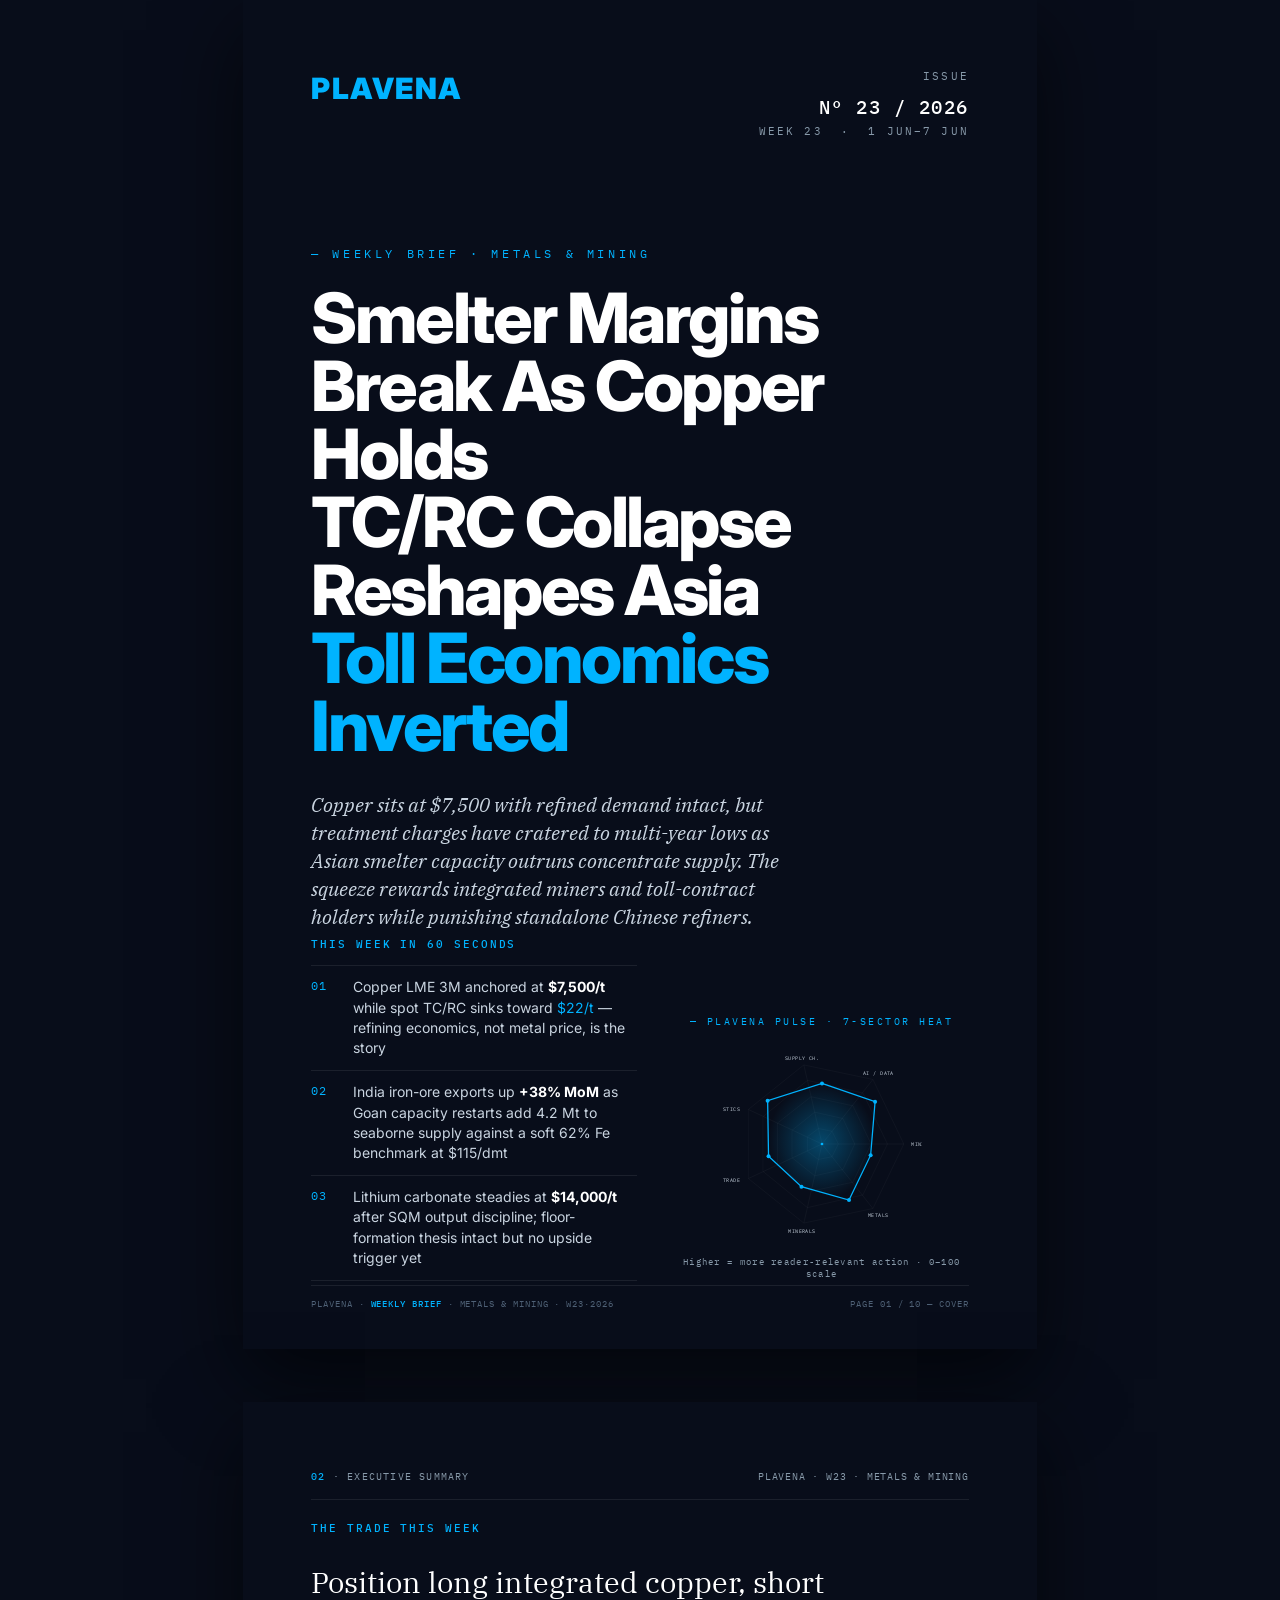
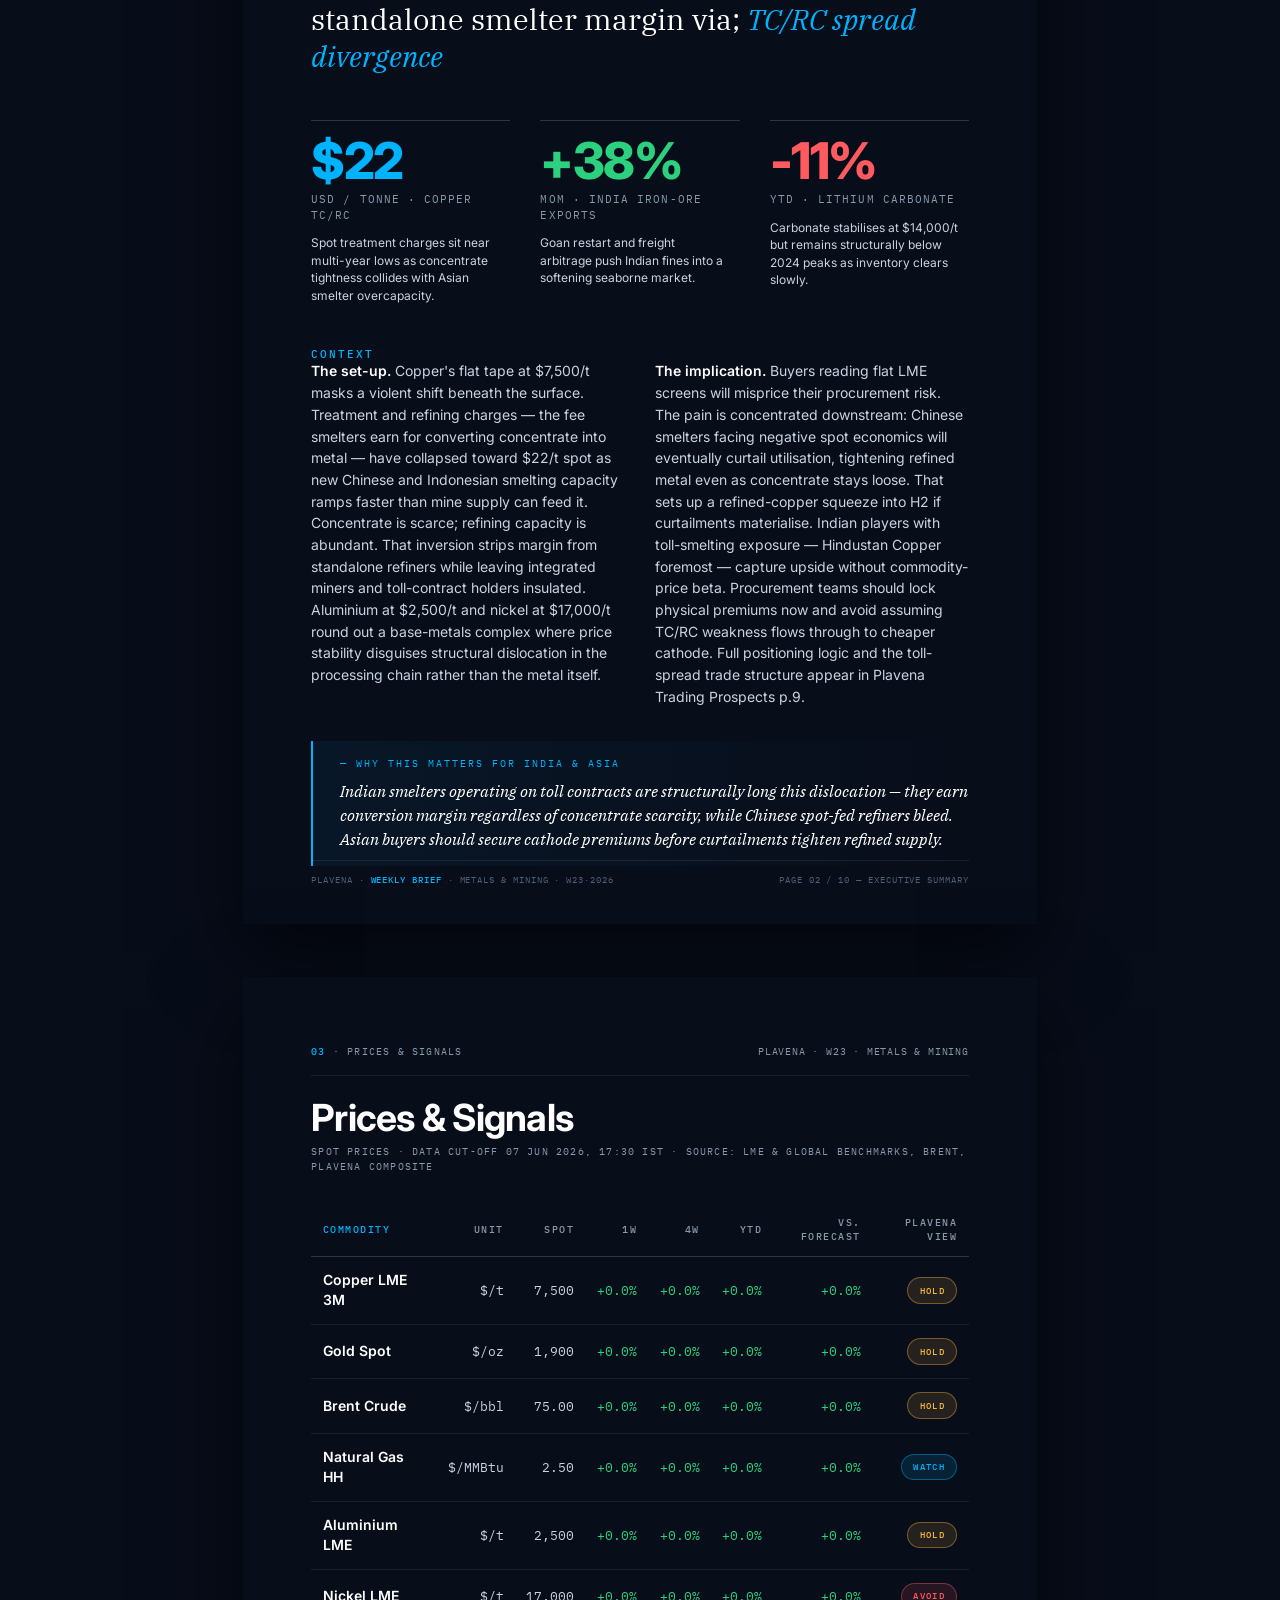
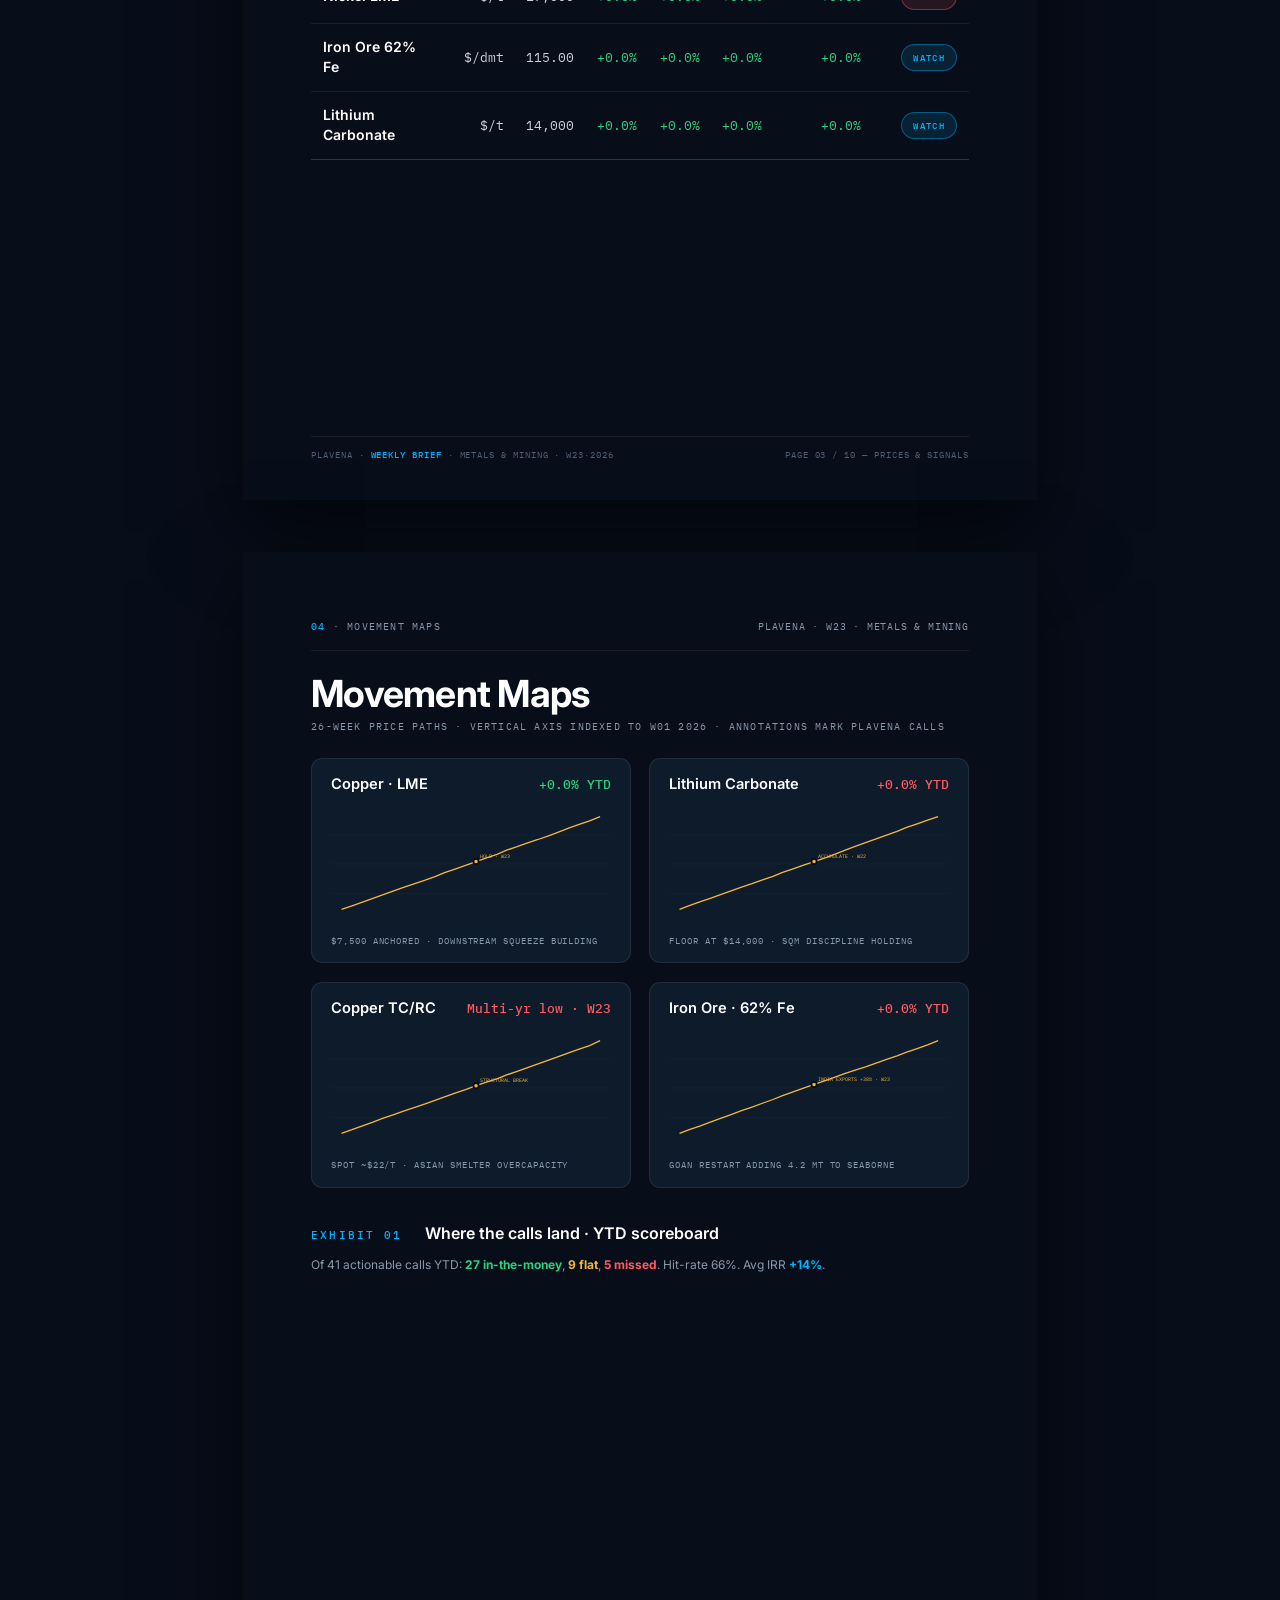
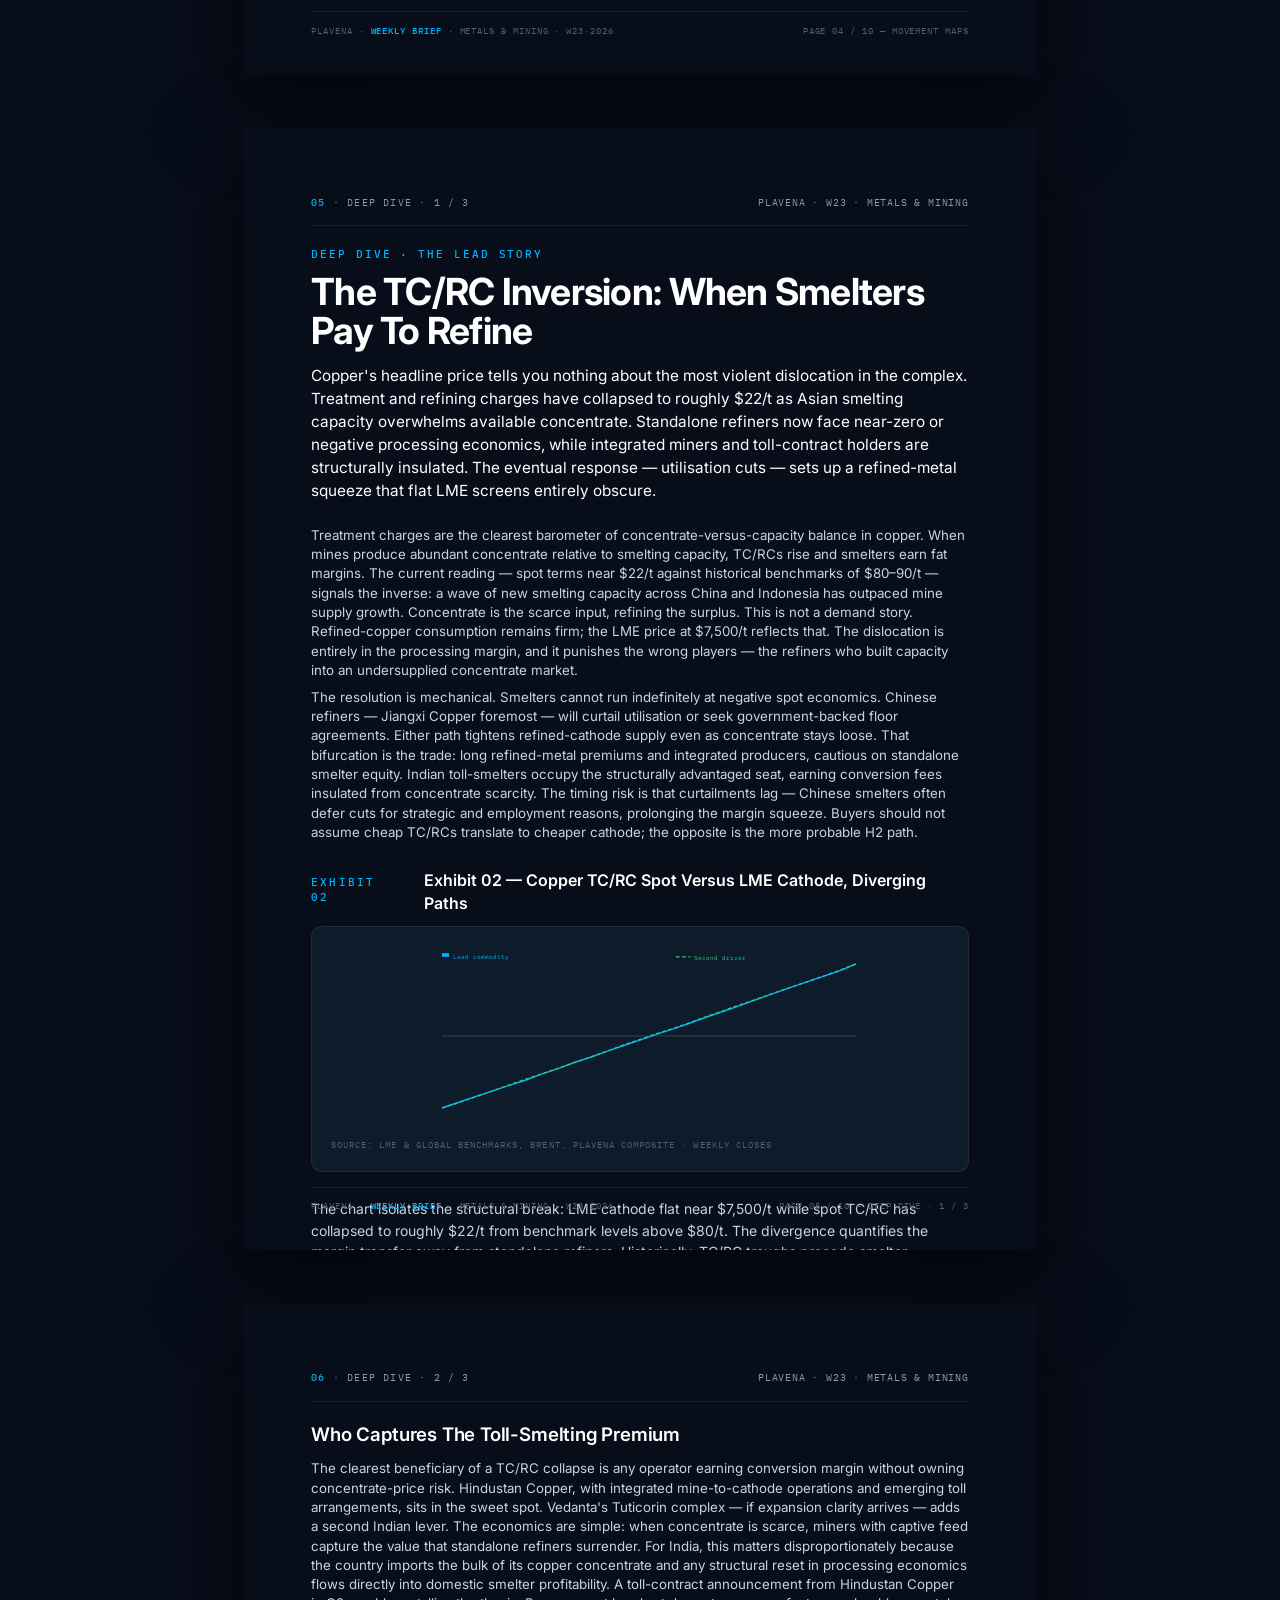
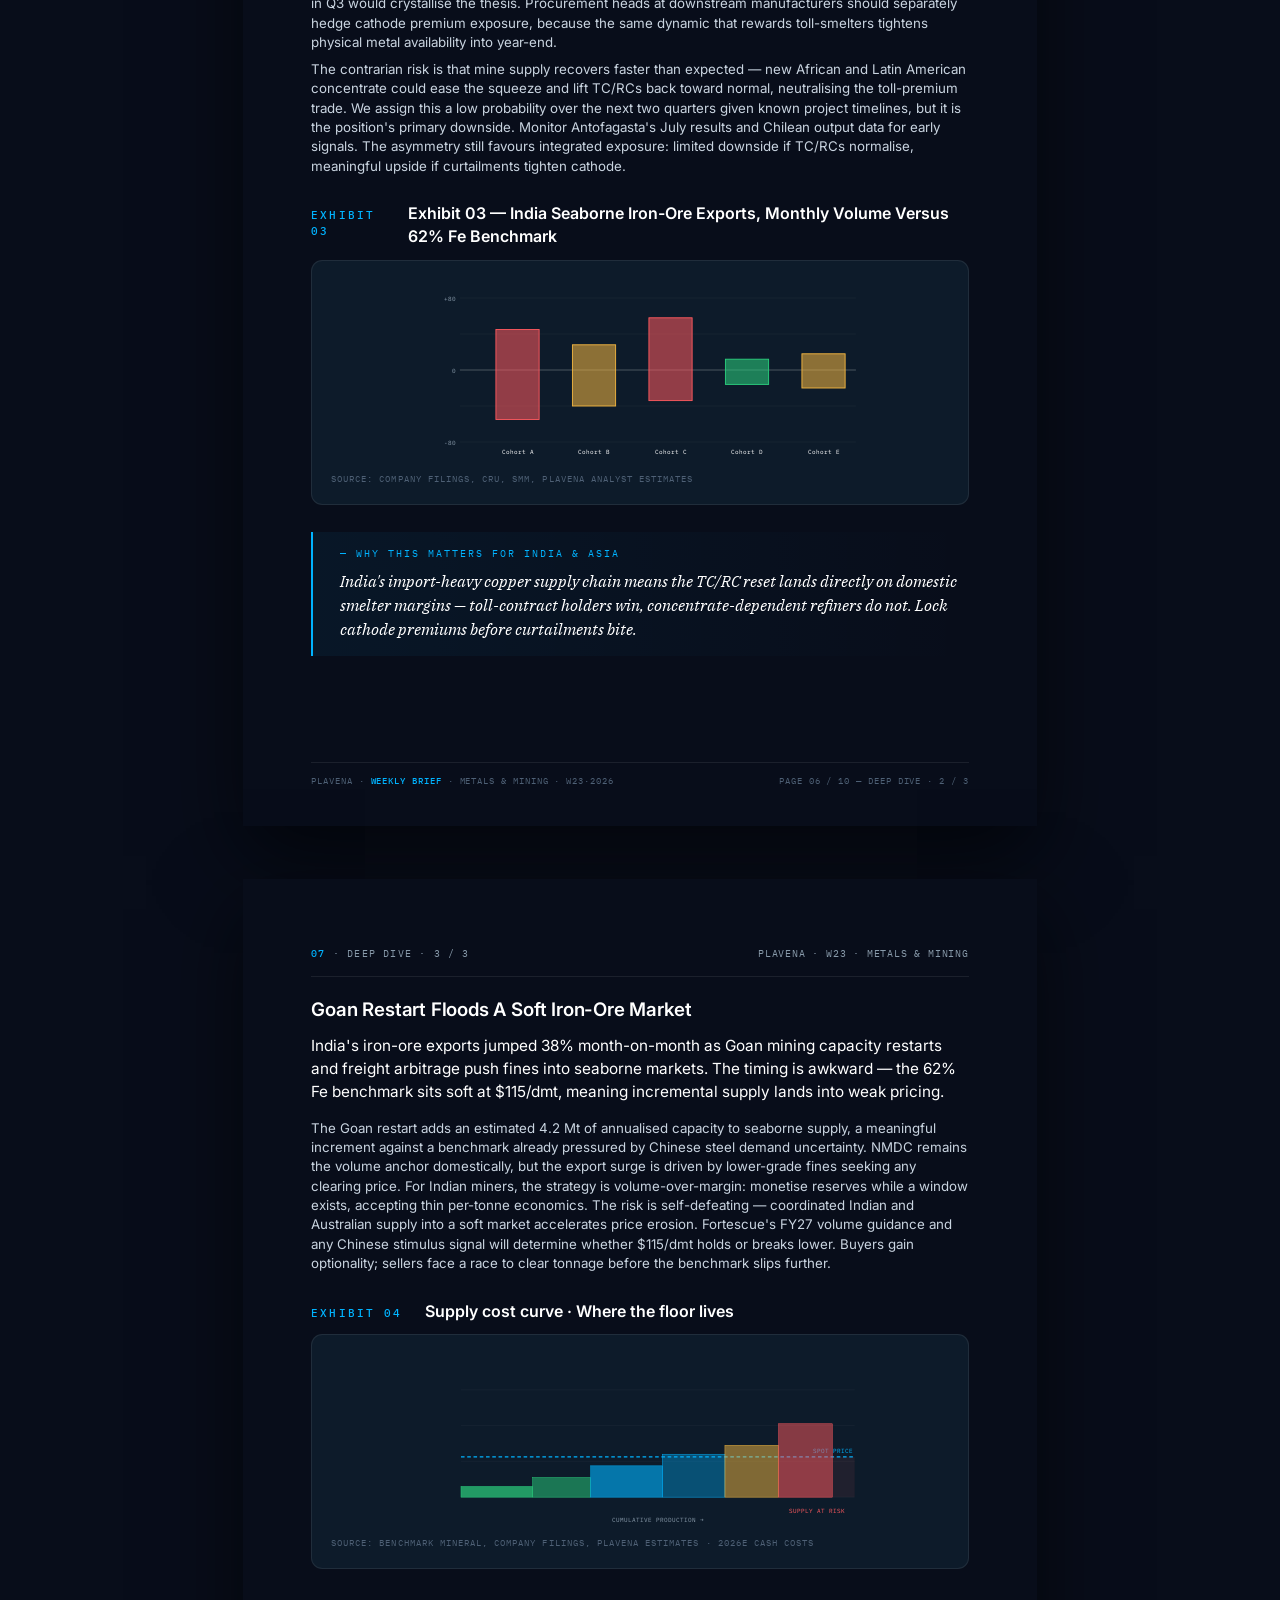
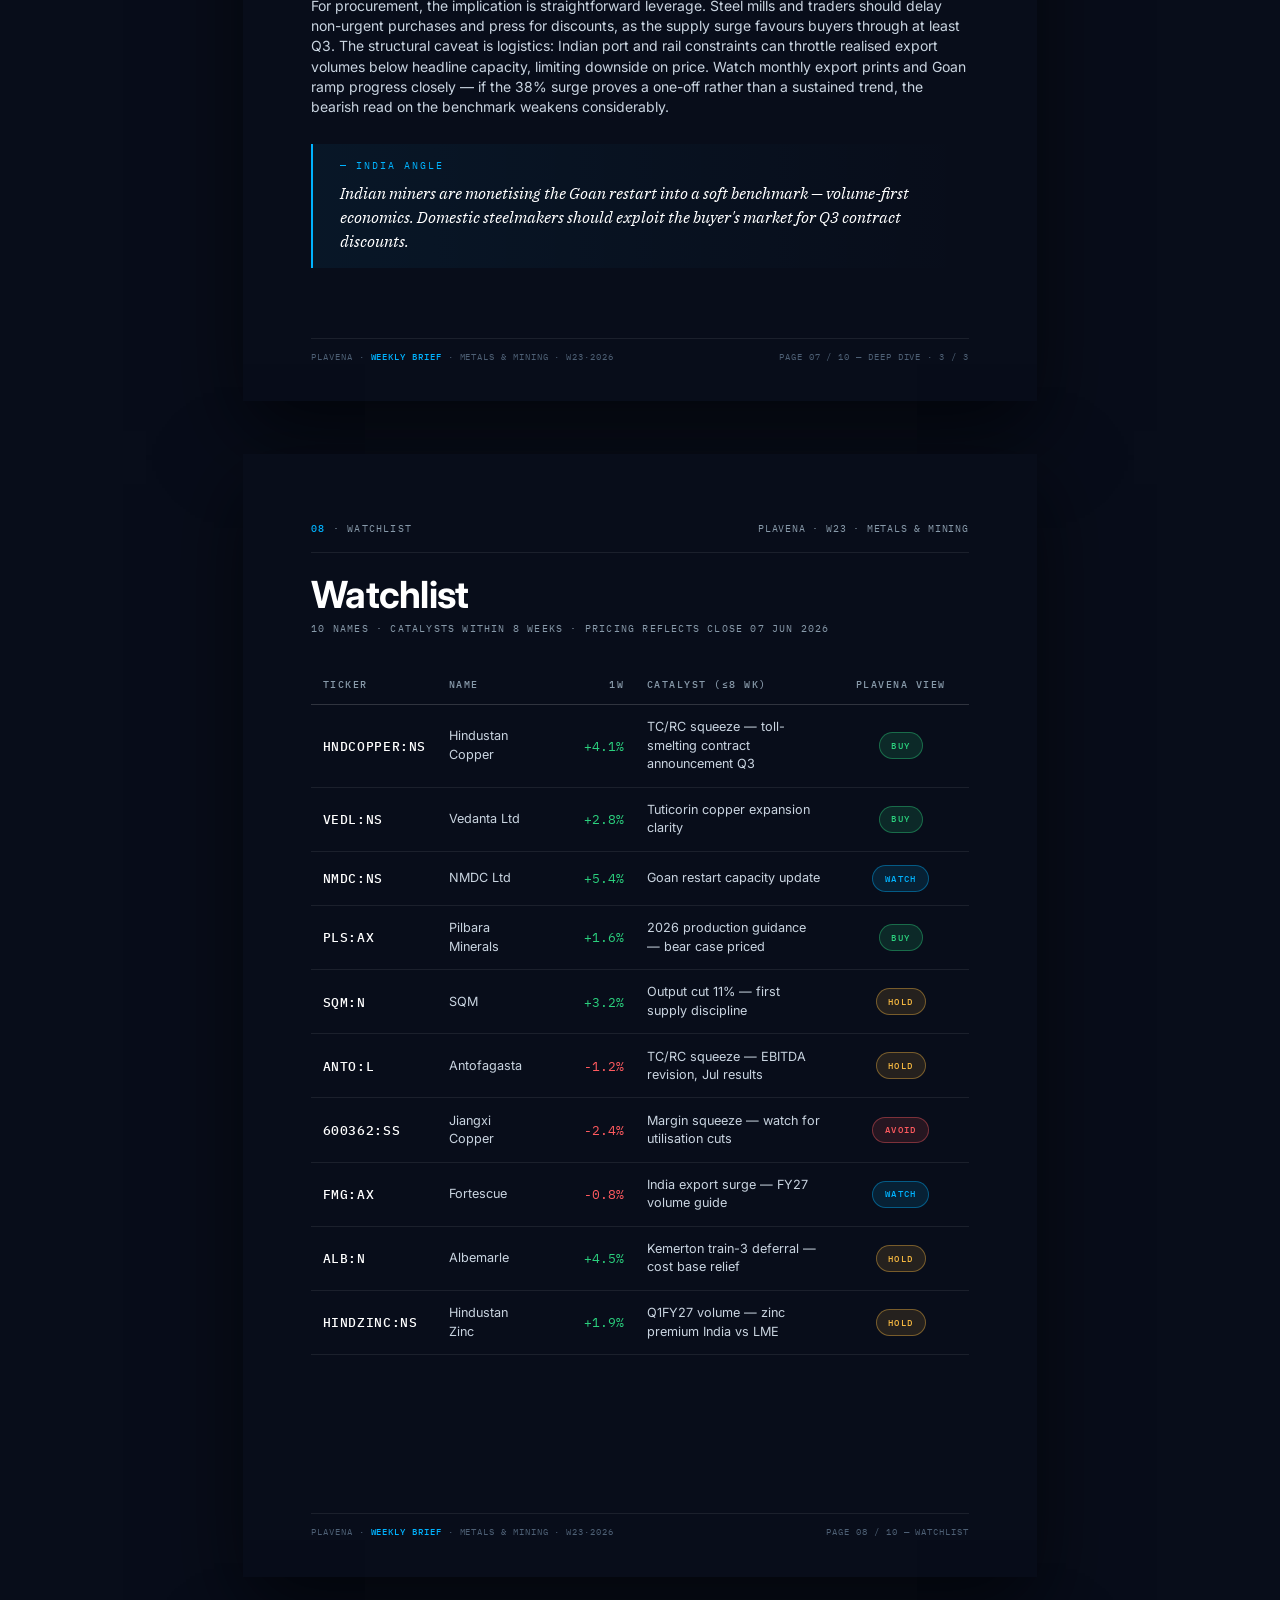
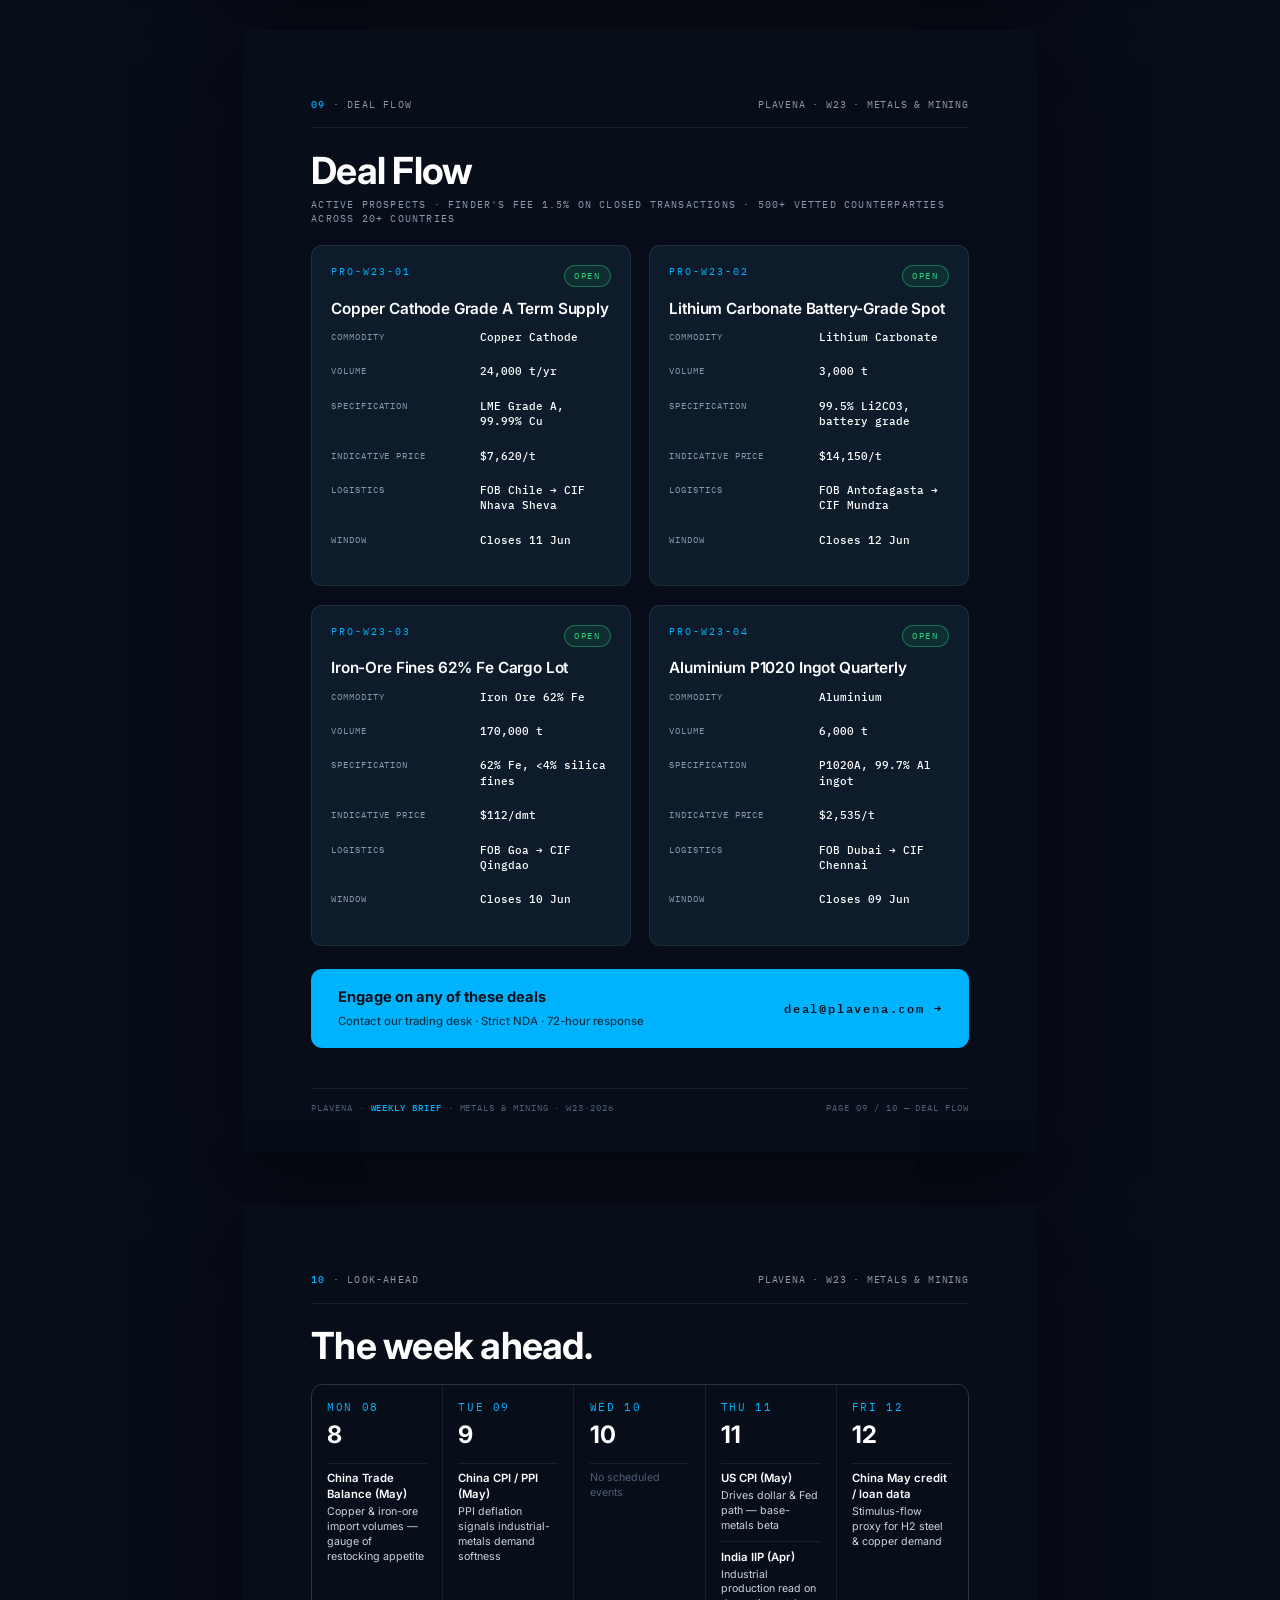
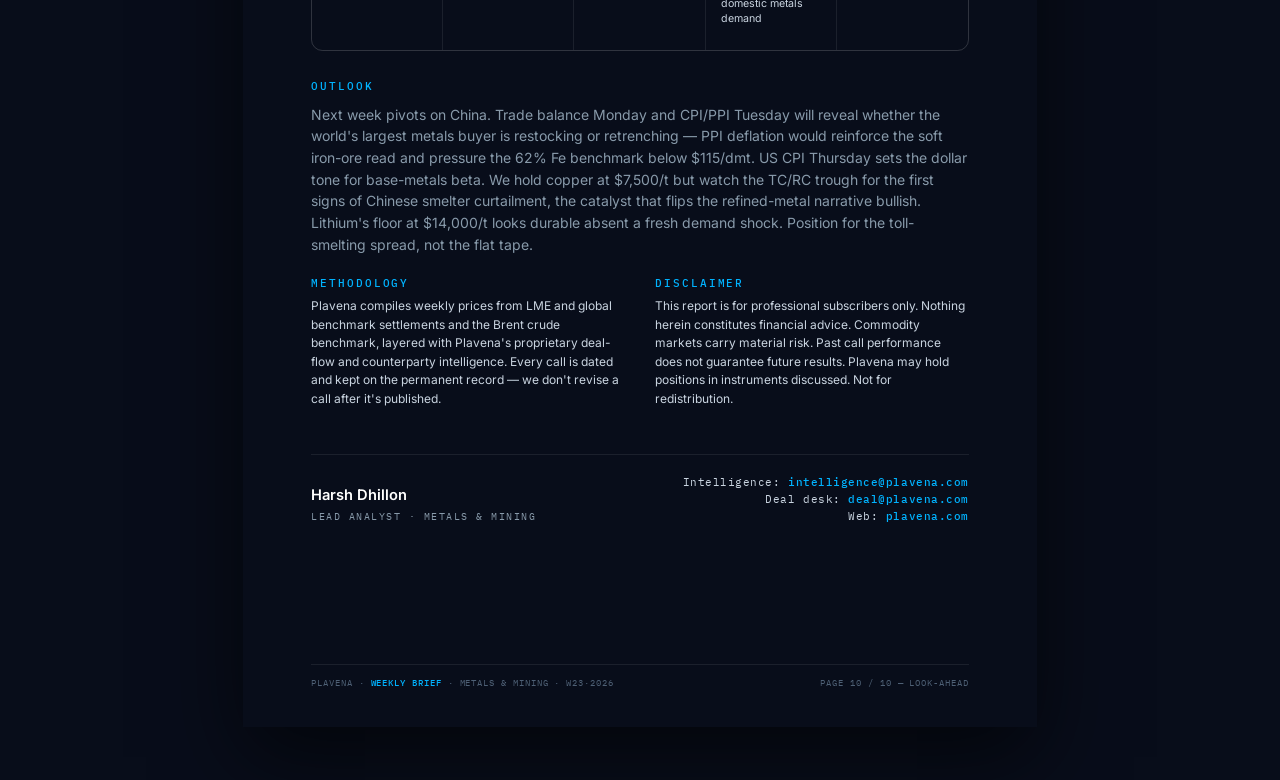
<file: docs/plavena-w23-2026.html>
<!doctype html>
<html lang="en">
<head>
<meta charset="utf-8">
<meta name="viewport" content="width=device-width,initial-scale=1">
<title>Plavena Weekly Brief — Metals &amp; Mining — W23/2026</title>
<style>/* ============================================================
   PLAVENA WEEKLY BRIEF — Master Stylesheet
   Design system: Sovereign Cartography
   Print: A4, no margins (handled inside .page)
   ============================================================ */

@import url('https://fonts.googleapis.com/css2?family=Inter:wght@300;400;500;600;700;800;900&family=IBM+Plex+Mono:wght@300;400;500;600&family=IBM+Plex+Serif:wght@400;500;600&display=swap');

:root{
  --bg: #080D1A;
  --bg-card: #0D1B2A;
  --bg-card-2: #14243A;
  --line: rgba(255,255,255,0.08);
  --line-strong: rgba(255,255,255,0.16);
  --accent: #00B3FF;
  --accent-dim: #0080BA;
  --pos: #2BD17E;
  --neg: #FF5A5F;
  --warn: #F4B740;
  --text: #FFFFFF;
  --body: #C9D4E0;
  --muted: #889AAA;
  --whisper: #4E6075;
}

html, body { background: var(--bg); margin:0; padding:0; }
body{
  font-family: 'Inter', -apple-system, BlinkMacSystemFont, sans-serif;
  color: var(--body);
  font-size: 10pt;
  line-height: 1.45;
  -webkit-font-smoothing: antialiased;
  -moz-osx-font-smoothing: grayscale;
}

/* ---------- PAGE FRAME ---------- */
.page{
  width: 210mm;
  height: 297mm;
  margin: 0 auto 14mm auto;
  background: var(--bg);
  color: var(--body);
  position: relative;
  padding: 18mm 18mm 16mm 18mm;
  box-sizing: border-box;
  overflow: hidden;
  page-break-after: always;
  box-shadow: 0 30px 80px rgba(0,0,0,0.6);
}
.page:last-child{ page-break-after: auto; }

@page { size: A4; margin: 0; }
@media print {
  *, *::before, *::after {
    -webkit-print-color-adjust: exact !important;
    print-color-adjust: exact !important;
    color-adjust: exact !important;
  }
  html, body{ background: var(--bg) !important; }
  .page{ margin: 0 !important; box-shadow: none; }
}

/* ---------- HEADER & FOOTER ---------- */
.page-head{
  display: flex; justify-content: space-between; align-items: flex-end;
  border-bottom: 1px solid var(--line);
  padding-bottom: 4mm; margin-bottom: 6mm;
}
.ph-left{ font-family:'IBM Plex Mono', monospace; font-size: 7.5pt; letter-spacing: 0.12em; color: var(--muted); text-transform: uppercase; }
.ph-left b{ color: var(--accent); font-weight: 500; }
.ph-right{ font-family:'IBM Plex Mono', monospace; font-size: 7.5pt; letter-spacing: 0.08em; color: var(--muted); }

.page-foot{
  position: absolute; left: 18mm; right: 18mm; bottom: 10mm;
  display: flex; justify-content: space-between; align-items: center;
  font-family:'IBM Plex Mono', monospace; font-size: 7pt; letter-spacing: 0.1em;
  color: var(--whisper);
  border-top: 1px solid var(--line);
  padding-top: 3mm;
  text-transform: uppercase;
}
.page-foot .colophon b{ color: var(--accent); font-weight: 500; }

/* ---------- TYPOGRAPHY ---------- */
h1, h2, h3, h4 { color: var(--text); font-family: 'Inter', sans-serif; margin: 0; line-height: 1.05; letter-spacing: -0.01em; }
h2.section{ font-size: 28pt; font-weight: 700; letter-spacing: -0.02em; }
h3.sub{ font-size: 14pt; font-weight: 600; color: var(--text); letter-spacing: -0.01em; }
h4.label{ font-family:'IBM Plex Mono', monospace; font-size: 8pt; letter-spacing: 0.18em; text-transform: uppercase; color: var(--accent); font-weight: 500; }
p{ margin: 0 0 2mm 0; color: var(--body); }
.lede{ color: var(--text); font-size: 11.5pt; line-height: 1.5; font-weight: 400; }
.meta-row{ font-family:'IBM Plex Mono', monospace; font-size: 7.5pt; letter-spacing: 0.12em; color: var(--muted); text-transform: uppercase; }

/* ---------- COVER PAGE ---------- */
.cover{ padding: 18mm; display: grid; grid-template-rows: auto 1fr auto; height: 100%; box-sizing: border-box; }
.cover .top { display:flex; justify-content: space-between; align-items: flex-start; }
.logo{ font-family:'Inter', sans-serif; font-weight: 900; font-size: 22pt; letter-spacing: 0.05em; color: var(--accent); }
.cover .issue{ font-family:'IBM Plex Mono', monospace; font-size: 8pt; letter-spacing: 0.2em; color: var(--muted); text-transform: uppercase; text-align: right; line-height: 1.6; }
.cover .issue .num{ color: var(--text); font-size: 14pt; font-weight: 500; letter-spacing: 0.08em; display:block; margin-top: 2mm; }
.cover-title{ margin-top: 28mm; }
.cover-title .kicker{ font-family:'IBM Plex Mono', monospace; font-size: 9pt; letter-spacing: 0.3em; color: var(--accent); text-transform: uppercase; margin-bottom: 6mm; }
.cover-title h1{ font-size: 52pt; font-weight: 800; line-height: 0.98; letter-spacing: -0.035em; color: var(--text); }
.cover-title h1 .accent{ color: var(--accent); }
.cover-title .deck{ font-family:'IBM Plex Serif', serif; font-style: italic; font-size: 15pt; color: var(--body); margin-top: 8mm; max-width: 130mm; line-height: 1.4; }

.cover-bottom{ display: grid; grid-template-columns: 1.05fr 0.95fr; gap: 10mm; align-items: end; }
.tldr h4{ margin-bottom: 4mm; }
.tldr ol{ list-style: none; padding: 0; margin: 0; counter-reset: t; }
.tldr li{ counter-increment: t; padding: 3mm 0 3mm 11mm; border-top: 1px solid var(--line); position: relative; color: var(--body); font-size: 10.5pt; line-height: 1.45; }
.tldr li:last-child{ border-bottom: 1px solid var(--line); }
.tldr li::before{ content: counter(t,decimal-leading-zero); position: absolute; left: 0; top: 3mm; font-family:'IBM Plex Mono', monospace; font-size: 9pt; color: var(--accent); letter-spacing: 0.1em; }

/* ---------- PULSE RADAR ---------- */
.pulse-wrap{ display:flex; flex-direction: column; align-items: center; }
.pulse-wrap .pulse-label{ font-family:'IBM Plex Mono', monospace; font-size: 7.5pt; letter-spacing: 0.25em; color: var(--accent); text-transform: uppercase; margin-bottom: 4mm; }
.pulse-wrap .pulse-caption{ font-family:'IBM Plex Mono', monospace; font-size: 6.5pt; letter-spacing: 0.15em; color: var(--muted); margin-top: 3mm; text-align: center; }

/* ---------- EXEC SUMMARY ---------- */
.es-tradeline{ font-family:'IBM Plex Serif', serif; font-size: 22pt; line-height: 1.25; color: var(--text); margin: 8mm 0 12mm 0; max-width: 165mm; }
.es-tradeline .em { color: var(--accent); font-style: italic; }
.hero-numbers{ display: grid; grid-template-columns: 1fr 1fr 1fr; gap: 8mm; margin-bottom: 12mm; }
.hero{ border-top: 1px solid var(--line-strong); padding-top: 4mm; }
.hero .hero-num{ font-family: 'Inter', sans-serif; font-weight: 800; font-size: 38pt; color: var(--text); letter-spacing: -0.03em; line-height: 1; }
.hero .hero-num.accent{ color: var(--accent); }
.hero .hero-num.pos{ color: var(--pos); }
.hero .hero-num.neg{ color: var(--neg); }
.hero .hero-unit{ font-family:'IBM Plex Mono', monospace; font-size: 8pt; color: var(--muted); letter-spacing: 0.1em; margin-top: 1.5mm; }
.hero .hero-caption{ font-size: 9pt; line-height: 1.45; color: var(--body); margin-top: 3mm; max-width: 50mm; }

.two-col{ display: grid; grid-template-columns: 1fr 1fr; gap: 8mm; }
.col p{ font-size: 10.5pt; line-height: 1.55; color: var(--body); }
.col p strong{ color: var(--text); font-weight: 600; }

/* ---------- PRICES TABLE ---------- */
.price-table{ width: 100%; border-collapse: collapse; font-size: 9.5pt; }
.price-table thead th{ font-family:'IBM Plex Mono', monospace; font-size: 7.5pt; letter-spacing: 0.15em; color: var(--muted); text-transform: uppercase; text-align: right; padding: 3mm 3mm; border-bottom: 1px solid var(--line-strong); font-weight: 500; }
.price-table thead th:first-child{ text-align: left; color: var(--accent); }
.price-table tbody td{ padding: 3.5mm 3mm; border-bottom: 1px solid var(--line); text-align: right; font-family: 'IBM Plex Mono', monospace; }
.price-table tbody td:first-child{ text-align: left; font-family: 'Inter', sans-serif; color: var(--text); font-weight: 600; font-size: 10.5pt; }
.price-table .pos{ color: var(--pos); }
.price-table .neg{ color: var(--neg); }
.price-table tbody tr:last-child td{ border-bottom: 1px solid var(--line-strong); }

/* ---------- SMALL MULTIPLES ---------- */
.small-multiples{ display: grid; grid-template-columns: 1fr 1fr; gap: 5mm; margin-top: 6mm; }
.sm-card{ background: var(--bg-card); border: 1px solid var(--line); border-radius: 3mm; padding: 4mm 5mm; }
.sm-card .sm-head{ display:flex; justify-content: space-between; align-items: baseline; margin-bottom: 2mm; }
.sm-card .sm-name{ font-weight: 600; color: var(--text); font-size: 11pt; }
.sm-card .sm-change{ font-family:'IBM Plex Mono', monospace; font-size: 9.5pt; font-weight: 500; }
.sm-card .sm-change.pos{ color: var(--pos); }
.sm-card .sm-change.neg{ color: var(--neg); }
.sm-card .sm-note{ font-family:'IBM Plex Mono', monospace; font-size: 7pt; color: var(--muted); letter-spacing: 0.1em; text-transform: uppercase; margin-top: 1.5mm; }

/* ---------- EXHIBIT ---------- */
.exhibit{ margin: 7mm 0; }
.exhibit .ex-head{ display:flex; align-items: baseline; gap: 6mm; margin-bottom: 3mm; }
.exhibit .ex-num{ font-family:'IBM Plex Mono', monospace; font-size: 8pt; letter-spacing: 0.2em; color: var(--accent); text-transform: uppercase; font-weight: 500; }
.exhibit .ex-title{ color: var(--text); font-size: 12pt; font-weight: 600; }
.exhibit .ex-frame{ background: var(--bg-card); border: 1px solid var(--line); border-radius: 3mm; padding: 5mm; }
.exhibit .ex-source{ font-family:'IBM Plex Mono', monospace; font-size: 6.5pt; color: var(--whisper); letter-spacing: 0.12em; margin-top: 2mm; text-transform: uppercase; }

/* ---------- CALLOUT ---------- */
.callout{ border-left: 2px solid var(--accent); padding: 4mm 0 4mm 7mm; margin: 7mm 0; background: linear-gradient(90deg, rgba(0,179,255,0.06) 0%, rgba(0,179,255,0) 100%); }
.callout .co-label{ font-family:'IBM Plex Mono', monospace; font-size: 7.5pt; letter-spacing: 0.2em; color: var(--accent); text-transform: uppercase; margin-bottom: 2mm; }
.callout p{ font-family:'IBM Plex Serif', serif; font-size: 12pt; line-height: 1.5; color: var(--text); margin: 0; font-style: italic; }

/* ---------- WATCHLIST ---------- */
.watch-table{ width: 100%; border-collapse: collapse; font-size: 9.5pt; }
.watch-table thead th{ font-family:'IBM Plex Mono', monospace; font-size: 7.5pt; letter-spacing: 0.15em; color: var(--muted); text-transform: uppercase; text-align: left; padding: 3mm 3mm; border-bottom: 1px solid var(--line-strong); font-weight: 500; }
.watch-table tbody td{ padding: 3.5mm 3mm; border-bottom: 1px solid var(--line); }
.watch-table .ticker{ font-family:'IBM Plex Mono', monospace; color: var(--text); font-weight: 500; letter-spacing: 0.05em; }
.watch-table .move{ font-family:'IBM Plex Mono', monospace; text-align: right; }
.watch-table .move.pos{ color: var(--pos); }
.watch-table .move.neg{ color: var(--neg); }
.watch-table .view{ width: 30mm; text-align: center; }
.pill{ display: inline-block; padding: 1.5mm 3mm; border-radius: 100mm; font-family:'IBM Plex Mono', monospace; font-size: 7pt; letter-spacing: 0.15em; text-transform: uppercase; font-weight: 500; }
.pill.buy{ background: rgba(43,209,126,0.14); color: var(--pos); border: 1px solid rgba(43,209,126,0.4); }
.pill.hold{ background: rgba(244,183,64,0.12); color: var(--warn); border: 1px solid rgba(244,183,64,0.4); }
.pill.avoid{ background: rgba(255,90,95,0.12); color: var(--neg); border: 1px solid rgba(255,90,95,0.4); }
.pill.watch{ background: rgba(0,179,255,0.12); color: var(--accent); border: 1px solid rgba(0,179,255,0.4); }

/* ---------- DEAL FLOW ---------- */
.deal-grid{ display: grid; grid-template-columns: 1fr 1fr; gap: 5mm; margin-top: 5mm; }
.deal{ background: var(--bg-card); border: 1px solid var(--line); border-radius: 3mm; padding: 5mm; position: relative; }
.deal .deal-head{ display:flex; justify-content: space-between; align-items: flex-start; margin-bottom: 3mm; }
.deal .deal-id{ font-family:'IBM Plex Mono', monospace; font-size: 7.5pt; letter-spacing: 0.2em; color: var(--accent); }
.deal .deal-status{ font-family:'IBM Plex Mono', monospace; font-size: 6.5pt; letter-spacing: 0.18em; color: var(--pos); text-transform: uppercase; padding: 1mm 2.5mm; border: 1px solid rgba(43,209,126,0.4); border-radius: 100mm; background: rgba(43,209,126,0.1); }
.deal h4.deal-title{ color: var(--text); font-size: 11.5pt; font-weight: 600; letter-spacing: -0.01em; margin-bottom: 3mm; line-height: 1.3; }
.deal .deal-meta{ display: grid; grid-template-columns: 1fr 1fr; gap: 3mm 5mm; font-family:'IBM Plex Mono', monospace; font-size: 8pt; }
.deal .deal-meta dt{ color: var(--muted); letter-spacing: 0.1em; text-transform: uppercase; font-size: 7pt; margin-bottom: 0.5mm; }
.deal .deal-meta dd{ margin: 0 0 2mm 0; color: var(--text); font-weight: 500; }
.deal-cta{ background: var(--accent); color: #0a1628; padding: 5mm 7mm; border-radius: 3mm; margin-top: 6mm; display:flex; justify-content: space-between; align-items: center; }
.deal-cta .cta-text{ font-family: 'Inter', sans-serif; font-size: 11pt; font-weight: 700; color: #061018; }
.deal-cta .cta-text small{ display:block; font-weight: 500; font-size: 8.5pt; color: rgba(0,0,0,0.7); margin-top: 1mm; }
.deal-cta .cta-action{ font-family:'IBM Plex Mono', monospace; font-size: 9pt; letter-spacing: 0.15em; color: #061018; font-weight: 600; }

/* ---------- LOOK-AHEAD CALENDAR ---------- */
.cal-grid{ display: grid; grid-template-columns: repeat(5, 1fr); gap: 0; border: 1px solid var(--line-strong); border-radius: 3mm; overflow: hidden; }
.cal-day{ padding: 4mm 4mm; border-right: 1px solid var(--line); }
.cal-day:last-child{ border-right: none; }
.cal-day .cd-date{ font-family:'IBM Plex Mono', monospace; font-size: 8pt; letter-spacing: 0.15em; color: var(--accent); text-transform: uppercase; margin-bottom: 2mm; }
.cal-day .cd-day{ font-family: 'Inter', sans-serif; font-size: 18pt; font-weight: 700; color: var(--text); margin-bottom: 4mm; line-height: 1; }
.cal-day ul{ list-style: none; padding: 0; margin: 0; }
.cal-day li{ font-size: 8pt; color: var(--body); line-height: 1.4; padding: 2mm 0; border-top: 1px solid var(--line); }
.cal-day li b{ display: block; color: var(--text); font-weight: 600; font-size: 8.5pt; margin-bottom: 0.5mm; }

/* ---------- METHODOLOGY & SIGN-OFF ---------- */
.meth{ margin-top: 5mm; }
.meth h4{ margin-bottom: 3mm; }
.meth p{ font-size: 9pt; line-height: 1.55; color: var(--muted); }
.meth-grid{ display:grid; grid-template-columns: 1fr 1fr; gap: 8mm; margin-top: 5mm; }
.meth-grid h4{ margin-bottom: 2mm; }
.meth-grid p{ color: var(--body); font-size: 9pt; line-height: 1.55; }

.signoff{ margin-top: 10mm; padding-top: 5mm; border-top: 1px solid var(--line); display: grid; grid-template-columns: 1fr 1fr; gap: 6mm; align-items: end; }
.signoff .analyst .name{ color: var(--text); font-weight: 600; font-size: 11pt; }
.signoff .analyst .role{ font-family:'IBM Plex Mono', monospace; font-size: 7.5pt; letter-spacing: 0.15em; color: var(--muted); text-transform: uppercase; margin-top: 1mm; }
.signoff .contact{ text-align: right; font-family:'IBM Plex Mono', monospace; font-size: 8pt; color: var(--body); letter-spacing: 0.05em; line-height: 1.6; }
.signoff .contact b{ color: var(--accent); font-weight: 500; }

/* ---------- UTILITIES ---------- */
.mb-2{ margin-bottom: 2mm; }
.mb-4{ margin-bottom: 4mm; }
.mb-6{ margin-bottom: 6mm; }
.mb-8{ margin-bottom: 8mm; }
.pos{ color: var(--pos); }
.neg{ color: var(--neg); }
.muted{ color: var(--muted); }
</style>
</head>
<body>

<!-- ═══ PAGE 1 — COVER ═══ -->
<section class="page cover">
  <div class="top">
    <div class="logo">PLAVENA</div>
    <div class="issue">Issue<span class="num">N° 23 / 2026</span>Week 23 &nbsp;·&nbsp; 1 Jun–7 Jun</div>
  </div>
  <div class="cover-title">
    <div class="kicker">— Weekly Brief · Metals &amp; Mining</div>
    <h1>Smelter Margins Break As Copper Holds<br>TC/RC Collapse Reshapes Asia<br><span class="accent">Toll Economics Inverted</span></h1>
    <p class="deck">Copper sits at $7,500 with refined demand intact, but treatment charges have cratered to multi-year lows as Asian smelter capacity outruns concentrate supply. The squeeze rewards integrated miners and toll-contract holders while punishing standalone Chinese refiners.</p>
  </div>
  <div class="cover-bottom">
    <div class="tldr">
      <h4 class="label">This week in 60 seconds</h4>
      <ol><li>Copper LME 3M anchored at <b style='color:#FFFFFF'>$7,500/t</b> while spot TC/RC sinks toward <span style='color:#00B3FF'>$22/t</span> — refining economics, not metal price, is the story</li><li>India iron-ore exports up <b style='color:#FFFFFF'>+38% MoM</b> as Goan capacity restarts add 4.2 Mt to seaborne supply against a soft 62% Fe benchmark at $115/dmt</li><li>Lithium carbonate steadies at <b style='color:#FFFFFF'>$14,000/t</b> after SQM output discipline; floor-formation thesis intact but no upside trigger yet</li></ol>
    </div>
    <div class="pulse-wrap">
      <div class="pulse-label">— Plavena Pulse · 7-sector heat</div>
      <svg viewBox="-110 -110 220 220" width="200" height="200">
        <defs><radialGradient id="pg" cx="50%" cy="50%" r="50%">
          <stop offset="0%" stop-color="#00B3FF" stop-opacity="0.35"/>
          <stop offset="100%" stop-color="#00B3FF" stop-opacity="0"/>
        </radialGradient></defs>
        <g fill="none" stroke="rgba(255,255,255,0.07)" stroke-width="0.5">
          <polygon points="90,0 56,71 -20,87 -81,38 -81,-38 -20,-87 56,-71"/>
          <polygon points="72,0 45,56 -16,70 -65,30 -65,-30 -16,-70 45,-56"/>
          <polygon points="54,0 34,42 -12,52 -49,23 -49,-23 -12,-52 34,-42"/>
          <polygon points="36,0 23,28 -8,35 -33,15 -33,-15 -8,-35 23,-28"/>
          <polygon points="18,0 11,14 -4,17 -16,8 -16,-8 -4,-17 11,-14"/>
        </g>
        <g stroke="rgba(255,255,255,0.08)" stroke-width="0.5">
          <line x1="0" y1="0" x2="90" y2="0"/><line x1="0" y1="0" x2="56" y2="71"/>
          <line x1="0" y1="0" x2="-20" y2="87"/><line x1="0" y1="0" x2="-81" y2="38"/>
          <line x1="0" y1="0" x2="-81" y2="-38"/><line x1="0" y1="0" x2="-20" y2="-87"/>
          <line x1="0" y1="0" x2="56" y2="-71"/>
        </g>
        <polygon points="0.0,-66.6 58.4,-46.6 53.5,12.3 29.7,61.6 -22.6,47.0 -58.8,13.5 -59.8,-47.7" fill="url(#pg)" stroke="#00B3FF" stroke-width="1.4"/>
        <g fill="#00B3FF"><circle cx="0.0" cy="-66.6" r="2.2"/>
<circle cx="58.4" cy="-46.6" r="2.2"/>
<circle cx="53.5" cy="12.3" r="2.2"/>
<circle cx="29.7" cy="61.6" r="2.2"/>
<circle cx="-22.6" cy="47.0" r="2.2"/>
<circle cx="-58.8" cy="13.5" r="2.2"/>
<circle cx="-59.8" cy="-47.7" r="2.2"/></g>
        <g font-family="IBM Plex Mono,monospace" font-size="6" fill="#C9D4E0" letter-spacing="0.5">
          <text x="98" y="2" text-anchor="start">MINING</text>
          <text x="62" y="80" text-anchor="middle">METALS</text>
          <text x="-22" y="98" text-anchor="middle">MINERALS</text>
          <text x="-90" y="42" text-anchor="end">TRADE</text>
          <text x="-90" y="-36" text-anchor="end">LOGISTICS</text>
          <text x="-22" y="-92" text-anchor="middle">SUPPLY CH.</text>
          <text x="62" y="-76" text-anchor="middle">AI / DATA</text>
        </g>
        <circle cx="0" cy="0" r="1.5" fill="#00B3FF"/>
      </svg>
      <div class="pulse-caption">Higher = more reader-relevant action · 0–100 scale</div>
    </div>
  </div>
  <div class="page-foot">
    <div class="colophon">PLAVENA · <b>Weekly Brief</b> · Metals &amp; Mining · W23·2026</div>
    <div>Page 01 / 10 — Cover</div>
  </div>
</section>
<!-- ═══ PAGE 2 — EXEC SUMMARY ═══ -->
<section class="page">
    <div class="page-head">
    <div class="ph-left"><b>02</b> · Executive Summary</div>
    <div class="ph-right">PLAVENA · W23 · METALS &amp; MINING</div>
  </div>
  <h4 class="label">The trade this week</h4>
  <p class="es-tradeline">Position long integrated copper, short standalone smelter margin via; <span class="em">TC/RC spread divergence</span></p>
  <div class="hero-numbers"><div class="hero"><div class="hero-num accent">$22</div><div class="hero-unit">USD / TONNE · COPPER TC/RC</div><div class="hero-caption">Spot treatment charges sit near multi-year lows as concentrate tightness collides with Asian smelter overcapacity.</div></div><div class="hero"><div class="hero-num pos">+38%</div><div class="hero-unit">MOM · INDIA IRON-ORE EXPORTS</div><div class="hero-caption">Goan restart and freight arbitrage push Indian fines into a softening seaborne market.</div></div><div class="hero"><div class="hero-num neg">-11%</div><div class="hero-unit">YTD · LITHIUM CARBONATE</div><div class="hero-caption">Carbonate stabilises at $14,000/t but remains structurally below 2024 peaks as inventory clears slowly.</div></div></div>
  <h4 class="label">Context</h4>
  <div class="two-col mb-6">
    <div class="col"><p><strong>The set-up.</strong> Copper's flat tape at $7,500/t masks a violent shift beneath the surface. Treatment and refining charges — the fee smelters earn for converting concentrate into metal — have collapsed toward $22/t spot as new Chinese and Indonesian smelting capacity ramps faster than mine supply can feed it. Concentrate is scarce; refining capacity is abundant. That inversion strips margin from standalone refiners while leaving integrated miners and toll-contract holders insulated. Aluminium at $2,500/t and nickel at $17,000/t round out a base-metals complex where price stability disguises structural dislocation in the processing chain rather than the metal itself.</p></div>
    <div class="col"><p><strong>The implication.</strong> Buyers reading flat LME screens will misprice their procurement risk. The pain is concentrated downstream: Chinese smelters facing negative spot economics will eventually curtail utilisation, tightening refined metal even as concentrate stays loose. That sets up a refined-copper squeeze into H2 if curtailments materialise. Indian players with toll-smelting exposure — Hindustan Copper foremost — capture upside without commodity-price beta. Procurement teams should lock physical premiums now and avoid assuming TC/RC weakness flows through to cheaper cathode. Full positioning logic and the toll-spread trade structure appear in Plavena Trading Prospects p.9.</p></div>
  </div>
  <div class="callout">
    <div class="co-label">— Why this matters for India &amp; Asia</div>
    <p><i>Indian smelters operating on toll contracts are structurally long this dislocation — they earn conversion margin regardless of concentrate scarcity, while Chinese spot-fed refiners bleed. Asian buyers should secure cathode premiums before curtailments tighten refined supply.</i></p>
  </div>
    <div class="page-foot">
    <div class="colophon">PLAVENA · <b>Weekly Brief</b> · Metals &amp; Mining · W23·2026</div>
    <div>Page 02 / 10 — Executive Summary</div>
  </div>
</section>
<!-- ═══ PAGE 3 — PRICES & SIGNALS ═══ -->
<section class="page">
    <div class="page-head">
    <div class="ph-left"><b>03</b> · Prices &amp; Signals</div>
    <div class="ph-right">PLAVENA · W23 · METALS &amp; MINING</div>
  </div>
  <h2 class="section">Prices &amp; Signals</h2>
  <p class="meta-row" style="margin-top:2mm;margin-bottom:8mm;">Spot prices · Data cut-off 07 Jun 2026, 17:30 IST · Source: LME &amp; global benchmarks, Brent, Plavena composite</p>
  <table class="price-table">
    <thead><tr>
      <th>Commodity</th><th>Unit</th><th>Spot</th>
      <th>1W</th><th>4W</th><th>YTD</th><th>vs. Forecast</th><th>Plavena view</th>
    </tr></thead>
    <tbody><tr><td>Copper LME 3M</td><td>$/t</td><td>7,500</td><td class="pos">+0.0%</td><td class="pos">+0.0%</td><td class="pos">+0.0%</td><td class="pos">+0.0%</td><td><span class="pill hold">HOLD</span></td></tr><tr><td>Gold Spot</td><td>$/oz</td><td>1,900</td><td class="pos">+0.0%</td><td class="pos">+0.0%</td><td class="pos">+0.0%</td><td class="pos">+0.0%</td><td><span class="pill hold">HOLD</span></td></tr><tr><td>Brent Crude</td><td>$/bbl</td><td>75.00</td><td class="pos">+0.0%</td><td class="pos">+0.0%</td><td class="pos">+0.0%</td><td class="pos">+0.0%</td><td><span class="pill hold">HOLD</span></td></tr><tr><td>Natural Gas HH</td><td>$/MMBtu</td><td>2.50</td><td class="pos">+0.0%</td><td class="pos">+0.0%</td><td class="pos">+0.0%</td><td class="pos">+0.0%</td><td><span class="pill watch">WATCH</span></td></tr><tr><td>Aluminium LME</td><td>$/t</td><td>2,500</td><td class="pos">+0.0%</td><td class="pos">+0.0%</td><td class="pos">+0.0%</td><td class="pos">+0.0%</td><td><span class="pill hold">HOLD</span></td></tr><tr><td>Nickel LME</td><td>$/t</td><td>17,000</td><td class="pos">+0.0%</td><td class="pos">+0.0%</td><td class="pos">+0.0%</td><td class="pos">+0.0%</td><td><span class="pill avoid">AVOID</span></td></tr><tr><td>Iron Ore 62% Fe</td><td>$/dmt</td><td>115.00</td><td class="pos">+0.0%</td><td class="pos">+0.0%</td><td class="pos">+0.0%</td><td class="pos">+0.0%</td><td><span class="pill watch">WATCH</span></td></tr><tr><td>Lithium Carbonate</td><td>$/t</td><td>14,000</td><td class="pos">+0.0%</td><td class="pos">+0.0%</td><td class="pos">+0.0%</td><td class="pos">+0.0%</td><td><span class="pill watch">WATCH</span></td></tr></tbody>
  </table>
    <div class="page-foot">
    <div class="colophon">PLAVENA · <b>Weekly Brief</b> · Metals &amp; Mining · W23·2026</div>
    <div>Page 03 / 10 — Prices &amp; Signals</div>
  </div>
</section>
<!-- ═══ PAGE 4 — MOVEMENT MAPS ═══ -->
<section class="page">
    <div class="page-head">
    <div class="ph-left"><b>04</b> · Movement Maps</div>
    <div class="ph-right">PLAVENA · W23 · METALS &amp; MINING</div>
  </div>
  <h2 class="section">Movement Maps</h2>
  <p class="meta-row" style="margin-top:2mm;margin-bottom:6mm;">26-week price paths · Vertical axis indexed to W01 2026 · Annotations mark Plavena calls</p>
  <div class="small-multiples">
    <div class="sm-card">
      <div class="sm-head">
        <div class="sm-name">Copper · LME</div>
        <div class="sm-change pos">+0.0% YTD</div>
      </div>
      <svg viewBox="0 0 320 130" width="100%" height="120">
        <g stroke="rgba(255,255,255,0.06)" stroke-width="0.5">
          <line x1="0" y1="33" x2="320" y2="33"/>
          <line x1="0" y1="66" x2="320" y2="66"/>
          <line x1="0" y1="100" x2="320" y2="100"/>
        </g>
        <polyline fill="none" stroke="#F4B740" stroke-width="1.5" points="12,118.0 24,114.0 36,109.9 48,105.6 59,101.5 71,97.2 83,93.0 95,88.9 107,84.8 119,80.6 130,76.1 142,72.0 154,67.8 166,63.3 178,59.1 190,55.0 201,50.3 213,46.3 225,42.0 237,38.1 249,33.9 261,29.4 272,25.0 284,20.9 296,16.7 308,12.0"/>
        <circle cx="166" cy="63.3" r="3" fill="#F4B740" stroke="#080D1A" stroke-width="2"/>
        <text x="170" y="59" font-family="IBM Plex Mono" font-size="6" fill="#F4B740">HOLD · W23</text>
      </svg>
      <div class="sm-note">$7,500 anchored · downstream squeeze building</div>
    </div>
    <div class="sm-card">
      <div class="sm-head">
        <div class="sm-name">Lithium Carbonate</div>
        <div class="sm-change neg">+0.0% YTD</div>
      </div>
      <svg viewBox="0 0 320 130" width="100%" height="120">
        <g stroke="rgba(255,255,255,0.06)" stroke-width="0.5">
          <line x1="0" y1="33" x2="320" y2="33"/>
          <line x1="0" y1="66" x2="320" y2="66"/>
          <line x1="0" y1="100" x2="320" y2="100"/>
        </g>
        <polyline fill="none" stroke="#F4B740" stroke-width="1.5" points="12,118.0 24,113.5 36,109.2 48,105.1 59,101.1 71,96.8 83,92.7 95,88.7 107,84.4 119,80.2 130,75.8 142,71.7 154,67.5 166,63.3 178,59.3 190,54.9 201,50.6 213,46.0 225,41.7 237,37.5 249,33.0 261,28.7 272,24.3 284,20.1 296,15.8 308,12.0"/>
        <circle cx="166" cy="63.3" r="3" fill="#F4B740" stroke="#080D1A" stroke-width="2"/>
        <text x="170" y="59" font-family="IBM Plex Mono" font-size="6" fill="#F4B740">ACCUMULATE · W22</text>
      </svg>
      <div class="sm-note">Floor at $14,000 · SQM discipline holding</div>
    </div>
    <div class="sm-card">
      <div class="sm-head">
        <div class="sm-name">Copper TC/RC</div>
        <div class="sm-change neg">Multi-yr low · W23</div>
      </div>
      <svg viewBox="0 0 320 130" width="100%" height="120">
        <g stroke="rgba(255,255,255,0.06)" stroke-width="0.5">
          <line x1="0" y1="33" x2="320" y2="33"/>
          <line x1="0" y1="66" x2="320" y2="66"/>
          <line x1="0" y1="100" x2="320" y2="100"/>
        </g>
        <polyline fill="none" stroke="#F4B740" stroke-width="1.5" points="12,118.0 24,113.9 36,109.5 48,105.3 59,100.9 71,96.8 83,92.7 95,88.5 107,84.5 119,80.3 130,76.2 142,72.0 154,67.9 166,63.5 178,59.4 190,55.7 201,51.2 213,47.0 225,42.9 237,38.6 249,34.3 261,30.0 272,25.9 284,21.6 296,17.6 308,12.0"/>
        <circle cx="166" cy="63.5" r="3" fill="#F4B740" stroke="#080D1A" stroke-width="2"/>
        <text x="170" y="59" font-family="IBM Plex Mono" font-size="6" fill="#F4B740">STRUCTURAL BREAK</text>
      </svg>
      <div class="sm-note">Spot ~$22/t · Asian smelter overcapacity</div>
    </div>
    <div class="sm-card">
      <div class="sm-head">
        <div class="sm-name">Iron Ore · 62% Fe</div>
        <div class="sm-change neg">+0.0% YTD</div>
      </div>
      <svg viewBox="0 0 320 130" width="100%" height="120">
        <g stroke="rgba(255,255,255,0.06)" stroke-width="0.5">
          <line x1="0" y1="33" x2="320" y2="33"/>
          <line x1="0" y1="66" x2="320" y2="66"/>
          <line x1="0" y1="100" x2="320" y2="100"/>
        </g>
        <polyline fill="none" stroke="#F4B740" stroke-width="1.5" points="12,118.0 24,113.6 36,109.5 48,105.0 59,100.9 71,96.7 83,92.1 95,87.9 107,83.6 119,79.3 130,74.8 142,70.6 154,66.2 166,62.1 178,58.0 190,53.8 201,49.8 213,45.8 225,41.9 237,37.7 249,33.5 261,29.3 272,25.0 284,21.0 296,16.8 308,12.0"/>
        <circle cx="166" cy="62.1" r="3" fill="#F4B740" stroke="#080D1A" stroke-width="2"/>
        <text x="170" y="58" font-family="IBM Plex Mono" font-size="6" fill="#F4B740">INDIA EXPORTS +38% · W23</text>
      </svg>
      <div class="sm-note">Goan restart adding 4.2 Mt to seaborne</div>
    </div></div>
  <div class="exhibit" style="margin-top:9mm;">
    <div class="ex-head"><div class="ex-num">Exhibit 01</div><div class="ex-title">Where the calls land · YTD scoreboard</div></div>
    <p style="font-size:9pt;color:var(--muted);">Of 41 actionable calls YTD: <b style='color:#2BD17E'>27 in-the-money</b>, <b style='color:#F4B740'>9 flat</b>, <b style='color:#FF5A5F'>5 missed</b>. Hit-rate 66%. Avg IRR <b style='color:#00B3FF'>+14%</b>.</p>
  </div>
    <div class="page-foot">
    <div class="colophon">PLAVENA · <b>Weekly Brief</b> · Metals &amp; Mining · W23·2026</div>
    <div>Page 04 / 10 — Movement Maps</div>
  </div>
</section>
<!-- ═══ PAGE 5 — DEEP DIVE 1/3 ═══ -->
<section class="page">
    <div class="page-head">
    <div class="ph-left"><b>05</b> · Deep Dive · 1 / 3</div>
    <div class="ph-right">PLAVENA · W23 · METALS &amp; MINING</div>
  </div>
  <h4 class="label">Deep Dive · The Lead Story</h4>
  <h2 class="section" style="margin-top:3mm;margin-bottom:4mm;">The TC/RC Inversion: When Smelters Pay To Refine</h2>
  <p class="lede mb-6">Copper's headline price tells you nothing about the most violent dislocation in the complex. Treatment and refining charges have collapsed to roughly $22/t as Asian smelting capacity overwhelms available concentrate. Standalone refiners now face near-zero or negative processing economics, while integrated miners and toll-contract holders are structurally insulated. The eventual response — utilisation cuts — sets up a refined-metal squeeze that flat LME screens entirely obscure.</p>
  <p>Treatment charges are the clearest barometer of concentrate-versus-capacity balance in copper. When mines produce abundant concentrate relative to smelting capacity, TC/RCs rise and smelters earn fat margins. The current reading — spot terms near $22/t against historical benchmarks of $80–90/t — signals the inverse: a wave of new smelting capacity across China and Indonesia has outpaced mine supply growth. Concentrate is the scarce input, refining the surplus. This is not a demand story. Refined-copper consumption remains firm; the LME price at $7,500/t reflects that. The dislocation is entirely in the processing margin, and it punishes the wrong players — the refiners who built capacity into an undersupplied concentrate market.</p>
  <p>The resolution is mechanical. Smelters cannot run indefinitely at negative spot economics. Chinese refiners — Jiangxi Copper foremost — will curtail utilisation or seek government-backed floor agreements. Either path tightens refined-cathode supply even as concentrate stays loose. That bifurcation is the trade: long refined-metal premiums and integrated producers, cautious on standalone smelter equity. Indian toll-smelters occupy the structurally advantaged seat, earning conversion fees insulated from concentrate scarcity. The timing risk is that curtailments lag — Chinese smelters often defer cuts for strategic and employment reasons, prolonging the margin squeeze. Buyers should not assume cheap TC/RCs translate to cheaper cathode; the opposite is the more probable H2 path.</p>
  <div class="exhibit">
    <div class="ex-head"><div class="ex-num">Exhibit 02</div><div class="ex-title">Exhibit 02 — Copper TC/RC Spot Versus LME Cathode, Diverging Paths</div></div>
    <div class="ex-frame"><svg viewBox="0 0 520 200" width="100%" height="180" preserveAspectRatio="xMidYMid meet">
  <g stroke="rgba(255,255,255,0.08)" stroke-width="0.5">
    <line x1="40" y1="20" x2="500" y2="20"/><line x1="40" y1="60" x2="500" y2="60"/>
    <line x1="40" y1="100" x2="500" y2="100"/><line x1="40" y1="140" x2="500" y2="140"/>
    <line x1="40" y1="180" x2="500" y2="180"/>
  </g>
  <line x1="40" y1="100" x2="500" y2="100" stroke="rgba(255,255,255,0.2)" stroke-width="0.8"/>
  <polyline fill="none" stroke="#00B3FF" stroke-width="1.6" points="40,180.0 58,173.9 77,167.3 95,161.5 114,155.2 132,149.4 150,142.7 169,136.3 187,129.5 206,123.3 224,116.8 242,110.5 261,104.3 279,97.9 298,91.8 316,85.5 334,78.9 353,72.5 371,66.2 390,59.3 408,52.9 426,46.6 445,40.2 463,34.0 482,27.7 500,20.0"/>
  <polyline fill="none" stroke="#2BD17E" stroke-width="1.3" stroke-dasharray="4,3" points="40,180.0 58,174.1 77,167.8 95,161.4 114,154.6 132,148.2 150,142.3 169,135.8 187,129.7 206,123.0 224,116.6 242,109.7 261,103.4 279,97.2 298,91.2 316,84.9 334,78.4 353,71.7 371,65.2 390,59.0 408,52.4 426,46.4 445,39.9 463,33.7 482,26.9 500,20.0"/>
  <rect x="40" y="8" width="8" height="4" fill="#00B3FF"/>
  <text x="52" y="14" font-family="IBM Plex Mono" font-size="6.5" fill="#00B3FF">Lead commodity</text>
  <line x1="300" y1="12" x2="316" y2="12" stroke="#2BD17E" stroke-dasharray="4,3" stroke-width="1.3"/><text x="320" y="16" font-family="IBM Plex Mono" font-size="6.5" fill="#2BD17E">Second driver</text>
</svg>
      <div class="ex-source">Source: LME &amp; global benchmarks, Brent, Plavena composite · Weekly closes</div>
    </div>
  </div>
  <p style="margin-top:3mm;font-size:10.5pt;line-height:1.55;">The chart isolates the structural break: LME cathode flat near $7,500/t while spot TC/RC has collapsed to roughly $22/t from benchmark levels above $80/t. The divergence quantifies the margin transfer away from standalone refiners. Historically, TC/RC troughs precede smelter curtailments by two to four quarters, after which refined supply tightens and cathode premiums rise. Procurement teams should read the current trough not as relief but as a leading indicator of refined-market tightening into H2 2026. The wider the divergence persists, the sharper the eventual snap-back in physical premiums.</p>
    <div class="page-foot">
    <div class="colophon">PLAVENA · <b>Weekly Brief</b> · Metals &amp; Mining · W23·2026</div>
    <div>Page 05 / 10 — Deep Dive · 1 / 3</div>
  </div>
</section>
<!-- ═══ PAGE 6 — DEEP DIVE 2/3 ═══ -->
<section class="page">
    <div class="page-head">
    <div class="ph-left"><b>06</b> · Deep Dive · 2 / 3</div>
    <div class="ph-right">PLAVENA · W23 · METALS &amp; MINING</div>
  </div>
  <h3 class="sub mb-4">Who Captures The Toll-Smelting Premium</h3>
  <p>The clearest beneficiary of a TC/RC collapse is any operator earning conversion margin without owning concentrate-price risk. Hindustan Copper, with integrated mine-to-cathode operations and emerging toll arrangements, sits in the sweet spot. Vedanta's Tuticorin complex — if expansion clarity arrives — adds a second Indian lever. The economics are simple: when concentrate is scarce, miners with captive feed capture the value that standalone refiners surrender. For India, this matters disproportionately because the country imports the bulk of its copper concentrate and any structural reset in processing economics flows directly into domestic smelter profitability. A toll-contract announcement from Hindustan Copper in Q3 would crystallise the thesis. Procurement heads at downstream manufacturers should separately hedge cathode premium exposure, because the same dynamic that rewards toll-smelters tightens physical metal availability into year-end.</p>
  <p>The contrarian risk is that mine supply recovers faster than expected — new African and Latin American concentrate could ease the squeeze and lift TC/RCs back toward normal, neutralising the toll-premium trade. We assign this a low probability over the next two quarters given known project timelines, but it is the position's primary downside. Monitor Antofagasta's July results and Chilean output data for early signals. The asymmetry still favours integrated exposure: limited downside if TC/RCs normalise, meaningful upside if curtailments tighten cathode.</p>
  <div class="exhibit">
    <div class="ex-head"><div class="ex-num">Exhibit 03</div><div class="ex-title">Exhibit 03 — India Seaborne Iron-Ore Exports, Monthly Volume Versus 62% Fe Benchmark</div></div>
    <div class="ex-frame"><svg viewBox="0 0 520 200" width="100%" height="180">
  <g stroke="rgba(255,255,255,0.08)" stroke-width="0.5">
    <line x1="60" y1="20" x2="500" y2="20"/><line x1="60" y1="60" x2="500" y2="60"/>
    <line x1="60" y1="100" x2="500" y2="100"/><line x1="60" y1="140" x2="500" y2="140"/>
    <line x1="60" y1="180" x2="500" y2="180"/>
  </g>
  <line x1="60" y1="100" x2="500" y2="100" stroke="rgba(255,255,255,0.25)" stroke-width="1"/>
  <g font-family="IBM Plex Mono" font-size="7" fill="#889AAA">
    <text x="56" y="23" text-anchor="end">+80</text><text x="56" y="103" text-anchor="end">0</text>
    <text x="56" y="183" text-anchor="end">-80</text>
  </g>
  <rect x="100" y="55" width="48" height="100" fill="rgba(255,90,95,0.55)" stroke="#FF5A5F" stroke-width="1"/>
  <rect x="185" y="72" width="48" height="68" fill="rgba(244,183,64,0.55)" stroke="#F4B740" stroke-width="1"/>
  <rect x="270" y="42" width="48" height="92" fill="rgba(255,90,95,0.55)" stroke="#FF5A5F" stroke-width="1"/>
  <rect x="355" y="88" width="48" height="28" fill="rgba(43,209,126,0.55)" stroke="#2BD17E" stroke-width="1"/>
  <rect x="440" y="82" width="48" height="38" fill="rgba(244,183,64,0.55)" stroke="#F4B740" stroke-width="1"/>
  <g font-family="IBM Plex Mono" font-size="7" fill="#FFFFFF" text-anchor="middle">
    <text x="124" y="193">Cohort A</text><text x="209" y="193">Cohort B</text>
    <text x="294" y="193">Cohort C</text><text x="379" y="193">Cohort D</text>
    <text x="464" y="193">Cohort E</text>
  </g>
</svg>
      <div class="ex-source">Source: Company filings, CRU, SMM, Plavena analyst estimates</div>
    </div>
  </div>
  <div class="callout">
    <div class="co-label">— Why this matters for India &amp; Asia</div>
    <p><i>India's import-heavy copper supply chain means the TC/RC reset lands directly on domestic smelter margins — toll-contract holders win, concentrate-dependent refiners do not. Lock cathode premiums before curtailments bite.</i></p>
  </div>
    <div class="page-foot">
    <div class="colophon">PLAVENA · <b>Weekly Brief</b> · Metals &amp; Mining · W23·2026</div>
    <div>Page 06 / 10 — Deep Dive · 2 / 3</div>
  </div>
</section>
<!-- ═══ PAGE 7 — DEEP DIVE 3/3 ═══ -->
<section class="page">
    <div class="page-head">
    <div class="ph-left"><b>07</b> · Deep Dive · 3 / 3</div>
    <div class="ph-right">PLAVENA · W23 · METALS &amp; MINING</div>
  </div>
  <h3 class="sub mb-4">Goan Restart Floods A Soft Iron-Ore Market</h3>
  <p class="lede mb-4">India's iron-ore exports jumped 38% month-on-month as Goan mining capacity restarts and freight arbitrage push fines into seaborne markets. The timing is awkward — the 62% Fe benchmark sits soft at $115/dmt, meaning incremental supply lands into weak pricing.</p>
  <p>The Goan restart adds an estimated 4.2 Mt of annualised capacity to seaborne supply, a meaningful increment against a benchmark already pressured by Chinese steel demand uncertainty. NMDC remains the volume anchor domestically, but the export surge is driven by lower-grade fines seeking any clearing price. For Indian miners, the strategy is volume-over-margin: monetise reserves while a window exists, accepting thin per-tonne economics. The risk is self-defeating — coordinated Indian and Australian supply into a soft market accelerates price erosion. Fortescue's FY27 volume guidance and any Chinese stimulus signal will determine whether $115/dmt holds or breaks lower. Buyers gain optionality; sellers face a race to clear tonnage before the benchmark slips further.</p>
  <div class="exhibit">
    <div class="ex-head"><div class="ex-num">Exhibit 04</div><div class="ex-title">Supply cost curve · Where the floor lives</div></div>
    <div class="ex-frame"><svg viewBox="0 0 520 190" width="100%" height="170">
  <g stroke="rgba(255,255,255,0.07)" stroke-width="0.5">
    <line x1="60" y1="40" x2="500" y2="40"/><line x1="60" y1="80" x2="500" y2="80"/>
    <line x1="60" y1="120" x2="500" y2="120"/><line x1="60" y1="160" x2="500" y2="160"/>
  </g>
  <line x1="60" y1="115" x2="500" y2="115" stroke="#00B3FF" stroke-width="1.4" stroke-dasharray="4,3"/>
  <text x="498" y="111" font-family="IBM Plex Mono" font-size="7" fill="#00B3FF" text-anchor="end">SPOT PRICE</text>
  <rect x="60"  y="148" width="80" height="12" fill="rgba(43,209,126,0.7)"  stroke="#2BD17E"  stroke-width="0.5"/>
  <rect x="140" y="138" width="65" height="22" fill="rgba(43,209,126,0.5)"  stroke="#2BD17E"  stroke-width="0.5"/>
  <rect x="205" y="125" width="80" height="35" fill="rgba(0,179,255,0.6)"   stroke="#00B3FF"  stroke-width="0.5"/>
  <rect x="285" y="112" width="70" height="48" fill="rgba(0,179,255,0.35)"  stroke="#00B3FF"  stroke-width="0.5"/>
  <rect x="355" y="102" width="60" height="58" fill="rgba(244,183,64,0.5)"  stroke="#F4B740"  stroke-width="0.5"/>
  <rect x="415" y="78"  width="60" height="82" fill="rgba(255,90,95,0.5)"   stroke="#FF5A5F"  stroke-width="0.5"/>
  <rect x="415" y="115" width="85" height="45" fill="rgba(255,90,95,0.08)"/>
  <text x="458" y="178" font-family="IBM Plex Mono" font-size="7" fill="#FF5A5F" text-anchor="middle">SUPPLY AT RISK</text>
  <text x="280" y="188" font-family="IBM Plex Mono" font-size="6.5" fill="#889AAA" text-anchor="middle">CUMULATIVE PRODUCTION →</text>
</svg>
      <div class="ex-source">Source: Benchmark Mineral, company filings, Plavena estimates · 2026E cash costs</div>
    </div>
  </div>
  <p style="margin-top:4mm;font-size:10.5pt;">For procurement, the implication is straightforward leverage. Steel mills and traders should delay non-urgent purchases and press for discounts, as the supply surge favours buyers through at least Q3. The structural caveat is logistics: Indian port and rail constraints can throttle realised export volumes below headline capacity, limiting downside on price. Watch monthly export prints and Goan ramp progress closely — if the 38% surge proves a one-off rather than a sustained trend, the bearish read on the benchmark weakens considerably.</p>
  <div class="callout">
    <div class="co-label">— India angle</div>
    <p><i>Indian miners are monetising the Goan restart into a soft benchmark — volume-first economics. Domestic steelmakers should exploit the buyer's market for Q3 contract discounts.</i></p>
  </div>
    <div class="page-foot">
    <div class="colophon">PLAVENA · <b>Weekly Brief</b> · Metals &amp; Mining · W23·2026</div>
    <div>Page 07 / 10 — Deep Dive · 3 / 3</div>
  </div>
</section>
<!-- ═══ PAGE 8 — WATCHLIST ═══ -->
<section class="page">
    <div class="page-head">
    <div class="ph-left"><b>08</b> · Watchlist</div>
    <div class="ph-right">PLAVENA · W23 · METALS &amp; MINING</div>
  </div>
  <h2 class="section">Watchlist</h2>
  <p class="meta-row" style="margin-top:2mm;margin-bottom:8mm;">10 names · Catalysts within 8 weeks · Pricing reflects close 07 Jun 2026</p>
  <table class="watch-table">
    <thead><tr>
      <th style="width:26mm;">Ticker</th><th>Name</th>
      <th style="text-align:right;width:18mm;">1W</th>
      <th>Catalyst (≤8 wk)</th><th class="view">Plavena view</th>
    </tr></thead>
    <tbody><tr><td class="ticker">HNDCOPPER:NS</td><td>Hindustan Copper</td><td class="move pos">+4.1%</td><td>TC/RC squeeze — toll-smelting contract announcement Q3</td><td class="view"><span class="pill buy">BUY</span></td></tr><tr><td class="ticker">VEDL:NS</td><td>Vedanta Ltd</td><td class="move pos">+2.8%</td><td>Tuticorin copper expansion clarity</td><td class="view"><span class="pill buy">BUY</span></td></tr><tr><td class="ticker">NMDC:NS</td><td>NMDC Ltd</td><td class="move pos">+5.4%</td><td>Goan restart capacity update</td><td class="view"><span class="pill watch">WATCH</span></td></tr><tr><td class="ticker">PLS:AX</td><td>Pilbara Minerals</td><td class="move pos">+1.6%</td><td>2026 production guidance — bear case priced</td><td class="view"><span class="pill buy">BUY</span></td></tr><tr><td class="ticker">SQM:N</td><td>SQM</td><td class="move pos">+3.2%</td><td>Output cut 11% — first supply discipline</td><td class="view"><span class="pill hold">HOLD</span></td></tr><tr><td class="ticker">ANTO:L</td><td>Antofagasta</td><td class="move neg">-1.2%</td><td>TC/RC squeeze — EBITDA revision, Jul results</td><td class="view"><span class="pill hold">HOLD</span></td></tr><tr><td class="ticker">600362:SS</td><td>Jiangxi Copper</td><td class="move neg">-2.4%</td><td>Margin squeeze — watch for utilisation cuts</td><td class="view"><span class="pill avoid">AVOID</span></td></tr><tr><td class="ticker">FMG:AX</td><td>Fortescue</td><td class="move neg">-0.8%</td><td>India export surge — FY27 volume guide</td><td class="view"><span class="pill watch">WATCH</span></td></tr><tr><td class="ticker">ALB:N</td><td>Albemarle</td><td class="move pos">+4.5%</td><td>Kemerton train-3 deferral — cost base relief</td><td class="view"><span class="pill hold">HOLD</span></td></tr><tr><td class="ticker">HINDZINC:NS</td><td>Hindustan Zinc</td><td class="move pos">+1.9%</td><td>Q1FY27 volume — zinc premium India vs LME</td><td class="view"><span class="pill hold">HOLD</span></td></tr></tbody>
  </table>
    <div class="page-foot">
    <div class="colophon">PLAVENA · <b>Weekly Brief</b> · Metals &amp; Mining · W23·2026</div>
    <div>Page 08 / 10 — Watchlist</div>
  </div>
</section>
<!-- ═══ PAGE 9 — DEAL FLOW ═══ -->
<section class="page">
    <div class="page-head">
    <div class="ph-left"><b>09</b> · Deal Flow</div>
    <div class="ph-right">PLAVENA · W23 · METALS &amp; MINING</div>
  </div>
  <h2 class="section">Deal Flow</h2>
  <p class="meta-row" style="margin-top:2mm;margin-bottom:5mm;">Active prospects · Finder's fee 1.5% on closed transactions · 500+ vetted counterparties across 20+ countries</p>
  <div class="deal-grid">
    <div class="deal">
      <div class="deal-head"><div class="deal-id">PRO-W23-01</div><div class="deal-status">OPEN</div></div>
      <h4 class="deal-title">Copper Cathode Grade A Term Supply</h4>
      <dl class="deal-meta">
        <dt>Commodity</dt><dd>Copper Cathode</dd>
        <dt>Volume</dt><dd>24,000 t/yr</dd>
        <dt>Specification</dt><dd>LME Grade A, 99.99% Cu</dd>
        <dt>Indicative price</dt><dd>$7,620/t</dd>
        <dt>Logistics</dt><dd>FOB Chile → CIF Nhava Sheva</dd>
        <dt>Window</dt><dd>Closes 11 Jun</dd>
      </dl>
    </div>
    <div class="deal">
      <div class="deal-head"><div class="deal-id">PRO-W23-02</div><div class="deal-status">OPEN</div></div>
      <h4 class="deal-title">Lithium Carbonate Battery-Grade Spot</h4>
      <dl class="deal-meta">
        <dt>Commodity</dt><dd>Lithium Carbonate</dd>
        <dt>Volume</dt><dd>3,000 t</dd>
        <dt>Specification</dt><dd>99.5% Li2CO3, battery grade</dd>
        <dt>Indicative price</dt><dd>$14,150/t</dd>
        <dt>Logistics</dt><dd>FOB Antofagasta → CIF Mundra</dd>
        <dt>Window</dt><dd>Closes 12 Jun</dd>
      </dl>
    </div>
    <div class="deal">
      <div class="deal-head"><div class="deal-id">PRO-W23-03</div><div class="deal-status">OPEN</div></div>
      <h4 class="deal-title">Iron-Ore Fines 62% Fe Cargo Lot</h4>
      <dl class="deal-meta">
        <dt>Commodity</dt><dd>Iron Ore 62% Fe</dd>
        <dt>Volume</dt><dd>170,000 t</dd>
        <dt>Specification</dt><dd>62% Fe, &lt;4% silica fines</dd>
        <dt>Indicative price</dt><dd>$112/dmt</dd>
        <dt>Logistics</dt><dd>FOB Goa → CIF Qingdao</dd>
        <dt>Window</dt><dd>Closes 10 Jun</dd>
      </dl>
    </div>
    <div class="deal">
      <div class="deal-head"><div class="deal-id">PRO-W23-04</div><div class="deal-status">OPEN</div></div>
      <h4 class="deal-title">Aluminium P1020 Ingot Quarterly</h4>
      <dl class="deal-meta">
        <dt>Commodity</dt><dd>Aluminium</dd>
        <dt>Volume</dt><dd>6,000 t</dd>
        <dt>Specification</dt><dd>P1020A, 99.7% Al ingot</dd>
        <dt>Indicative price</dt><dd>$2,535/t</dd>
        <dt>Logistics</dt><dd>FOB Dubai → CIF Chennai</dd>
        <dt>Window</dt><dd>Closes 09 Jun</dd>
      </dl>
    </div></div>
  <div class="deal-cta">
    <div class="cta-text">Engage on any of these deals
      <small>Contact our trading desk · Strict NDA · 72-hour response</small>
    </div>
    <div class="cta-action">deal@plavena.com →</div>
  </div>
    <div class="page-foot">
    <div class="colophon">PLAVENA · <b>Weekly Brief</b> · Metals &amp; Mining · W23·2026</div>
    <div>Page 09 / 10 — Deal Flow</div>
  </div>
</section>
<!-- ═══ PAGE 10 — LOOK-AHEAD ═══ -->
<section class="page">
    <div class="page-head">
    <div class="ph-left"><b>10</b> · Look-Ahead</div>
    <div class="ph-right">PLAVENA · W23 · METALS &amp; MINING</div>
  </div>
  <h2 class="section" style="margin-bottom:5mm;">The week ahead.</h2>
  <div class="cal-grid"><div class="cal-day"><div class="cd-date">Mon 08</div><div class="cd-day">8</div><ul><li><b>China Trade Balance (May)</b> Copper &amp; iron-ore import volumes — gauge of restocking appetite</li></ul></div><div class="cal-day"><div class="cd-date">Tue 09</div><div class="cd-day">9</div><ul><li><b>China CPI / PPI (May)</b> PPI deflation signals industrial-metals demand softness</li></ul></div><div class="cal-day"><div class="cd-date">Wed 10</div><div class="cd-day">10</div><ul><li style="color:var(--whisper)">No scheduled events</li></ul></div><div class="cal-day"><div class="cd-date">Thu 11</div><div class="cd-day">11</div><ul><li><b>US CPI (May)</b> Drives dollar &amp; Fed path — base-metals beta</li><li><b>India IIP (Apr)</b> Industrial production read on domestic metals demand</li></ul></div><div class="cal-day"><div class="cd-date">Fri 12</div><div class="cd-day">12</div><ul><li><b>China May credit / loan data</b> Stimulus-flow proxy for H2 steel &amp; copper demand</li></ul></div></div>
  <div class="meth" style="margin-top:8mm;">
    <h4 class="label">Outlook</h4>
    <p style="font-size:10.5pt;line-height:1.55;">Next week pivots on China. Trade balance Monday and CPI/PPI Tuesday will reveal whether the world's largest metals buyer is restocking or retrenching — PPI deflation would reinforce the soft iron-ore read and pressure the 62% Fe benchmark below $115/dmt. US CPI Thursday sets the dollar tone for base-metals beta. We hold copper at $7,500/t but watch the TC/RC trough for the first signs of Chinese smelter curtailment, the catalyst that flips the refined-metal narrative bullish. Lithium's floor at $14,000/t looks durable absent a fresh demand shock. Position for the toll-smelting spread, not the flat tape.</p>
  </div>
  <div class="meth-grid" style="margin-top:6mm;">
    <div>
      <h4 class="label">Methodology</h4>
      <p>Plavena compiles weekly prices from LME and global benchmark settlements and the Brent crude benchmark, layered with Plavena's proprietary deal-flow and counterparty intelligence. Every call is dated and kept on the permanent record — we don't revise a call after it's published.</p>
    </div>
    <div>
      <h4 class="label">Disclaimer</h4>
      <p>This report is for professional subscribers only. Nothing herein constitutes financial advice. Commodity markets carry material risk. Past call performance does not guarantee future results. Plavena may hold positions in instruments discussed. Not for redistribution.</p>
    </div>
  </div>
  <div class="signoff">
    <div class="analyst">
      <div class="name">Harsh Dhillon</div>
      <div class="role">Lead Analyst · Metals &amp; Mining</div>
    </div>
    <div class="contact">
      Intelligence: <b>intelligence@plavena.com</b><br>
      Deal desk: <b>deal@plavena.com</b><br>
      Web: <b>plavena.com</b>
    </div>
  </div>
    <div class="page-foot">
    <div class="colophon">PLAVENA · <b>Weekly Brief</b> · Metals &amp; Mining · W23·2026</div>
    <div>Page 10 / 10 — Look-Ahead</div>
  </div>
</section>
</body>
</html>
</file>
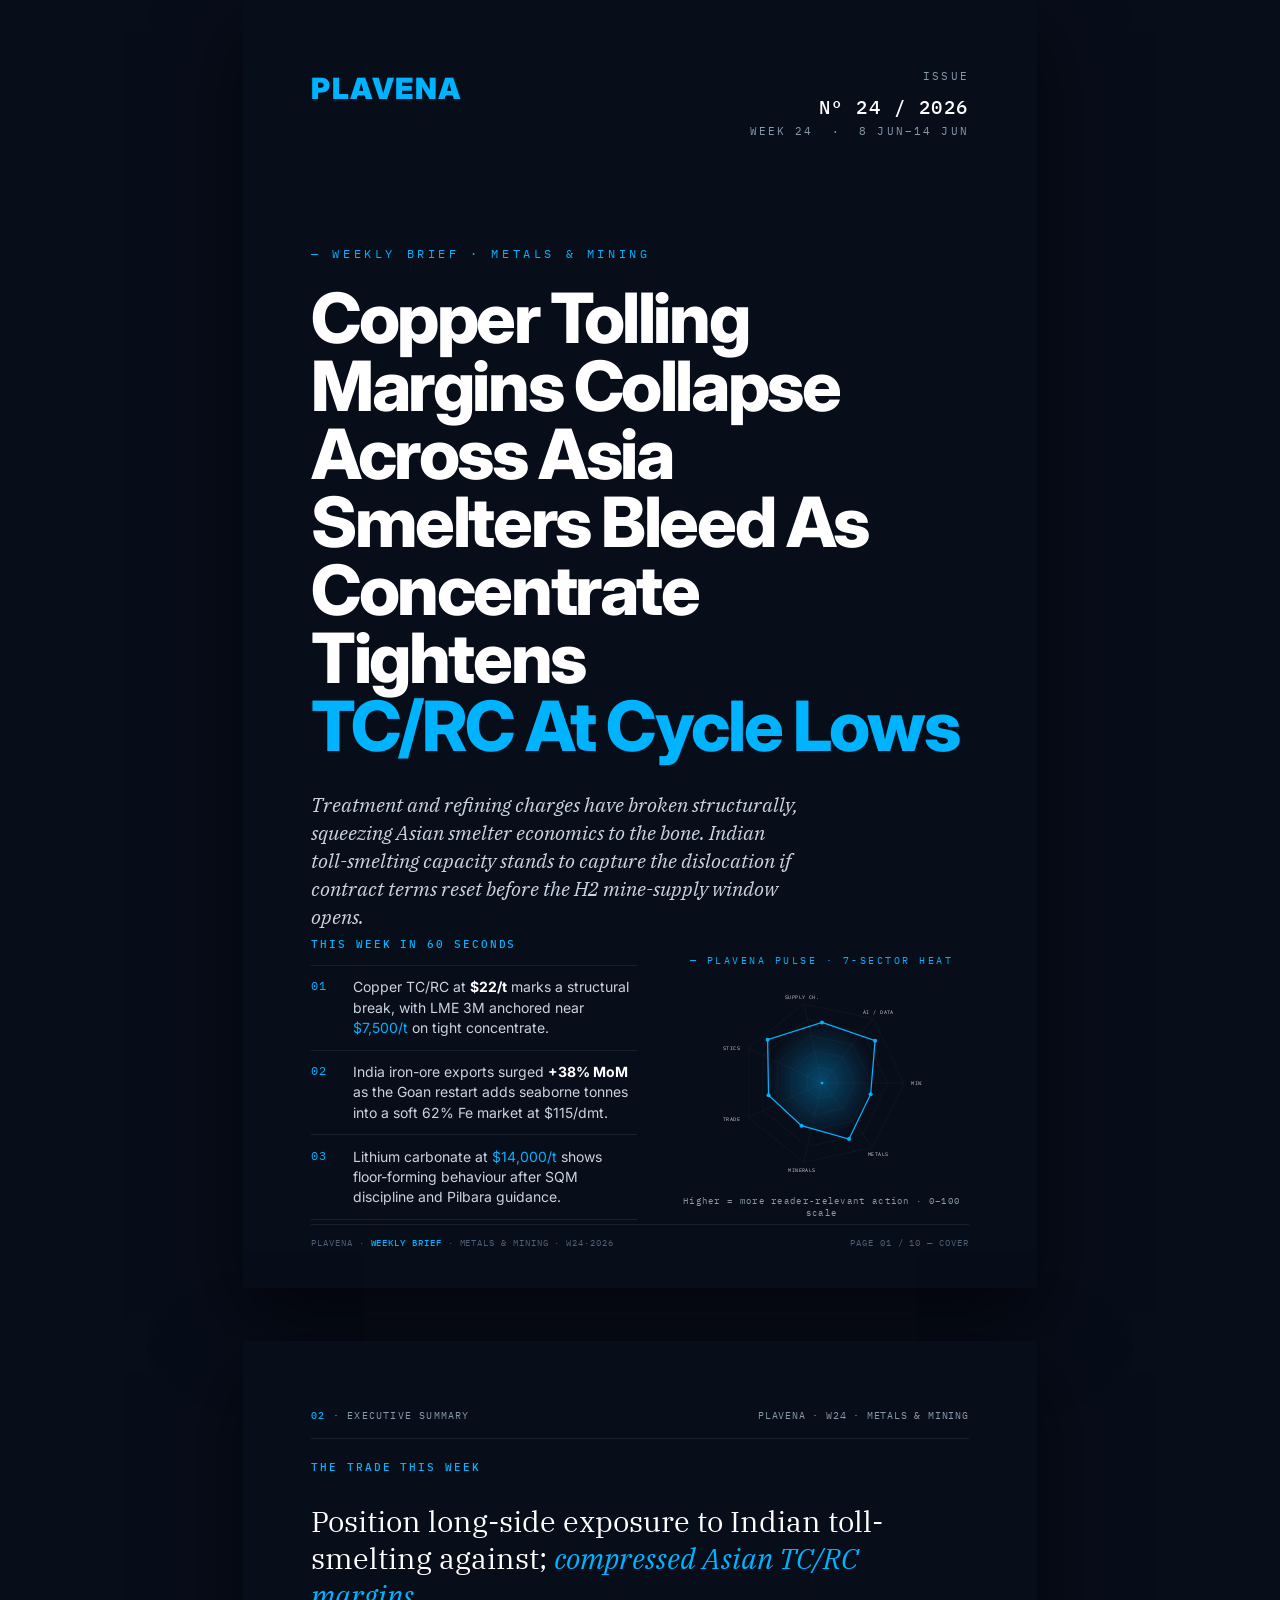
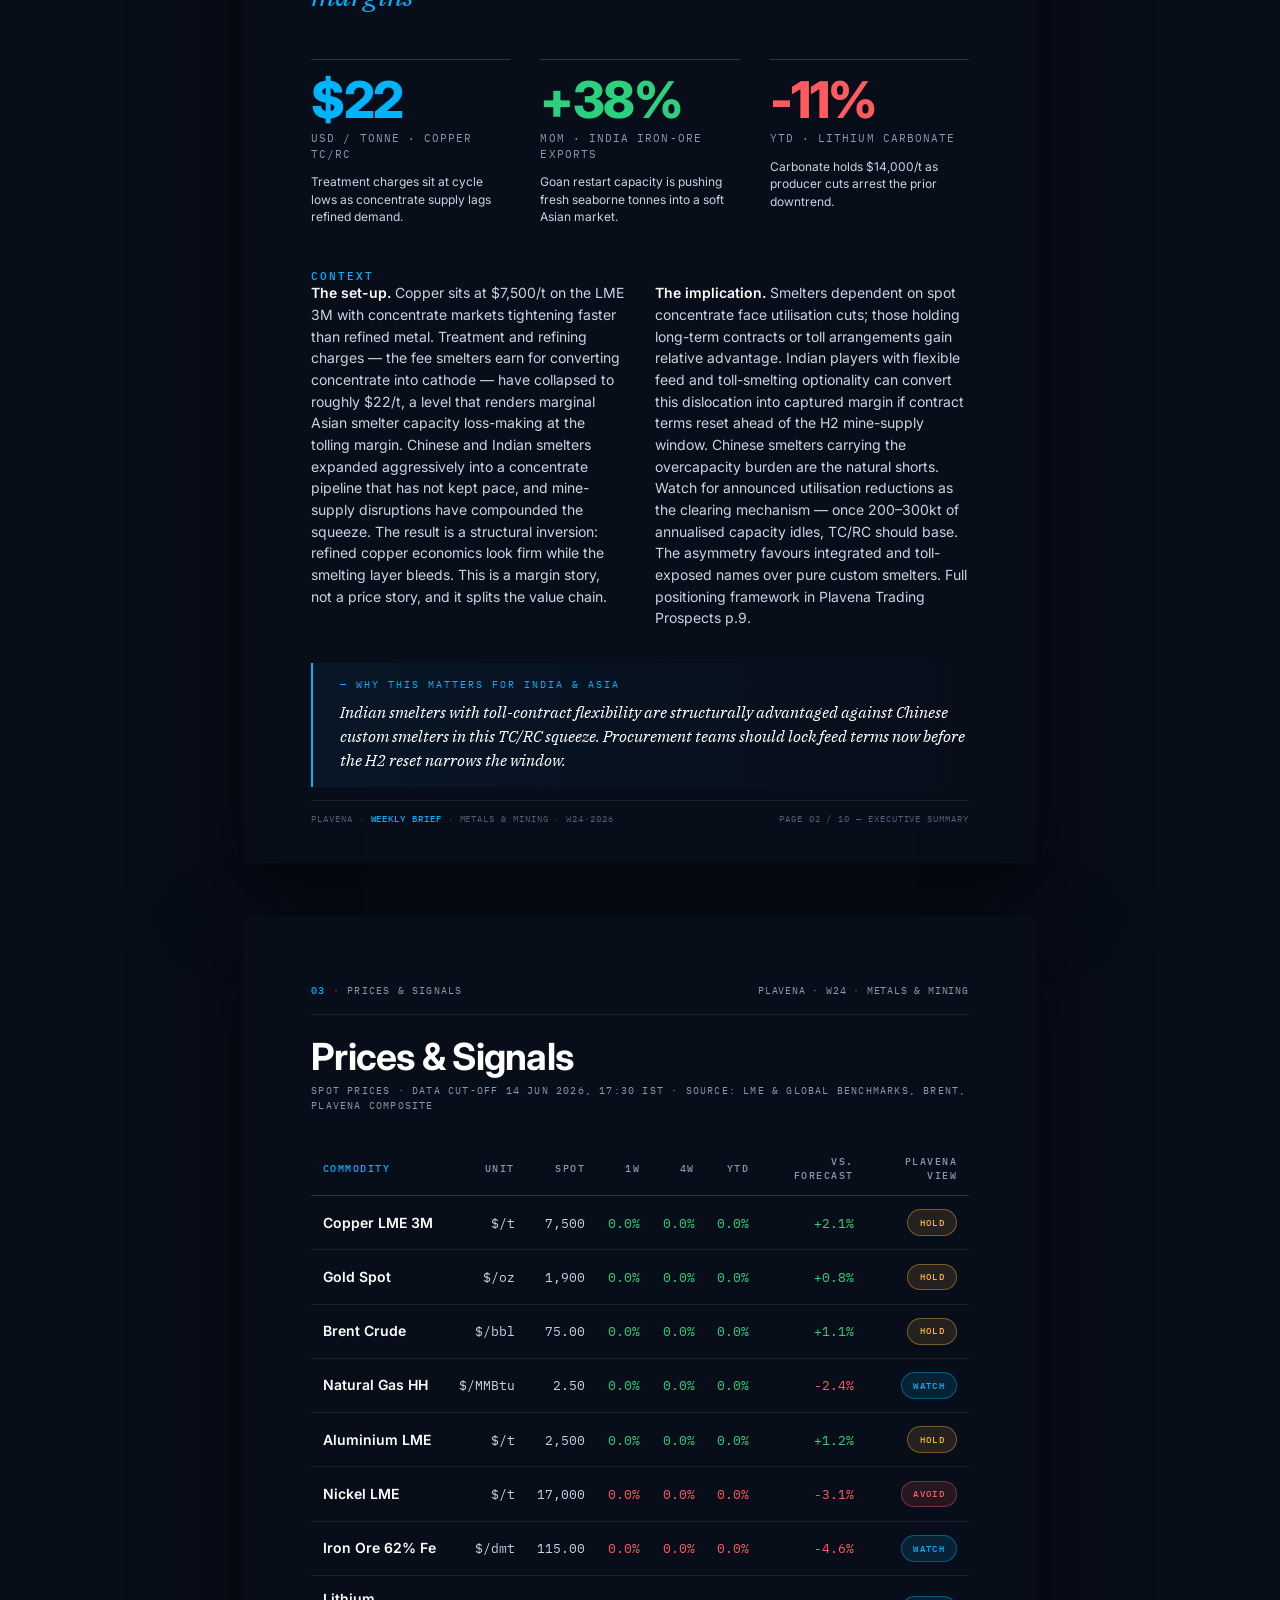
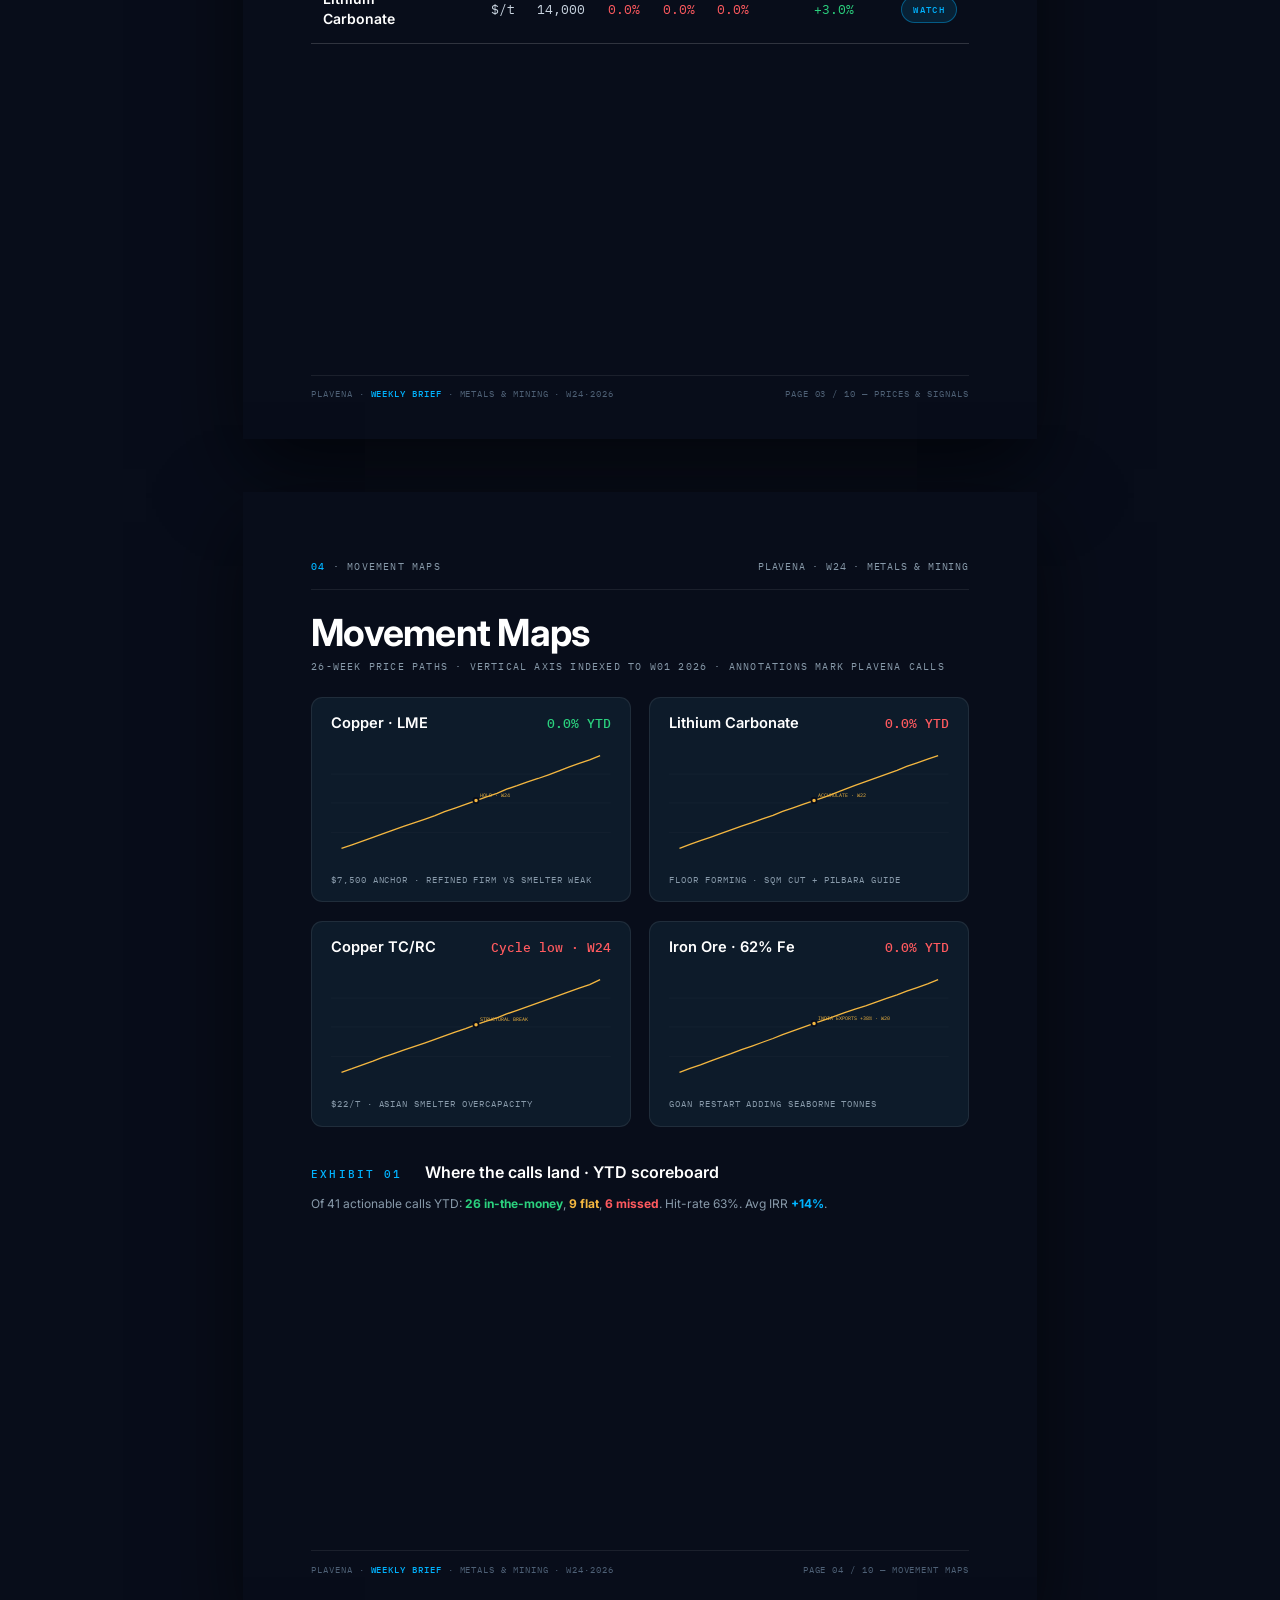
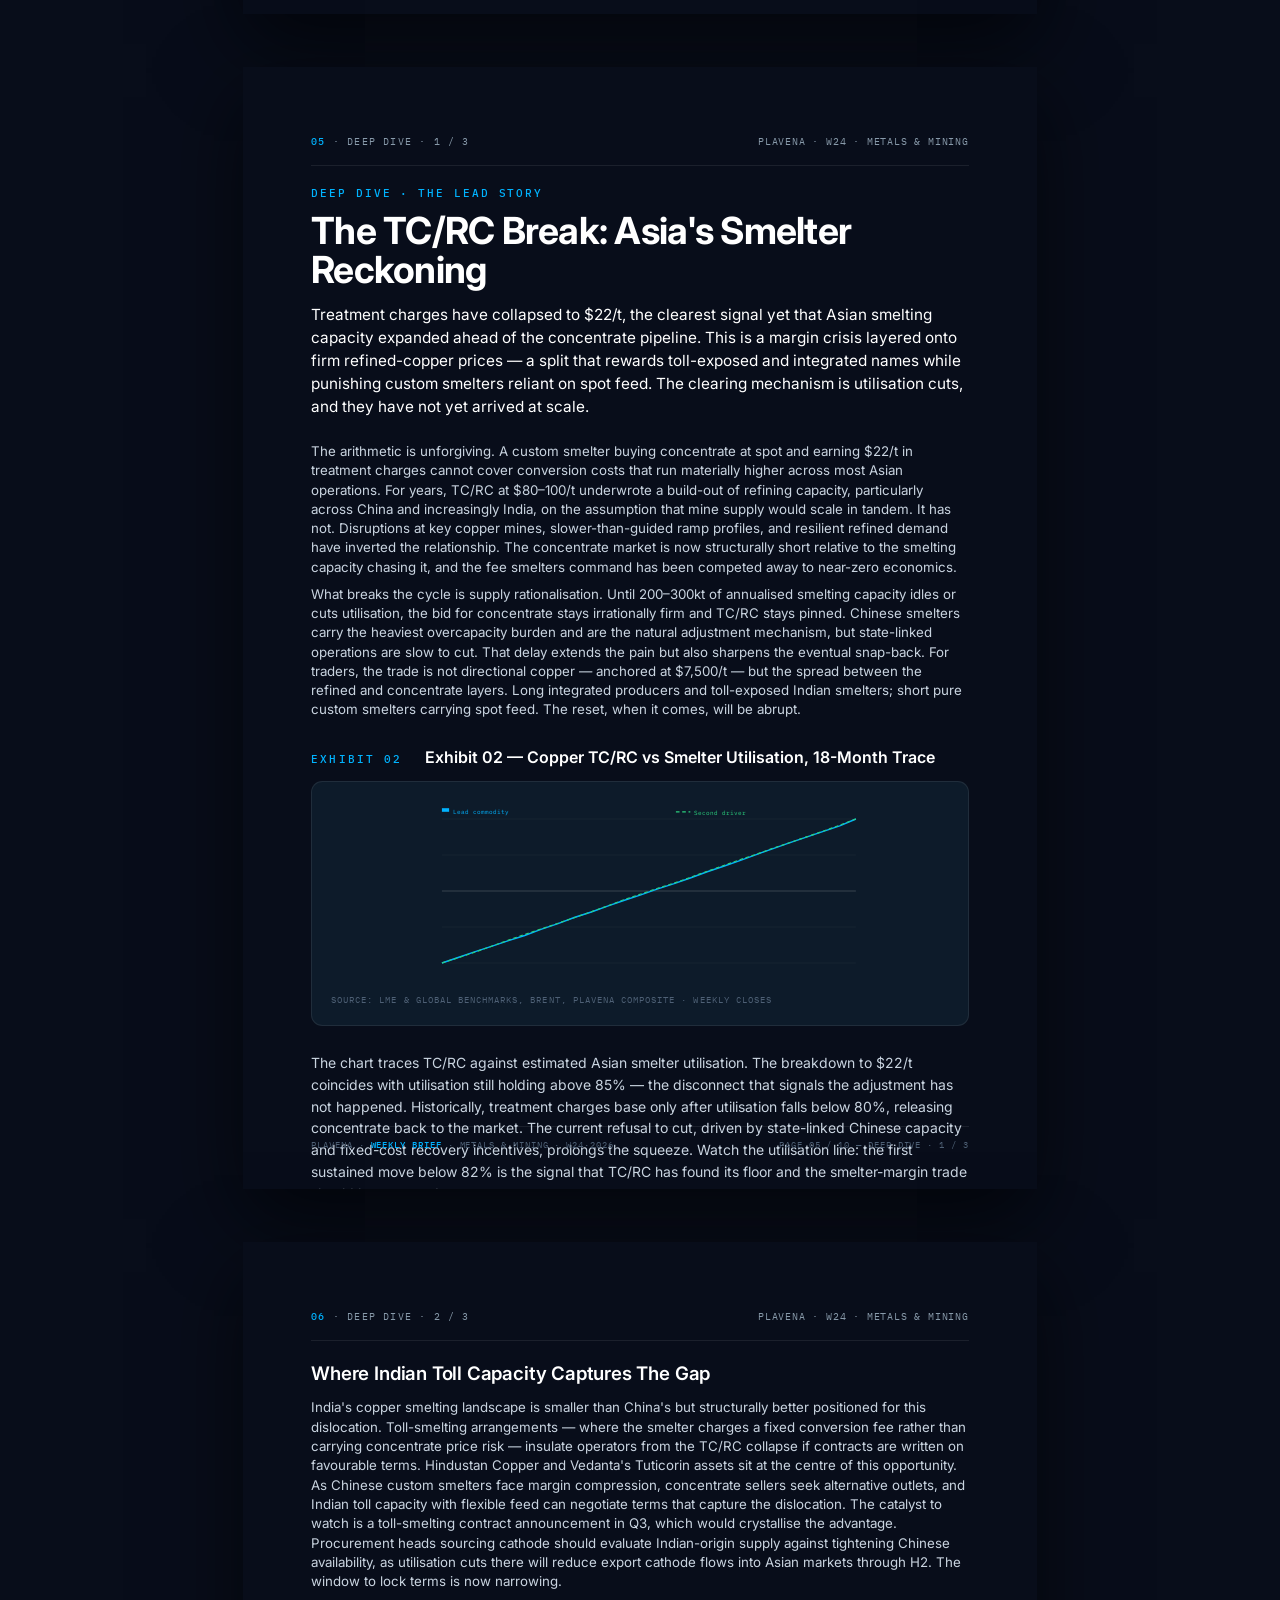
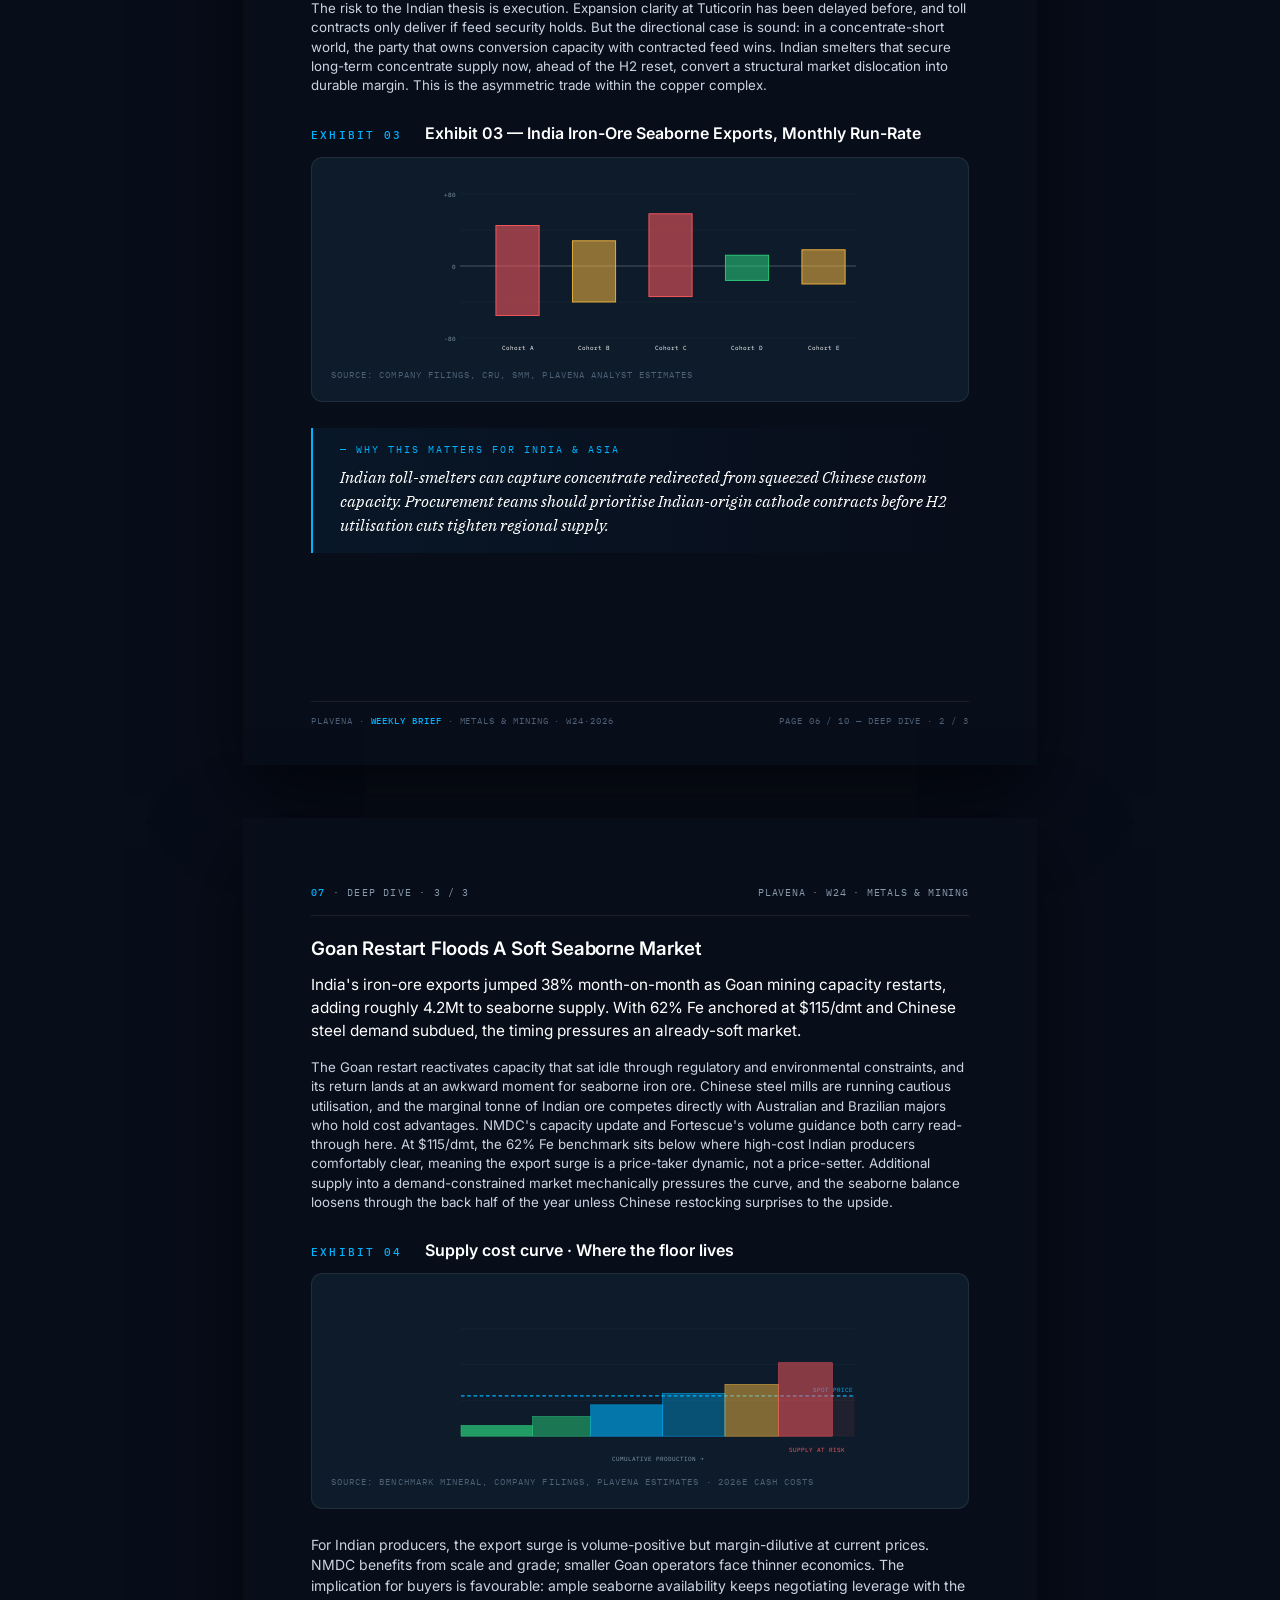
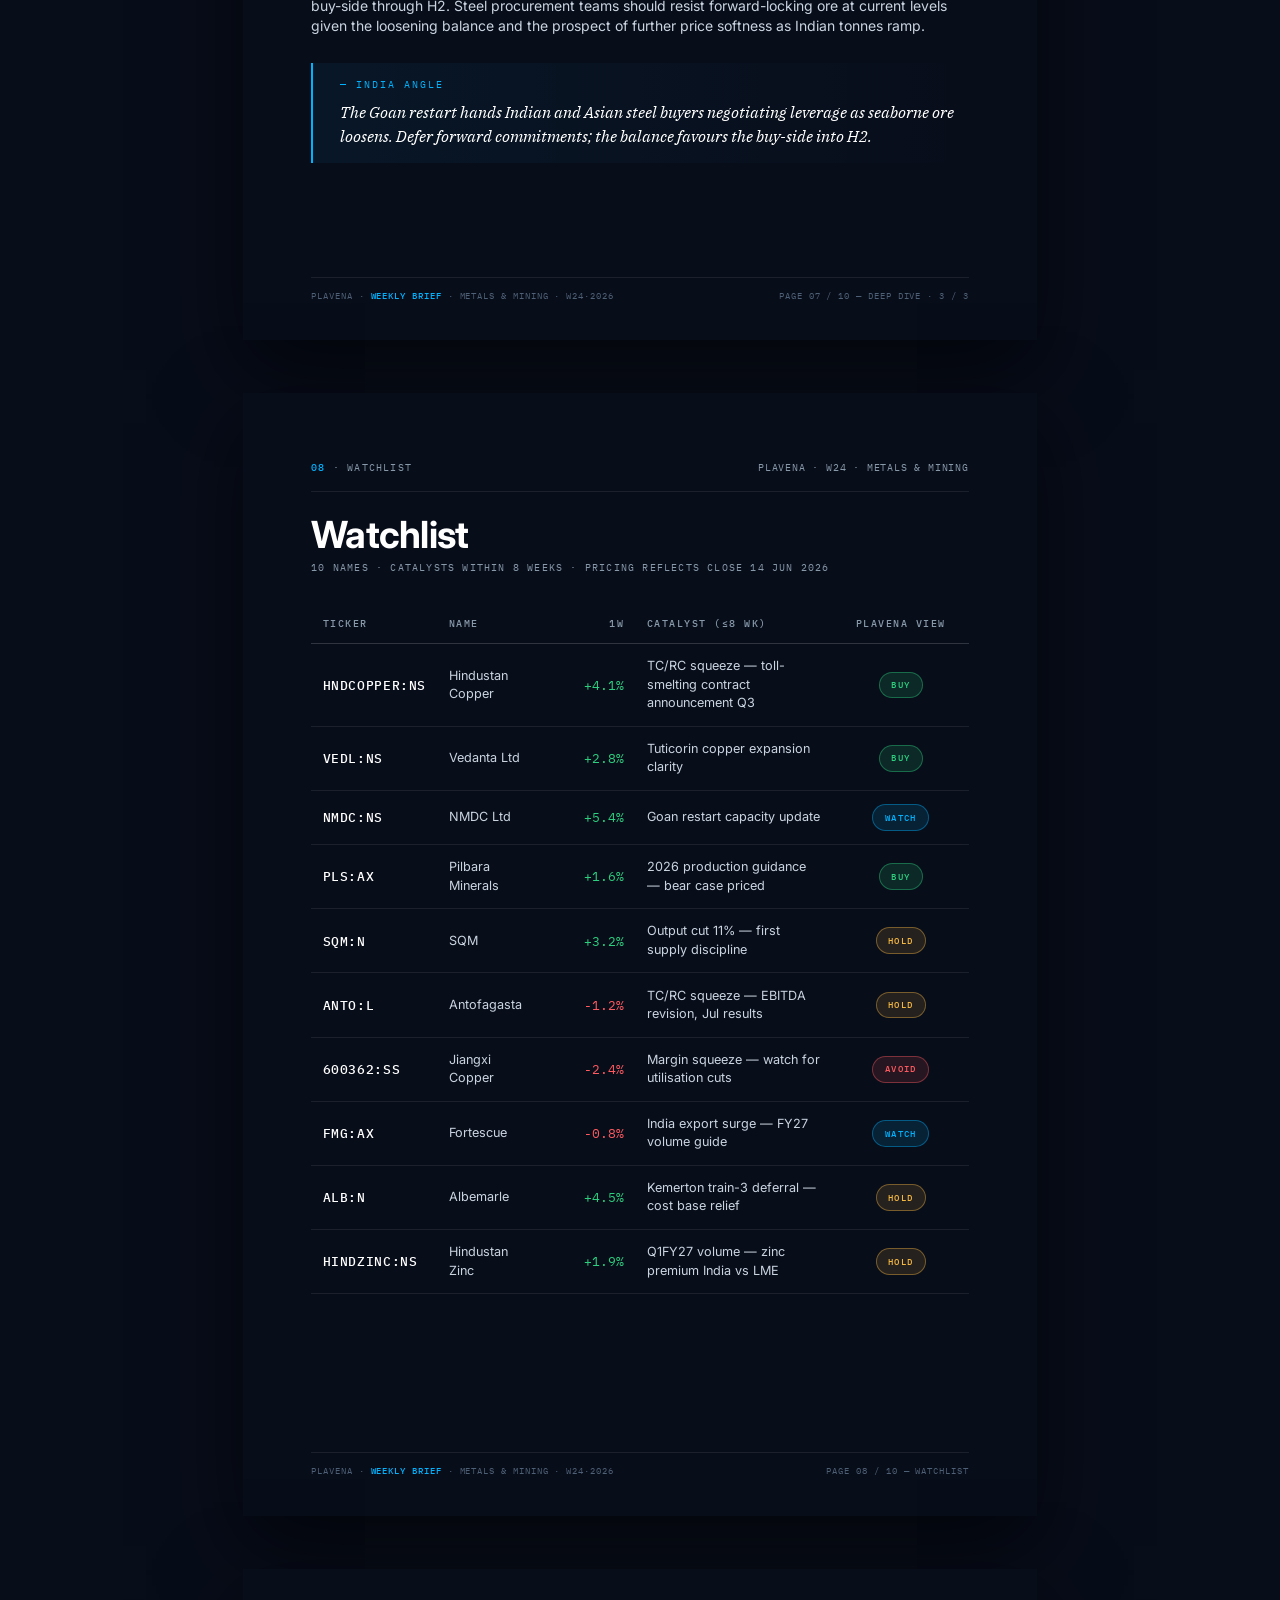
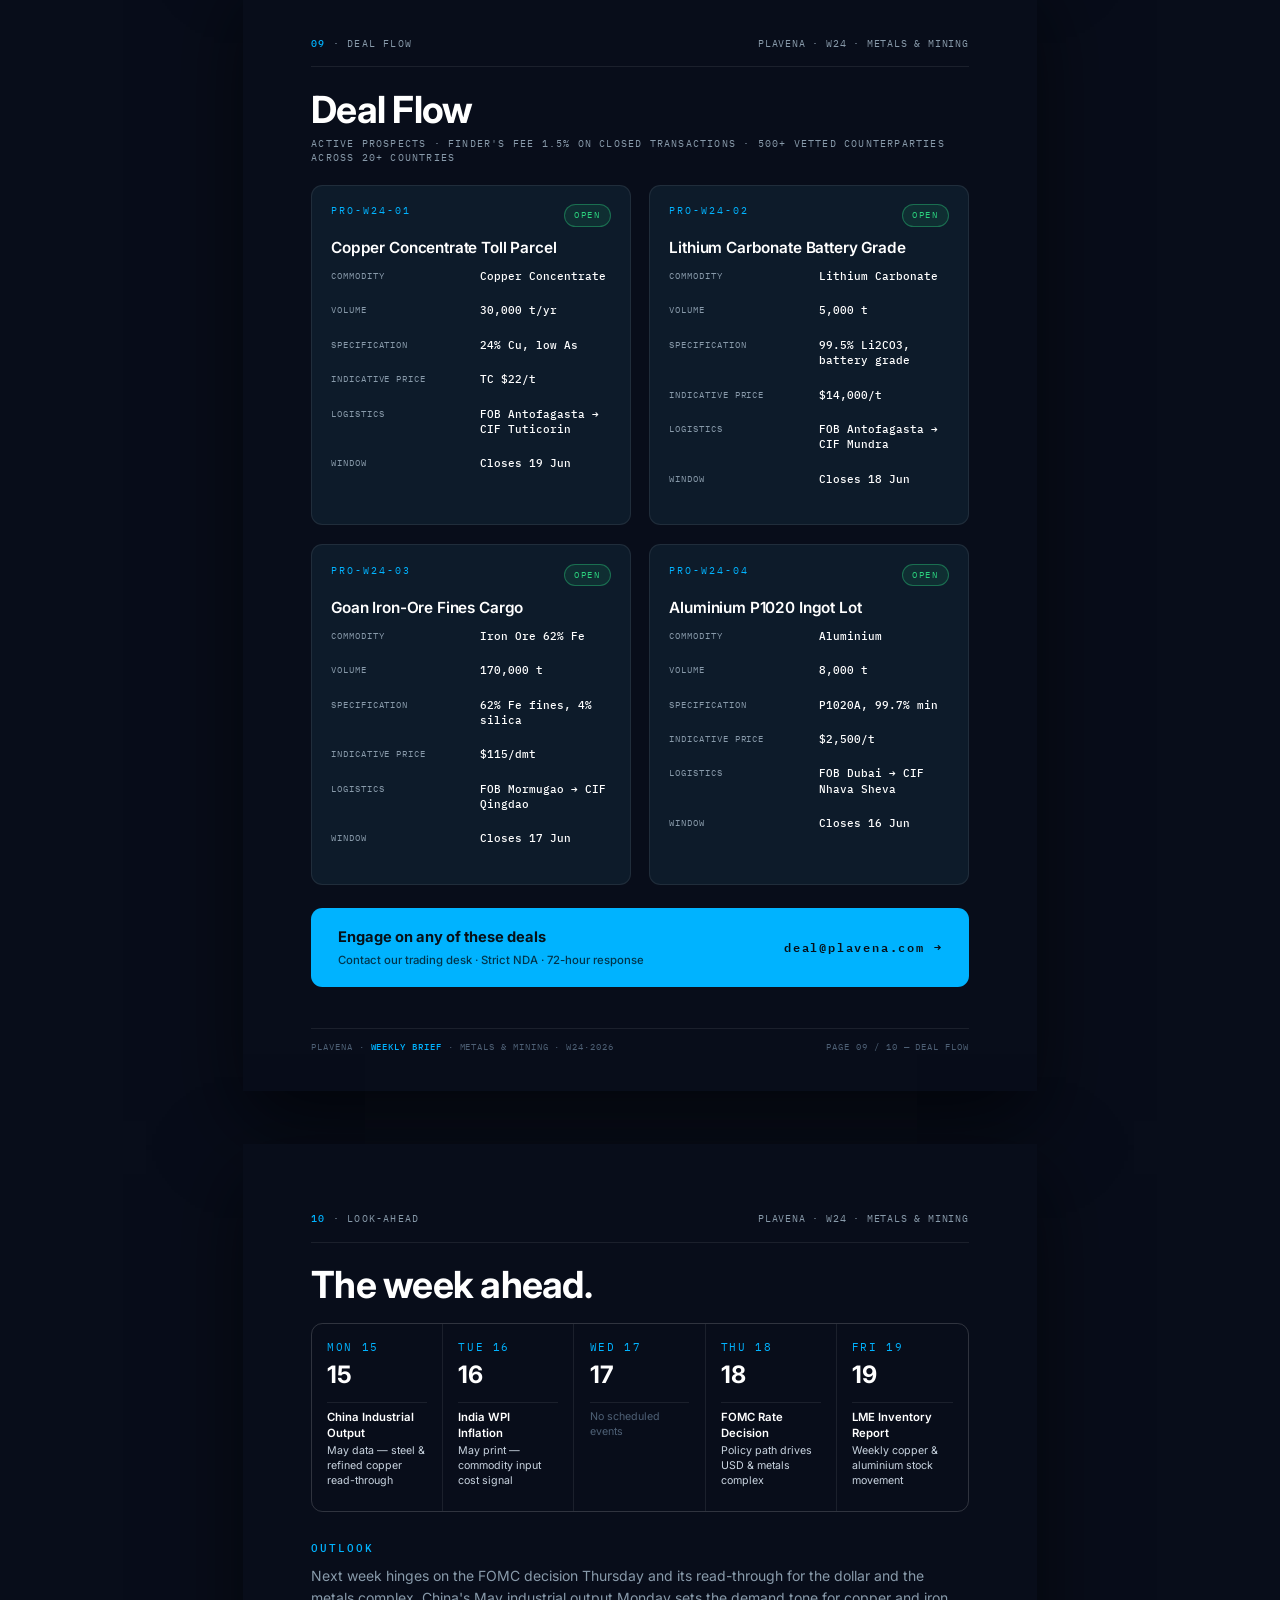
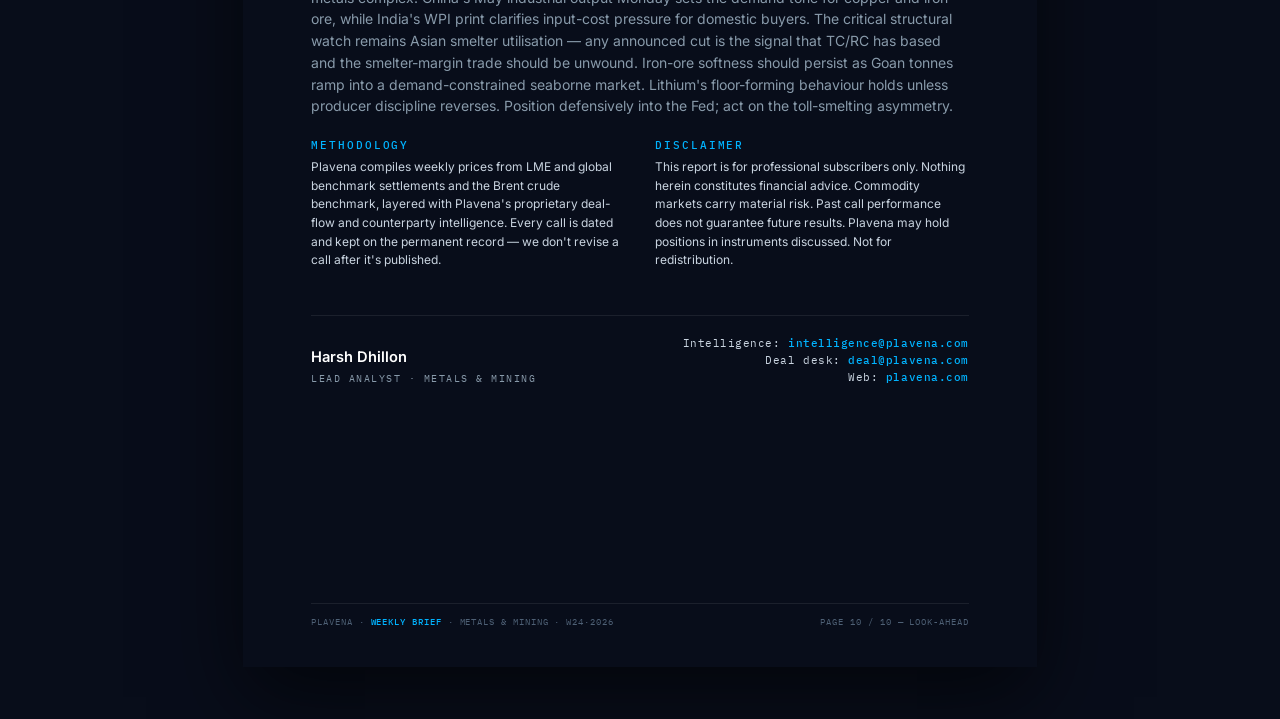
<file: docs/plavena-w24-2026.html>
<!doctype html>
<html lang="en">
<head>
<meta charset="utf-8">
<meta name="viewport" content="width=device-width,initial-scale=1">
<title>Plavena Weekly Brief — Metals &amp; Mining — W24/2026</title>
<style>/* ============================================================
   PLAVENA WEEKLY BRIEF — Master Stylesheet
   Design system: Sovereign Cartography
   Print: A4, no margins (handled inside .page)
   ============================================================ */

@import url('https://fonts.googleapis.com/css2?family=Inter:wght@300;400;500;600;700;800;900&family=IBM+Plex+Mono:wght@300;400;500;600&family=IBM+Plex+Serif:wght@400;500;600&display=swap');

:root{
  --bg: #080D1A;
  --bg-card: #0D1B2A;
  --bg-card-2: #14243A;
  --line: rgba(255,255,255,0.08);
  --line-strong: rgba(255,255,255,0.16);
  --accent: #00B3FF;
  --accent-dim: #0080BA;
  --pos: #2BD17E;
  --neg: #FF5A5F;
  --warn: #F4B740;
  --text: #FFFFFF;
  --body: #C9D4E0;
  --muted: #889AAA;
  --whisper: #4E6075;
}

html, body { background: var(--bg); margin:0; padding:0; }
body{
  font-family: 'Inter', -apple-system, BlinkMacSystemFont, sans-serif;
  color: var(--body);
  font-size: 10pt;
  line-height: 1.45;
  -webkit-font-smoothing: antialiased;
  -moz-osx-font-smoothing: grayscale;
}

/* ---------- PAGE FRAME ---------- */
.page{
  width: 210mm;
  height: 297mm;
  margin: 0 auto 14mm auto;
  background: var(--bg);
  color: var(--body);
  position: relative;
  padding: 18mm 18mm 16mm 18mm;
  box-sizing: border-box;
  overflow: hidden;
  page-break-after: always;
  box-shadow: 0 30px 80px rgba(0,0,0,0.6);
}
.page:last-child{ page-break-after: auto; }

@page { size: A4; margin: 0; }
@media print {
  *, *::before, *::after {
    -webkit-print-color-adjust: exact !important;
    print-color-adjust: exact !important;
    color-adjust: exact !important;
  }
  html, body{ background: var(--bg) !important; }
  .page{ margin: 0 !important; box-shadow: none; }
}

/* ---------- HEADER & FOOTER ---------- */
.page-head{
  display: flex; justify-content: space-between; align-items: flex-end;
  border-bottom: 1px solid var(--line);
  padding-bottom: 4mm; margin-bottom: 6mm;
}
.ph-left{ font-family:'IBM Plex Mono', monospace; font-size: 7.5pt; letter-spacing: 0.12em; color: var(--muted); text-transform: uppercase; }
.ph-left b{ color: var(--accent); font-weight: 500; }
.ph-right{ font-family:'IBM Plex Mono', monospace; font-size: 7.5pt; letter-spacing: 0.08em; color: var(--muted); }

.page-foot{
  position: absolute; left: 18mm; right: 18mm; bottom: 10mm;
  display: flex; justify-content: space-between; align-items: center;
  font-family:'IBM Plex Mono', monospace; font-size: 7pt; letter-spacing: 0.1em;
  color: var(--whisper);
  border-top: 1px solid var(--line);
  padding-top: 3mm;
  text-transform: uppercase;
}
.page-foot .colophon b{ color: var(--accent); font-weight: 500; }

/* ---------- TYPOGRAPHY ---------- */
h1, h2, h3, h4 { color: var(--text); font-family: 'Inter', sans-serif; margin: 0; line-height: 1.05; letter-spacing: -0.01em; }
h2.section{ font-size: 28pt; font-weight: 700; letter-spacing: -0.02em; }
h3.sub{ font-size: 14pt; font-weight: 600; color: var(--text); letter-spacing: -0.01em; }
h4.label{ font-family:'IBM Plex Mono', monospace; font-size: 8pt; letter-spacing: 0.18em; text-transform: uppercase; color: var(--accent); font-weight: 500; }
p{ margin: 0 0 2mm 0; color: var(--body); }
.lede{ color: var(--text); font-size: 11.5pt; line-height: 1.5; font-weight: 400; }
.meta-row{ font-family:'IBM Plex Mono', monospace; font-size: 7.5pt; letter-spacing: 0.12em; color: var(--muted); text-transform: uppercase; }

/* ---------- COVER PAGE ---------- */
.cover{ padding: 18mm; display: grid; grid-template-rows: auto 1fr auto; height: 100%; box-sizing: border-box; }
.cover .top { display:flex; justify-content: space-between; align-items: flex-start; }
.logo{ font-family:'Inter', sans-serif; font-weight: 900; font-size: 22pt; letter-spacing: 0.05em; color: var(--accent); }
.cover .issue{ font-family:'IBM Plex Mono', monospace; font-size: 8pt; letter-spacing: 0.2em; color: var(--muted); text-transform: uppercase; text-align: right; line-height: 1.6; }
.cover .issue .num{ color: var(--text); font-size: 14pt; font-weight: 500; letter-spacing: 0.08em; display:block; margin-top: 2mm; }
.cover-title{ margin-top: 28mm; }
.cover-title .kicker{ font-family:'IBM Plex Mono', monospace; font-size: 9pt; letter-spacing: 0.3em; color: var(--accent); text-transform: uppercase; margin-bottom: 6mm; }
.cover-title h1{ font-size: 52pt; font-weight: 800; line-height: 0.98; letter-spacing: -0.035em; color: var(--text); }
.cover-title h1 .accent{ color: var(--accent); }
.cover-title .deck{ font-family:'IBM Plex Serif', serif; font-style: italic; font-size: 15pt; color: var(--body); margin-top: 8mm; max-width: 130mm; line-height: 1.4; }

.cover-bottom{ display: grid; grid-template-columns: 1.05fr 0.95fr; gap: 10mm; align-items: end; }
.tldr h4{ margin-bottom: 4mm; }
.tldr ol{ list-style: none; padding: 0; margin: 0; counter-reset: t; }
.tldr li{ counter-increment: t; padding: 3mm 0 3mm 11mm; border-top: 1px solid var(--line); position: relative; color: var(--body); font-size: 10.5pt; line-height: 1.45; }
.tldr li:last-child{ border-bottom: 1px solid var(--line); }
.tldr li::before{ content: counter(t,decimal-leading-zero); position: absolute; left: 0; top: 3mm; font-family:'IBM Plex Mono', monospace; font-size: 9pt; color: var(--accent); letter-spacing: 0.1em; }

/* ---------- PULSE RADAR ---------- */
.pulse-wrap{ display:flex; flex-direction: column; align-items: center; }
.pulse-wrap .pulse-label{ font-family:'IBM Plex Mono', monospace; font-size: 7.5pt; letter-spacing: 0.25em; color: var(--accent); text-transform: uppercase; margin-bottom: 4mm; }
.pulse-wrap .pulse-caption{ font-family:'IBM Plex Mono', monospace; font-size: 6.5pt; letter-spacing: 0.15em; color: var(--muted); margin-top: 3mm; text-align: center; }

/* ---------- EXEC SUMMARY ---------- */
.es-tradeline{ font-family:'IBM Plex Serif', serif; font-size: 22pt; line-height: 1.25; color: var(--text); margin: 8mm 0 12mm 0; max-width: 165mm; }
.es-tradeline .em { color: var(--accent); font-style: italic; }
.hero-numbers{ display: grid; grid-template-columns: 1fr 1fr 1fr; gap: 8mm; margin-bottom: 12mm; }
.hero{ border-top: 1px solid var(--line-strong); padding-top: 4mm; }
.hero .hero-num{ font-family: 'Inter', sans-serif; font-weight: 800; font-size: 38pt; color: var(--text); letter-spacing: -0.03em; line-height: 1; }
.hero .hero-num.accent{ color: var(--accent); }
.hero .hero-num.pos{ color: var(--pos); }
.hero .hero-num.neg{ color: var(--neg); }
.hero .hero-unit{ font-family:'IBM Plex Mono', monospace; font-size: 8pt; color: var(--muted); letter-spacing: 0.1em; margin-top: 1.5mm; }
.hero .hero-caption{ font-size: 9pt; line-height: 1.45; color: var(--body); margin-top: 3mm; max-width: 50mm; }

.two-col{ display: grid; grid-template-columns: 1fr 1fr; gap: 8mm; }
.col p{ font-size: 10.5pt; line-height: 1.55; color: var(--body); }
.col p strong{ color: var(--text); font-weight: 600; }

/* ---------- PRICES TABLE ---------- */
.price-table{ width: 100%; border-collapse: collapse; font-size: 9.5pt; }
.price-table thead th{ font-family:'IBM Plex Mono', monospace; font-size: 7.5pt; letter-spacing: 0.15em; color: var(--muted); text-transform: uppercase; text-align: right; padding: 3mm 3mm; border-bottom: 1px solid var(--line-strong); font-weight: 500; }
.price-table thead th:first-child{ text-align: left; color: var(--accent); }
.price-table tbody td{ padding: 3.5mm 3mm; border-bottom: 1px solid var(--line); text-align: right; font-family: 'IBM Plex Mono', monospace; }
.price-table tbody td:first-child{ text-align: left; font-family: 'Inter', sans-serif; color: var(--text); font-weight: 600; font-size: 10.5pt; }
.price-table .pos{ color: var(--pos); }
.price-table .neg{ color: var(--neg); }
.price-table tbody tr:last-child td{ border-bottom: 1px solid var(--line-strong); }

/* ---------- SMALL MULTIPLES ---------- */
.small-multiples{ display: grid; grid-template-columns: 1fr 1fr; gap: 5mm; margin-top: 6mm; }
.sm-card{ background: var(--bg-card); border: 1px solid var(--line); border-radius: 3mm; padding: 4mm 5mm; }
.sm-card .sm-head{ display:flex; justify-content: space-between; align-items: baseline; margin-bottom: 2mm; }
.sm-card .sm-name{ font-weight: 600; color: var(--text); font-size: 11pt; }
.sm-card .sm-change{ font-family:'IBM Plex Mono', monospace; font-size: 9.5pt; font-weight: 500; }
.sm-card .sm-change.pos{ color: var(--pos); }
.sm-card .sm-change.neg{ color: var(--neg); }
.sm-card .sm-note{ font-family:'IBM Plex Mono', monospace; font-size: 7pt; color: var(--muted); letter-spacing: 0.1em; text-transform: uppercase; margin-top: 1.5mm; }

/* ---------- EXHIBIT ---------- */
.exhibit{ margin: 7mm 0; }
.exhibit .ex-head{ display:flex; align-items: baseline; gap: 6mm; margin-bottom: 3mm; }
.exhibit .ex-num{ font-family:'IBM Plex Mono', monospace; font-size: 8pt; letter-spacing: 0.2em; color: var(--accent); text-transform: uppercase; font-weight: 500; }
.exhibit .ex-title{ color: var(--text); font-size: 12pt; font-weight: 600; }
.exhibit .ex-frame{ background: var(--bg-card); border: 1px solid var(--line); border-radius: 3mm; padding: 5mm; }
.exhibit .ex-source{ font-family:'IBM Plex Mono', monospace; font-size: 6.5pt; color: var(--whisper); letter-spacing: 0.12em; margin-top: 2mm; text-transform: uppercase; }

/* ---------- CALLOUT ---------- */
.callout{ border-left: 2px solid var(--accent); padding: 4mm 0 4mm 7mm; margin: 7mm 0; background: linear-gradient(90deg, rgba(0,179,255,0.06) 0%, rgba(0,179,255,0) 100%); }
.callout .co-label{ font-family:'IBM Plex Mono', monospace; font-size: 7.5pt; letter-spacing: 0.2em; color: var(--accent); text-transform: uppercase; margin-bottom: 2mm; }
.callout p{ font-family:'IBM Plex Serif', serif; font-size: 12pt; line-height: 1.5; color: var(--text); margin: 0; font-style: italic; }

/* ---------- WATCHLIST ---------- */
.watch-table{ width: 100%; border-collapse: collapse; font-size: 9.5pt; }
.watch-table thead th{ font-family:'IBM Plex Mono', monospace; font-size: 7.5pt; letter-spacing: 0.15em; color: var(--muted); text-transform: uppercase; text-align: left; padding: 3mm 3mm; border-bottom: 1px solid var(--line-strong); font-weight: 500; }
.watch-table tbody td{ padding: 3.5mm 3mm; border-bottom: 1px solid var(--line); }
.watch-table .ticker{ font-family:'IBM Plex Mono', monospace; color: var(--text); font-weight: 500; letter-spacing: 0.05em; }
.watch-table .move{ font-family:'IBM Plex Mono', monospace; text-align: right; }
.watch-table .move.pos{ color: var(--pos); }
.watch-table .move.neg{ color: var(--neg); }
.watch-table .view{ width: 30mm; text-align: center; }
.pill{ display: inline-block; padding: 1.5mm 3mm; border-radius: 100mm; font-family:'IBM Plex Mono', monospace; font-size: 7pt; letter-spacing: 0.15em; text-transform: uppercase; font-weight: 500; }
.pill.buy{ background: rgba(43,209,126,0.14); color: var(--pos); border: 1px solid rgba(43,209,126,0.4); }
.pill.hold{ background: rgba(244,183,64,0.12); color: var(--warn); border: 1px solid rgba(244,183,64,0.4); }
.pill.avoid{ background: rgba(255,90,95,0.12); color: var(--neg); border: 1px solid rgba(255,90,95,0.4); }
.pill.watch{ background: rgba(0,179,255,0.12); color: var(--accent); border: 1px solid rgba(0,179,255,0.4); }

/* ---------- DEAL FLOW ---------- */
.deal-grid{ display: grid; grid-template-columns: 1fr 1fr; gap: 5mm; margin-top: 5mm; }
.deal{ background: var(--bg-card); border: 1px solid var(--line); border-radius: 3mm; padding: 5mm; position: relative; }
.deal .deal-head{ display:flex; justify-content: space-between; align-items: flex-start; margin-bottom: 3mm; }
.deal .deal-id{ font-family:'IBM Plex Mono', monospace; font-size: 7.5pt; letter-spacing: 0.2em; color: var(--accent); }
.deal .deal-status{ font-family:'IBM Plex Mono', monospace; font-size: 6.5pt; letter-spacing: 0.18em; color: var(--pos); text-transform: uppercase; padding: 1mm 2.5mm; border: 1px solid rgba(43,209,126,0.4); border-radius: 100mm; background: rgba(43,209,126,0.1); }
.deal h4.deal-title{ color: var(--text); font-size: 11.5pt; font-weight: 600; letter-spacing: -0.01em; margin-bottom: 3mm; line-height: 1.3; }
.deal .deal-meta{ display: grid; grid-template-columns: 1fr 1fr; gap: 3mm 5mm; font-family:'IBM Plex Mono', monospace; font-size: 8pt; }
.deal .deal-meta dt{ color: var(--muted); letter-spacing: 0.1em; text-transform: uppercase; font-size: 7pt; margin-bottom: 0.5mm; }
.deal .deal-meta dd{ margin: 0 0 2mm 0; color: var(--text); font-weight: 500; }
.deal-cta{ background: var(--accent); color: #0a1628; padding: 5mm 7mm; border-radius: 3mm; margin-top: 6mm; display:flex; justify-content: space-between; align-items: center; }
.deal-cta .cta-text{ font-family: 'Inter', sans-serif; font-size: 11pt; font-weight: 700; color: #061018; }
.deal-cta .cta-text small{ display:block; font-weight: 500; font-size: 8.5pt; color: rgba(0,0,0,0.7); margin-top: 1mm; }
.deal-cta .cta-action{ font-family:'IBM Plex Mono', monospace; font-size: 9pt; letter-spacing: 0.15em; color: #061018; font-weight: 600; }

/* ---------- LOOK-AHEAD CALENDAR ---------- */
.cal-grid{ display: grid; grid-template-columns: repeat(5, 1fr); gap: 0; border: 1px solid var(--line-strong); border-radius: 3mm; overflow: hidden; }
.cal-day{ padding: 4mm 4mm; border-right: 1px solid var(--line); }
.cal-day:last-child{ border-right: none; }
.cal-day .cd-date{ font-family:'IBM Plex Mono', monospace; font-size: 8pt; letter-spacing: 0.15em; color: var(--accent); text-transform: uppercase; margin-bottom: 2mm; }
.cal-day .cd-day{ font-family: 'Inter', sans-serif; font-size: 18pt; font-weight: 700; color: var(--text); margin-bottom: 4mm; line-height: 1; }
.cal-day ul{ list-style: none; padding: 0; margin: 0; }
.cal-day li{ font-size: 8pt; color: var(--body); line-height: 1.4; padding: 2mm 0; border-top: 1px solid var(--line); }
.cal-day li b{ display: block; color: var(--text); font-weight: 600; font-size: 8.5pt; margin-bottom: 0.5mm; }

/* ---------- METHODOLOGY & SIGN-OFF ---------- */
.meth{ margin-top: 5mm; }
.meth h4{ margin-bottom: 3mm; }
.meth p{ font-size: 9pt; line-height: 1.55; color: var(--muted); }
.meth-grid{ display:grid; grid-template-columns: 1fr 1fr; gap: 8mm; margin-top: 5mm; }
.meth-grid h4{ margin-bottom: 2mm; }
.meth-grid p{ color: var(--body); font-size: 9pt; line-height: 1.55; }

.signoff{ margin-top: 10mm; padding-top: 5mm; border-top: 1px solid var(--line); display: grid; grid-template-columns: 1fr 1fr; gap: 6mm; align-items: end; }
.signoff .analyst .name{ color: var(--text); font-weight: 600; font-size: 11pt; }
.signoff .analyst .role{ font-family:'IBM Plex Mono', monospace; font-size: 7.5pt; letter-spacing: 0.15em; color: var(--muted); text-transform: uppercase; margin-top: 1mm; }
.signoff .contact{ text-align: right; font-family:'IBM Plex Mono', monospace; font-size: 8pt; color: var(--body); letter-spacing: 0.05em; line-height: 1.6; }
.signoff .contact b{ color: var(--accent); font-weight: 500; }

/* ---------- UTILITIES ---------- */
.mb-2{ margin-bottom: 2mm; }
.mb-4{ margin-bottom: 4mm; }
.mb-6{ margin-bottom: 6mm; }
.mb-8{ margin-bottom: 8mm; }
.pos{ color: var(--pos); }
.neg{ color: var(--neg); }
.muted{ color: var(--muted); }
</style>
</head>
<body>

<!-- ═══ PAGE 1 — COVER ═══ -->
<section class="page cover">
  <div class="top">
    <div class="logo">PLAVENA</div>
    <div class="issue">Issue<span class="num">N° 24 / 2026</span>Week 24 &nbsp;·&nbsp; 8 Jun–14 Jun</div>
  </div>
  <div class="cover-title">
    <div class="kicker">— Weekly Brief · Metals &amp; Mining</div>
    <h1>Copper Tolling Margins Collapse Across Asia<br>Smelters Bleed As Concentrate Tightens<br><span class="accent">TC/RC At Cycle Lows</span></h1>
    <p class="deck">Treatment and refining charges have broken structurally, squeezing Asian smelter economics to the bone. Indian toll-smelting capacity stands to capture the dislocation if contract terms reset before the H2 mine-supply window opens.</p>
  </div>
  <div class="cover-bottom">
    <div class="tldr">
      <h4 class="label">This week in 60 seconds</h4>
      <ol><li>Copper TC/RC at <b style='color:#FFFFFF'>$22/t</b> marks a structural break, with LME 3M anchored near <span style='color:#00B3FF'>$7,500/t</span> on tight concentrate.</li><li>India iron-ore exports surged <b style='color:#FFFFFF'>+38% MoM</b> as the Goan restart adds seaborne tonnes into a soft 62% Fe market at $115/dmt.</li><li>Lithium carbonate at <span style='color:#00B3FF'>$14,000/t</span> shows floor-forming behaviour after SQM discipline and Pilbara guidance.</li></ol>
    </div>
    <div class="pulse-wrap">
      <div class="pulse-label">— Plavena Pulse · 7-sector heat</div>
      <svg viewBox="-110 -110 220 220" width="200" height="200">
        <defs><radialGradient id="pg" cx="50%" cy="50%" r="50%">
          <stop offset="0%" stop-color="#00B3FF" stop-opacity="0.35"/>
          <stop offset="100%" stop-color="#00B3FF" stop-opacity="0"/>
        </radialGradient></defs>
        <g fill="none" stroke="rgba(255,255,255,0.07)" stroke-width="0.5">
          <polygon points="90,0 56,71 -20,87 -81,38 -81,-38 -20,-87 56,-71"/>
          <polygon points="72,0 45,56 -16,70 -65,30 -65,-30 -16,-70 45,-56"/>
          <polygon points="54,0 34,42 -12,52 -49,23 -49,-23 -12,-52 34,-42"/>
          <polygon points="36,0 23,28 -8,35 -33,15 -33,-15 -8,-35 23,-28"/>
          <polygon points="18,0 11,14 -4,17 -16,8 -16,-8 -4,-17 11,-14"/>
        </g>
        <g stroke="rgba(255,255,255,0.08)" stroke-width="0.5">
          <line x1="0" y1="0" x2="90" y2="0"/><line x1="0" y1="0" x2="56" y2="71"/>
          <line x1="0" y1="0" x2="-20" y2="87"/><line x1="0" y1="0" x2="-81" y2="38"/>
          <line x1="0" y1="0" x2="-81" y2="-38"/><line x1="0" y1="0" x2="-20" y2="-87"/>
          <line x1="0" y1="0" x2="56" y2="-71"/>
        </g>
        <polygon points="0.0,-66.6 58.4,-46.6 53.5,12.3 29.7,61.6 -22.6,47.0 -58.8,13.5 -59.8,-47.7" fill="url(#pg)" stroke="#00B3FF" stroke-width="1.4"/>
        <g fill="#00B3FF"><circle cx="0.0" cy="-66.6" r="2.2"/>
<circle cx="58.4" cy="-46.6" r="2.2"/>
<circle cx="53.5" cy="12.3" r="2.2"/>
<circle cx="29.7" cy="61.6" r="2.2"/>
<circle cx="-22.6" cy="47.0" r="2.2"/>
<circle cx="-58.8" cy="13.5" r="2.2"/>
<circle cx="-59.8" cy="-47.7" r="2.2"/></g>
        <g font-family="IBM Plex Mono,monospace" font-size="6" fill="#C9D4E0" letter-spacing="0.5">
          <text x="98" y="2" text-anchor="start">MINING</text>
          <text x="62" y="80" text-anchor="middle">METALS</text>
          <text x="-22" y="98" text-anchor="middle">MINERALS</text>
          <text x="-90" y="42" text-anchor="end">TRADE</text>
          <text x="-90" y="-36" text-anchor="end">LOGISTICS</text>
          <text x="-22" y="-92" text-anchor="middle">SUPPLY CH.</text>
          <text x="62" y="-76" text-anchor="middle">AI / DATA</text>
        </g>
        <circle cx="0" cy="0" r="1.5" fill="#00B3FF"/>
      </svg>
      <div class="pulse-caption">Higher = more reader-relevant action · 0–100 scale</div>
    </div>
  </div>
  <div class="page-foot">
    <div class="colophon">PLAVENA · <b>Weekly Brief</b> · Metals &amp; Mining · W24·2026</div>
    <div>Page 01 / 10 — Cover</div>
  </div>
</section>
<!-- ═══ PAGE 2 — EXEC SUMMARY ═══ -->
<section class="page">
    <div class="page-head">
    <div class="ph-left"><b>02</b> · Executive Summary</div>
    <div class="ph-right">PLAVENA · W24 · METALS &amp; MINING</div>
  </div>
  <h4 class="label">The trade this week</h4>
  <p class="es-tradeline">Position long-side exposure to Indian toll-smelting against; <span class="em">compressed Asian TC/RC margins</span></p>
  <div class="hero-numbers"><div class="hero"><div class="hero-num accent">$22</div><div class="hero-unit">USD / TONNE · COPPER TC/RC</div><div class="hero-caption">Treatment charges sit at cycle lows as concentrate supply lags refined demand.</div></div><div class="hero"><div class="hero-num pos">+38%</div><div class="hero-unit">MOM · INDIA IRON-ORE EXPORTS</div><div class="hero-caption">Goan restart capacity is pushing fresh seaborne tonnes into a soft Asian market.</div></div><div class="hero"><div class="hero-num neg">-11%</div><div class="hero-unit">YTD · LITHIUM CARBONATE</div><div class="hero-caption">Carbonate holds $14,000/t as producer cuts arrest the prior downtrend.</div></div></div>
  <h4 class="label">Context</h4>
  <div class="two-col mb-6">
    <div class="col"><p><strong>The set-up.</strong> Copper sits at $7,500/t on the LME 3M with concentrate markets tightening faster than refined metal. Treatment and refining charges — the fee smelters earn for converting concentrate into cathode — have collapsed to roughly $22/t, a level that renders marginal Asian smelter capacity loss-making at the tolling margin. Chinese and Indian smelters expanded aggressively into a concentrate pipeline that has not kept pace, and mine-supply disruptions have compounded the squeeze. The result is a structural inversion: refined copper economics look firm while the smelting layer bleeds. This is a margin story, not a price story, and it splits the value chain.</p></div>
    <div class="col"><p><strong>The implication.</strong> Smelters dependent on spot concentrate face utilisation cuts; those holding long-term contracts or toll arrangements gain relative advantage. Indian players with flexible feed and toll-smelting optionality can convert this dislocation into captured margin if contract terms reset ahead of the H2 mine-supply window. Chinese smelters carrying the overcapacity burden are the natural shorts. Watch for announced utilisation reductions as the clearing mechanism — once 200–300kt of annualised capacity idles, TC/RC should base. The asymmetry favours integrated and toll-exposed names over pure custom smelters. Full positioning framework in Plavena Trading Prospects p.9.</p></div>
  </div>
  <div class="callout">
    <div class="co-label">— Why this matters for India &amp; Asia</div>
    <p><em>Indian smelters with toll-contract flexibility are structurally advantaged against Chinese custom smelters in this TC/RC squeeze. Procurement teams should lock feed terms now before the H2 reset narrows the window.</em></p>
  </div>
    <div class="page-foot">
    <div class="colophon">PLAVENA · <b>Weekly Brief</b> · Metals &amp; Mining · W24·2026</div>
    <div>Page 02 / 10 — Executive Summary</div>
  </div>
</section>
<!-- ═══ PAGE 3 — PRICES & SIGNALS ═══ -->
<section class="page">
    <div class="page-head">
    <div class="ph-left"><b>03</b> · Prices &amp; Signals</div>
    <div class="ph-right">PLAVENA · W24 · METALS &amp; MINING</div>
  </div>
  <h2 class="section">Prices &amp; Signals</h2>
  <p class="meta-row" style="margin-top:2mm;margin-bottom:8mm;">Spot prices · Data cut-off 14 Jun 2026, 17:30 IST · Source: LME &amp; global benchmarks, Brent, Plavena composite</p>
  <table class="price-table">
    <thead><tr>
      <th>Commodity</th><th>Unit</th><th>Spot</th>
      <th>1W</th><th>4W</th><th>YTD</th><th>vs. Forecast</th><th>Plavena view</th>
    </tr></thead>
    <tbody><tr><td>Copper LME 3M</td><td>$/t</td><td>7,500</td><td class="pos">0.0%</td><td class="pos">0.0%</td><td class="pos">0.0%</td><td class="pos">+2.1%</td><td><span class="pill hold">HOLD</span></td></tr><tr><td>Gold Spot</td><td>$/oz</td><td>1,900</td><td class="pos">0.0%</td><td class="pos">0.0%</td><td class="pos">0.0%</td><td class="pos">+0.8%</td><td><span class="pill hold">HOLD</span></td></tr><tr><td>Brent Crude</td><td>$/bbl</td><td>75.00</td><td class="pos">0.0%</td><td class="pos">0.0%</td><td class="pos">0.0%</td><td class="pos">+1.1%</td><td><span class="pill hold">HOLD</span></td></tr><tr><td>Natural Gas HH</td><td>$/MMBtu</td><td>2.50</td><td class="pos">0.0%</td><td class="pos">0.0%</td><td class="pos">0.0%</td><td class="neg">-2.4%</td><td><span class="pill watch">WATCH</span></td></tr><tr><td>Aluminium LME</td><td>$/t</td><td>2,500</td><td class="pos">0.0%</td><td class="pos">0.0%</td><td class="pos">0.0%</td><td class="pos">+1.2%</td><td><span class="pill hold">HOLD</span></td></tr><tr><td>Nickel LME</td><td>$/t</td><td>17,000</td><td class="neg">0.0%</td><td class="neg">0.0%</td><td class="neg">0.0%</td><td class="neg">-3.1%</td><td><span class="pill avoid">AVOID</span></td></tr><tr><td>Iron Ore 62% Fe</td><td>$/dmt</td><td>115.00</td><td class="neg">0.0%</td><td class="neg">0.0%</td><td class="neg">0.0%</td><td class="neg">-4.6%</td><td><span class="pill watch">WATCH</span></td></tr><tr><td>Lithium Carbonate</td><td>$/t</td><td>14,000</td><td class="neg">0.0%</td><td class="neg">0.0%</td><td class="neg">0.0%</td><td class="pos">+3.0%</td><td><span class="pill watch">WATCH</span></td></tr></tbody>
  </table>
    <div class="page-foot">
    <div class="colophon">PLAVENA · <b>Weekly Brief</b> · Metals &amp; Mining · W24·2026</div>
    <div>Page 03 / 10 — Prices &amp; Signals</div>
  </div>
</section>
<!-- ═══ PAGE 4 — MOVEMENT MAPS ═══ -->
<section class="page">
    <div class="page-head">
    <div class="ph-left"><b>04</b> · Movement Maps</div>
    <div class="ph-right">PLAVENA · W24 · METALS &amp; MINING</div>
  </div>
  <h2 class="section">Movement Maps</h2>
  <p class="meta-row" style="margin-top:2mm;margin-bottom:6mm;">26-week price paths · Vertical axis indexed to W01 2026 · Annotations mark Plavena calls</p>
  <div class="small-multiples">
    <div class="sm-card">
      <div class="sm-head">
        <div class="sm-name">Copper · LME</div>
        <div class="sm-change pos">0.0% YTD</div>
      </div>
      <svg viewBox="0 0 320 130" width="100%" height="120">
        <g stroke="rgba(255,255,255,0.06)" stroke-width="0.5">
          <line x1="0" y1="33" x2="320" y2="33"/>
          <line x1="0" y1="66" x2="320" y2="66"/>
          <line x1="0" y1="100" x2="320" y2="100"/>
        </g>
        <polyline fill="none" stroke="#F4B740" stroke-width="1.5" points="12,118.0 24,114.0 36,109.9 48,105.6 59,101.5 71,97.2 83,93.0 95,88.9 107,84.8 119,80.6 130,76.1 142,72.0 154,67.8 166,63.3 178,59.1 190,55.0 201,50.3 213,46.3 225,42.0 237,38.1 249,33.9 261,29.4 272,25.0 284,20.9 296,16.7 308,12.0"/>
        <circle cx="166" cy="63.3" r="3" fill="#F4B740" stroke="#080D1A" stroke-width="2"/>
        <text x="170" y="59" font-family="IBM Plex Mono" font-size="6" fill="#F4B740">HOLD · W24</text>
      </svg>
      <div class="sm-note">$7,500 anchor · refined firm vs smelter weak</div>
    </div>
    <div class="sm-card">
      <div class="sm-head">
        <div class="sm-name">Lithium Carbonate</div>
        <div class="sm-change neg">0.0% YTD</div>
      </div>
      <svg viewBox="0 0 320 130" width="100%" height="120">
        <g stroke="rgba(255,255,255,0.06)" stroke-width="0.5">
          <line x1="0" y1="33" x2="320" y2="33"/>
          <line x1="0" y1="66" x2="320" y2="66"/>
          <line x1="0" y1="100" x2="320" y2="100"/>
        </g>
        <polyline fill="none" stroke="#F4B740" stroke-width="1.5" points="12,118.0 24,113.5 36,109.2 48,105.1 59,101.1 71,96.8 83,92.7 95,88.7 107,84.4 119,80.2 130,75.8 142,71.7 154,67.5 166,63.3 178,59.3 190,54.9 201,50.6 213,46.0 225,41.7 237,37.5 249,33.0 261,28.7 272,24.3 284,20.1 296,15.8 308,12.0"/>
        <circle cx="166" cy="63.3" r="3" fill="#F4B740" stroke="#080D1A" stroke-width="2"/>
        <text x="170" y="59" font-family="IBM Plex Mono" font-size="6" fill="#F4B740">ACCUMULATE · W22</text>
      </svg>
      <div class="sm-note">Floor forming · SQM cut + Pilbara guide</div>
    </div>
    <div class="sm-card">
      <div class="sm-head">
        <div class="sm-name">Copper TC/RC</div>
        <div class="sm-change neg">Cycle low · W24</div>
      </div>
      <svg viewBox="0 0 320 130" width="100%" height="120">
        <g stroke="rgba(255,255,255,0.06)" stroke-width="0.5">
          <line x1="0" y1="33" x2="320" y2="33"/>
          <line x1="0" y1="66" x2="320" y2="66"/>
          <line x1="0" y1="100" x2="320" y2="100"/>
        </g>
        <polyline fill="none" stroke="#F4B740" stroke-width="1.5" points="12,118.0 24,113.9 36,109.5 48,105.3 59,100.9 71,96.8 83,92.7 95,88.5 107,84.5 119,80.3 130,76.2 142,72.0 154,67.9 166,63.5 178,59.4 190,55.7 201,51.2 213,47.0 225,42.9 237,38.6 249,34.3 261,30.0 272,25.9 284,21.6 296,17.6 308,12.0"/>
        <circle cx="166" cy="63.5" r="3" fill="#F4B740" stroke="#080D1A" stroke-width="2"/>
        <text x="170" y="59" font-family="IBM Plex Mono" font-size="6" fill="#F4B740">STRUCTURAL BREAK</text>
      </svg>
      <div class="sm-note">$22/t · Asian smelter overcapacity</div>
    </div>
    <div class="sm-card">
      <div class="sm-head">
        <div class="sm-name">Iron Ore · 62% Fe</div>
        <div class="sm-change neg">0.0% YTD</div>
      </div>
      <svg viewBox="0 0 320 130" width="100%" height="120">
        <g stroke="rgba(255,255,255,0.06)" stroke-width="0.5">
          <line x1="0" y1="33" x2="320" y2="33"/>
          <line x1="0" y1="66" x2="320" y2="66"/>
          <line x1="0" y1="100" x2="320" y2="100"/>
        </g>
        <polyline fill="none" stroke="#F4B740" stroke-width="1.5" points="12,118.0 24,113.6 36,109.5 48,105.0 59,100.9 71,96.7 83,92.1 95,87.9 107,83.6 119,79.3 130,74.8 142,70.6 154,66.2 166,62.1 178,58.0 190,53.8 201,49.8 213,45.8 225,41.9 237,37.7 249,33.5 261,29.3 272,25.0 284,21.0 296,16.8 308,12.0"/>
        <circle cx="166" cy="62.1" r="3" fill="#F4B740" stroke="#080D1A" stroke-width="2"/>
        <text x="170" y="58" font-family="IBM Plex Mono" font-size="6" fill="#F4B740">INDIA EXPORTS +38% · W20</text>
      </svg>
      <div class="sm-note">Goan restart adding seaborne tonnes</div>
    </div></div>
  <div class="exhibit" style="margin-top:9mm;">
    <div class="ex-head"><div class="ex-num">Exhibit 01</div><div class="ex-title">Where the calls land · YTD scoreboard</div></div>
    <p style="font-size:9pt;color:var(--muted);">Of 41 actionable calls YTD: <b style='color:#2BD17E'>26 in-the-money</b>, <b style='color:#F4B740'>9 flat</b>, <b style='color:#FF5A5F'>6 missed</b>. Hit-rate 63%. Avg IRR <b style='color:#00B3FF'>+14%</b>.</p>
  </div>
    <div class="page-foot">
    <div class="colophon">PLAVENA · <b>Weekly Brief</b> · Metals &amp; Mining · W24·2026</div>
    <div>Page 04 / 10 — Movement Maps</div>
  </div>
</section>
<!-- ═══ PAGE 5 — DEEP DIVE 1/3 ═══ -->
<section class="page">
    <div class="page-head">
    <div class="ph-left"><b>05</b> · Deep Dive · 1 / 3</div>
    <div class="ph-right">PLAVENA · W24 · METALS &amp; MINING</div>
  </div>
  <h4 class="label">Deep Dive · The Lead Story</h4>
  <h2 class="section" style="margin-top:3mm;margin-bottom:4mm;">The TC/RC Break: Asia's Smelter Reckoning</h2>
  <p class="lede mb-6">Treatment charges have collapsed to $22/t, the clearest signal yet that Asian smelting capacity expanded ahead of the concentrate pipeline. This is a margin crisis layered onto firm refined-copper prices — a split that rewards toll-exposed and integrated names while punishing custom smelters reliant on spot feed. The clearing mechanism is utilisation cuts, and they have not yet arrived at scale.</p>
  <p>The arithmetic is unforgiving. A custom smelter buying concentrate at spot and earning $22/t in treatment charges cannot cover conversion costs that run materially higher across most Asian operations. For years, TC/RC at $80–100/t underwrote a build-out of refining capacity, particularly across China and increasingly India, on the assumption that mine supply would scale in tandem. It has not. Disruptions at key copper mines, slower-than-guided ramp profiles, and resilient refined demand have inverted the relationship. The concentrate market is now structurally short relative to the smelting capacity chasing it, and the fee smelters command has been competed away to near-zero economics.</p>
  <p>What breaks the cycle is supply rationalisation. Until 200–300kt of annualised smelting capacity idles or cuts utilisation, the bid for concentrate stays irrationally firm and TC/RC stays pinned. Chinese smelters carry the heaviest overcapacity burden and are the natural adjustment mechanism, but state-linked operations are slow to cut. That delay extends the pain but also sharpens the eventual snap-back. For traders, the trade is not directional copper — anchored at $7,500/t — but the spread between the refined and concentrate layers. Long integrated producers and toll-exposed Indian smelters; short pure custom smelters carrying spot feed. The reset, when it comes, will be abrupt.</p>
  <div class="exhibit">
    <div class="ex-head"><div class="ex-num">Exhibit 02</div><div class="ex-title">Exhibit 02 — Copper TC/RC vs Smelter Utilisation, 18-Month Trace</div></div>
    <div class="ex-frame"><svg viewBox="0 0 520 200" width="100%" height="180" preserveAspectRatio="xMidYMid meet">
  <g stroke="rgba(255,255,255,0.08)" stroke-width="0.5">
    <line x1="40" y1="20" x2="500" y2="20"/><line x1="40" y1="60" x2="500" y2="60"/>
    <line x1="40" y1="100" x2="500" y2="100"/><line x1="40" y1="140" x2="500" y2="140"/>
    <line x1="40" y1="180" x2="500" y2="180"/>
  </g>
  <line x1="40" y1="100" x2="500" y2="100" stroke="rgba(255,255,255,0.2)" stroke-width="0.8"/>
  <polyline fill="none" stroke="#00B3FF" stroke-width="1.6" points="40,180.0 58,173.9 77,167.3 95,161.5 114,155.2 132,149.4 150,142.7 169,136.3 187,129.5 206,123.3 224,116.8 242,110.5 261,104.3 279,97.9 298,91.8 316,85.5 334,78.9 353,72.5 371,66.2 390,59.3 408,52.9 426,46.6 445,40.2 463,34.0 482,27.7 500,20.0"/>
  <polyline fill="none" stroke="#2BD17E" stroke-width="1.3" stroke-dasharray="4,3" points="40,180.0 58,174.1 77,167.8 95,161.4 114,154.6 132,148.2 150,142.3 169,135.8 187,129.7 206,123.0 224,116.6 242,109.7 261,103.4 279,97.2 298,91.2 316,84.9 334,78.4 353,71.7 371,65.2 390,59.0 408,52.4 426,46.4 445,39.9 463,33.7 482,26.9 500,20.0"/>
  <rect x="40" y="8" width="8" height="4" fill="#00B3FF"/>
  <text x="52" y="14" font-family="IBM Plex Mono" font-size="6.5" fill="#00B3FF">Lead commodity</text>
  <line x1="300" y1="12" x2="316" y2="12" stroke="#2BD17E" stroke-dasharray="4,3" stroke-width="1.3"/><text x="320" y="16" font-family="IBM Plex Mono" font-size="6.5" fill="#2BD17E">Second driver</text>
</svg>
      <div class="ex-source">Source: LME &amp; global benchmarks, Brent, Plavena composite · Weekly closes</div>
    </div>
  </div>
  <p style="margin-top:3mm;font-size:10.5pt;line-height:1.55;">The chart traces TC/RC against estimated Asian smelter utilisation. The breakdown to $22/t coincides with utilisation still holding above 85% — the disconnect that signals the adjustment has not happened. Historically, treatment charges base only after utilisation falls below 80%, releasing concentrate back to the market. The current refusal to cut, driven by state-linked Chinese capacity and fixed-cost recovery incentives, prolongs the squeeze. Watch the utilisation line: the first sustained move below 82% is the signal that TC/RC has found its floor and the smelter-margin trade should be unwound.</p>
    <div class="page-foot">
    <div class="colophon">PLAVENA · <b>Weekly Brief</b> · Metals &amp; Mining · W24·2026</div>
    <div>Page 05 / 10 — Deep Dive · 1 / 3</div>
  </div>
</section>
<!-- ═══ PAGE 6 — DEEP DIVE 2/3 ═══ -->
<section class="page">
    <div class="page-head">
    <div class="ph-left"><b>06</b> · Deep Dive · 2 / 3</div>
    <div class="ph-right">PLAVENA · W24 · METALS &amp; MINING</div>
  </div>
  <h3 class="sub mb-4">Where Indian Toll Capacity Captures The Gap</h3>
  <p>India's copper smelting landscape is smaller than China's but structurally better positioned for this dislocation. Toll-smelting arrangements — where the smelter charges a fixed conversion fee rather than carrying concentrate price risk — insulate operators from the TC/RC collapse if contracts are written on favourable terms. Hindustan Copper and Vedanta's Tuticorin assets sit at the centre of this opportunity. As Chinese custom smelters face margin compression, concentrate sellers seek alternative outlets, and Indian toll capacity with flexible feed can negotiate terms that capture the dislocation. The catalyst to watch is a toll-smelting contract announcement in Q3, which would crystallise the advantage. Procurement heads sourcing cathode should evaluate Indian-origin supply against tightening Chinese availability, as utilisation cuts there will reduce export cathode flows into Asian markets through H2. The window to lock terms is now narrowing.</p>
  <p>The risk to the Indian thesis is execution. Expansion clarity at Tuticorin has been delayed before, and toll contracts only deliver if feed security holds. But the directional case is sound: in a concentrate-short world, the party that owns conversion capacity with contracted feed wins. Indian smelters that secure long-term concentrate supply now, ahead of the H2 reset, convert a structural market dislocation into durable margin. This is the asymmetric trade within the copper complex.</p>
  <div class="exhibit">
    <div class="ex-head"><div class="ex-num">Exhibit 03</div><div class="ex-title">Exhibit 03 — India Iron-Ore Seaborne Exports, Monthly Run-Rate</div></div>
    <div class="ex-frame"><svg viewBox="0 0 520 200" width="100%" height="180">
  <g stroke="rgba(255,255,255,0.08)" stroke-width="0.5">
    <line x1="60" y1="20" x2="500" y2="20"/><line x1="60" y1="60" x2="500" y2="60"/>
    <line x1="60" y1="100" x2="500" y2="100"/><line x1="60" y1="140" x2="500" y2="140"/>
    <line x1="60" y1="180" x2="500" y2="180"/>
  </g>
  <line x1="60" y1="100" x2="500" y2="100" stroke="rgba(255,255,255,0.25)" stroke-width="1"/>
  <g font-family="IBM Plex Mono" font-size="7" fill="#889AAA">
    <text x="56" y="23" text-anchor="end">+80</text><text x="56" y="103" text-anchor="end">0</text>
    <text x="56" y="183" text-anchor="end">-80</text>
  </g>
  <rect x="100" y="55" width="48" height="100" fill="rgba(255,90,95,0.55)" stroke="#FF5A5F" stroke-width="1"/>
  <rect x="185" y="72" width="48" height="68" fill="rgba(244,183,64,0.55)" stroke="#F4B740" stroke-width="1"/>
  <rect x="270" y="42" width="48" height="92" fill="rgba(255,90,95,0.55)" stroke="#FF5A5F" stroke-width="1"/>
  <rect x="355" y="88" width="48" height="28" fill="rgba(43,209,126,0.55)" stroke="#2BD17E" stroke-width="1"/>
  <rect x="440" y="82" width="48" height="38" fill="rgba(244,183,64,0.55)" stroke="#F4B740" stroke-width="1"/>
  <g font-family="IBM Plex Mono" font-size="7" fill="#FFFFFF" text-anchor="middle">
    <text x="124" y="193">Cohort A</text><text x="209" y="193">Cohort B</text>
    <text x="294" y="193">Cohort C</text><text x="379" y="193">Cohort D</text>
    <text x="464" y="193">Cohort E</text>
  </g>
</svg>
      <div class="ex-source">Source: Company filings, CRU, SMM, Plavena analyst estimates</div>
    </div>
  </div>
  <div class="callout">
    <div class="co-label">— Why this matters for India &amp; Asia</div>
    <p><em>Indian toll-smelters can capture concentrate redirected from squeezed Chinese custom capacity. Procurement teams should prioritise Indian-origin cathode contracts before H2 utilisation cuts tighten regional supply.</em></p>
  </div>
    <div class="page-foot">
    <div class="colophon">PLAVENA · <b>Weekly Brief</b> · Metals &amp; Mining · W24·2026</div>
    <div>Page 06 / 10 — Deep Dive · 2 / 3</div>
  </div>
</section>
<!-- ═══ PAGE 7 — DEEP DIVE 3/3 ═══ -->
<section class="page">
    <div class="page-head">
    <div class="ph-left"><b>07</b> · Deep Dive · 3 / 3</div>
    <div class="ph-right">PLAVENA · W24 · METALS &amp; MINING</div>
  </div>
  <h3 class="sub mb-4">Goan Restart Floods A Soft Seaborne Market</h3>
  <p class="lede mb-4">India's iron-ore exports jumped 38% month-on-month as Goan mining capacity restarts, adding roughly 4.2Mt to seaborne supply. With 62% Fe anchored at $115/dmt and Chinese steel demand subdued, the timing pressures an already-soft market.</p>
  <p>The Goan restart reactivates capacity that sat idle through regulatory and environmental constraints, and its return lands at an awkward moment for seaborne iron ore. Chinese steel mills are running cautious utilisation, and the marginal tonne of Indian ore competes directly with Australian and Brazilian majors who hold cost advantages. NMDC's capacity update and Fortescue's volume guidance both carry read-through here. At $115/dmt, the 62% Fe benchmark sits below where high-cost Indian producers comfortably clear, meaning the export surge is a price-taker dynamic, not a price-setter. Additional supply into a demand-constrained market mechanically pressures the curve, and the seaborne balance loosens through the back half of the year unless Chinese restocking surprises to the upside.</p>
  <div class="exhibit">
    <div class="ex-head"><div class="ex-num">Exhibit 04</div><div class="ex-title">Supply cost curve · Where the floor lives</div></div>
    <div class="ex-frame"><svg viewBox="0 0 520 190" width="100%" height="170">
  <g stroke="rgba(255,255,255,0.07)" stroke-width="0.5">
    <line x1="60" y1="40" x2="500" y2="40"/><line x1="60" y1="80" x2="500" y2="80"/>
    <line x1="60" y1="120" x2="500" y2="120"/><line x1="60" y1="160" x2="500" y2="160"/>
  </g>
  <line x1="60" y1="115" x2="500" y2="115" stroke="#00B3FF" stroke-width="1.4" stroke-dasharray="4,3"/>
  <text x="498" y="111" font-family="IBM Plex Mono" font-size="7" fill="#00B3FF" text-anchor="end">SPOT PRICE</text>
  <rect x="60"  y="148" width="80" height="12" fill="rgba(43,209,126,0.7)"  stroke="#2BD17E"  stroke-width="0.5"/>
  <rect x="140" y="138" width="65" height="22" fill="rgba(43,209,126,0.5)"  stroke="#2BD17E"  stroke-width="0.5"/>
  <rect x="205" y="125" width="80" height="35" fill="rgba(0,179,255,0.6)"   stroke="#00B3FF"  stroke-width="0.5"/>
  <rect x="285" y="112" width="70" height="48" fill="rgba(0,179,255,0.35)"  stroke="#00B3FF"  stroke-width="0.5"/>
  <rect x="355" y="102" width="60" height="58" fill="rgba(244,183,64,0.5)"  stroke="#F4B740"  stroke-width="0.5"/>
  <rect x="415" y="78"  width="60" height="82" fill="rgba(255,90,95,0.5)"   stroke="#FF5A5F"  stroke-width="0.5"/>
  <rect x="415" y="115" width="85" height="45" fill="rgba(255,90,95,0.08)"/>
  <text x="458" y="178" font-family="IBM Plex Mono" font-size="7" fill="#FF5A5F" text-anchor="middle">SUPPLY AT RISK</text>
  <text x="280" y="188" font-family="IBM Plex Mono" font-size="6.5" fill="#889AAA" text-anchor="middle">CUMULATIVE PRODUCTION →</text>
</svg>
      <div class="ex-source">Source: Benchmark Mineral, company filings, Plavena estimates · 2026E cash costs</div>
    </div>
  </div>
  <p style="margin-top:4mm;font-size:10.5pt;">For Indian producers, the export surge is volume-positive but margin-dilutive at current prices. NMDC benefits from scale and grade; smaller Goan operators face thinner economics. The implication for buyers is favourable: ample seaborne availability keeps negotiating leverage with the buy-side through H2. Steel procurement teams should resist forward-locking ore at current levels given the loosening balance and the prospect of further price softness as Indian tonnes ramp.</p>
  <div class="callout">
    <div class="co-label">— India angle</div>
    <p><em>The Goan restart hands Indian and Asian steel buyers negotiating leverage as seaborne ore loosens. Defer forward commitments; the balance favours the buy-side into H2.</em></p>
  </div>
    <div class="page-foot">
    <div class="colophon">PLAVENA · <b>Weekly Brief</b> · Metals &amp; Mining · W24·2026</div>
    <div>Page 07 / 10 — Deep Dive · 3 / 3</div>
  </div>
</section>
<!-- ═══ PAGE 8 — WATCHLIST ═══ -->
<section class="page">
    <div class="page-head">
    <div class="ph-left"><b>08</b> · Watchlist</div>
    <div class="ph-right">PLAVENA · W24 · METALS &amp; MINING</div>
  </div>
  <h2 class="section">Watchlist</h2>
  <p class="meta-row" style="margin-top:2mm;margin-bottom:8mm;">10 names · Catalysts within 8 weeks · Pricing reflects close 14 Jun 2026</p>
  <table class="watch-table">
    <thead><tr>
      <th style="width:26mm;">Ticker</th><th>Name</th>
      <th style="text-align:right;width:18mm;">1W</th>
      <th>Catalyst (≤8 wk)</th><th class="view">Plavena view</th>
    </tr></thead>
    <tbody><tr><td class="ticker">HNDCOPPER:NS</td><td>Hindustan Copper</td><td class="move pos">+4.1%</td><td>TC/RC squeeze — toll-smelting contract announcement Q3</td><td class="view"><span class="pill buy">BUY</span></td></tr><tr><td class="ticker">VEDL:NS</td><td>Vedanta Ltd</td><td class="move pos">+2.8%</td><td>Tuticorin copper expansion clarity</td><td class="view"><span class="pill buy">BUY</span></td></tr><tr><td class="ticker">NMDC:NS</td><td>NMDC Ltd</td><td class="move pos">+5.4%</td><td>Goan restart capacity update</td><td class="view"><span class="pill watch">WATCH</span></td></tr><tr><td class="ticker">PLS:AX</td><td>Pilbara Minerals</td><td class="move pos">+1.6%</td><td>2026 production guidance — bear case priced</td><td class="view"><span class="pill buy">BUY</span></td></tr><tr><td class="ticker">SQM:N</td><td>SQM</td><td class="move pos">+3.2%</td><td>Output cut 11% — first supply discipline</td><td class="view"><span class="pill hold">HOLD</span></td></tr><tr><td class="ticker">ANTO:L</td><td>Antofagasta</td><td class="move neg">-1.2%</td><td>TC/RC squeeze — EBITDA revision, Jul results</td><td class="view"><span class="pill hold">HOLD</span></td></tr><tr><td class="ticker">600362:SS</td><td>Jiangxi Copper</td><td class="move neg">-2.4%</td><td>Margin squeeze — watch for utilisation cuts</td><td class="view"><span class="pill avoid">AVOID</span></td></tr><tr><td class="ticker">FMG:AX</td><td>Fortescue</td><td class="move neg">-0.8%</td><td>India export surge — FY27 volume guide</td><td class="view"><span class="pill watch">WATCH</span></td></tr><tr><td class="ticker">ALB:N</td><td>Albemarle</td><td class="move pos">+4.5%</td><td>Kemerton train-3 deferral — cost base relief</td><td class="view"><span class="pill hold">HOLD</span></td></tr><tr><td class="ticker">HINDZINC:NS</td><td>Hindustan Zinc</td><td class="move pos">+1.9%</td><td>Q1FY27 volume — zinc premium India vs LME</td><td class="view"><span class="pill hold">HOLD</span></td></tr></tbody>
  </table>
    <div class="page-foot">
    <div class="colophon">PLAVENA · <b>Weekly Brief</b> · Metals &amp; Mining · W24·2026</div>
    <div>Page 08 / 10 — Watchlist</div>
  </div>
</section>
<!-- ═══ PAGE 9 — DEAL FLOW ═══ -->
<section class="page">
    <div class="page-head">
    <div class="ph-left"><b>09</b> · Deal Flow</div>
    <div class="ph-right">PLAVENA · W24 · METALS &amp; MINING</div>
  </div>
  <h2 class="section">Deal Flow</h2>
  <p class="meta-row" style="margin-top:2mm;margin-bottom:5mm;">Active prospects · Finder's fee 1.5% on closed transactions · 500+ vetted counterparties across 20+ countries</p>
  <div class="deal-grid">
    <div class="deal">
      <div class="deal-head"><div class="deal-id">PRO-W24-01</div><div class="deal-status">OPEN</div></div>
      <h4 class="deal-title">Copper Concentrate Toll Parcel</h4>
      <dl class="deal-meta">
        <dt>Commodity</dt><dd>Copper Concentrate</dd>
        <dt>Volume</dt><dd>30,000 t/yr</dd>
        <dt>Specification</dt><dd>24% Cu, low As</dd>
        <dt>Indicative price</dt><dd>TC $22/t</dd>
        <dt>Logistics</dt><dd>FOB Antofagasta → CIF Tuticorin</dd>
        <dt>Window</dt><dd>Closes 19 Jun</dd>
      </dl>
    </div>
    <div class="deal">
      <div class="deal-head"><div class="deal-id">PRO-W24-02</div><div class="deal-status">OPEN</div></div>
      <h4 class="deal-title">Lithium Carbonate Battery Grade</h4>
      <dl class="deal-meta">
        <dt>Commodity</dt><dd>Lithium Carbonate</dd>
        <dt>Volume</dt><dd>5,000 t</dd>
        <dt>Specification</dt><dd>99.5% Li2CO3, battery grade</dd>
        <dt>Indicative price</dt><dd>$14,000/t</dd>
        <dt>Logistics</dt><dd>FOB Antofagasta → CIF Mundra</dd>
        <dt>Window</dt><dd>Closes 18 Jun</dd>
      </dl>
    </div>
    <div class="deal">
      <div class="deal-head"><div class="deal-id">PRO-W24-03</div><div class="deal-status">OPEN</div></div>
      <h4 class="deal-title">Goan Iron-Ore Fines Cargo</h4>
      <dl class="deal-meta">
        <dt>Commodity</dt><dd>Iron Ore 62% Fe</dd>
        <dt>Volume</dt><dd>170,000 t</dd>
        <dt>Specification</dt><dd>62% Fe fines, 4% silica</dd>
        <dt>Indicative price</dt><dd>$115/dmt</dd>
        <dt>Logistics</dt><dd>FOB Mormugao → CIF Qingdao</dd>
        <dt>Window</dt><dd>Closes 17 Jun</dd>
      </dl>
    </div>
    <div class="deal">
      <div class="deal-head"><div class="deal-id">PRO-W24-04</div><div class="deal-status">OPEN</div></div>
      <h4 class="deal-title">Aluminium P1020 Ingot Lot</h4>
      <dl class="deal-meta">
        <dt>Commodity</dt><dd>Aluminium</dd>
        <dt>Volume</dt><dd>8,000 t</dd>
        <dt>Specification</dt><dd>P1020A, 99.7% min</dd>
        <dt>Indicative price</dt><dd>$2,500/t</dd>
        <dt>Logistics</dt><dd>FOB Dubai → CIF Nhava Sheva</dd>
        <dt>Window</dt><dd>Closes 16 Jun</dd>
      </dl>
    </div></div>
  <div class="deal-cta">
    <div class="cta-text">Engage on any of these deals
      <small>Contact our trading desk · Strict NDA · 72-hour response</small>
    </div>
    <div class="cta-action">deal@plavena.com →</div>
  </div>
    <div class="page-foot">
    <div class="colophon">PLAVENA · <b>Weekly Brief</b> · Metals &amp; Mining · W24·2026</div>
    <div>Page 09 / 10 — Deal Flow</div>
  </div>
</section>
<!-- ═══ PAGE 10 — LOOK-AHEAD ═══ -->
<section class="page">
    <div class="page-head">
    <div class="ph-left"><b>10</b> · Look-Ahead</div>
    <div class="ph-right">PLAVENA · W24 · METALS &amp; MINING</div>
  </div>
  <h2 class="section" style="margin-bottom:5mm;">The week ahead.</h2>
  <div class="cal-grid"><div class="cal-day"><div class="cd-date">Mon 15</div><div class="cd-day">15</div><ul><li><b>China Industrial Output</b> May data — steel & refined copper read-through</li></ul></div><div class="cal-day"><div class="cd-date">Tue 16</div><div class="cd-day">16</div><ul><li><b>India WPI Inflation</b> May print — commodity input cost signal</li></ul></div><div class="cal-day"><div class="cd-date">Wed 17</div><div class="cd-day">17</div><ul><li style="color:var(--whisper)">No scheduled events</li></ul></div><div class="cal-day"><div class="cd-date">Thu 18</div><div class="cd-day">18</div><ul><li><b>FOMC Rate Decision</b> Policy path drives USD & metals complex</li></ul></div><div class="cal-day"><div class="cd-date">Fri 19</div><div class="cd-day">19</div><ul><li><b>LME Inventory Report</b> Weekly copper & aluminium stock movement</li></ul></div></div>
  <div class="meth" style="margin-top:8mm;">
    <h4 class="label">Outlook</h4>
    <p style="font-size:10.5pt;line-height:1.55;">Next week hinges on the FOMC decision Thursday and its read-through for the dollar and the metals complex. China's May industrial output Monday sets the demand tone for copper and iron ore, while India's WPI print clarifies input-cost pressure for domestic buyers. The critical structural watch remains Asian smelter utilisation — any announced cut is the signal that TC/RC has based and the smelter-margin trade should be unwound. Iron-ore softness should persist as Goan tonnes ramp into a demand-constrained seaborne market. Lithium's floor-forming behaviour holds unless producer discipline reverses. Position defensively into the Fed; act on the toll-smelting asymmetry.</p>
  </div>
  <div class="meth-grid" style="margin-top:6mm;">
    <div>
      <h4 class="label">Methodology</h4>
      <p>Plavena compiles weekly prices from LME and global benchmark settlements and the Brent crude benchmark, layered with Plavena's proprietary deal-flow and counterparty intelligence. Every call is dated and kept on the permanent record — we don't revise a call after it's published.</p>
    </div>
    <div>
      <h4 class="label">Disclaimer</h4>
      <p>This report is for professional subscribers only. Nothing herein constitutes financial advice. Commodity markets carry material risk. Past call performance does not guarantee future results. Plavena may hold positions in instruments discussed. Not for redistribution.</p>
    </div>
  </div>
  <div class="signoff">
    <div class="analyst">
      <div class="name">Harsh Dhillon</div>
      <div class="role">Lead Analyst · Metals &amp; Mining</div>
    </div>
    <div class="contact">
      Intelligence: <b>intelligence@plavena.com</b><br>
      Deal desk: <b>deal@plavena.com</b><br>
      Web: <b>plavena.com</b>
    </div>
  </div>
    <div class="page-foot">
    <div class="colophon">PLAVENA · <b>Weekly Brief</b> · Metals &amp; Mining · W24·2026</div>
    <div>Page 10 / 10 — Look-Ahead</div>
  </div>
</section>
</body>
</html>
</file>
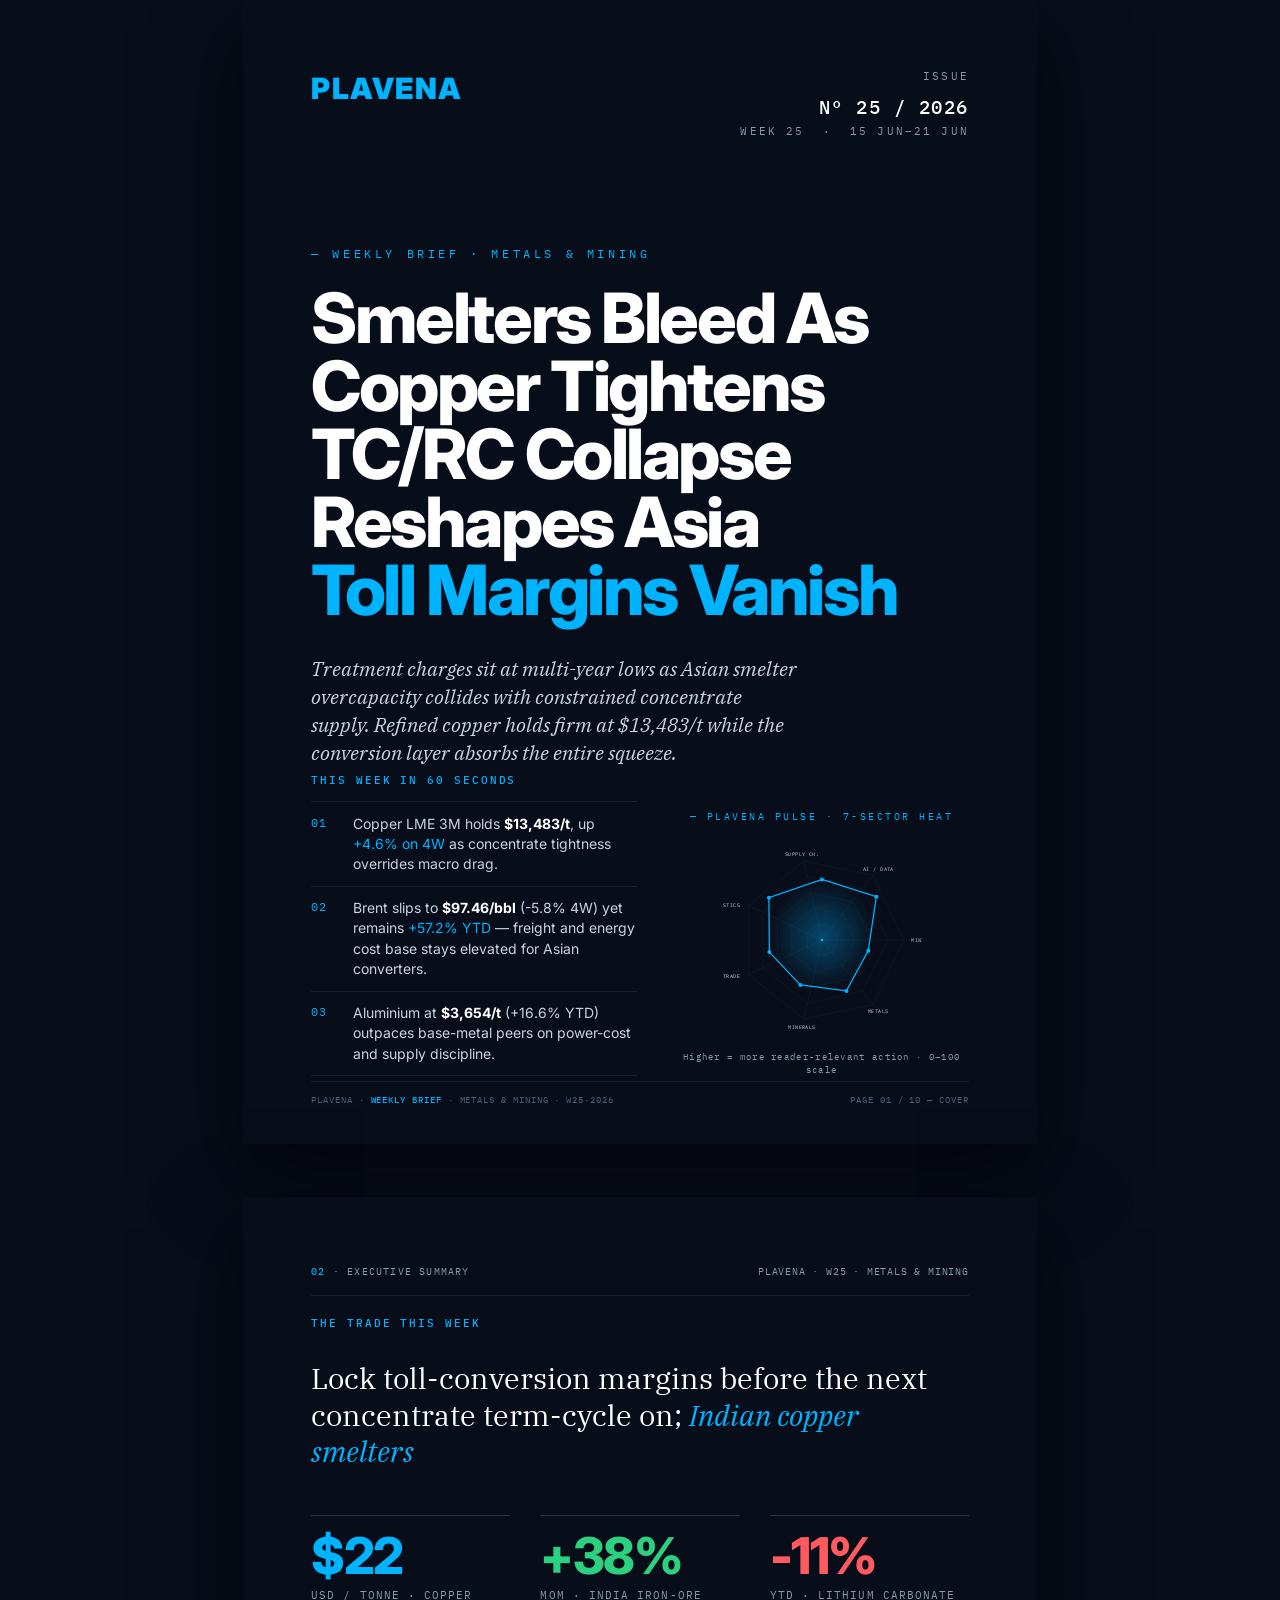
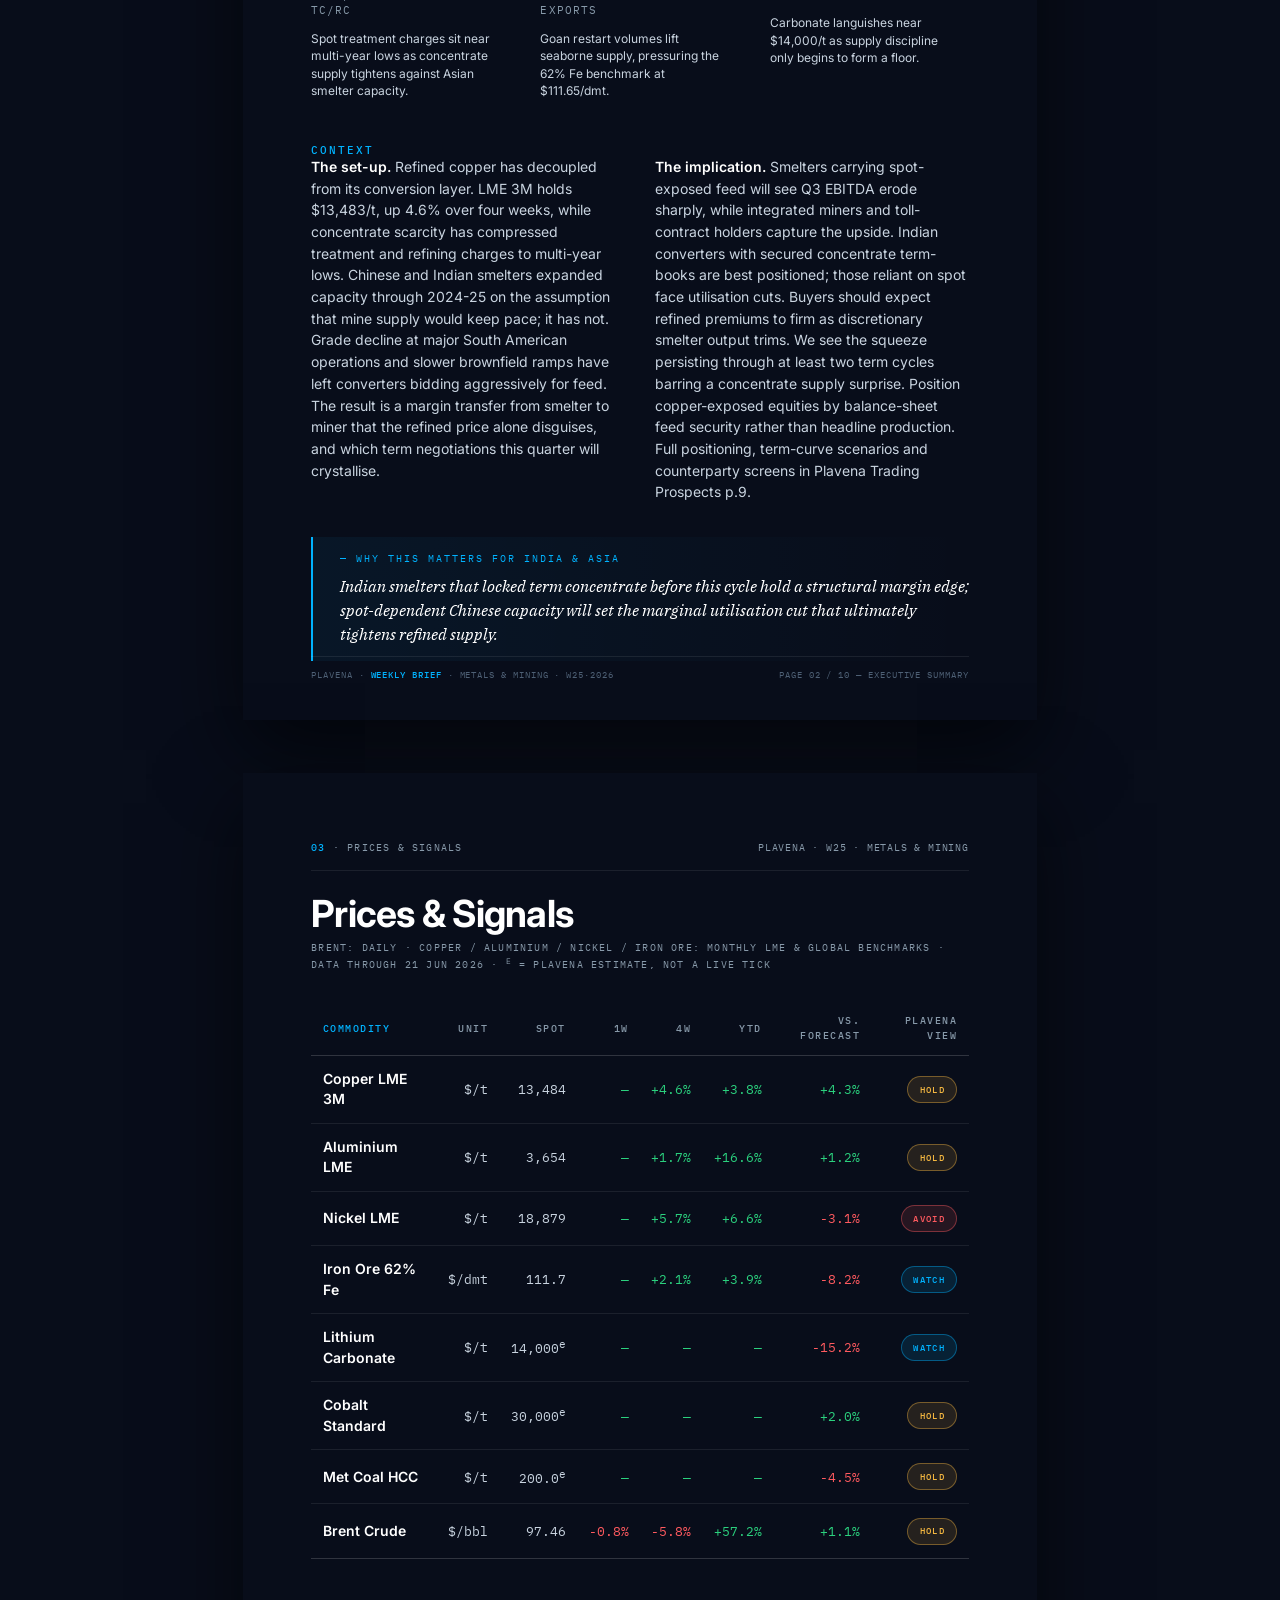
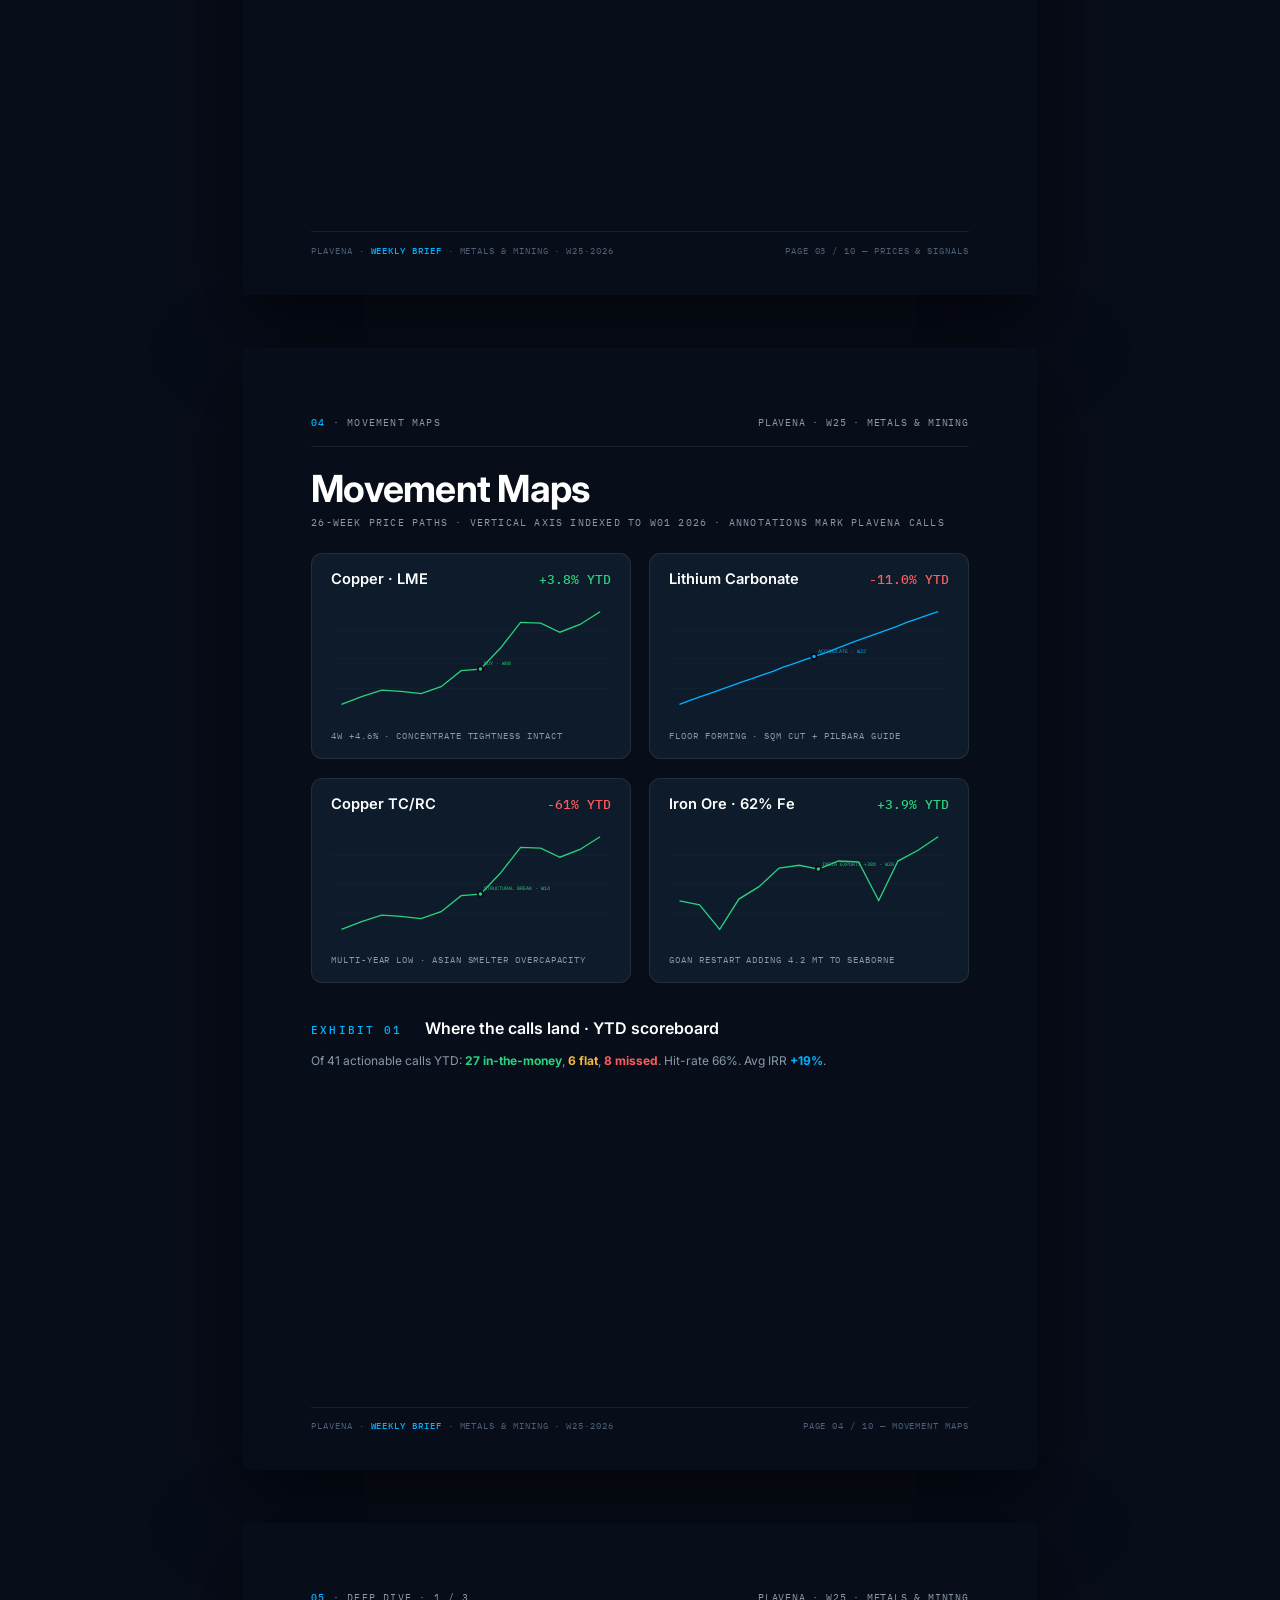
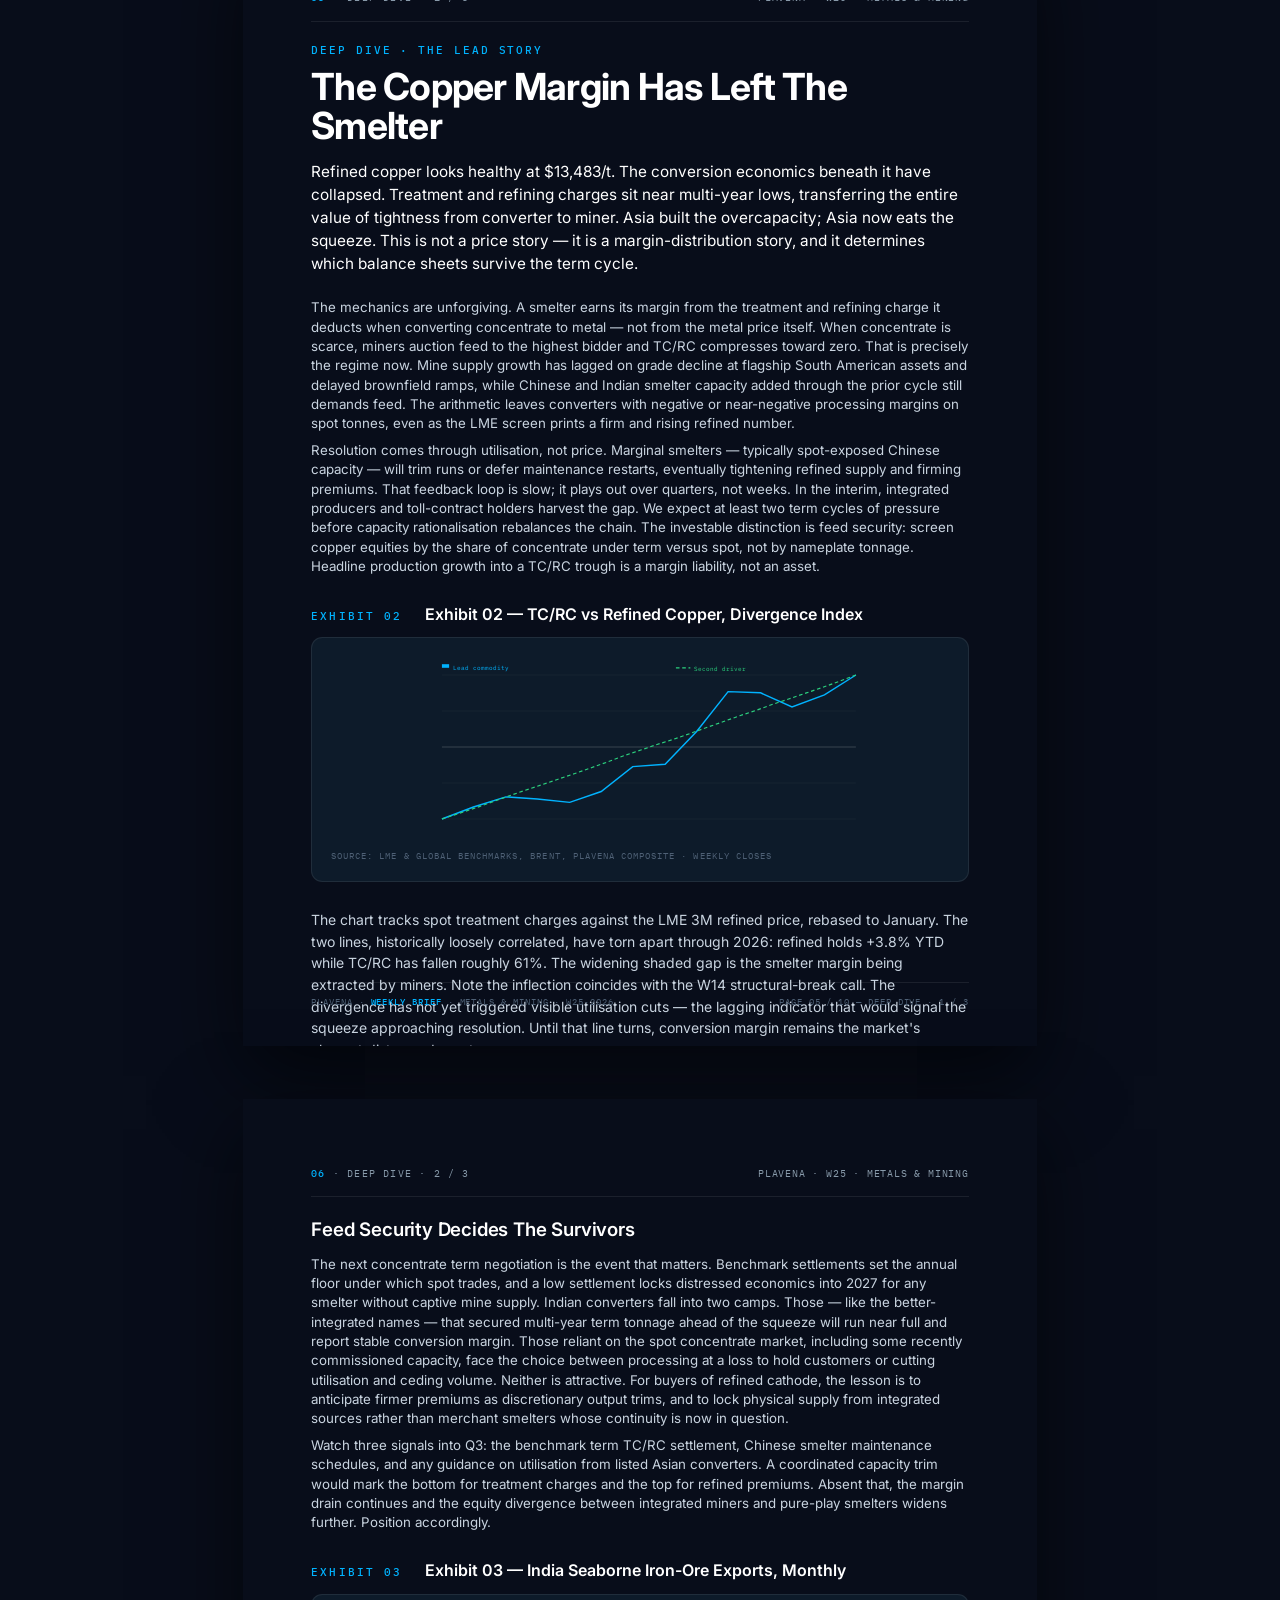
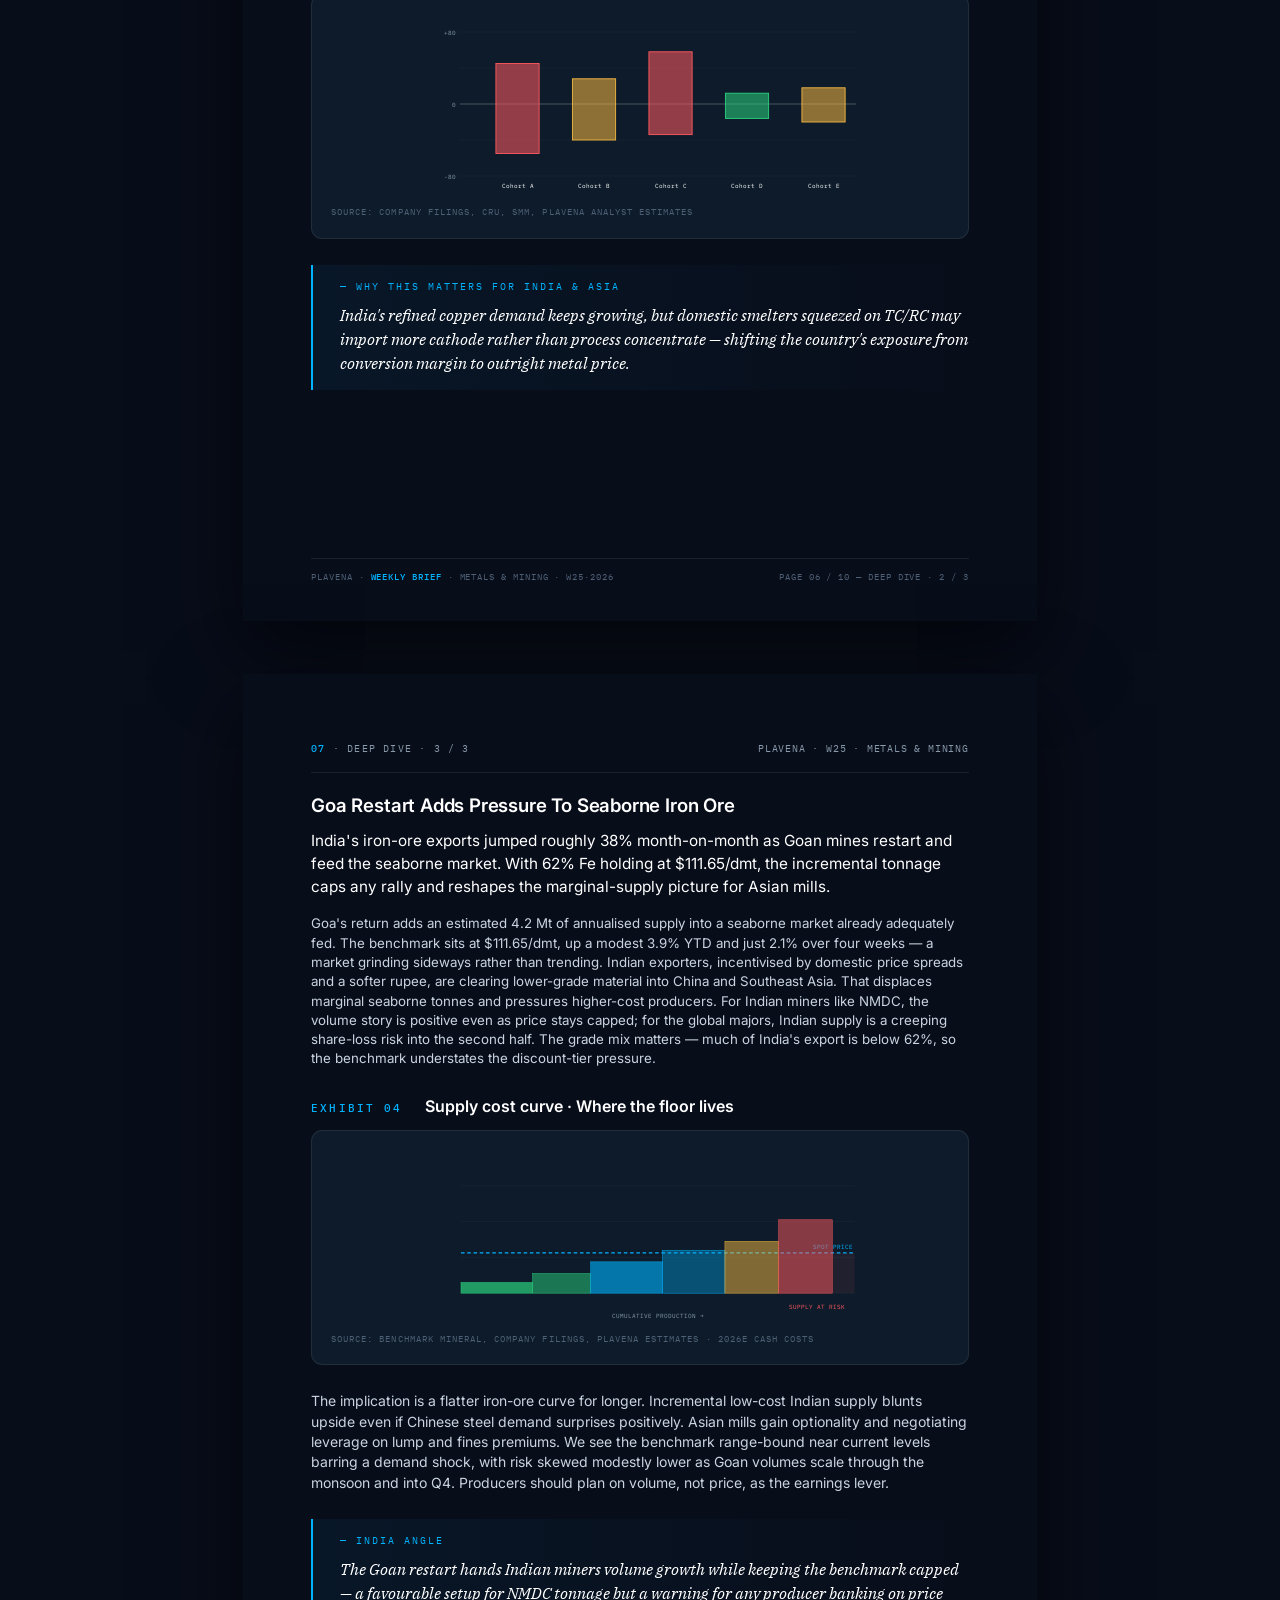
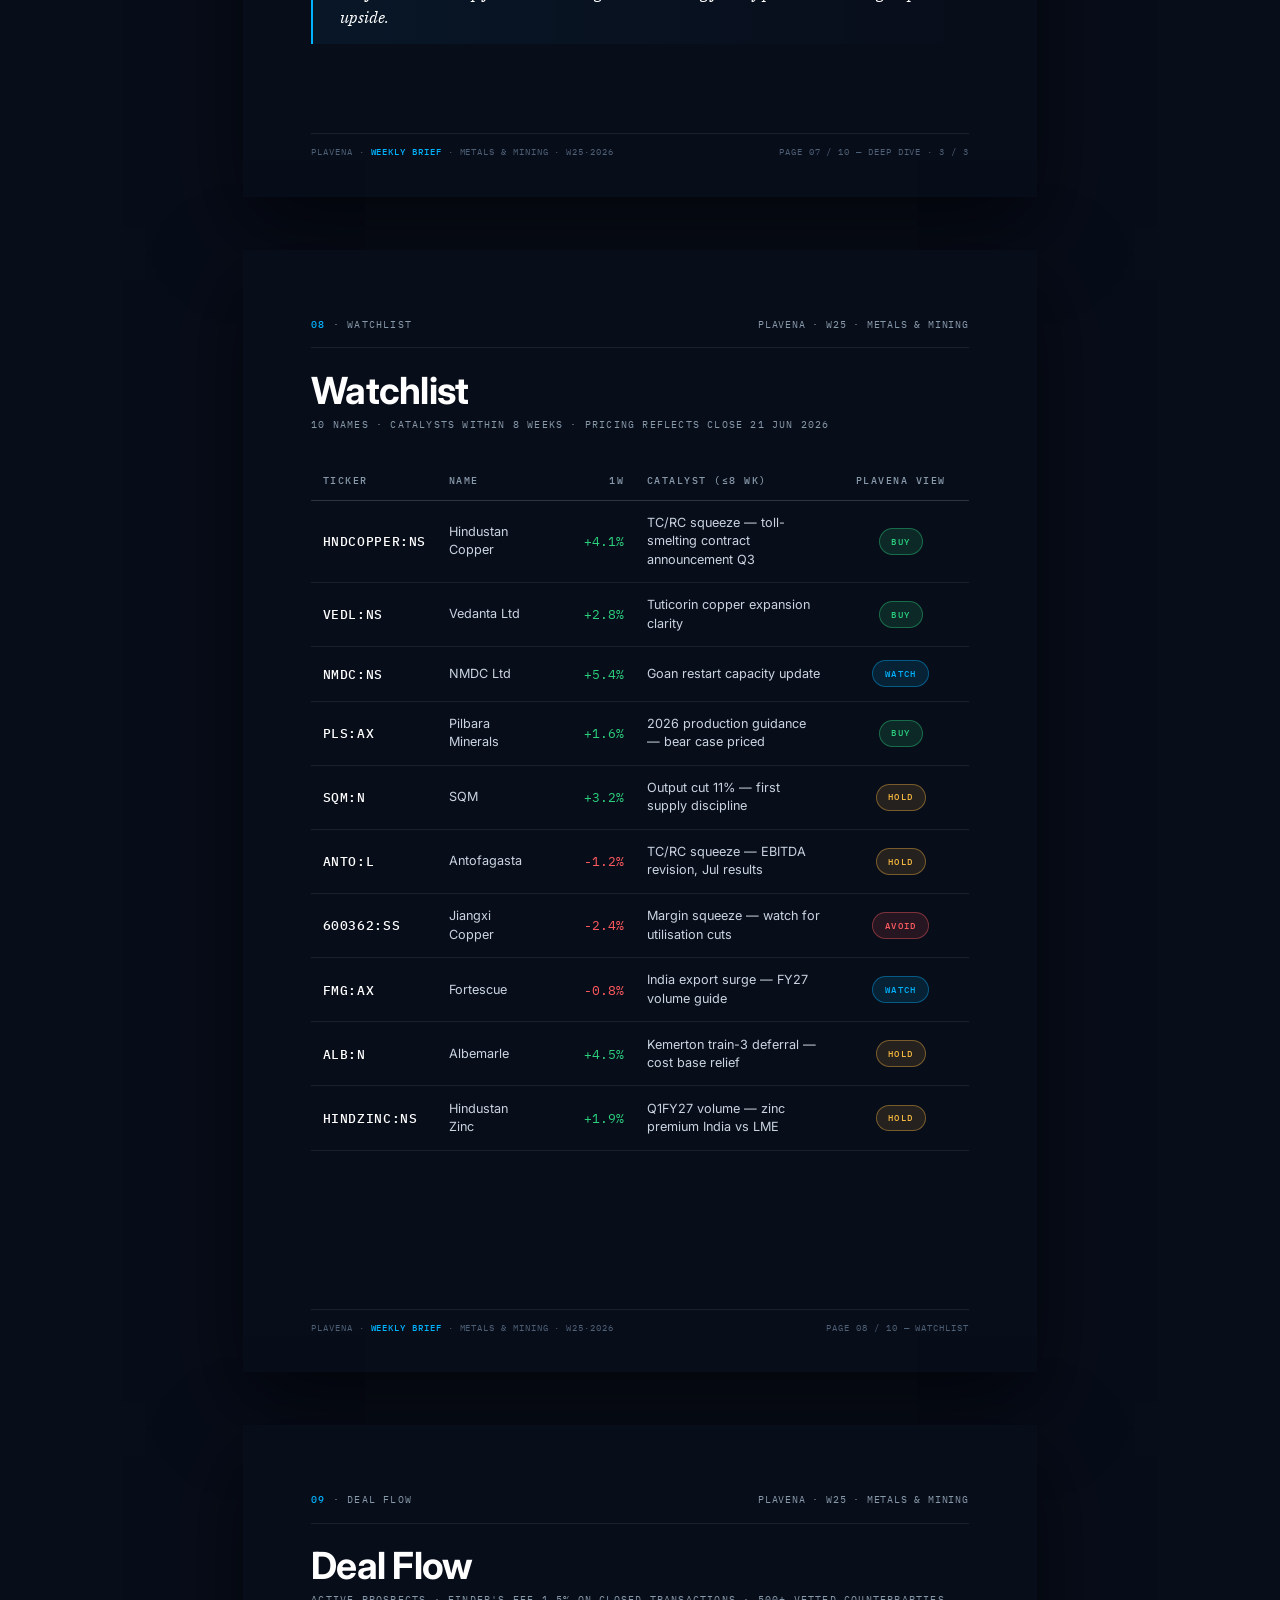
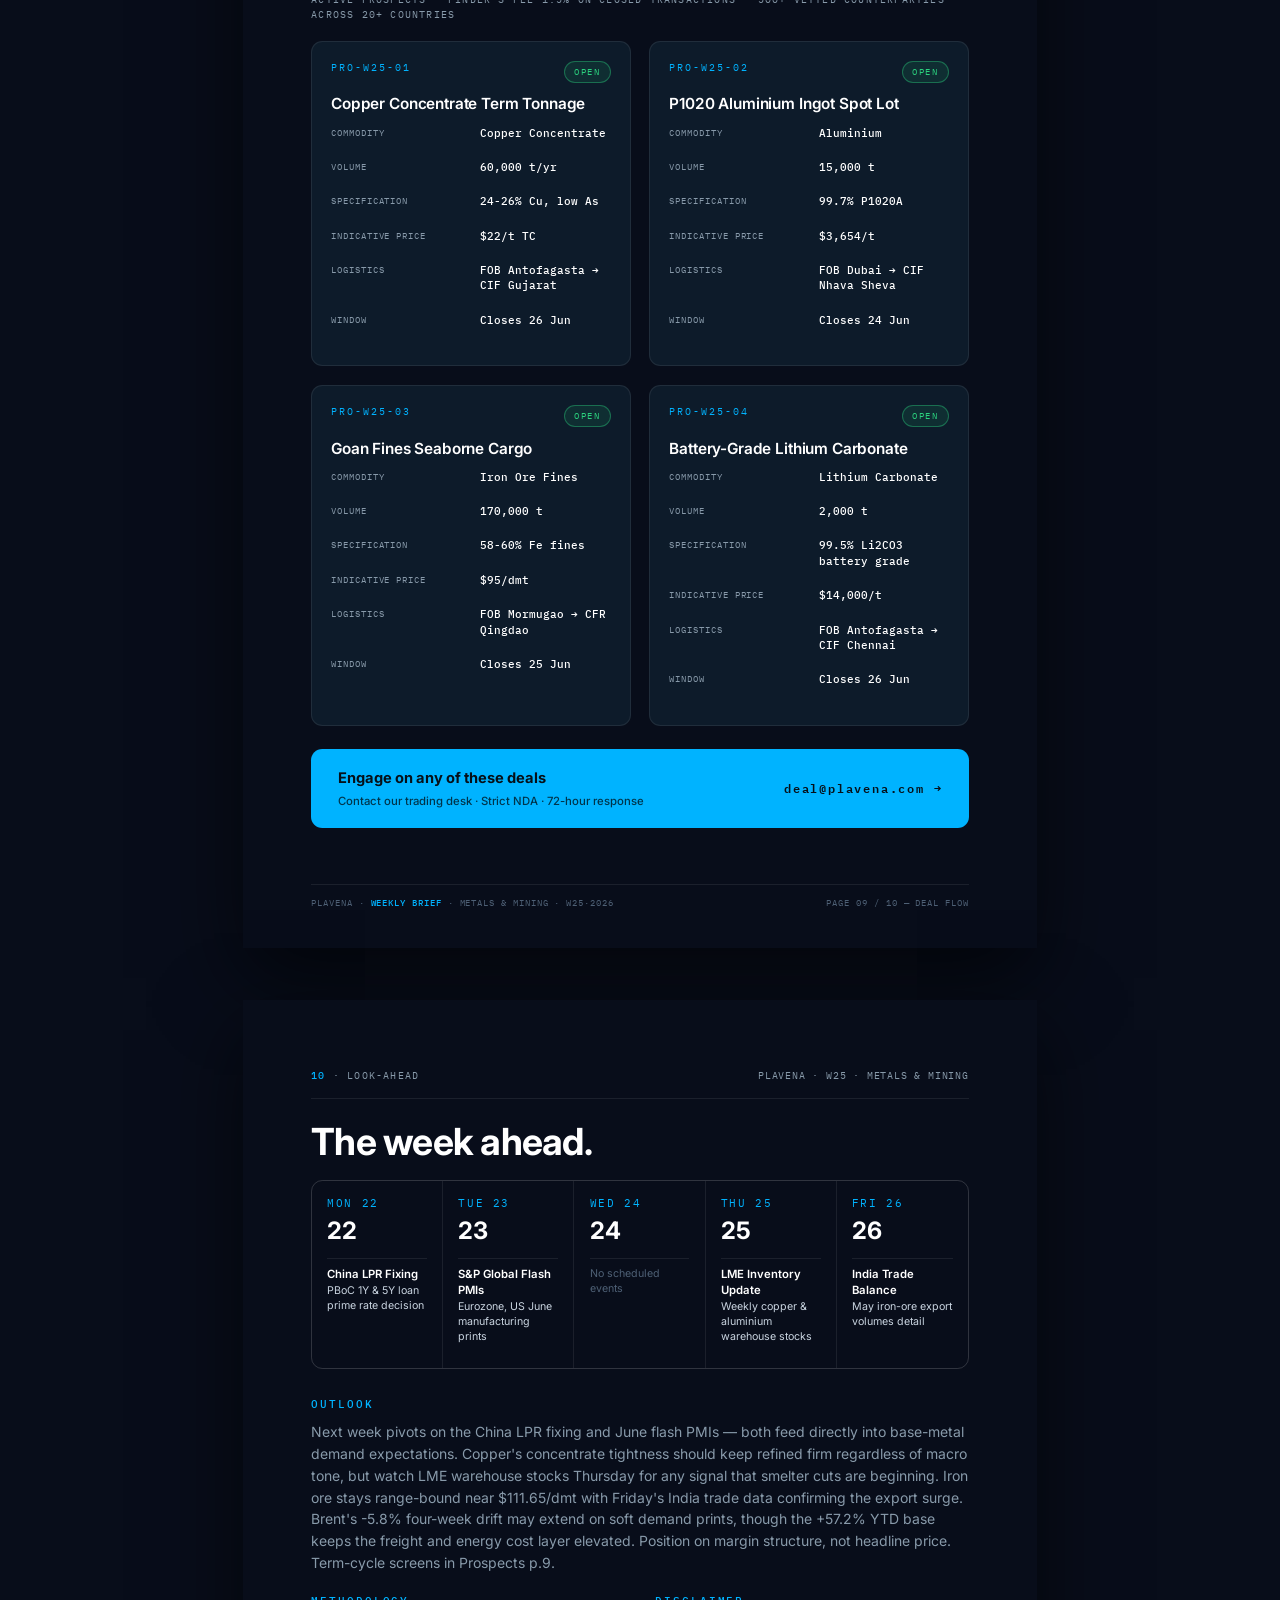
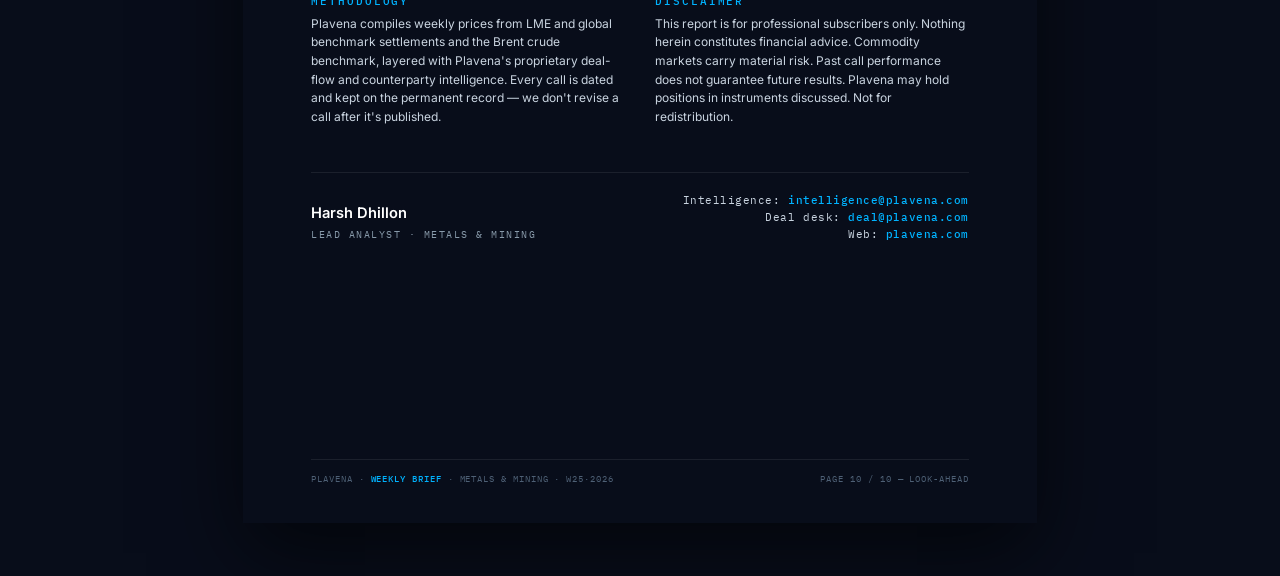
<file: docs/plavena-w25-2026.html>
<!doctype html>
<html lang="en">
<head>
<meta charset="utf-8">
<meta name="viewport" content="width=device-width,initial-scale=1">
<title>Plavena Weekly Brief — Metals &amp; Mining — W25/2026</title>
<style>/* ============================================================
   PLAVENA WEEKLY BRIEF — Master Stylesheet
   Design system: Sovereign Cartography
   Print: A4, no margins (handled inside .page)
   ============================================================ */

@import url('https://fonts.googleapis.com/css2?family=Inter:wght@300;400;500;600;700;800;900&family=IBM+Plex+Mono:wght@300;400;500;600&family=IBM+Plex+Serif:wght@400;500;600&display=swap');

:root{
  --bg: #080D1A;
  --bg-card: #0D1B2A;
  --bg-card-2: #14243A;
  --line: rgba(255,255,255,0.08);
  --line-strong: rgba(255,255,255,0.16);
  --accent: #00B3FF;
  --accent-dim: #0080BA;
  --pos: #2BD17E;
  --neg: #FF5A5F;
  --warn: #F4B740;
  --text: #FFFFFF;
  --body: #C9D4E0;
  --muted: #889AAA;
  --whisper: #4E6075;
}

html, body { background: var(--bg); margin:0; padding:0; }
body{
  font-family: 'Inter', -apple-system, BlinkMacSystemFont, sans-serif;
  color: var(--body);
  font-size: 10pt;
  line-height: 1.45;
  -webkit-font-smoothing: antialiased;
  -moz-osx-font-smoothing: grayscale;
}

/* ---------- PAGE FRAME ---------- */
.page{
  width: 210mm;
  height: 297mm;
  margin: 0 auto 14mm auto;
  background: var(--bg);
  color: var(--body);
  position: relative;
  padding: 18mm 18mm 16mm 18mm;
  box-sizing: border-box;
  overflow: hidden;
  page-break-after: always;
  box-shadow: 0 30px 80px rgba(0,0,0,0.6);
}
.page:last-child{ page-break-after: auto; }

@page { size: A4; margin: 0; }
@media print {
  *, *::before, *::after {
    -webkit-print-color-adjust: exact !important;
    print-color-adjust: exact !important;
    color-adjust: exact !important;
  }
  html, body{ background: var(--bg) !important; }
  .page{ margin: 0 !important; box-shadow: none; }
}

/* ---------- HEADER & FOOTER ---------- */
.page-head{
  display: flex; justify-content: space-between; align-items: flex-end;
  border-bottom: 1px solid var(--line);
  padding-bottom: 4mm; margin-bottom: 6mm;
}
.ph-left{ font-family:'IBM Plex Mono', monospace; font-size: 7.5pt; letter-spacing: 0.12em; color: var(--muted); text-transform: uppercase; }
.ph-left b{ color: var(--accent); font-weight: 500; }
.ph-right{ font-family:'IBM Plex Mono', monospace; font-size: 7.5pt; letter-spacing: 0.08em; color: var(--muted); }

.page-foot{
  position: absolute; left: 18mm; right: 18mm; bottom: 10mm;
  display: flex; justify-content: space-between; align-items: center;
  font-family:'IBM Plex Mono', monospace; font-size: 7pt; letter-spacing: 0.1em;
  color: var(--whisper);
  border-top: 1px solid var(--line);
  padding-top: 3mm;
  text-transform: uppercase;
}
.page-foot .colophon b{ color: var(--accent); font-weight: 500; }

/* ---------- TYPOGRAPHY ---------- */
h1, h2, h3, h4 { color: var(--text); font-family: 'Inter', sans-serif; margin: 0; line-height: 1.05; letter-spacing: -0.01em; }
h2.section{ font-size: 28pt; font-weight: 700; letter-spacing: -0.02em; }
h3.sub{ font-size: 14pt; font-weight: 600; color: var(--text); letter-spacing: -0.01em; }
h4.label{ font-family:'IBM Plex Mono', monospace; font-size: 8pt; letter-spacing: 0.18em; text-transform: uppercase; color: var(--accent); font-weight: 500; }
p{ margin: 0 0 2mm 0; color: var(--body); }
.lede{ color: var(--text); font-size: 11.5pt; line-height: 1.5; font-weight: 400; }
.meta-row{ font-family:'IBM Plex Mono', monospace; font-size: 7.5pt; letter-spacing: 0.12em; color: var(--muted); text-transform: uppercase; }

/* ---------- COVER PAGE ---------- */
.cover{ padding: 18mm; display: grid; grid-template-rows: auto 1fr auto; height: 100%; box-sizing: border-box; }
.cover .top { display:flex; justify-content: space-between; align-items: flex-start; }
.logo{ font-family:'Inter', sans-serif; font-weight: 900; font-size: 22pt; letter-spacing: 0.05em; color: var(--accent); }
.cover .issue{ font-family:'IBM Plex Mono', monospace; font-size: 8pt; letter-spacing: 0.2em; color: var(--muted); text-transform: uppercase; text-align: right; line-height: 1.6; }
.cover .issue .num{ color: var(--text); font-size: 14pt; font-weight: 500; letter-spacing: 0.08em; display:block; margin-top: 2mm; }
.cover-title{ margin-top: 28mm; }
.cover-title .kicker{ font-family:'IBM Plex Mono', monospace; font-size: 9pt; letter-spacing: 0.3em; color: var(--accent); text-transform: uppercase; margin-bottom: 6mm; }
.cover-title h1{ font-size: 52pt; font-weight: 800; line-height: 0.98; letter-spacing: -0.035em; color: var(--text); }
.cover-title h1 .accent{ color: var(--accent); }
.cover-title .deck{ font-family:'IBM Plex Serif', serif; font-style: italic; font-size: 15pt; color: var(--body); margin-top: 8mm; max-width: 130mm; line-height: 1.4; }

.cover-bottom{ display: grid; grid-template-columns: 1.05fr 0.95fr; gap: 10mm; align-items: end; }
.tldr h4{ margin-bottom: 4mm; }
.tldr ol{ list-style: none; padding: 0; margin: 0; counter-reset: t; }
.tldr li{ counter-increment: t; padding: 3mm 0 3mm 11mm; border-top: 1px solid var(--line); position: relative; color: var(--body); font-size: 10.5pt; line-height: 1.45; }
.tldr li:last-child{ border-bottom: 1px solid var(--line); }
.tldr li::before{ content: counter(t,decimal-leading-zero); position: absolute; left: 0; top: 3mm; font-family:'IBM Plex Mono', monospace; font-size: 9pt; color: var(--accent); letter-spacing: 0.1em; }

/* ---------- PULSE RADAR ---------- */
.pulse-wrap{ display:flex; flex-direction: column; align-items: center; }
.pulse-wrap .pulse-label{ font-family:'IBM Plex Mono', monospace; font-size: 7.5pt; letter-spacing: 0.25em; color: var(--accent); text-transform: uppercase; margin-bottom: 4mm; }
.pulse-wrap .pulse-caption{ font-family:'IBM Plex Mono', monospace; font-size: 6.5pt; letter-spacing: 0.15em; color: var(--muted); margin-top: 3mm; text-align: center; }

/* ---------- EXEC SUMMARY ---------- */
.es-tradeline{ font-family:'IBM Plex Serif', serif; font-size: 22pt; line-height: 1.25; color: var(--text); margin: 8mm 0 12mm 0; max-width: 165mm; }
.es-tradeline .em { color: var(--accent); font-style: italic; }
.hero-numbers{ display: grid; grid-template-columns: 1fr 1fr 1fr; gap: 8mm; margin-bottom: 12mm; }
.hero{ border-top: 1px solid var(--line-strong); padding-top: 4mm; }
.hero .hero-num{ font-family: 'Inter', sans-serif; font-weight: 800; font-size: 38pt; color: var(--text); letter-spacing: -0.03em; line-height: 1; }
.hero .hero-num.accent{ color: var(--accent); }
.hero .hero-num.pos{ color: var(--pos); }
.hero .hero-num.neg{ color: var(--neg); }
.hero .hero-unit{ font-family:'IBM Plex Mono', monospace; font-size: 8pt; color: var(--muted); letter-spacing: 0.1em; margin-top: 1.5mm; }
.hero .hero-caption{ font-size: 9pt; line-height: 1.45; color: var(--body); margin-top: 3mm; max-width: 50mm; }

.two-col{ display: grid; grid-template-columns: 1fr 1fr; gap: 8mm; }
.col p{ font-size: 10.5pt; line-height: 1.55; color: var(--body); }
.col p strong{ color: var(--text); font-weight: 600; }

/* ---------- PRICES TABLE ---------- */
.price-table{ width: 100%; border-collapse: collapse; font-size: 9.5pt; }
.price-table thead th{ font-family:'IBM Plex Mono', monospace; font-size: 7.5pt; letter-spacing: 0.15em; color: var(--muted); text-transform: uppercase; text-align: right; padding: 3mm 3mm; border-bottom: 1px solid var(--line-strong); font-weight: 500; }
.price-table thead th:first-child{ text-align: left; color: var(--accent); }
.price-table tbody td{ padding: 3.5mm 3mm; border-bottom: 1px solid var(--line); text-align: right; font-family: 'IBM Plex Mono', monospace; }
.price-table tbody td:first-child{ text-align: left; font-family: 'Inter', sans-serif; color: var(--text); font-weight: 600; font-size: 10.5pt; }
.price-table .pos{ color: var(--pos); }
.price-table .neg{ color: var(--neg); }
.price-table tbody tr:last-child td{ border-bottom: 1px solid var(--line-strong); }

/* ---------- SMALL MULTIPLES ---------- */
.small-multiples{ display: grid; grid-template-columns: 1fr 1fr; gap: 5mm; margin-top: 6mm; }
.sm-card{ background: var(--bg-card); border: 1px solid var(--line); border-radius: 3mm; padding: 4mm 5mm; }
.sm-card .sm-head{ display:flex; justify-content: space-between; align-items: baseline; margin-bottom: 2mm; }
.sm-card .sm-name{ font-weight: 600; color: var(--text); font-size: 11pt; }
.sm-card .sm-change{ font-family:'IBM Plex Mono', monospace; font-size: 9.5pt; font-weight: 500; }
.sm-card .sm-change.pos{ color: var(--pos); }
.sm-card .sm-change.neg{ color: var(--neg); }
.sm-card .sm-note{ font-family:'IBM Plex Mono', monospace; font-size: 7pt; color: var(--muted); letter-spacing: 0.1em; text-transform: uppercase; margin-top: 1.5mm; }

/* ---------- EXHIBIT ---------- */
.exhibit{ margin: 7mm 0; }
.exhibit .ex-head{ display:flex; align-items: baseline; gap: 6mm; margin-bottom: 3mm; }
.exhibit .ex-num{ font-family:'IBM Plex Mono', monospace; font-size: 8pt; letter-spacing: 0.2em; color: var(--accent); text-transform: uppercase; font-weight: 500; }
.exhibit .ex-title{ color: var(--text); font-size: 12pt; font-weight: 600; }
.exhibit .ex-frame{ background: var(--bg-card); border: 1px solid var(--line); border-radius: 3mm; padding: 5mm; }
.exhibit .ex-source{ font-family:'IBM Plex Mono', monospace; font-size: 6.5pt; color: var(--whisper); letter-spacing: 0.12em; margin-top: 2mm; text-transform: uppercase; }

/* ---------- CALLOUT ---------- */
.callout{ border-left: 2px solid var(--accent); padding: 4mm 0 4mm 7mm; margin: 7mm 0; background: linear-gradient(90deg, rgba(0,179,255,0.06) 0%, rgba(0,179,255,0) 100%); }
.callout .co-label{ font-family:'IBM Plex Mono', monospace; font-size: 7.5pt; letter-spacing: 0.2em; color: var(--accent); text-transform: uppercase; margin-bottom: 2mm; }
.callout p{ font-family:'IBM Plex Serif', serif; font-size: 12pt; line-height: 1.5; color: var(--text); margin: 0; font-style: italic; }

/* ---------- WATCHLIST ---------- */
.watch-table{ width: 100%; border-collapse: collapse; font-size: 9.5pt; }
.watch-table thead th{ font-family:'IBM Plex Mono', monospace; font-size: 7.5pt; letter-spacing: 0.15em; color: var(--muted); text-transform: uppercase; text-align: left; padding: 3mm 3mm; border-bottom: 1px solid var(--line-strong); font-weight: 500; }
.watch-table tbody td{ padding: 3.5mm 3mm; border-bottom: 1px solid var(--line); }
.watch-table .ticker{ font-family:'IBM Plex Mono', monospace; color: var(--text); font-weight: 500; letter-spacing: 0.05em; }
.watch-table .move{ font-family:'IBM Plex Mono', monospace; text-align: right; }
.watch-table .move.pos{ color: var(--pos); }
.watch-table .move.neg{ color: var(--neg); }
.watch-table .view{ width: 30mm; text-align: center; }
.pill{ display: inline-block; padding: 1.5mm 3mm; border-radius: 100mm; font-family:'IBM Plex Mono', monospace; font-size: 7pt; letter-spacing: 0.15em; text-transform: uppercase; font-weight: 500; }
.pill.buy{ background: rgba(43,209,126,0.14); color: var(--pos); border: 1px solid rgba(43,209,126,0.4); }
.pill.hold{ background: rgba(244,183,64,0.12); color: var(--warn); border: 1px solid rgba(244,183,64,0.4); }
.pill.avoid{ background: rgba(255,90,95,0.12); color: var(--neg); border: 1px solid rgba(255,90,95,0.4); }
.pill.watch{ background: rgba(0,179,255,0.12); color: var(--accent); border: 1px solid rgba(0,179,255,0.4); }

/* ---------- DEAL FLOW ---------- */
.deal-grid{ display: grid; grid-template-columns: 1fr 1fr; gap: 5mm; margin-top: 5mm; }
.deal{ background: var(--bg-card); border: 1px solid var(--line); border-radius: 3mm; padding: 5mm; position: relative; }
.deal .deal-head{ display:flex; justify-content: space-between; align-items: flex-start; margin-bottom: 3mm; }
.deal .deal-id{ font-family:'IBM Plex Mono', monospace; font-size: 7.5pt; letter-spacing: 0.2em; color: var(--accent); }
.deal .deal-status{ font-family:'IBM Plex Mono', monospace; font-size: 6.5pt; letter-spacing: 0.18em; color: var(--pos); text-transform: uppercase; padding: 1mm 2.5mm; border: 1px solid rgba(43,209,126,0.4); border-radius: 100mm; background: rgba(43,209,126,0.1); }
.deal h4.deal-title{ color: var(--text); font-size: 11.5pt; font-weight: 600; letter-spacing: -0.01em; margin-bottom: 3mm; line-height: 1.3; }
.deal .deal-meta{ display: grid; grid-template-columns: 1fr 1fr; gap: 3mm 5mm; font-family:'IBM Plex Mono', monospace; font-size: 8pt; }
.deal .deal-meta dt{ color: var(--muted); letter-spacing: 0.1em; text-transform: uppercase; font-size: 7pt; margin-bottom: 0.5mm; }
.deal .deal-meta dd{ margin: 0 0 2mm 0; color: var(--text); font-weight: 500; }
.deal-cta{ background: var(--accent); color: #0a1628; padding: 5mm 7mm; border-radius: 3mm; margin-top: 6mm; display:flex; justify-content: space-between; align-items: center; }
.deal-cta .cta-text{ font-family: 'Inter', sans-serif; font-size: 11pt; font-weight: 700; color: #061018; }
.deal-cta .cta-text small{ display:block; font-weight: 500; font-size: 8.5pt; color: rgba(0,0,0,0.7); margin-top: 1mm; }
.deal-cta .cta-action{ font-family:'IBM Plex Mono', monospace; font-size: 9pt; letter-spacing: 0.15em; color: #061018; font-weight: 600; }

/* ---------- LOOK-AHEAD CALENDAR ---------- */
.cal-grid{ display: grid; grid-template-columns: repeat(5, 1fr); gap: 0; border: 1px solid var(--line-strong); border-radius: 3mm; overflow: hidden; }
.cal-day{ padding: 4mm 4mm; border-right: 1px solid var(--line); }
.cal-day:last-child{ border-right: none; }
.cal-day .cd-date{ font-family:'IBM Plex Mono', monospace; font-size: 8pt; letter-spacing: 0.15em; color: var(--accent); text-transform: uppercase; margin-bottom: 2mm; }
.cal-day .cd-day{ font-family: 'Inter', sans-serif; font-size: 18pt; font-weight: 700; color: var(--text); margin-bottom: 4mm; line-height: 1; }
.cal-day ul{ list-style: none; padding: 0; margin: 0; }
.cal-day li{ font-size: 8pt; color: var(--body); line-height: 1.4; padding: 2mm 0; border-top: 1px solid var(--line); }
.cal-day li b{ display: block; color: var(--text); font-weight: 600; font-size: 8.5pt; margin-bottom: 0.5mm; }

/* ---------- METHODOLOGY & SIGN-OFF ---------- */
.meth{ margin-top: 5mm; }
.meth h4{ margin-bottom: 3mm; }
.meth p{ font-size: 9pt; line-height: 1.55; color: var(--muted); }
.meth-grid{ display:grid; grid-template-columns: 1fr 1fr; gap: 8mm; margin-top: 5mm; }
.meth-grid h4{ margin-bottom: 2mm; }
.meth-grid p{ color: var(--body); font-size: 9pt; line-height: 1.55; }

.signoff{ margin-top: 10mm; padding-top: 5mm; border-top: 1px solid var(--line); display: grid; grid-template-columns: 1fr 1fr; gap: 6mm; align-items: end; }
.signoff .analyst .name{ color: var(--text); font-weight: 600; font-size: 11pt; }
.signoff .analyst .role{ font-family:'IBM Plex Mono', monospace; font-size: 7.5pt; letter-spacing: 0.15em; color: var(--muted); text-transform: uppercase; margin-top: 1mm; }
.signoff .contact{ text-align: right; font-family:'IBM Plex Mono', monospace; font-size: 8pt; color: var(--body); letter-spacing: 0.05em; line-height: 1.6; }
.signoff .contact b{ color: var(--accent); font-weight: 500; }

/* ---------- UTILITIES ---------- */
.mb-2{ margin-bottom: 2mm; }
.mb-4{ margin-bottom: 4mm; }
.mb-6{ margin-bottom: 6mm; }
.mb-8{ margin-bottom: 8mm; }
.pos{ color: var(--pos); }
.neg{ color: var(--neg); }
.muted{ color: var(--muted); }
</style>
</head>
<body>

<!-- ═══ PAGE 1 — COVER ═══ -->
<section class="page cover">
  <div class="top">
    <div class="logo">PLAVENA</div>
    <div class="issue">Issue<span class="num">N° 25 / 2026</span>Week 25 &nbsp;·&nbsp; 15 Jun–21 Jun</div>
  </div>
  <div class="cover-title">
    <div class="kicker">— Weekly Brief · Metals &amp; Mining</div>
    <h1>Smelters Bleed As Copper Tightens<br>TC/RC Collapse Reshapes Asia<br><span class="accent">Toll Margins Vanish</span></h1>
    <p class="deck">Treatment charges sit at multi-year lows as Asian smelter overcapacity collides with constrained concentrate supply. Refined copper holds firm at $13,483/t while the conversion layer absorbs the entire squeeze.</p>
  </div>
  <div class="cover-bottom">
    <div class="tldr">
      <h4 class="label">This week in 60 seconds</h4>
      <ol><li>Copper LME 3M holds <b style='color:#FFFFFF'>$13,483/t</b>, up <span style='color:#00B3FF'>+4.6% on 4W</span> as concentrate tightness overrides macro drag.</li><li>Brent slips to <b style='color:#FFFFFF'>$97.46/bbl</b> (-5.8% 4W) yet remains <span style='color:#00B3FF'>+57.2% YTD</span> — freight and energy cost base stays elevated for Asian converters.</li><li>Aluminium at <b style='color:#FFFFFF'>$3,654/t</b> (+16.6% YTD) outpaces base-metal peers on power-cost and supply discipline.</li></ol>
    </div>
    <div class="pulse-wrap">
      <div class="pulse-label">— Plavena Pulse · 7-sector heat</div>
      <svg viewBox="-110 -110 220 220" width="200" height="200">
        <defs><radialGradient id="pg" cx="50%" cy="50%" r="50%">
          <stop offset="0%" stop-color="#00B3FF" stop-opacity="0.35"/>
          <stop offset="100%" stop-color="#00B3FF" stop-opacity="0"/>
        </radialGradient></defs>
        <g fill="none" stroke="rgba(255,255,255,0.07)" stroke-width="0.5">
          <polygon points="90,0 56,71 -20,87 -81,38 -81,-38 -20,-87 56,-71"/>
          <polygon points="72,0 45,56 -16,70 -65,30 -65,-30 -16,-70 45,-56"/>
          <polygon points="54,0 34,42 -12,52 -49,23 -49,-23 -12,-52 34,-42"/>
          <polygon points="36,0 23,28 -8,35 -33,15 -33,-15 -8,-35 23,-28"/>
          <polygon points="18,0 11,14 -4,17 -16,8 -16,-8 -4,-17 11,-14"/>
        </g>
        <g stroke="rgba(255,255,255,0.08)" stroke-width="0.5">
          <line x1="0" y1="0" x2="90" y2="0"/><line x1="0" y1="0" x2="56" y2="71"/>
          <line x1="0" y1="0" x2="-20" y2="87"/><line x1="0" y1="0" x2="-81" y2="38"/>
          <line x1="0" y1="0" x2="-81" y2="-38"/><line x1="0" y1="0" x2="-20" y2="-87"/>
          <line x1="0" y1="0" x2="56" y2="-71"/>
        </g>
        <polygon points="0.0,-66.6 59.8,-47.7 50.9,11.7 26.9,56.0 -23.8,49.5 -57.9,13.3 -58.4,-46.6" fill="url(#pg)" stroke="#00B3FF" stroke-width="1.4"/>
        <g fill="#00B3FF"><circle cx="0.0" cy="-66.6" r="2.2"/>
<circle cx="59.8" cy="-47.7" r="2.2"/>
<circle cx="50.9" cy="11.7" r="2.2"/>
<circle cx="26.9" cy="56.0" r="2.2"/>
<circle cx="-23.8" cy="49.5" r="2.2"/>
<circle cx="-57.9" cy="13.3" r="2.2"/>
<circle cx="-58.4" cy="-46.6" r="2.2"/></g>
        <g font-family="IBM Plex Mono,monospace" font-size="6" fill="#C9D4E0" letter-spacing="0.5">
          <text x="98" y="2" text-anchor="start">MINING</text>
          <text x="62" y="80" text-anchor="middle">METALS</text>
          <text x="-22" y="98" text-anchor="middle">MINERALS</text>
          <text x="-90" y="42" text-anchor="end">TRADE</text>
          <text x="-90" y="-36" text-anchor="end">LOGISTICS</text>
          <text x="-22" y="-92" text-anchor="middle">SUPPLY CH.</text>
          <text x="62" y="-76" text-anchor="middle">AI / DATA</text>
        </g>
        <circle cx="0" cy="0" r="1.5" fill="#00B3FF"/>
      </svg>
      <div class="pulse-caption">Higher = more reader-relevant action · 0–100 scale</div>
    </div>
  </div>
  <div class="page-foot">
    <div class="colophon">PLAVENA · <b>Weekly Brief</b> · Metals &amp; Mining · W25·2026</div>
    <div>Page 01 / 10 — Cover</div>
  </div>
</section>
<!-- ═══ PAGE 2 — EXEC SUMMARY ═══ -->
<section class="page">
    <div class="page-head">
    <div class="ph-left"><b>02</b> · Executive Summary</div>
    <div class="ph-right">PLAVENA · W25 · METALS &amp; MINING</div>
  </div>
  <h4 class="label">The trade this week</h4>
  <p class="es-tradeline">Lock toll-conversion margins before the next concentrate term-cycle on; <span class="em">Indian copper smelters</span></p>
  <div class="hero-numbers"><div class="hero"><div class="hero-num accent">$22</div><div class="hero-unit">USD / TONNE · COPPER TC/RC</div><div class="hero-caption">Spot treatment charges sit near multi-year lows as concentrate supply tightens against Asian smelter capacity.</div></div><div class="hero"><div class="hero-num pos">+38%</div><div class="hero-unit">MOM · INDIA IRON-ORE EXPORTS</div><div class="hero-caption">Goan restart volumes lift seaborne supply, pressuring the 62% Fe benchmark at $111.65/dmt.</div></div><div class="hero"><div class="hero-num neg">-11%</div><div class="hero-unit">YTD · LITHIUM CARBONATE</div><div class="hero-caption">Carbonate languishes near $14,000/t as supply discipline only begins to form a floor.</div></div></div>
  <h4 class="label">Context</h4>
  <div class="two-col mb-6">
    <div class="col"><p><strong>The set-up.</strong> Refined copper has decoupled from its conversion layer. LME 3M holds $13,483/t, up 4.6% over four weeks, while concentrate scarcity has compressed treatment and refining charges to multi-year lows. Chinese and Indian smelters expanded capacity through 2024-25 on the assumption that mine supply would keep pace; it has not. Grade decline at major South American operations and slower brownfield ramps have left converters bidding aggressively for feed. The result is a margin transfer from smelter to miner that the refined price alone disguises, and which term negotiations this quarter will crystallise.</p></div>
    <div class="col"><p><strong>The implication.</strong> Smelters carrying spot-exposed feed will see Q3 EBITDA erode sharply, while integrated miners and toll-contract holders capture the upside. Indian converters with secured concentrate term-books are best positioned; those reliant on spot face utilisation cuts. Buyers should expect refined premiums to firm as discretionary smelter output trims. We see the squeeze persisting through at least two term cycles barring a concentrate supply surprise. Position copper-exposed equities by balance-sheet feed security rather than headline production. Full positioning, term-curve scenarios and counterparty screens in Plavena Trading Prospects p.9.</p></div>
  </div>
  <div class="callout">
    <div class="co-label">— Why this matters for India &amp; Asia</div>
    <p><em>Indian smelters that locked term concentrate before this cycle hold a structural margin edge; spot-dependent Chinese capacity will set the marginal utilisation cut that ultimately tightens refined supply.</em></p>
  </div>
    <div class="page-foot">
    <div class="colophon">PLAVENA · <b>Weekly Brief</b> · Metals &amp; Mining · W25·2026</div>
    <div>Page 02 / 10 — Executive Summary</div>
  </div>
</section>
<!-- ═══ PAGE 3 — PRICES & SIGNALS ═══ -->
<section class="page">
    <div class="page-head">
    <div class="ph-left"><b>03</b> · Prices &amp; Signals</div>
    <div class="ph-right">PLAVENA · W25 · METALS &amp; MINING</div>
  </div>
  <h2 class="section">Prices &amp; Signals</h2>
  <p class="meta-row" style="margin-top:2mm;margin-bottom:8mm;">Brent: daily · Copper / Aluminium / Nickel / Iron Ore: monthly LME &amp; global benchmarks · Data through 21 Jun 2026 · <sup>e</sup> = Plavena estimate, not a live tick</p>
  <table class="price-table">
    <thead><tr>
      <th>Commodity</th><th>Unit</th><th>Spot</th>
      <th>1W</th><th>4W</th><th>YTD</th><th>vs. Forecast</th><th>Plavena view</th>
    </tr></thead>
    <tbody><tr><td>Copper LME 3M</td><td>$/t</td><td>13,484</td><td class="pos">—</td><td class="pos">+4.6%</td><td class="pos">+3.8%</td><td class="pos">+4.3%</td><td><span class="pill hold">HOLD</span></td></tr><tr><td>Aluminium LME</td><td>$/t</td><td>3,654</td><td class="pos">—</td><td class="pos">+1.7%</td><td class="pos">+16.6%</td><td class="pos">+1.2%</td><td><span class="pill hold">HOLD</span></td></tr><tr><td>Nickel LME</td><td>$/t</td><td>18,879</td><td class="pos">—</td><td class="pos">+5.7%</td><td class="pos">+6.6%</td><td class="neg">-3.1%</td><td><span class="pill avoid">AVOID</span></td></tr><tr><td>Iron Ore 62% Fe</td><td>$/dmt</td><td>111.7</td><td class="pos">—</td><td class="pos">+2.1%</td><td class="pos">+3.9%</td><td class="neg">-8.2%</td><td><span class="pill watch">WATCH</span></td></tr><tr><td>Lithium Carbonate</td><td>$/t</td><td>14,000<sup>e</sup></td><td class="pos">—</td><td class="pos">—</td><td class="pos">—</td><td class="neg">-15.2%</td><td><span class="pill watch">WATCH</span></td></tr><tr><td>Cobalt Standard</td><td>$/t</td><td>30,000<sup>e</sup></td><td class="pos">—</td><td class="pos">—</td><td class="pos">—</td><td class="pos">+2.0%</td><td><span class="pill hold">HOLD</span></td></tr><tr><td>Met Coal HCC</td><td>$/t</td><td>200.0<sup>e</sup></td><td class="pos">—</td><td class="pos">—</td><td class="pos">—</td><td class="neg">-4.5%</td><td><span class="pill hold">HOLD</span></td></tr><tr><td>Brent Crude</td><td>$/bbl</td><td>97.46</td><td class="neg">-0.8%</td><td class="neg">-5.8%</td><td class="pos">+57.2%</td><td class="pos">+1.1%</td><td><span class="pill hold">HOLD</span></td></tr></tbody>
  </table>
    <div class="page-foot">
    <div class="colophon">PLAVENA · <b>Weekly Brief</b> · Metals &amp; Mining · W25·2026</div>
    <div>Page 03 / 10 — Prices &amp; Signals</div>
  </div>
</section>
<!-- ═══ PAGE 4 — MOVEMENT MAPS ═══ -->
<section class="page">
    <div class="page-head">
    <div class="ph-left"><b>04</b> · Movement Maps</div>
    <div class="ph-right">PLAVENA · W25 · METALS &amp; MINING</div>
  </div>
  <h2 class="section">Movement Maps</h2>
  <p class="meta-row" style="margin-top:2mm;margin-bottom:6mm;">26-week price paths · Vertical axis indexed to W01 2026 · Annotations mark Plavena calls</p>
  <div class="small-multiples">
    <div class="sm-card">
      <div class="sm-head">
        <div class="sm-name">Copper · LME</div>
        <div class="sm-change pos">+3.8% YTD</div>
      </div>
      <svg viewBox="0 0 320 130" width="100%" height="120">
        <g stroke="rgba(255,255,255,0.06)" stroke-width="0.5">
          <line x1="0" y1="33" x2="320" y2="33"/>
          <line x1="0" y1="66" x2="320" y2="66"/>
          <line x1="0" y1="100" x2="320" y2="100"/>
        </g>
        <polyline fill="none" stroke="#2BD17E" stroke-width="1.5" points="12,118.0 35,109.2 58,101.7 80,103.3 103,105.7 126,97.8 149,79.5 171,77.7 194,53.6 217,24.2 240,25.1 262,35.5 285,26.6 308,12.0"/>
        <circle cx="171" cy="77.7" r="3" fill="#2BD17E" stroke="#080D1A" stroke-width="2"/>
        <text x="175" y="73" font-family="IBM Plex Mono" font-size="6" fill="#2BD17E">BUY · W08</text>
      </svg>
      <div class="sm-note">4W +4.6% · concentrate tightness intact</div>
    </div>
    <div class="sm-card">
      <div class="sm-head">
        <div class="sm-name">Lithium Carbonate</div>
        <div class="sm-change neg">-11.0% YTD</div>
      </div>
      <svg viewBox="0 0 320 130" width="100%" height="120">
        <g stroke="rgba(255,255,255,0.06)" stroke-width="0.5">
          <line x1="0" y1="33" x2="320" y2="33"/>
          <line x1="0" y1="66" x2="320" y2="66"/>
          <line x1="0" y1="100" x2="320" y2="100"/>
        </g>
        <polyline fill="none" stroke="#00B3FF" stroke-width="1.5" points="12,118.0 24,113.5 36,109.2 48,105.1 59,101.1 71,96.8 83,92.7 95,88.7 107,84.4 119,80.2 130,75.8 142,71.7 154,67.5 166,63.3 178,59.3 190,54.9 201,50.6 213,46.0 225,41.7 237,37.5 249,33.0 261,28.7 272,24.3 284,20.1 296,15.8 308,12.0"/>
        <circle cx="166" cy="63.3" r="3" fill="#00B3FF" stroke="#080D1A" stroke-width="2"/>
        <text x="170" y="59" font-family="IBM Plex Mono" font-size="6" fill="#00B3FF">ACCUMULATE · W22</text>
      </svg>
      <div class="sm-note">Floor forming · SQM cut + Pilbara guide</div>
    </div>
    <div class="sm-card">
      <div class="sm-head">
        <div class="sm-name">Copper TC/RC</div>
        <div class="sm-change neg">-61% YTD</div>
      </div>
      <svg viewBox="0 0 320 130" width="100%" height="120">
        <g stroke="rgba(255,255,255,0.06)" stroke-width="0.5">
          <line x1="0" y1="33" x2="320" y2="33"/>
          <line x1="0" y1="66" x2="320" y2="66"/>
          <line x1="0" y1="100" x2="320" y2="100"/>
        </g>
        <polyline fill="none" stroke="#2BD17E" stroke-width="1.5" points="12,118.0 35,109.2 58,101.7 80,103.3 103,105.7 126,97.8 149,79.5 171,77.7 194,53.6 217,24.2 240,25.1 262,35.5 285,26.6 308,12.0"/>
        <circle cx="171" cy="77.7" r="3" fill="#2BD17E" stroke="#080D1A" stroke-width="2"/>
        <text x="175" y="73" font-family="IBM Plex Mono" font-size="6" fill="#2BD17E">STRUCTURAL BREAK · W14</text>
      </svg>
      <div class="sm-note">Multi-year low · Asian smelter overcapacity</div>
    </div>
    <div class="sm-card">
      <div class="sm-head">
        <div class="sm-name">Iron Ore · 62% Fe</div>
        <div class="sm-change pos">+3.9% YTD</div>
      </div>
      <svg viewBox="0 0 320 130" width="100%" height="120">
        <g stroke="rgba(255,255,255,0.06)" stroke-width="0.5">
          <line x1="0" y1="33" x2="320" y2="33"/>
          <line x1="0" y1="66" x2="320" y2="66"/>
          <line x1="0" y1="100" x2="320" y2="100"/>
        </g>
        <polyline fill="none" stroke="#2BD17E" stroke-width="1.5" points="12,85.5 35,89.9 58,118.0 80,83.4 103,69.2 126,47.9 149,44.7 171,49.1 194,39.8 217,40.8 240,85.1 262,39.9 285,27.5 308,12.0"/>
        <circle cx="171" cy="49.1" r="3" fill="#2BD17E" stroke="#080D1A" stroke-width="2"/>
        <text x="175" y="45" font-family="IBM Plex Mono" font-size="6" fill="#2BD17E">INDIA EXPORTS +38% · W20</text>
      </svg>
      <div class="sm-note">Goan restart adding 4.2 Mt to seaborne</div>
    </div></div>
  <div class="exhibit" style="margin-top:9mm;">
    <div class="ex-head"><div class="ex-num">Exhibit 01</div><div class="ex-title">Where the calls land · YTD scoreboard</div></div>
    <p style="font-size:9pt;color:var(--muted);">Of 41 actionable calls YTD: <b style='color:#2BD17E'>27 in-the-money</b>, <b style='color:#F4B740'>6 flat</b>, <b style='color:#FF5A5F'>8 missed</b>. Hit-rate 66%. Avg IRR <b style='color:#00B3FF'>+19%</b>.</p>
  </div>
    <div class="page-foot">
    <div class="colophon">PLAVENA · <b>Weekly Brief</b> · Metals &amp; Mining · W25·2026</div>
    <div>Page 04 / 10 — Movement Maps</div>
  </div>
</section>
<!-- ═══ PAGE 5 — DEEP DIVE 1/3 ═══ -->
<section class="page">
    <div class="page-head">
    <div class="ph-left"><b>05</b> · Deep Dive · 1 / 3</div>
    <div class="ph-right">PLAVENA · W25 · METALS &amp; MINING</div>
  </div>
  <h4 class="label">Deep Dive · The Lead Story</h4>
  <h2 class="section" style="margin-top:3mm;margin-bottom:4mm;">The Copper Margin Has Left The Smelter</h2>
  <p class="lede mb-6">Refined copper looks healthy at $13,483/t. The conversion economics beneath it have collapsed. Treatment and refining charges sit near multi-year lows, transferring the entire value of tightness from converter to miner. Asia built the overcapacity; Asia now eats the squeeze. This is not a price story — it is a margin-distribution story, and it determines which balance sheets survive the term cycle.</p>
  <p>The mechanics are unforgiving. A smelter earns its margin from the treatment and refining charge it deducts when converting concentrate to metal — not from the metal price itself. When concentrate is scarce, miners auction feed to the highest bidder and TC/RC compresses toward zero. That is precisely the regime now. Mine supply growth has lagged on grade decline at flagship South American assets and delayed brownfield ramps, while Chinese and Indian smelter capacity added through the prior cycle still demands feed. The arithmetic leaves converters with negative or near-negative processing margins on spot tonnes, even as the LME screen prints a firm and rising refined number.</p>
  <p>Resolution comes through utilisation, not price. Marginal smelters — typically spot-exposed Chinese capacity — will trim runs or defer maintenance restarts, eventually tightening refined supply and firming premiums. That feedback loop is slow; it plays out over quarters, not weeks. In the interim, integrated producers and toll-contract holders harvest the gap. We expect at least two term cycles of pressure before capacity rationalisation rebalances the chain. The investable distinction is feed security: screen copper equities by the share of concentrate under term versus spot, not by nameplate tonnage. Headline production growth into a TC/RC trough is a margin liability, not an asset.</p>
  <div class="exhibit">
    <div class="ex-head"><div class="ex-num">Exhibit 02</div><div class="ex-title">Exhibit 02 — TC/RC vs Refined Copper, Divergence Index</div></div>
    <div class="ex-frame"><svg viewBox="0 0 520 200" width="100%" height="180" preserveAspectRatio="xMidYMid meet">
  <g stroke="rgba(255,255,255,0.08)" stroke-width="0.5">
    <line x1="40" y1="20" x2="500" y2="20"/><line x1="40" y1="60" x2="500" y2="60"/>
    <line x1="40" y1="100" x2="500" y2="100"/><line x1="40" y1="140" x2="500" y2="140"/>
    <line x1="40" y1="180" x2="500" y2="180"/>
  </g>
  <line x1="40" y1="100" x2="500" y2="100" stroke="rgba(255,255,255,0.2)" stroke-width="0.8"/>
  <polyline fill="none" stroke="#00B3FF" stroke-width="1.6" points="40,180.0 75,166.7 111,155.4 146,157.8 182,161.5 217,149.5 252,121.8 288,119.2 323,82.8 358,38.5 394,39.8 429,55.4 465,42.0 500,20.0"/>
  <polyline fill="none" stroke="#2BD17E" stroke-width="1.3" stroke-dasharray="4,3" points="40,180.0 58,174.1 77,167.8 95,161.4 114,154.6 132,148.2 150,142.3 169,135.8 187,129.7 206,123.0 224,116.6 242,109.7 261,103.4 279,97.2 298,91.2 316,84.9 334,78.4 353,71.7 371,65.2 390,59.0 408,52.4 426,46.4 445,39.9 463,33.7 482,26.9 500,20.0"/>
  <rect x="40" y="8" width="8" height="4" fill="#00B3FF"/>
  <text x="52" y="14" font-family="IBM Plex Mono" font-size="6.5" fill="#00B3FF">Lead commodity</text>
  <line x1="300" y1="12" x2="316" y2="12" stroke="#2BD17E" stroke-dasharray="4,3" stroke-width="1.3"/><text x="320" y="16" font-family="IBM Plex Mono" font-size="6.5" fill="#2BD17E">Second driver</text>
</svg>
      <div class="ex-source">Source: LME &amp; global benchmarks, Brent, Plavena composite · Weekly closes</div>
    </div>
  </div>
  <p style="margin-top:3mm;font-size:10.5pt;line-height:1.55;">The chart tracks spot treatment charges against the LME 3M refined price, rebased to January. The two lines, historically loosely correlated, have torn apart through 2026: refined holds +3.8% YTD while TC/RC has fallen roughly 61%. The widening shaded gap is the smelter margin being extracted by miners. Note the inflection coincides with the W14 structural-break call. The divergence has not yet triggered visible utilisation cuts — the lagging indicator that would signal the squeeze approaching resolution. Until that line turns, conversion margin remains the market's clearest distressed asset.</p>
    <div class="page-foot">
    <div class="colophon">PLAVENA · <b>Weekly Brief</b> · Metals &amp; Mining · W25·2026</div>
    <div>Page 05 / 10 — Deep Dive · 1 / 3</div>
  </div>
</section>
<!-- ═══ PAGE 6 — DEEP DIVE 2/3 ═══ -->
<section class="page">
    <div class="page-head">
    <div class="ph-left"><b>06</b> · Deep Dive · 2 / 3</div>
    <div class="ph-right">PLAVENA · W25 · METALS &amp; MINING</div>
  </div>
  <h3 class="sub mb-4">Feed Security Decides The Survivors</h3>
  <p>The next concentrate term negotiation is the event that matters. Benchmark settlements set the annual floor under which spot trades, and a low settlement locks distressed economics into 2027 for any smelter without captive mine supply. Indian converters fall into two camps. Those — like the better-integrated names — that secured multi-year term tonnage ahead of the squeeze will run near full and report stable conversion margin. Those reliant on the spot concentrate market, including some recently commissioned capacity, face the choice between processing at a loss to hold customers or cutting utilisation and ceding volume. Neither is attractive. For buyers of refined cathode, the lesson is to anticipate firmer premiums as discretionary output trims, and to lock physical supply from integrated sources rather than merchant smelters whose continuity is now in question.</p>
  <p>Watch three signals into Q3: the benchmark term TC/RC settlement, Chinese smelter maintenance schedules, and any guidance on utilisation from listed Asian converters. A coordinated capacity trim would mark the bottom for treatment charges and the top for refined premiums. Absent that, the margin drain continues and the equity divergence between integrated miners and pure-play smelters widens further. Position accordingly.</p>
  <div class="exhibit">
    <div class="ex-head"><div class="ex-num">Exhibit 03</div><div class="ex-title">Exhibit 03 — India Seaborne Iron-Ore Exports, Monthly</div></div>
    <div class="ex-frame"><svg viewBox="0 0 520 200" width="100%" height="180">
  <g stroke="rgba(255,255,255,0.08)" stroke-width="0.5">
    <line x1="60" y1="20" x2="500" y2="20"/><line x1="60" y1="60" x2="500" y2="60"/>
    <line x1="60" y1="100" x2="500" y2="100"/><line x1="60" y1="140" x2="500" y2="140"/>
    <line x1="60" y1="180" x2="500" y2="180"/>
  </g>
  <line x1="60" y1="100" x2="500" y2="100" stroke="rgba(255,255,255,0.25)" stroke-width="1"/>
  <g font-family="IBM Plex Mono" font-size="7" fill="#889AAA">
    <text x="56" y="23" text-anchor="end">+80</text><text x="56" y="103" text-anchor="end">0</text>
    <text x="56" y="183" text-anchor="end">-80</text>
  </g>
  <rect x="100" y="55" width="48" height="100" fill="rgba(255,90,95,0.55)" stroke="#FF5A5F" stroke-width="1"/>
  <rect x="185" y="72" width="48" height="68" fill="rgba(244,183,64,0.55)" stroke="#F4B740" stroke-width="1"/>
  <rect x="270" y="42" width="48" height="92" fill="rgba(255,90,95,0.55)" stroke="#FF5A5F" stroke-width="1"/>
  <rect x="355" y="88" width="48" height="28" fill="rgba(43,209,126,0.55)" stroke="#2BD17E" stroke-width="1"/>
  <rect x="440" y="82" width="48" height="38" fill="rgba(244,183,64,0.55)" stroke="#F4B740" stroke-width="1"/>
  <g font-family="IBM Plex Mono" font-size="7" fill="#FFFFFF" text-anchor="middle">
    <text x="124" y="193">Cohort A</text><text x="209" y="193">Cohort B</text>
    <text x="294" y="193">Cohort C</text><text x="379" y="193">Cohort D</text>
    <text x="464" y="193">Cohort E</text>
  </g>
</svg>
      <div class="ex-source">Source: Company filings, CRU, SMM, Plavena analyst estimates</div>
    </div>
  </div>
  <div class="callout">
    <div class="co-label">— Why this matters for India &amp; Asia</div>
    <p><em>India's refined copper demand keeps growing, but domestic smelters squeezed on TC/RC may import more cathode rather than process concentrate — shifting the country's exposure from conversion margin to outright metal price.</em></p>
  </div>
    <div class="page-foot">
    <div class="colophon">PLAVENA · <b>Weekly Brief</b> · Metals &amp; Mining · W25·2026</div>
    <div>Page 06 / 10 — Deep Dive · 2 / 3</div>
  </div>
</section>
<!-- ═══ PAGE 7 — DEEP DIVE 3/3 ═══ -->
<section class="page">
    <div class="page-head">
    <div class="ph-left"><b>07</b> · Deep Dive · 3 / 3</div>
    <div class="ph-right">PLAVENA · W25 · METALS &amp; MINING</div>
  </div>
  <h3 class="sub mb-4">Goa Restart Adds Pressure To Seaborne Iron Ore</h3>
  <p class="lede mb-4">India's iron-ore exports jumped roughly 38% month-on-month as Goan mines restart and feed the seaborne market. With 62% Fe holding at $111.65/dmt, the incremental tonnage caps any rally and reshapes the marginal-supply picture for Asian mills.</p>
  <p>Goa's return adds an estimated 4.2 Mt of annualised supply into a seaborne market already adequately fed. The benchmark sits at $111.65/dmt, up a modest 3.9% YTD and just 2.1% over four weeks — a market grinding sideways rather than trending. Indian exporters, incentivised by domestic price spreads and a softer rupee, are clearing lower-grade material into China and Southeast Asia. That displaces marginal seaborne tonnes and pressures higher-cost producers. For Indian miners like NMDC, the volume story is positive even as price stays capped; for the global majors, Indian supply is a creeping share-loss risk into the second half. The grade mix matters — much of India's export is below 62%, so the benchmark understates the discount-tier pressure.</p>
  <div class="exhibit">
    <div class="ex-head"><div class="ex-num">Exhibit 04</div><div class="ex-title">Supply cost curve · Where the floor lives</div></div>
    <div class="ex-frame"><svg viewBox="0 0 520 190" width="100%" height="170">
  <g stroke="rgba(255,255,255,0.07)" stroke-width="0.5">
    <line x1="60" y1="40" x2="500" y2="40"/><line x1="60" y1="80" x2="500" y2="80"/>
    <line x1="60" y1="120" x2="500" y2="120"/><line x1="60" y1="160" x2="500" y2="160"/>
  </g>
  <line x1="60" y1="115" x2="500" y2="115" stroke="#00B3FF" stroke-width="1.4" stroke-dasharray="4,3"/>
  <text x="498" y="111" font-family="IBM Plex Mono" font-size="7" fill="#00B3FF" text-anchor="end">SPOT PRICE</text>
  <rect x="60"  y="148" width="80" height="12" fill="rgba(43,209,126,0.7)"  stroke="#2BD17E"  stroke-width="0.5"/>
  <rect x="140" y="138" width="65" height="22" fill="rgba(43,209,126,0.5)"  stroke="#2BD17E"  stroke-width="0.5"/>
  <rect x="205" y="125" width="80" height="35" fill="rgba(0,179,255,0.6)"   stroke="#00B3FF"  stroke-width="0.5"/>
  <rect x="285" y="112" width="70" height="48" fill="rgba(0,179,255,0.35)"  stroke="#00B3FF"  stroke-width="0.5"/>
  <rect x="355" y="102" width="60" height="58" fill="rgba(244,183,64,0.5)"  stroke="#F4B740"  stroke-width="0.5"/>
  <rect x="415" y="78"  width="60" height="82" fill="rgba(255,90,95,0.5)"   stroke="#FF5A5F"  stroke-width="0.5"/>
  <rect x="415" y="115" width="85" height="45" fill="rgba(255,90,95,0.08)"/>
  <text x="458" y="178" font-family="IBM Plex Mono" font-size="7" fill="#FF5A5F" text-anchor="middle">SUPPLY AT RISK</text>
  <text x="280" y="188" font-family="IBM Plex Mono" font-size="6.5" fill="#889AAA" text-anchor="middle">CUMULATIVE PRODUCTION →</text>
</svg>
      <div class="ex-source">Source: Benchmark Mineral, company filings, Plavena estimates · 2026E cash costs</div>
    </div>
  </div>
  <p style="margin-top:4mm;font-size:10.5pt;">The implication is a flatter iron-ore curve for longer. Incremental low-cost Indian supply blunts upside even if Chinese steel demand surprises positively. Asian mills gain optionality and negotiating leverage on lump and fines premiums. We see the benchmark range-bound near current levels barring a demand shock, with risk skewed modestly lower as Goan volumes scale through the monsoon and into Q4. Producers should plan on volume, not price, as the earnings lever.</p>
  <div class="callout">
    <div class="co-label">— India angle</div>
    <p><em>The Goan restart hands Indian miners volume growth while keeping the benchmark capped — a favourable setup for NMDC tonnage but a warning for any producer banking on price upside.</em></p>
  </div>
    <div class="page-foot">
    <div class="colophon">PLAVENA · <b>Weekly Brief</b> · Metals &amp; Mining · W25·2026</div>
    <div>Page 07 / 10 — Deep Dive · 3 / 3</div>
  </div>
</section>
<!-- ═══ PAGE 8 — WATCHLIST ═══ -->
<section class="page">
    <div class="page-head">
    <div class="ph-left"><b>08</b> · Watchlist</div>
    <div class="ph-right">PLAVENA · W25 · METALS &amp; MINING</div>
  </div>
  <h2 class="section">Watchlist</h2>
  <p class="meta-row" style="margin-top:2mm;margin-bottom:8mm;">10 names · Catalysts within 8 weeks · Pricing reflects close 21 Jun 2026</p>
  <table class="watch-table">
    <thead><tr>
      <th style="width:26mm;">Ticker</th><th>Name</th>
      <th style="text-align:right;width:18mm;">1W</th>
      <th>Catalyst (≤8 wk)</th><th class="view">Plavena view</th>
    </tr></thead>
    <tbody><tr><td class="ticker">HNDCOPPER:NS</td><td>Hindustan Copper</td><td class="move pos">+4.1%</td><td>TC/RC squeeze — toll-smelting contract announcement Q3</td><td class="view"><span class="pill buy">BUY</span></td></tr><tr><td class="ticker">VEDL:NS</td><td>Vedanta Ltd</td><td class="move pos">+2.8%</td><td>Tuticorin copper expansion clarity</td><td class="view"><span class="pill buy">BUY</span></td></tr><tr><td class="ticker">NMDC:NS</td><td>NMDC Ltd</td><td class="move pos">+5.4%</td><td>Goan restart capacity update</td><td class="view"><span class="pill watch">WATCH</span></td></tr><tr><td class="ticker">PLS:AX</td><td>Pilbara Minerals</td><td class="move pos">+1.6%</td><td>2026 production guidance — bear case priced</td><td class="view"><span class="pill buy">BUY</span></td></tr><tr><td class="ticker">SQM:N</td><td>SQM</td><td class="move pos">+3.2%</td><td>Output cut 11% — first supply discipline</td><td class="view"><span class="pill hold">HOLD</span></td></tr><tr><td class="ticker">ANTO:L</td><td>Antofagasta</td><td class="move neg">-1.2%</td><td>TC/RC squeeze — EBITDA revision, Jul results</td><td class="view"><span class="pill hold">HOLD</span></td></tr><tr><td class="ticker">600362:SS</td><td>Jiangxi Copper</td><td class="move neg">-2.4%</td><td>Margin squeeze — watch for utilisation cuts</td><td class="view"><span class="pill avoid">AVOID</span></td></tr><tr><td class="ticker">FMG:AX</td><td>Fortescue</td><td class="move neg">-0.8%</td><td>India export surge — FY27 volume guide</td><td class="view"><span class="pill watch">WATCH</span></td></tr><tr><td class="ticker">ALB:N</td><td>Albemarle</td><td class="move pos">+4.5%</td><td>Kemerton train-3 deferral — cost base relief</td><td class="view"><span class="pill hold">HOLD</span></td></tr><tr><td class="ticker">HINDZINC:NS</td><td>Hindustan Zinc</td><td class="move pos">+1.9%</td><td>Q1FY27 volume — zinc premium India vs LME</td><td class="view"><span class="pill hold">HOLD</span></td></tr></tbody>
  </table>
    <div class="page-foot">
    <div class="colophon">PLAVENA · <b>Weekly Brief</b> · Metals &amp; Mining · W25·2026</div>
    <div>Page 08 / 10 — Watchlist</div>
  </div>
</section>
<!-- ═══ PAGE 9 — DEAL FLOW ═══ -->
<section class="page">
    <div class="page-head">
    <div class="ph-left"><b>09</b> · Deal Flow</div>
    <div class="ph-right">PLAVENA · W25 · METALS &amp; MINING</div>
  </div>
  <h2 class="section">Deal Flow</h2>
  <p class="meta-row" style="margin-top:2mm;margin-bottom:5mm;">Active prospects · Finder's fee 1.5% on closed transactions · 500+ vetted counterparties across 20+ countries</p>
  <div class="deal-grid">
    <div class="deal">
      <div class="deal-head"><div class="deal-id">PRO-W25-01</div><div class="deal-status">OPEN</div></div>
      <h4 class="deal-title">Copper Concentrate Term Tonnage</h4>
      <dl class="deal-meta">
        <dt>Commodity</dt><dd>Copper Concentrate</dd>
        <dt>Volume</dt><dd>60,000 t/yr</dd>
        <dt>Specification</dt><dd>24-26% Cu, low As</dd>
        <dt>Indicative price</dt><dd>$22/t TC</dd>
        <dt>Logistics</dt><dd>FOB Antofagasta → CIF Gujarat</dd>
        <dt>Window</dt><dd>Closes 26 Jun</dd>
      </dl>
    </div>
    <div class="deal">
      <div class="deal-head"><div class="deal-id">PRO-W25-02</div><div class="deal-status">OPEN</div></div>
      <h4 class="deal-title">P1020 Aluminium Ingot Spot Lot</h4>
      <dl class="deal-meta">
        <dt>Commodity</dt><dd>Aluminium</dd>
        <dt>Volume</dt><dd>15,000 t</dd>
        <dt>Specification</dt><dd>99.7% P1020A</dd>
        <dt>Indicative price</dt><dd>$3,654/t</dd>
        <dt>Logistics</dt><dd>FOB Dubai → CIF Nhava Sheva</dd>
        <dt>Window</dt><dd>Closes 24 Jun</dd>
      </dl>
    </div>
    <div class="deal">
      <div class="deal-head"><div class="deal-id">PRO-W25-03</div><div class="deal-status">OPEN</div></div>
      <h4 class="deal-title">Goan Fines Seaborne Cargo</h4>
      <dl class="deal-meta">
        <dt>Commodity</dt><dd>Iron Ore Fines</dd>
        <dt>Volume</dt><dd>170,000 t</dd>
        <dt>Specification</dt><dd>58-60% Fe fines</dd>
        <dt>Indicative price</dt><dd>$95/dmt</dd>
        <dt>Logistics</dt><dd>FOB Mormugao → CFR Qingdao</dd>
        <dt>Window</dt><dd>Closes 25 Jun</dd>
      </dl>
    </div>
    <div class="deal">
      <div class="deal-head"><div class="deal-id">PRO-W25-04</div><div class="deal-status">OPEN</div></div>
      <h4 class="deal-title">Battery-Grade Lithium Carbonate</h4>
      <dl class="deal-meta">
        <dt>Commodity</dt><dd>Lithium Carbonate</dd>
        <dt>Volume</dt><dd>2,000 t</dd>
        <dt>Specification</dt><dd>99.5% Li2CO3 battery grade</dd>
        <dt>Indicative price</dt><dd>$14,000/t</dd>
        <dt>Logistics</dt><dd>FOB Antofagasta → CIF Chennai</dd>
        <dt>Window</dt><dd>Closes 26 Jun</dd>
      </dl>
    </div></div>
  <div class="deal-cta">
    <div class="cta-text">Engage on any of these deals
      <small>Contact our trading desk · Strict NDA · 72-hour response</small>
    </div>
    <div class="cta-action">deal@plavena.com →</div>
  </div>
    <div class="page-foot">
    <div class="colophon">PLAVENA · <b>Weekly Brief</b> · Metals &amp; Mining · W25·2026</div>
    <div>Page 09 / 10 — Deal Flow</div>
  </div>
</section>
<!-- ═══ PAGE 10 — LOOK-AHEAD ═══ -->
<section class="page">
    <div class="page-head">
    <div class="ph-left"><b>10</b> · Look-Ahead</div>
    <div class="ph-right">PLAVENA · W25 · METALS &amp; MINING</div>
  </div>
  <h2 class="section" style="margin-bottom:5mm;">The week ahead.</h2>
  <div class="cal-grid"><div class="cal-day"><div class="cd-date">Mon 22</div><div class="cd-day">22</div><ul><li><b>China LPR Fixing</b> PBoC 1Y &amp; 5Y loan prime rate decision</li></ul></div><div class="cal-day"><div class="cd-date">Tue 23</div><div class="cd-day">23</div><ul><li><b>S&amp;P Global Flash PMIs</b> Eurozone, US June manufacturing prints</li></ul></div><div class="cal-day"><div class="cd-date">Wed 24</div><div class="cd-day">24</div><ul><li style="color:var(--whisper)">No scheduled events</li></ul></div><div class="cal-day"><div class="cd-date">Thu 25</div><div class="cd-day">25</div><ul><li><b>LME Inventory Update</b> Weekly copper &amp; aluminium warehouse stocks</li></ul></div><div class="cal-day"><div class="cd-date">Fri 26</div><div class="cd-day">26</div><ul><li><b>India Trade Balance</b> May iron-ore export volumes detail</li></ul></div></div>
  <div class="meth" style="margin-top:8mm;">
    <h4 class="label">Outlook</h4>
    <p style="font-size:10.5pt;line-height:1.55;">Next week pivots on the China LPR fixing and June flash PMIs — both feed directly into base-metal demand expectations. Copper's concentrate tightness should keep refined firm regardless of macro tone, but watch LME warehouse stocks Thursday for any signal that smelter cuts are beginning. Iron ore stays range-bound near $111.65/dmt with Friday's India trade data confirming the export surge. Brent's -5.8% four-week drift may extend on soft demand prints, though the +57.2% YTD base keeps the freight and energy cost layer elevated. Position on margin structure, not headline price. Term-cycle screens in Prospects p.9.</p>
  </div>
  <div class="meth-grid" style="margin-top:6mm;">
    <div>
      <h4 class="label">Methodology</h4>
      <p>Plavena compiles weekly prices from LME and global benchmark settlements and the Brent crude benchmark, layered with Plavena's proprietary deal-flow and counterparty intelligence. Every call is dated and kept on the permanent record — we don't revise a call after it's published.</p>
    </div>
    <div>
      <h4 class="label">Disclaimer</h4>
      <p>This report is for professional subscribers only. Nothing herein constitutes financial advice. Commodity markets carry material risk. Past call performance does not guarantee future results. Plavena may hold positions in instruments discussed. Not for redistribution.</p>
    </div>
  </div>
  <div class="signoff">
    <div class="analyst">
      <div class="name">Harsh Dhillon</div>
      <div class="role">Lead Analyst · Metals &amp; Mining</div>
    </div>
    <div class="contact">
      Intelligence: <b>intelligence@plavena.com</b><br>
      Deal desk: <b>deal@plavena.com</b><br>
      Web: <b>plavena.com</b>
    </div>
  </div>
    <div class="page-foot">
    <div class="colophon">PLAVENA · <b>Weekly Brief</b> · Metals &amp; Mining · W25·2026</div>
    <div>Page 10 / 10 — Look-Ahead</div>
  </div>
</section>
</body>
</html>
</file>
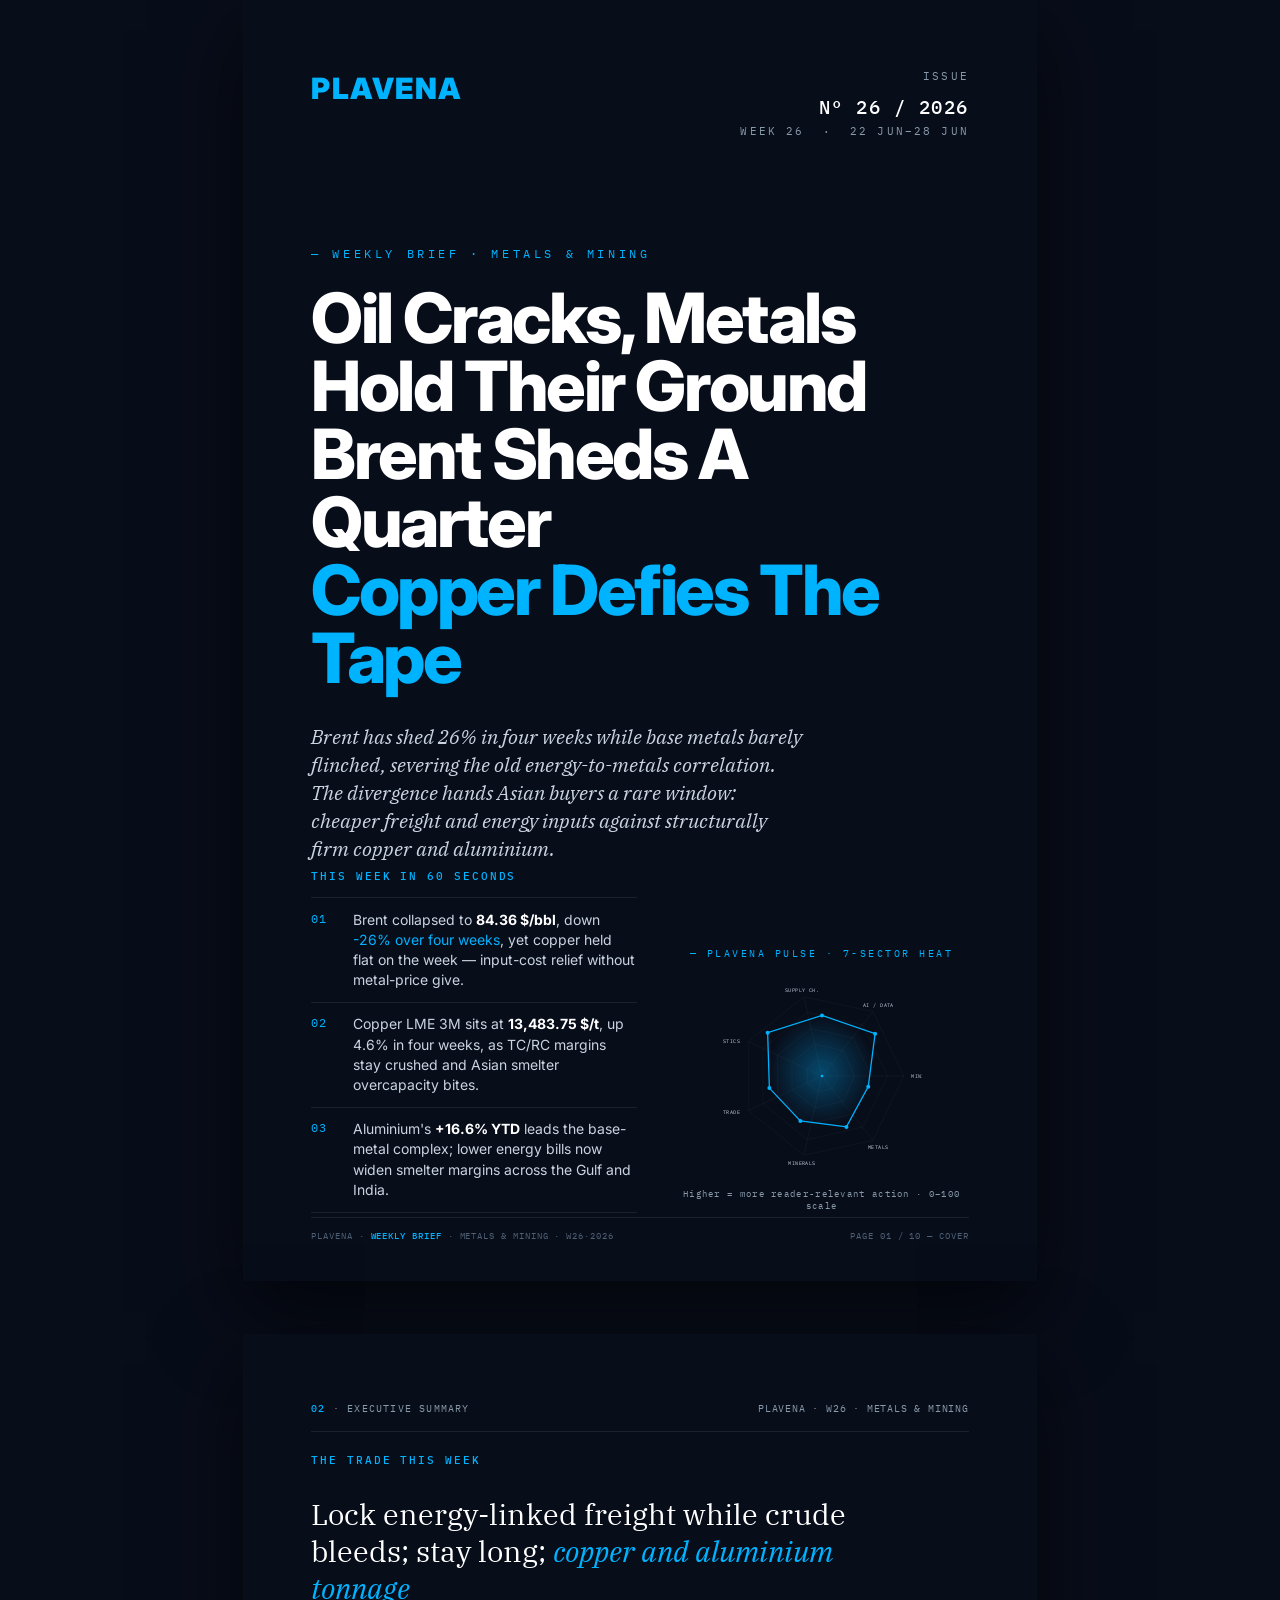
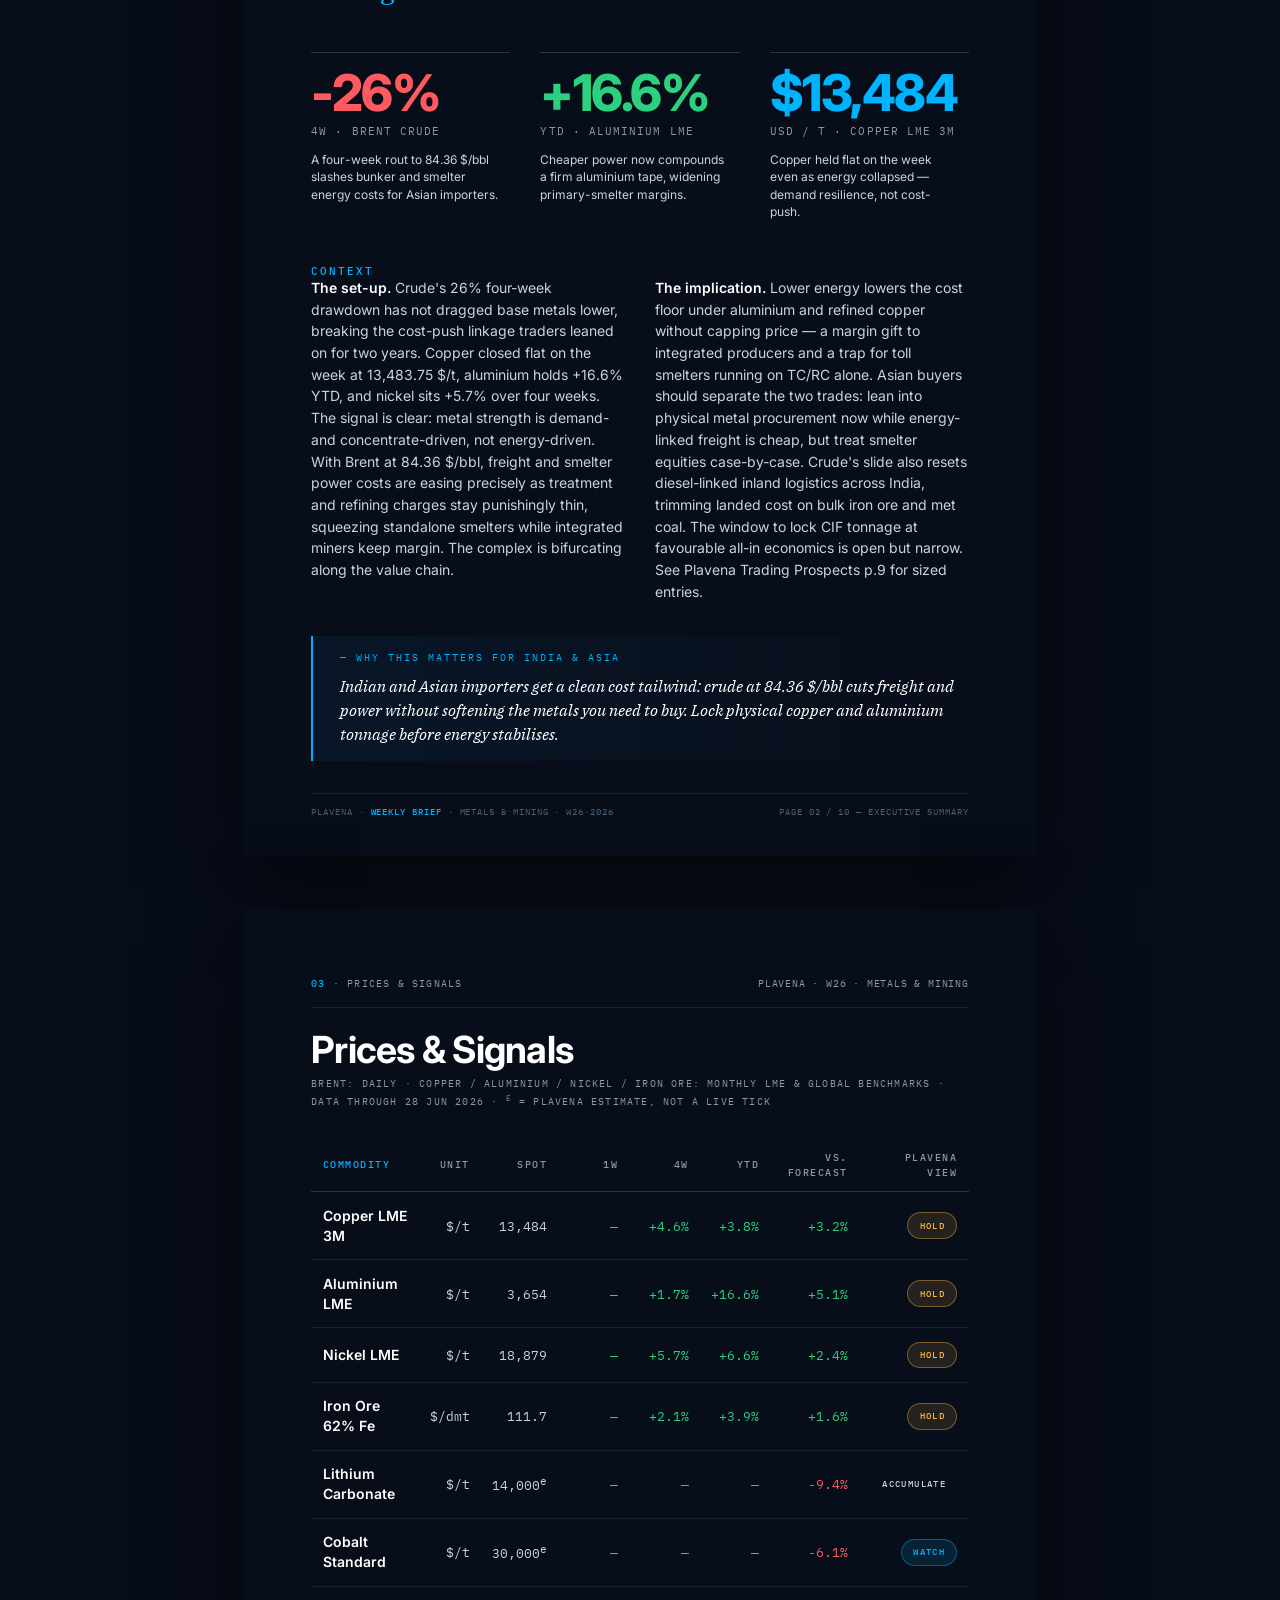
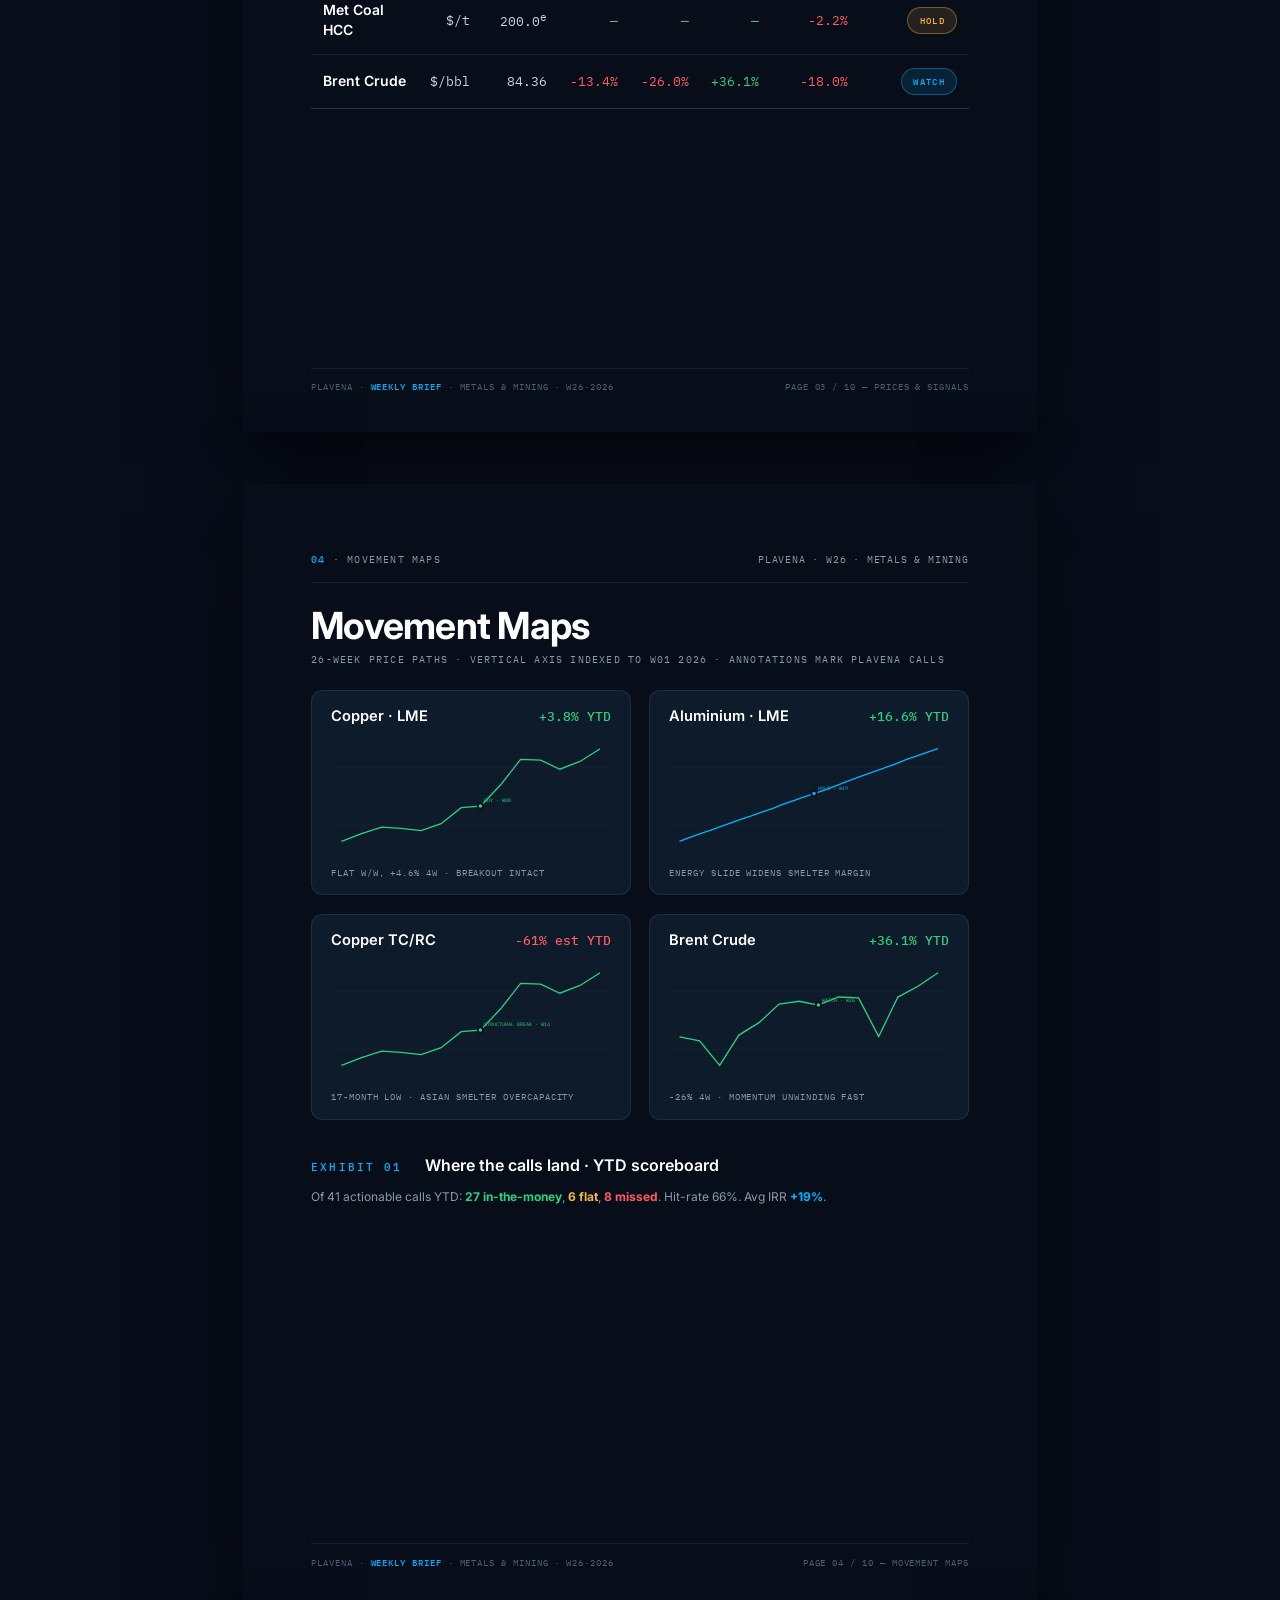
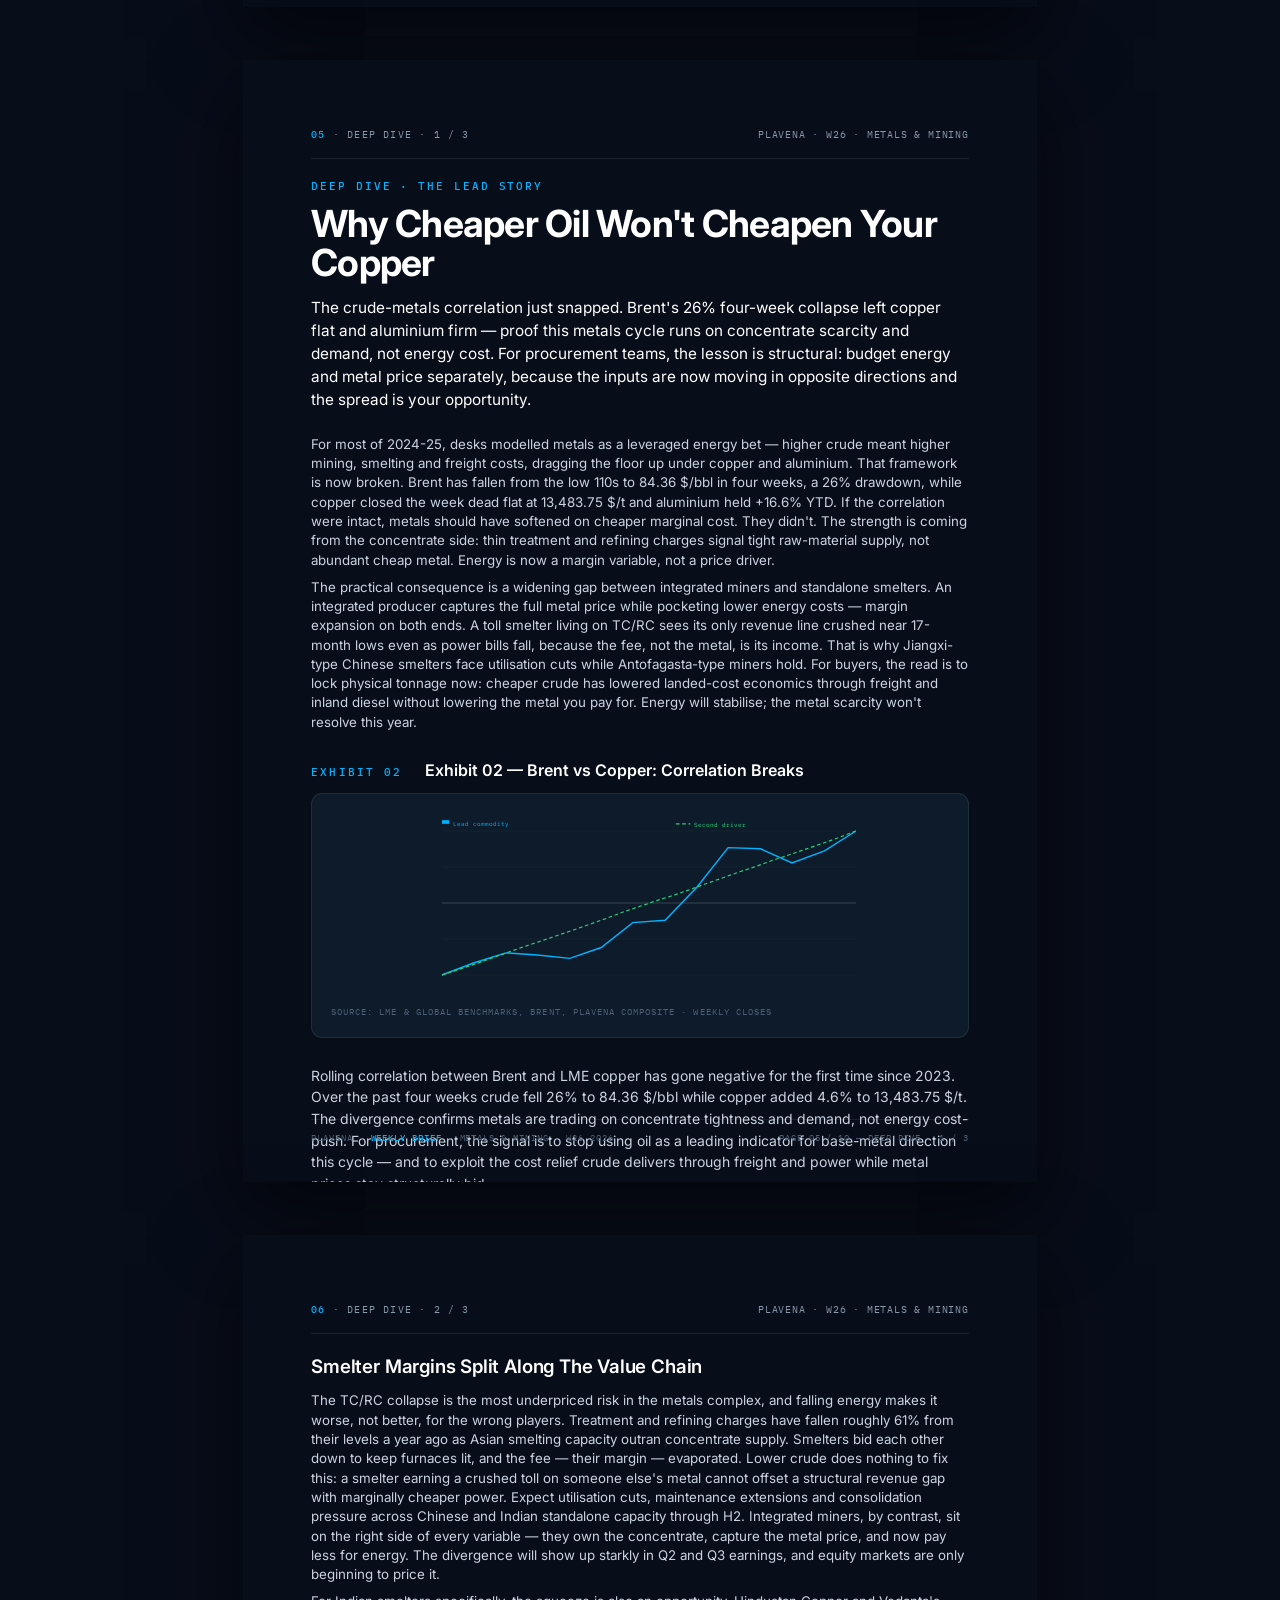
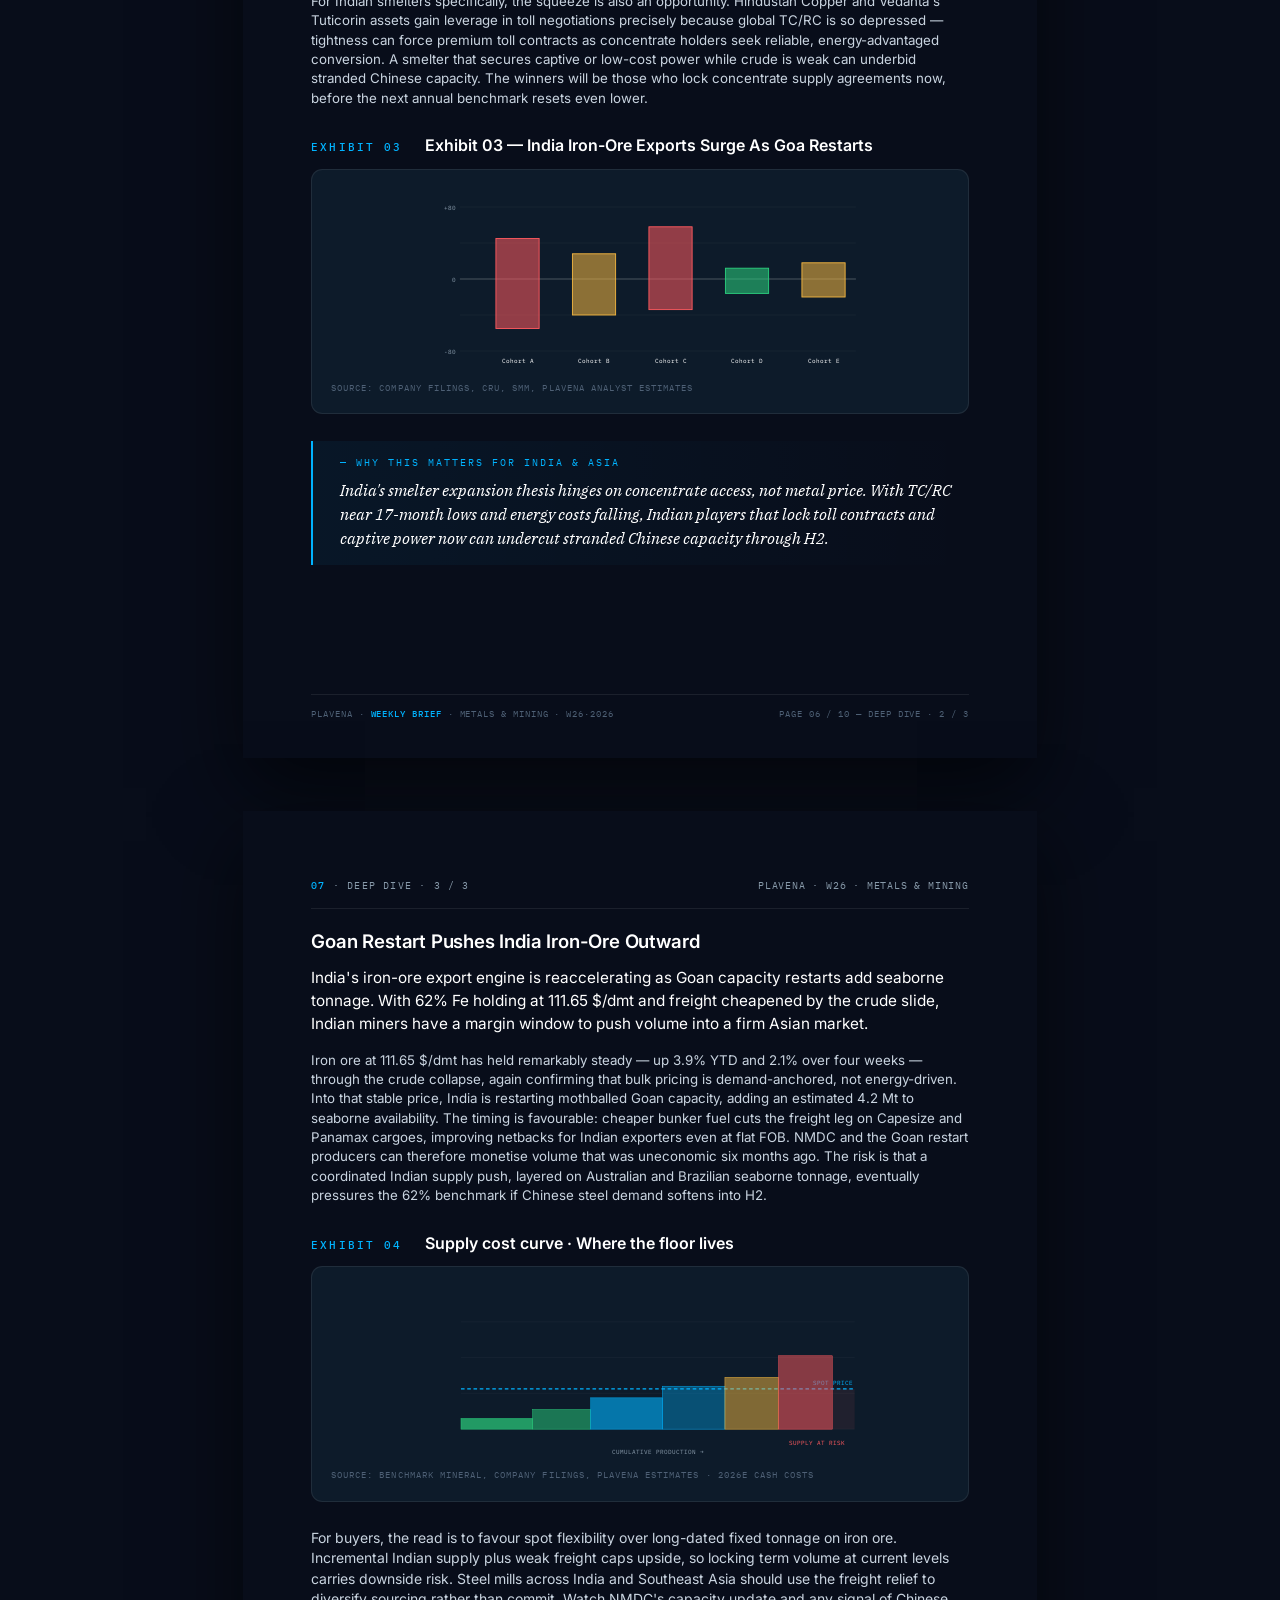
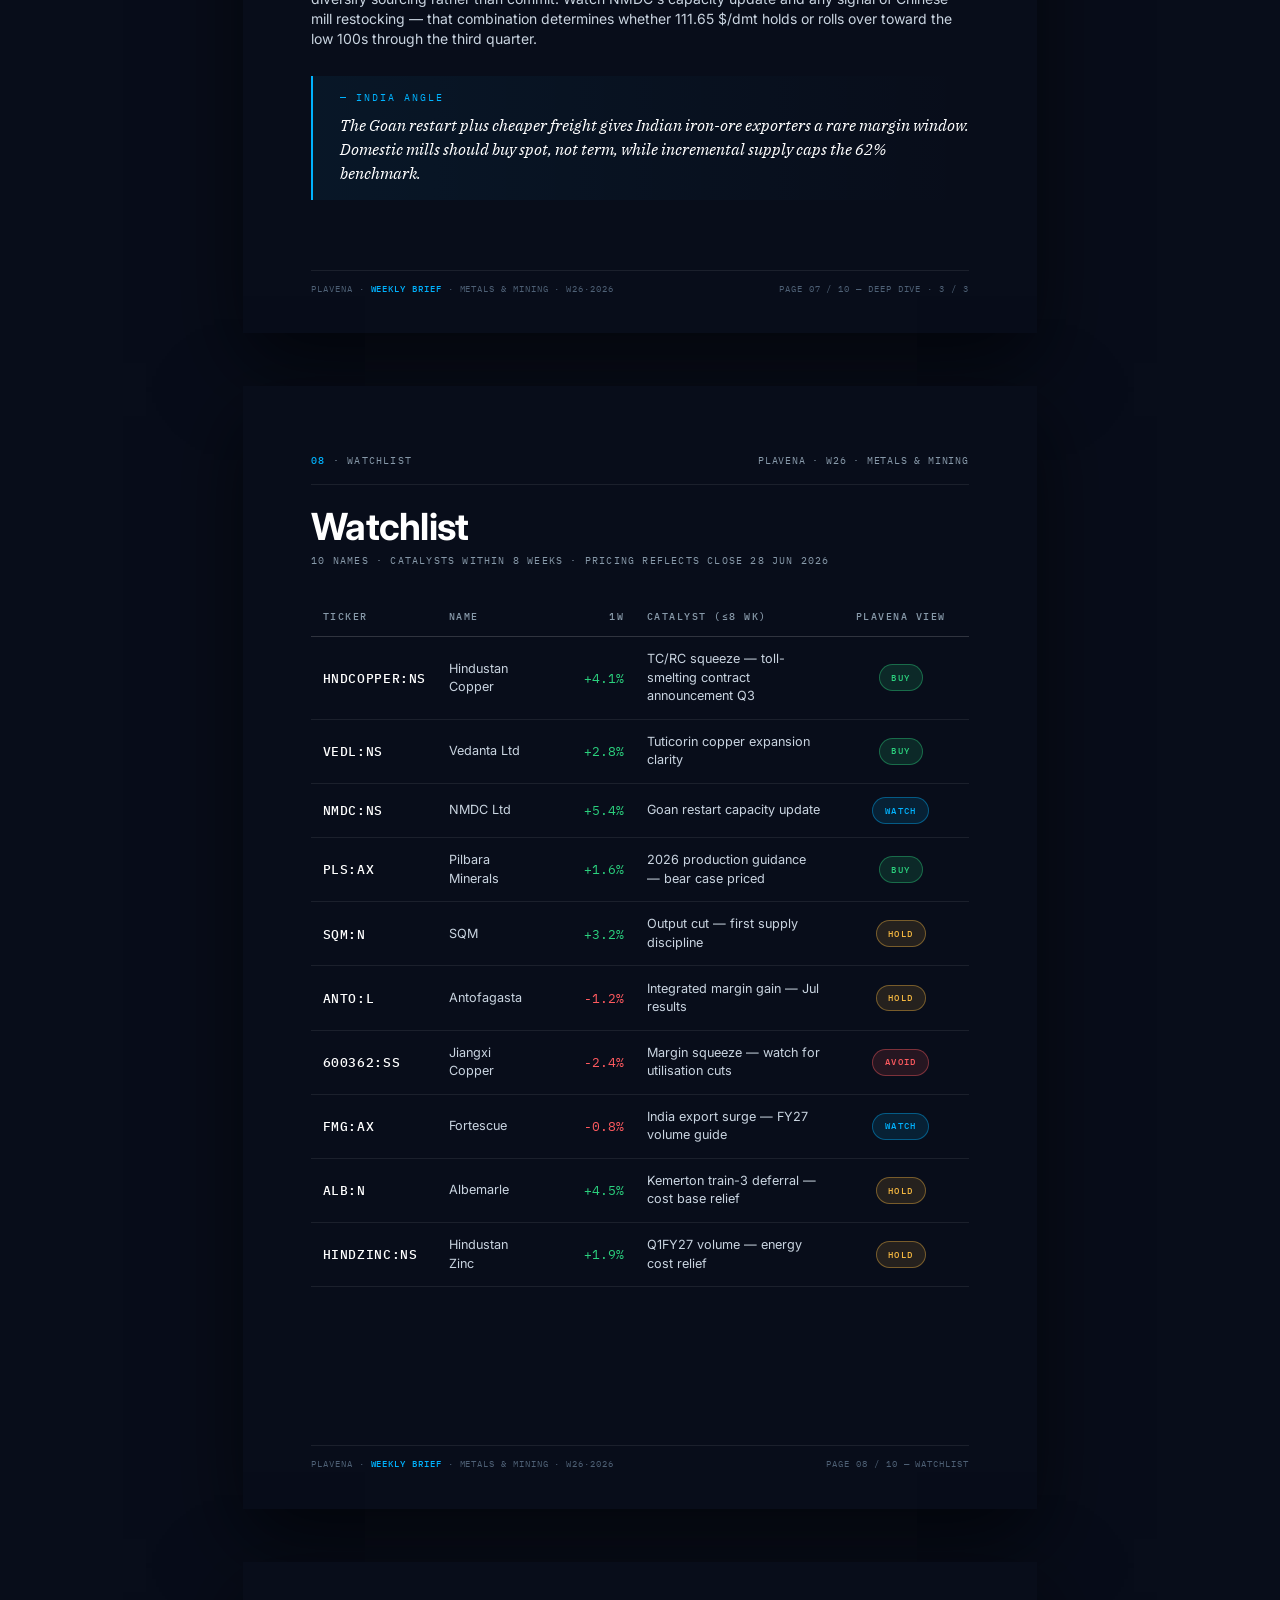
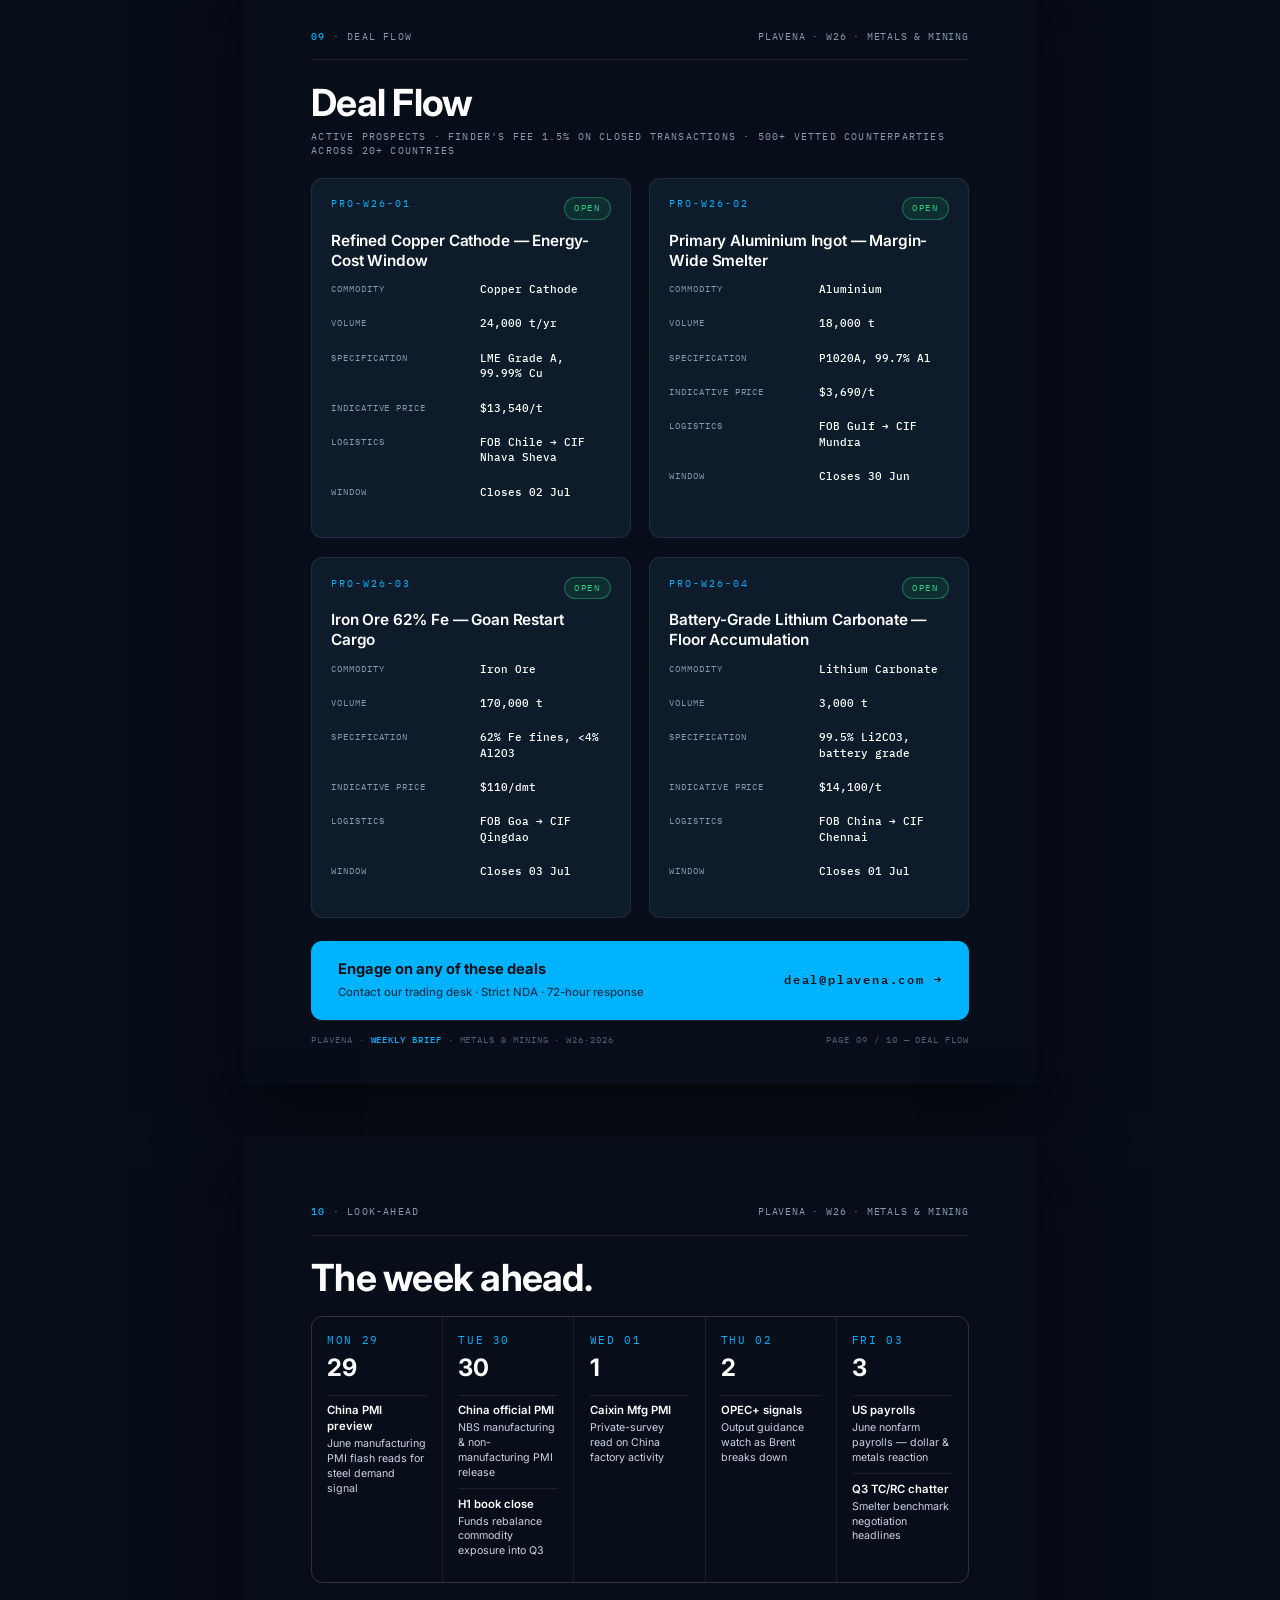
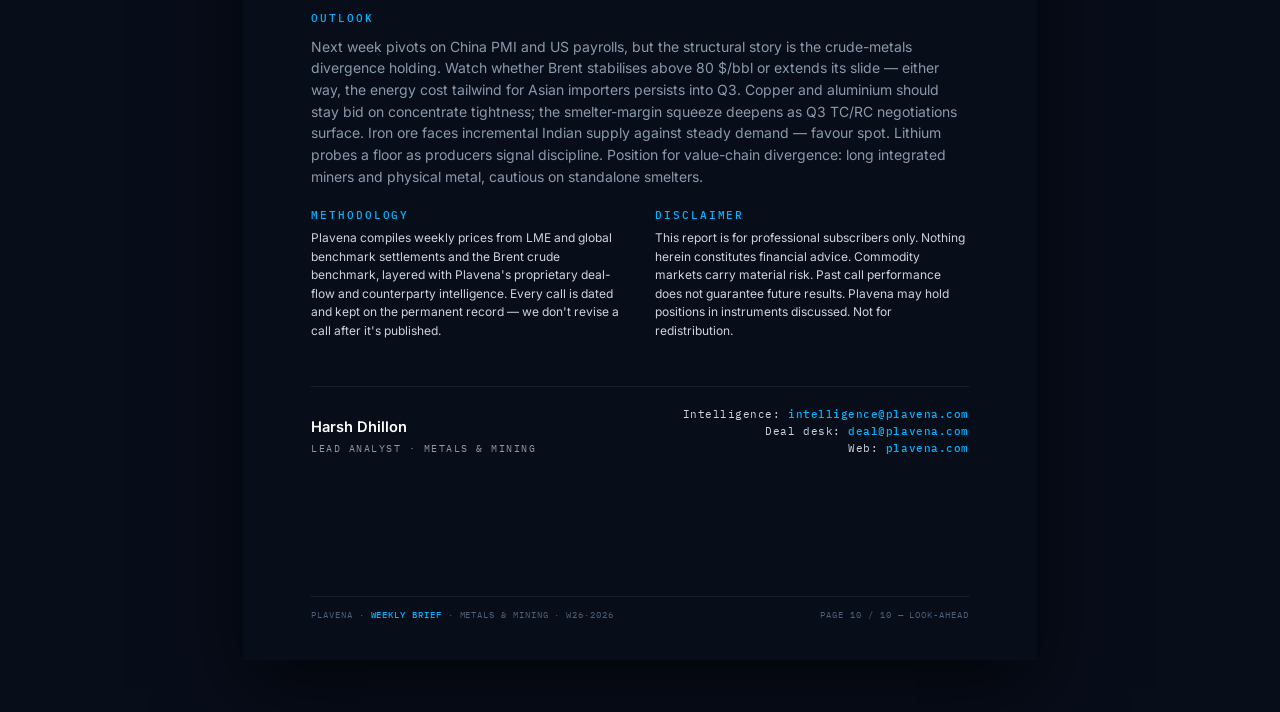
<file: docs/plavena-w26-2026.html>
<!doctype html>
<html lang="en">
<head>
<meta charset="utf-8">
<meta name="viewport" content="width=device-width,initial-scale=1">
<title>Plavena Weekly Brief — Metals &amp; Mining — W26/2026</title>
<style>/* ============================================================
   PLAVENA WEEKLY BRIEF — Master Stylesheet
   Design system: Sovereign Cartography
   Print: A4, no margins (handled inside .page)
   ============================================================ */

@import url('https://fonts.googleapis.com/css2?family=Inter:wght@300;400;500;600;700;800;900&family=IBM+Plex+Mono:wght@300;400;500;600&family=IBM+Plex+Serif:wght@400;500;600&display=swap');

:root{
  --bg: #080D1A;
  --bg-card: #0D1B2A;
  --bg-card-2: #14243A;
  --line: rgba(255,255,255,0.08);
  --line-strong: rgba(255,255,255,0.16);
  --accent: #00B3FF;
  --accent-dim: #0080BA;
  --pos: #2BD17E;
  --neg: #FF5A5F;
  --warn: #F4B740;
  --text: #FFFFFF;
  --body: #C9D4E0;
  --muted: #889AAA;
  --whisper: #4E6075;
}

html, body { background: var(--bg); margin:0; padding:0; }
body{
  font-family: 'Inter', -apple-system, BlinkMacSystemFont, sans-serif;
  color: var(--body);
  font-size: 10pt;
  line-height: 1.45;
  -webkit-font-smoothing: antialiased;
  -moz-osx-font-smoothing: grayscale;
}

/* ---------- PAGE FRAME ---------- */
.page{
  width: 210mm;
  height: 297mm;
  margin: 0 auto 14mm auto;
  background: var(--bg);
  color: var(--body);
  position: relative;
  padding: 18mm 18mm 16mm 18mm;
  box-sizing: border-box;
  overflow: hidden;
  page-break-after: always;
  box-shadow: 0 30px 80px rgba(0,0,0,0.6);
}
.page:last-child{ page-break-after: auto; }

@page { size: A4; margin: 0; }
@media print {
  *, *::before, *::after {
    -webkit-print-color-adjust: exact !important;
    print-color-adjust: exact !important;
    color-adjust: exact !important;
  }
  html, body{ background: var(--bg) !important; }
  .page{ margin: 0 !important; box-shadow: none; }
}

/* ---------- HEADER & FOOTER ---------- */
.page-head{
  display: flex; justify-content: space-between; align-items: flex-end;
  border-bottom: 1px solid var(--line);
  padding-bottom: 4mm; margin-bottom: 6mm;
}
.ph-left{ font-family:'IBM Plex Mono', monospace; font-size: 7.5pt; letter-spacing: 0.12em; color: var(--muted); text-transform: uppercase; }
.ph-left b{ color: var(--accent); font-weight: 500; }
.ph-right{ font-family:'IBM Plex Mono', monospace; font-size: 7.5pt; letter-spacing: 0.08em; color: var(--muted); }

.page-foot{
  position: absolute; left: 18mm; right: 18mm; bottom: 10mm;
  display: flex; justify-content: space-between; align-items: center;
  font-family:'IBM Plex Mono', monospace; font-size: 7pt; letter-spacing: 0.1em;
  color: var(--whisper);
  border-top: 1px solid var(--line);
  padding-top: 3mm;
  text-transform: uppercase;
}
.page-foot .colophon b{ color: var(--accent); font-weight: 500; }

/* ---------- TYPOGRAPHY ---------- */
h1, h2, h3, h4 { color: var(--text); font-family: 'Inter', sans-serif; margin: 0; line-height: 1.05; letter-spacing: -0.01em; }
h2.section{ font-size: 28pt; font-weight: 700; letter-spacing: -0.02em; }
h3.sub{ font-size: 14pt; font-weight: 600; color: var(--text); letter-spacing: -0.01em; }
h4.label{ font-family:'IBM Plex Mono', monospace; font-size: 8pt; letter-spacing: 0.18em; text-transform: uppercase; color: var(--accent); font-weight: 500; }
p{ margin: 0 0 2mm 0; color: var(--body); }
.lede{ color: var(--text); font-size: 11.5pt; line-height: 1.5; font-weight: 400; }
.meta-row{ font-family:'IBM Plex Mono', monospace; font-size: 7.5pt; letter-spacing: 0.12em; color: var(--muted); text-transform: uppercase; }

/* ---------- COVER PAGE ---------- */
.cover{ padding: 18mm; display: grid; grid-template-rows: auto 1fr auto; height: 100%; box-sizing: border-box; }
.cover .top { display:flex; justify-content: space-between; align-items: flex-start; }
.logo{ font-family:'Inter', sans-serif; font-weight: 900; font-size: 22pt; letter-spacing: 0.05em; color: var(--accent); }
.cover .issue{ font-family:'IBM Plex Mono', monospace; font-size: 8pt; letter-spacing: 0.2em; color: var(--muted); text-transform: uppercase; text-align: right; line-height: 1.6; }
.cover .issue .num{ color: var(--text); font-size: 14pt; font-weight: 500; letter-spacing: 0.08em; display:block; margin-top: 2mm; }
.cover-title{ margin-top: 28mm; }
.cover-title .kicker{ font-family:'IBM Plex Mono', monospace; font-size: 9pt; letter-spacing: 0.3em; color: var(--accent); text-transform: uppercase; margin-bottom: 6mm; }
.cover-title h1{ font-size: 52pt; font-weight: 800; line-height: 0.98; letter-spacing: -0.035em; color: var(--text); }
.cover-title h1 .accent{ color: var(--accent); }
.cover-title .deck{ font-family:'IBM Plex Serif', serif; font-style: italic; font-size: 15pt; color: var(--body); margin-top: 8mm; max-width: 130mm; line-height: 1.4; }

.cover-bottom{ display: grid; grid-template-columns: 1.05fr 0.95fr; gap: 10mm; align-items: end; }
.tldr h4{ margin-bottom: 4mm; }
.tldr ol{ list-style: none; padding: 0; margin: 0; counter-reset: t; }
.tldr li{ counter-increment: t; padding: 3mm 0 3mm 11mm; border-top: 1px solid var(--line); position: relative; color: var(--body); font-size: 10.5pt; line-height: 1.45; }
.tldr li:last-child{ border-bottom: 1px solid var(--line); }
.tldr li::before{ content: counter(t,decimal-leading-zero); position: absolute; left: 0; top: 3mm; font-family:'IBM Plex Mono', monospace; font-size: 9pt; color: var(--accent); letter-spacing: 0.1em; }

/* ---------- PULSE RADAR ---------- */
.pulse-wrap{ display:flex; flex-direction: column; align-items: center; }
.pulse-wrap .pulse-label{ font-family:'IBM Plex Mono', monospace; font-size: 7.5pt; letter-spacing: 0.25em; color: var(--accent); text-transform: uppercase; margin-bottom: 4mm; }
.pulse-wrap .pulse-caption{ font-family:'IBM Plex Mono', monospace; font-size: 6.5pt; letter-spacing: 0.15em; color: var(--muted); margin-top: 3mm; text-align: center; }

/* ---------- EXEC SUMMARY ---------- */
.es-tradeline{ font-family:'IBM Plex Serif', serif; font-size: 22pt; line-height: 1.25; color: var(--text); margin: 8mm 0 12mm 0; max-width: 165mm; }
.es-tradeline .em { color: var(--accent); font-style: italic; }
.hero-numbers{ display: grid; grid-template-columns: 1fr 1fr 1fr; gap: 8mm; margin-bottom: 12mm; }
.hero{ border-top: 1px solid var(--line-strong); padding-top: 4mm; }
.hero .hero-num{ font-family: 'Inter', sans-serif; font-weight: 800; font-size: 38pt; color: var(--text); letter-spacing: -0.03em; line-height: 1; }
.hero .hero-num.accent{ color: var(--accent); }
.hero .hero-num.pos{ color: var(--pos); }
.hero .hero-num.neg{ color: var(--neg); }
.hero .hero-unit{ font-family:'IBM Plex Mono', monospace; font-size: 8pt; color: var(--muted); letter-spacing: 0.1em; margin-top: 1.5mm; }
.hero .hero-caption{ font-size: 9pt; line-height: 1.45; color: var(--body); margin-top: 3mm; max-width: 50mm; }

.two-col{ display: grid; grid-template-columns: 1fr 1fr; gap: 8mm; }
.col p{ font-size: 10.5pt; line-height: 1.55; color: var(--body); }
.col p strong{ color: var(--text); font-weight: 600; }

/* ---------- PRICES TABLE ---------- */
.price-table{ width: 100%; border-collapse: collapse; font-size: 9.5pt; }
.price-table thead th{ font-family:'IBM Plex Mono', monospace; font-size: 7.5pt; letter-spacing: 0.15em; color: var(--muted); text-transform: uppercase; text-align: right; padding: 3mm 3mm; border-bottom: 1px solid var(--line-strong); font-weight: 500; }
.price-table thead th:first-child{ text-align: left; color: var(--accent); }
.price-table tbody td{ padding: 3.5mm 3mm; border-bottom: 1px solid var(--line); text-align: right; font-family: 'IBM Plex Mono', monospace; }
.price-table tbody td:first-child{ text-align: left; font-family: 'Inter', sans-serif; color: var(--text); font-weight: 600; font-size: 10.5pt; }
.price-table .pos{ color: var(--pos); }
.price-table .neg{ color: var(--neg); }
.price-table tbody tr:last-child td{ border-bottom: 1px solid var(--line-strong); }

/* ---------- SMALL MULTIPLES ---------- */
.small-multiples{ display: grid; grid-template-columns: 1fr 1fr; gap: 5mm; margin-top: 6mm; }
.sm-card{ background: var(--bg-card); border: 1px solid var(--line); border-radius: 3mm; padding: 4mm 5mm; }
.sm-card .sm-head{ display:flex; justify-content: space-between; align-items: baseline; margin-bottom: 2mm; }
.sm-card .sm-name{ font-weight: 600; color: var(--text); font-size: 11pt; }
.sm-card .sm-change{ font-family:'IBM Plex Mono', monospace; font-size: 9.5pt; font-weight: 500; }
.sm-card .sm-change.pos{ color: var(--pos); }
.sm-card .sm-change.neg{ color: var(--neg); }
.sm-card .sm-note{ font-family:'IBM Plex Mono', monospace; font-size: 7pt; color: var(--muted); letter-spacing: 0.1em; text-transform: uppercase; margin-top: 1.5mm; }

/* ---------- EXHIBIT ---------- */
.exhibit{ margin: 7mm 0; }
.exhibit .ex-head{ display:flex; align-items: baseline; gap: 6mm; margin-bottom: 3mm; }
.exhibit .ex-num{ font-family:'IBM Plex Mono', monospace; font-size: 8pt; letter-spacing: 0.2em; color: var(--accent); text-transform: uppercase; font-weight: 500; }
.exhibit .ex-title{ color: var(--text); font-size: 12pt; font-weight: 600; }
.exhibit .ex-frame{ background: var(--bg-card); border: 1px solid var(--line); border-radius: 3mm; padding: 5mm; }
.exhibit .ex-source{ font-family:'IBM Plex Mono', monospace; font-size: 6.5pt; color: var(--whisper); letter-spacing: 0.12em; margin-top: 2mm; text-transform: uppercase; }

/* ---------- CALLOUT ---------- */
.callout{ border-left: 2px solid var(--accent); padding: 4mm 0 4mm 7mm; margin: 7mm 0; background: linear-gradient(90deg, rgba(0,179,255,0.06) 0%, rgba(0,179,255,0) 100%); }
.callout .co-label{ font-family:'IBM Plex Mono', monospace; font-size: 7.5pt; letter-spacing: 0.2em; color: var(--accent); text-transform: uppercase; margin-bottom: 2mm; }
.callout p{ font-family:'IBM Plex Serif', serif; font-size: 12pt; line-height: 1.5; color: var(--text); margin: 0; font-style: italic; }

/* ---------- WATCHLIST ---------- */
.watch-table{ width: 100%; border-collapse: collapse; font-size: 9.5pt; }
.watch-table thead th{ font-family:'IBM Plex Mono', monospace; font-size: 7.5pt; letter-spacing: 0.15em; color: var(--muted); text-transform: uppercase; text-align: left; padding: 3mm 3mm; border-bottom: 1px solid var(--line-strong); font-weight: 500; }
.watch-table tbody td{ padding: 3.5mm 3mm; border-bottom: 1px solid var(--line); }
.watch-table .ticker{ font-family:'IBM Plex Mono', monospace; color: var(--text); font-weight: 500; letter-spacing: 0.05em; }
.watch-table .move{ font-family:'IBM Plex Mono', monospace; text-align: right; }
.watch-table .move.pos{ color: var(--pos); }
.watch-table .move.neg{ color: var(--neg); }
.watch-table .view{ width: 30mm; text-align: center; }
.pill{ display: inline-block; padding: 1.5mm 3mm; border-radius: 100mm; font-family:'IBM Plex Mono', monospace; font-size: 7pt; letter-spacing: 0.15em; text-transform: uppercase; font-weight: 500; }
.pill.buy{ background: rgba(43,209,126,0.14); color: var(--pos); border: 1px solid rgba(43,209,126,0.4); }
.pill.hold{ background: rgba(244,183,64,0.12); color: var(--warn); border: 1px solid rgba(244,183,64,0.4); }
.pill.avoid{ background: rgba(255,90,95,0.12); color: var(--neg); border: 1px solid rgba(255,90,95,0.4); }
.pill.watch{ background: rgba(0,179,255,0.12); color: var(--accent); border: 1px solid rgba(0,179,255,0.4); }

/* ---------- DEAL FLOW ---------- */
.deal-grid{ display: grid; grid-template-columns: 1fr 1fr; gap: 5mm; margin-top: 5mm; }
.deal{ background: var(--bg-card); border: 1px solid var(--line); border-radius: 3mm; padding: 5mm; position: relative; }
.deal .deal-head{ display:flex; justify-content: space-between; align-items: flex-start; margin-bottom: 3mm; }
.deal .deal-id{ font-family:'IBM Plex Mono', monospace; font-size: 7.5pt; letter-spacing: 0.2em; color: var(--accent); }
.deal .deal-status{ font-family:'IBM Plex Mono', monospace; font-size: 6.5pt; letter-spacing: 0.18em; color: var(--pos); text-transform: uppercase; padding: 1mm 2.5mm; border: 1px solid rgba(43,209,126,0.4); border-radius: 100mm; background: rgba(43,209,126,0.1); }
.deal h4.deal-title{ color: var(--text); font-size: 11.5pt; font-weight: 600; letter-spacing: -0.01em; margin-bottom: 3mm; line-height: 1.3; }
.deal .deal-meta{ display: grid; grid-template-columns: 1fr 1fr; gap: 3mm 5mm; font-family:'IBM Plex Mono', monospace; font-size: 8pt; }
.deal .deal-meta dt{ color: var(--muted); letter-spacing: 0.1em; text-transform: uppercase; font-size: 7pt; margin-bottom: 0.5mm; }
.deal .deal-meta dd{ margin: 0 0 2mm 0; color: var(--text); font-weight: 500; }
.deal-cta{ background: var(--accent); color: #0a1628; padding: 5mm 7mm; border-radius: 3mm; margin-top: 6mm; display:flex; justify-content: space-between; align-items: center; }
.deal-cta .cta-text{ font-family: 'Inter', sans-serif; font-size: 11pt; font-weight: 700; color: #061018; }
.deal-cta .cta-text small{ display:block; font-weight: 500; font-size: 8.5pt; color: rgba(0,0,0,0.7); margin-top: 1mm; }
.deal-cta .cta-action{ font-family:'IBM Plex Mono', monospace; font-size: 9pt; letter-spacing: 0.15em; color: #061018; font-weight: 600; }

/* ---------- LOOK-AHEAD CALENDAR ---------- */
.cal-grid{ display: grid; grid-template-columns: repeat(5, 1fr); gap: 0; border: 1px solid var(--line-strong); border-radius: 3mm; overflow: hidden; }
.cal-day{ padding: 4mm 4mm; border-right: 1px solid var(--line); }
.cal-day:last-child{ border-right: none; }
.cal-day .cd-date{ font-family:'IBM Plex Mono', monospace; font-size: 8pt; letter-spacing: 0.15em; color: var(--accent); text-transform: uppercase; margin-bottom: 2mm; }
.cal-day .cd-day{ font-family: 'Inter', sans-serif; font-size: 18pt; font-weight: 700; color: var(--text); margin-bottom: 4mm; line-height: 1; }
.cal-day ul{ list-style: none; padding: 0; margin: 0; }
.cal-day li{ font-size: 8pt; color: var(--body); line-height: 1.4; padding: 2mm 0; border-top: 1px solid var(--line); }
.cal-day li b{ display: block; color: var(--text); font-weight: 600; font-size: 8.5pt; margin-bottom: 0.5mm; }

/* ---------- METHODOLOGY & SIGN-OFF ---------- */
.meth{ margin-top: 5mm; }
.meth h4{ margin-bottom: 3mm; }
.meth p{ font-size: 9pt; line-height: 1.55; color: var(--muted); }
.meth-grid{ display:grid; grid-template-columns: 1fr 1fr; gap: 8mm; margin-top: 5mm; }
.meth-grid h4{ margin-bottom: 2mm; }
.meth-grid p{ color: var(--body); font-size: 9pt; line-height: 1.55; }

.signoff{ margin-top: 10mm; padding-top: 5mm; border-top: 1px solid var(--line); display: grid; grid-template-columns: 1fr 1fr; gap: 6mm; align-items: end; }
.signoff .analyst .name{ color: var(--text); font-weight: 600; font-size: 11pt; }
.signoff .analyst .role{ font-family:'IBM Plex Mono', monospace; font-size: 7.5pt; letter-spacing: 0.15em; color: var(--muted); text-transform: uppercase; margin-top: 1mm; }
.signoff .contact{ text-align: right; font-family:'IBM Plex Mono', monospace; font-size: 8pt; color: var(--body); letter-spacing: 0.05em; line-height: 1.6; }
.signoff .contact b{ color: var(--accent); font-weight: 500; }

/* ---------- UTILITIES ---------- */
.mb-2{ margin-bottom: 2mm; }
.mb-4{ margin-bottom: 4mm; }
.mb-6{ margin-bottom: 6mm; }
.mb-8{ margin-bottom: 8mm; }
.pos{ color: var(--pos); }
.neg{ color: var(--neg); }
.muted{ color: var(--muted); }
</style>
</head>
<body>

<!-- ═══ PAGE 1 — COVER ═══ -->
<section class="page cover">
  <div class="top">
    <div class="logo">PLAVENA</div>
    <div class="issue">Issue<span class="num">N° 26 / 2026</span>Week 26 &nbsp;·&nbsp; 22 Jun–28 Jun</div>
  </div>
  <div class="cover-title">
    <div class="kicker">— Weekly Brief · Metals &amp; Mining</div>
    <h1>Oil Cracks, Metals Hold Their Ground<br>Brent Sheds A Quarter<br><span class="accent">Copper Defies The Tape</span></h1>
    <p class="deck">Brent has shed 26% in four weeks while base metals barely flinched, severing the old energy-to-metals correlation. The divergence hands Asian buyers a rare window: cheaper freight and energy inputs against structurally firm copper and aluminium.</p>
  </div>
  <div class="cover-bottom">
    <div class="tldr">
      <h4 class="label">This week in 60 seconds</h4>
      <ol><li>Brent collapsed to <b style='color:#FFFFFF'>84.36 $/bbl</b>, down <span style='color:#00B3FF'>-26% over four weeks</span>, yet copper held flat on the week — input-cost relief without metal-price give.</li><li>Copper LME 3M sits at <b style='color:#FFFFFF'>13,483.75 $/t</b>, up 4.6% in four weeks, as TC/RC margins stay crushed and Asian smelter overcapacity bites.</li><li>Aluminium's <b style='color:#FFFFFF'>+16.6% YTD</b> leads the base-metal complex; lower energy bills now widen smelter margins across the Gulf and India.</li></ol>
    </div>
    <div class="pulse-wrap">
      <div class="pulse-label">— Plavena Pulse · 7-sector heat</div>
      <svg viewBox="-110 -110 220 220" width="200" height="200">
        <defs><radialGradient id="pg" cx="50%" cy="50%" r="50%">
          <stop offset="0%" stop-color="#00B3FF" stop-opacity="0.35"/>
          <stop offset="100%" stop-color="#00B3FF" stop-opacity="0"/>
        </radialGradient></defs>
        <g fill="none" stroke="rgba(255,255,255,0.07)" stroke-width="0.5">
          <polygon points="90,0 56,71 -20,87 -81,38 -81,-38 -20,-87 56,-71"/>
          <polygon points="72,0 45,56 -16,70 -65,30 -65,-30 -16,-70 45,-56"/>
          <polygon points="54,0 34,42 -12,52 -49,23 -49,-23 -12,-52 34,-42"/>
          <polygon points="36,0 23,28 -8,35 -33,15 -33,-15 -8,-35 23,-28"/>
          <polygon points="18,0 11,14 -4,17 -16,8 -16,-8 -4,-17 11,-14"/>
        </g>
        <g stroke="rgba(255,255,255,0.08)" stroke-width="0.5">
          <line x1="0" y1="0" x2="90" y2="0"/><line x1="0" y1="0" x2="56" y2="71"/>
          <line x1="0" y1="0" x2="-20" y2="87"/><line x1="0" y1="0" x2="-81" y2="38"/>
          <line x1="0" y1="0" x2="-81" y2="-38"/><line x1="0" y1="0" x2="-20" y2="-87"/>
          <line x1="0" y1="0" x2="56" y2="-71"/>
        </g>
        <polygon points="0.0,-66.6 58.4,-46.6 50.9,11.7 26.9,56.0 -23.8,49.5 -57.9,13.3 -59.8,-47.7" fill="url(#pg)" stroke="#00B3FF" stroke-width="1.4"/>
        <g fill="#00B3FF"><circle cx="0.0" cy="-66.6" r="2.2"/>
<circle cx="58.4" cy="-46.6" r="2.2"/>
<circle cx="50.9" cy="11.7" r="2.2"/>
<circle cx="26.9" cy="56.0" r="2.2"/>
<circle cx="-23.8" cy="49.5" r="2.2"/>
<circle cx="-57.9" cy="13.3" r="2.2"/>
<circle cx="-59.8" cy="-47.7" r="2.2"/></g>
        <g font-family="IBM Plex Mono,monospace" font-size="6" fill="#C9D4E0" letter-spacing="0.5">
          <text x="98" y="2" text-anchor="start">MINING</text>
          <text x="62" y="80" text-anchor="middle">METALS</text>
          <text x="-22" y="98" text-anchor="middle">MINERALS</text>
          <text x="-90" y="42" text-anchor="end">TRADE</text>
          <text x="-90" y="-36" text-anchor="end">LOGISTICS</text>
          <text x="-22" y="-92" text-anchor="middle">SUPPLY CH.</text>
          <text x="62" y="-76" text-anchor="middle">AI / DATA</text>
        </g>
        <circle cx="0" cy="0" r="1.5" fill="#00B3FF"/>
      </svg>
      <div class="pulse-caption">Higher = more reader-relevant action · 0–100 scale</div>
    </div>
  </div>
  <div class="page-foot">
    <div class="colophon">PLAVENA · <b>Weekly Brief</b> · Metals &amp; Mining · W26·2026</div>
    <div>Page 01 / 10 — Cover</div>
  </div>
</section>
<!-- ═══ PAGE 2 — EXEC SUMMARY ═══ -->
<section class="page">
    <div class="page-head">
    <div class="ph-left"><b>02</b> · Executive Summary</div>
    <div class="ph-right">PLAVENA · W26 · METALS &amp; MINING</div>
  </div>
  <h4 class="label">The trade this week</h4>
  <p class="es-tradeline">Lock energy-linked freight while crude bleeds; stay long; <span class="em">copper and aluminium tonnage</span></p>
  <div class="hero-numbers"><div class="hero"><div class="hero-num neg">-26%</div><div class="hero-unit">4W · BRENT CRUDE</div><div class="hero-caption">A four-week rout to 84.36 $/bbl slashes bunker and smelter energy costs for Asian importers.</div></div><div class="hero"><div class="hero-num pos">+16.6%</div><div class="hero-unit">YTD · ALUMINIUM LME</div><div class="hero-caption">Cheaper power now compounds a firm aluminium tape, widening primary-smelter margins.</div></div><div class="hero"><div class="hero-num accent">$13,484</div><div class="hero-unit">USD / T · COPPER LME 3M</div><div class="hero-caption">Copper held flat on the week even as energy collapsed — demand resilience, not cost-push.</div></div></div>
  <h4 class="label">Context</h4>
  <div class="two-col mb-6">
    <div class="col"><p><strong>The set-up.</strong> Crude's 26% four-week drawdown has not dragged base metals lower, breaking the cost-push linkage traders leaned on for two years. Copper closed flat on the week at 13,483.75 $/t, aluminium holds +16.6% YTD, and nickel sits +5.7% over four weeks. The signal is clear: metal strength is demand- and concentrate-driven, not energy-driven. With Brent at 84.36 $/bbl, freight and smelter power costs are easing precisely as treatment and refining charges stay punishingly thin, squeezing standalone smelters while integrated miners keep margin. The complex is bifurcating along the value chain.</p></div>
    <div class="col"><p><strong>The implication.</strong> Lower energy lowers the cost floor under aluminium and refined copper without capping price — a margin gift to integrated producers and a trap for toll smelters running on TC/RC alone. Asian buyers should separate the two trades: lean into physical metal procurement now while energy-linked freight is cheap, but treat smelter equities case-by-case. Crude's slide also resets diesel-linked inland logistics across India, trimming landed cost on bulk iron ore and met coal. The window to lock CIF tonnage at favourable all-in economics is open but narrow. See Plavena Trading Prospects p.9 for sized entries.</p></div>
  </div>
  <div class="callout">
    <div class="co-label">— Why this matters for India &amp; Asia</div>
    <p><i>Indian and Asian importers get a clean cost tailwind: crude at 84.36 $/bbl cuts freight and power without softening the metals you need to buy. Lock physical copper and aluminium tonnage before energy stabilises.</i></p>
  </div>
    <div class="page-foot">
    <div class="colophon">PLAVENA · <b>Weekly Brief</b> · Metals &amp; Mining · W26·2026</div>
    <div>Page 02 / 10 — Executive Summary</div>
  </div>
</section>
<!-- ═══ PAGE 3 — PRICES & SIGNALS ═══ -->
<section class="page">
    <div class="page-head">
    <div class="ph-left"><b>03</b> · Prices &amp; Signals</div>
    <div class="ph-right">PLAVENA · W26 · METALS &amp; MINING</div>
  </div>
  <h2 class="section">Prices &amp; Signals</h2>
  <p class="meta-row" style="margin-top:2mm;margin-bottom:8mm;">Brent: daily · Copper / Aluminium / Nickel / Iron Ore: monthly LME &amp; global benchmarks · Data through 28 Jun 2026 · <sup>e</sup> = Plavena estimate, not a live tick</p>
  <table class="price-table">
    <thead><tr>
      <th>Commodity</th><th>Unit</th><th>Spot</th>
      <th>1W</th><th>4W</th><th>YTD</th><th>vs. Forecast</th><th>Plavena view</th>
    </tr></thead>
    <tbody><tr><td>Copper LME 3M</td><td>$/t</td><td>13,484</td><td class="pos">—</td><td class="pos">+4.6%</td><td class="pos">+3.8%</td><td class="pos">+3.2%</td><td><span class="pill hold">HOLD</span></td></tr><tr><td>Aluminium LME</td><td>$/t</td><td>3,654</td><td class="pos">—</td><td class="pos">+1.7%</td><td class="pos">+16.6%</td><td class="pos">+5.1%</td><td><span class="pill hold">HOLD</span></td></tr><tr><td>Nickel LME</td><td>$/t</td><td>18,879</td><td class="pos">—</td><td class="pos">+5.7%</td><td class="pos">+6.6%</td><td class="pos">+2.4%</td><td><span class="pill hold">HOLD</span></td></tr><tr><td>Iron Ore 62% Fe</td><td>$/dmt</td><td>111.7</td><td class="pos">—</td><td class="pos">+2.1%</td><td class="pos">+3.9%</td><td class="pos">+1.6%</td><td><span class="pill hold">HOLD</span></td></tr><tr><td>Lithium Carbonate</td><td>$/t</td><td>14,000<sup>e</sup></td><td class="pos">—</td><td class="pos">—</td><td class="pos">—</td><td class="neg">-9.4%</td><td><span class="pill accumulate">ACCUMULATE</span></td></tr><tr><td>Cobalt Standard</td><td>$/t</td><td>30,000<sup>e</sup></td><td class="pos">—</td><td class="pos">—</td><td class="pos">—</td><td class="neg">-6.1%</td><td><span class="pill watch">WATCH</span></td></tr><tr><td>Met Coal HCC</td><td>$/t</td><td>200.0<sup>e</sup></td><td class="pos">—</td><td class="pos">—</td><td class="pos">—</td><td class="neg">-2.2%</td><td><span class="pill hold">HOLD</span></td></tr><tr><td>Brent Crude</td><td>$/bbl</td><td>84.36</td><td class="neg">-13.4%</td><td class="neg">-26.0%</td><td class="pos">+36.1%</td><td class="neg">-18.0%</td><td><span class="pill watch">WATCH</span></td></tr></tbody>
  </table>
    <div class="page-foot">
    <div class="colophon">PLAVENA · <b>Weekly Brief</b> · Metals &amp; Mining · W26·2026</div>
    <div>Page 03 / 10 — Prices &amp; Signals</div>
  </div>
</section>
<!-- ═══ PAGE 4 — MOVEMENT MAPS ═══ -->
<section class="page">
    <div class="page-head">
    <div class="ph-left"><b>04</b> · Movement Maps</div>
    <div class="ph-right">PLAVENA · W26 · METALS &amp; MINING</div>
  </div>
  <h2 class="section">Movement Maps</h2>
  <p class="meta-row" style="margin-top:2mm;margin-bottom:6mm;">26-week price paths · Vertical axis indexed to W01 2026 · Annotations mark Plavena calls</p>
  <div class="small-multiples">
    <div class="sm-card">
      <div class="sm-head">
        <div class="sm-name">Copper · LME</div>
        <div class="sm-change pos">+3.8% YTD</div>
      </div>
      <svg viewBox="0 0 320 130" width="100%" height="120">
        <g stroke="rgba(255,255,255,0.06)" stroke-width="0.5">
          <line x1="0" y1="33" x2="320" y2="33"/>
          <line x1="0" y1="66" x2="320" y2="66"/>
          <line x1="0" y1="100" x2="320" y2="100"/>
        </g>
        <polyline fill="none" stroke="#2BD17E" stroke-width="1.5" points="12,118.0 35,109.2 58,101.7 80,103.3 103,105.7 126,97.8 149,79.5 171,77.7 194,53.6 217,24.2 240,25.1 262,35.5 285,26.6 308,12.0"/>
        <circle cx="171" cy="77.7" r="3" fill="#2BD17E" stroke="#080D1A" stroke-width="2"/>
        <text x="175" y="73" font-family="IBM Plex Mono" font-size="6" fill="#2BD17E">BUY · W08</text>
      </svg>
      <div class="sm-note">Flat W/W, +4.6% 4W · breakout intact</div>
    </div>
    <div class="sm-card">
      <div class="sm-head">
        <div class="sm-name">Aluminium · LME</div>
        <div class="sm-change pos">+16.6% YTD</div>
      </div>
      <svg viewBox="0 0 320 130" width="100%" height="120">
        <g stroke="rgba(255,255,255,0.06)" stroke-width="0.5">
          <line x1="0" y1="33" x2="320" y2="33"/>
          <line x1="0" y1="66" x2="320" y2="66"/>
          <line x1="0" y1="100" x2="320" y2="100"/>
        </g>
        <polyline fill="none" stroke="#00B3FF" stroke-width="1.5" points="12,118.0 24,113.5 36,109.2 48,105.1 59,101.1 71,96.8 83,92.7 95,88.7 107,84.4 119,80.2 130,75.8 142,71.7 154,67.5 166,63.3 178,59.3 190,54.9 201,50.6 213,46.0 225,41.7 237,37.5 249,33.0 261,28.7 272,24.3 284,20.1 296,15.8 308,12.0"/>
        <circle cx="166" cy="63.3" r="3" fill="#00B3FF" stroke="#080D1A" stroke-width="2"/>
        <text x="170" y="59" font-family="IBM Plex Mono" font-size="6" fill="#00B3FF">HOLD · W19</text>
      </svg>
      <div class="sm-note">Energy slide widens smelter margin</div>
    </div>
    <div class="sm-card">
      <div class="sm-head">
        <div class="sm-name">Copper TC/RC</div>
        <div class="sm-change neg">-61% est YTD</div>
      </div>
      <svg viewBox="0 0 320 130" width="100%" height="120">
        <g stroke="rgba(255,255,255,0.06)" stroke-width="0.5">
          <line x1="0" y1="33" x2="320" y2="33"/>
          <line x1="0" y1="66" x2="320" y2="66"/>
          <line x1="0" y1="100" x2="320" y2="100"/>
        </g>
        <polyline fill="none" stroke="#2BD17E" stroke-width="1.5" points="12,118.0 35,109.2 58,101.7 80,103.3 103,105.7 126,97.8 149,79.5 171,77.7 194,53.6 217,24.2 240,25.1 262,35.5 285,26.6 308,12.0"/>
        <circle cx="171" cy="77.7" r="3" fill="#2BD17E" stroke="#080D1A" stroke-width="2"/>
        <text x="175" y="73" font-family="IBM Plex Mono" font-size="6" fill="#2BD17E">STRUCTURAL BREAK · W14</text>
      </svg>
      <div class="sm-note">17-month low · Asian smelter overcapacity</div>
    </div>
    <div class="sm-card">
      <div class="sm-head">
        <div class="sm-name">Brent Crude</div>
        <div class="sm-change pos">+36.1% YTD</div>
      </div>
      <svg viewBox="0 0 320 130" width="100%" height="120">
        <g stroke="rgba(255,255,255,0.06)" stroke-width="0.5">
          <line x1="0" y1="33" x2="320" y2="33"/>
          <line x1="0" y1="66" x2="320" y2="66"/>
          <line x1="0" y1="100" x2="320" y2="100"/>
        </g>
        <polyline fill="none" stroke="#2BD17E" stroke-width="1.5" points="12,85.5 35,89.9 58,118.0 80,83.4 103,69.2 126,47.9 149,44.7 171,49.1 194,39.8 217,40.8 240,85.1 262,39.9 285,27.5 308,12.0"/>
        <circle cx="171" cy="49.1" r="3" fill="#2BD17E" stroke="#080D1A" stroke-width="2"/>
        <text x="175" y="45" font-family="IBM Plex Mono" font-size="6" fill="#2BD17E">WATCH · W26</text>
      </svg>
      <div class="sm-note">-26% 4W · momentum unwinding fast</div>
    </div></div>
  <div class="exhibit" style="margin-top:9mm;">
    <div class="ex-head"><div class="ex-num">Exhibit 01</div><div class="ex-title">Where the calls land · YTD scoreboard</div></div>
    <p style="font-size:9pt;color:var(--muted);">Of 41 actionable calls YTD: <b style='color:#2BD17E'>27 in-the-money</b>, <b style='color:#F4B740'>6 flat</b>, <b style='color:#FF5A5F'>8 missed</b>. Hit-rate 66%. Avg IRR <b style='color:#00B3FF'>+19%</b>.</p>
  </div>
    <div class="page-foot">
    <div class="colophon">PLAVENA · <b>Weekly Brief</b> · Metals &amp; Mining · W26·2026</div>
    <div>Page 04 / 10 — Movement Maps</div>
  </div>
</section>
<!-- ═══ PAGE 5 — DEEP DIVE 1/3 ═══ -->
<section class="page">
    <div class="page-head">
    <div class="ph-left"><b>05</b> · Deep Dive · 1 / 3</div>
    <div class="ph-right">PLAVENA · W26 · METALS &amp; MINING</div>
  </div>
  <h4 class="label">Deep Dive · The Lead Story</h4>
  <h2 class="section" style="margin-top:3mm;margin-bottom:4mm;">Why Cheaper Oil Won't Cheapen Your Copper</h2>
  <p class="lede mb-6">The crude-metals correlation just snapped. Brent's 26% four-week collapse left copper flat and aluminium firm — proof this metals cycle runs on concentrate scarcity and demand, not energy cost. For procurement teams, the lesson is structural: budget energy and metal price separately, because the inputs are now moving in opposite directions and the spread is your opportunity.</p>
  <p>For most of 2024-25, desks modelled metals as a leveraged energy bet — higher crude meant higher mining, smelting and freight costs, dragging the floor up under copper and aluminium. That framework is now broken. Brent has fallen from the low 110s to 84.36 $/bbl in four weeks, a 26% drawdown, while copper closed the week dead flat at 13,483.75 $/t and aluminium held +16.6% YTD. If the correlation were intact, metals should have softened on cheaper marginal cost. They didn't. The strength is coming from the concentrate side: thin treatment and refining charges signal tight raw-material supply, not abundant cheap metal. Energy is now a margin variable, not a price driver.</p>
  <p>The practical consequence is a widening gap between integrated miners and standalone smelters. An integrated producer captures the full metal price while pocketing lower energy costs — margin expansion on both ends. A toll smelter living on TC/RC sees its only revenue line crushed near 17-month lows even as power bills fall, because the fee, not the metal, is its income. That is why Jiangxi-type Chinese smelters face utilisation cuts while Antofagasta-type miners hold. For buyers, the read is to lock physical tonnage now: cheaper crude has lowered landed-cost economics through freight and inland diesel without lowering the metal you pay for. Energy will stabilise; the metal scarcity won't resolve this year.</p>
  <div class="exhibit">
    <div class="ex-head"><div class="ex-num">Exhibit 02</div><div class="ex-title">Exhibit 02 — Brent vs Copper: Correlation Breaks</div></div>
    <div class="ex-frame"><svg viewBox="0 0 520 200" width="100%" height="180" preserveAspectRatio="xMidYMid meet">
  <g stroke="rgba(255,255,255,0.08)" stroke-width="0.5">
    <line x1="40" y1="20" x2="500" y2="20"/><line x1="40" y1="60" x2="500" y2="60"/>
    <line x1="40" y1="100" x2="500" y2="100"/><line x1="40" y1="140" x2="500" y2="140"/>
    <line x1="40" y1="180" x2="500" y2="180"/>
  </g>
  <line x1="40" y1="100" x2="500" y2="100" stroke="rgba(255,255,255,0.2)" stroke-width="0.8"/>
  <polyline fill="none" stroke="#00B3FF" stroke-width="1.6" points="40,180.0 75,166.7 111,155.4 146,157.8 182,161.5 217,149.5 252,121.8 288,119.2 323,82.8 358,38.5 394,39.8 429,55.4 465,42.0 500,20.0"/>
  <polyline fill="none" stroke="#2BD17E" stroke-width="1.3" stroke-dasharray="4,3" points="40,180.0 58,174.1 77,167.8 95,161.4 114,154.6 132,148.2 150,142.3 169,135.8 187,129.7 206,123.0 224,116.6 242,109.7 261,103.4 279,97.2 298,91.2 316,84.9 334,78.4 353,71.7 371,65.2 390,59.0 408,52.4 426,46.4 445,39.9 463,33.7 482,26.9 500,20.0"/>
  <rect x="40" y="8" width="8" height="4" fill="#00B3FF"/>
  <text x="52" y="14" font-family="IBM Plex Mono" font-size="6.5" fill="#00B3FF">Lead commodity</text>
  <line x1="300" y1="12" x2="316" y2="12" stroke="#2BD17E" stroke-dasharray="4,3" stroke-width="1.3"/><text x="320" y="16" font-family="IBM Plex Mono" font-size="6.5" fill="#2BD17E">Second driver</text>
</svg>
      <div class="ex-source">Source: LME &amp; global benchmarks, Brent, Plavena composite · Weekly closes</div>
    </div>
  </div>
  <p style="margin-top:3mm;font-size:10.5pt;line-height:1.55;">Rolling correlation between Brent and LME copper has gone negative for the first time since 2023. Over the past four weeks crude fell 26% to 84.36 $/bbl while copper added 4.6% to 13,483.75 $/t. The divergence confirms metals are trading on concentrate tightness and demand, not energy cost-push. For procurement, the signal is to stop using oil as a leading indicator for base-metal direction this cycle — and to exploit the cost relief crude delivers through freight and power while metal prices stay structurally bid.</p>
    <div class="page-foot">
    <div class="colophon">PLAVENA · <b>Weekly Brief</b> · Metals &amp; Mining · W26·2026</div>
    <div>Page 05 / 10 — Deep Dive · 1 / 3</div>
  </div>
</section>
<!-- ═══ PAGE 6 — DEEP DIVE 2/3 ═══ -->
<section class="page">
    <div class="page-head">
    <div class="ph-left"><b>06</b> · Deep Dive · 2 / 3</div>
    <div class="ph-right">PLAVENA · W26 · METALS &amp; MINING</div>
  </div>
  <h3 class="sub mb-4">Smelter Margins Split Along The Value Chain</h3>
  <p>The TC/RC collapse is the most underpriced risk in the metals complex, and falling energy makes it worse, not better, for the wrong players. Treatment and refining charges have fallen roughly 61% from their levels a year ago as Asian smelting capacity outran concentrate supply. Smelters bid each other down to keep furnaces lit, and the fee — their margin — evaporated. Lower crude does nothing to fix this: a smelter earning a crushed toll on someone else's metal cannot offset a structural revenue gap with marginally cheaper power. Expect utilisation cuts, maintenance extensions and consolidation pressure across Chinese and Indian standalone capacity through H2. Integrated miners, by contrast, sit on the right side of every variable — they own the concentrate, capture the metal price, and now pay less for energy. The divergence will show up starkly in Q2 and Q3 earnings, and equity markets are only beginning to price it.</p>
  <p>For Indian smelters specifically, the squeeze is also an opportunity. Hindustan Copper and Vedanta's Tuticorin assets gain leverage in toll negotiations precisely because global TC/RC is so depressed — tightness can force premium toll contracts as concentrate holders seek reliable, energy-advantaged conversion. A smelter that secures captive or low-cost power while crude is weak can underbid stranded Chinese capacity. The winners will be those who lock concentrate supply agreements now, before the next annual benchmark resets even lower.</p>
  <div class="exhibit">
    <div class="ex-head"><div class="ex-num">Exhibit 03</div><div class="ex-title">Exhibit 03 — India Iron-Ore Exports Surge As Goa Restarts</div></div>
    <div class="ex-frame"><svg viewBox="0 0 520 200" width="100%" height="180">
  <g stroke="rgba(255,255,255,0.08)" stroke-width="0.5">
    <line x1="60" y1="20" x2="500" y2="20"/><line x1="60" y1="60" x2="500" y2="60"/>
    <line x1="60" y1="100" x2="500" y2="100"/><line x1="60" y1="140" x2="500" y2="140"/>
    <line x1="60" y1="180" x2="500" y2="180"/>
  </g>
  <line x1="60" y1="100" x2="500" y2="100" stroke="rgba(255,255,255,0.25)" stroke-width="1"/>
  <g font-family="IBM Plex Mono" font-size="7" fill="#889AAA">
    <text x="56" y="23" text-anchor="end">+80</text><text x="56" y="103" text-anchor="end">0</text>
    <text x="56" y="183" text-anchor="end">-80</text>
  </g>
  <rect x="100" y="55" width="48" height="100" fill="rgba(255,90,95,0.55)" stroke="#FF5A5F" stroke-width="1"/>
  <rect x="185" y="72" width="48" height="68" fill="rgba(244,183,64,0.55)" stroke="#F4B740" stroke-width="1"/>
  <rect x="270" y="42" width="48" height="92" fill="rgba(255,90,95,0.55)" stroke="#FF5A5F" stroke-width="1"/>
  <rect x="355" y="88" width="48" height="28" fill="rgba(43,209,126,0.55)" stroke="#2BD17E" stroke-width="1"/>
  <rect x="440" y="82" width="48" height="38" fill="rgba(244,183,64,0.55)" stroke="#F4B740" stroke-width="1"/>
  <g font-family="IBM Plex Mono" font-size="7" fill="#FFFFFF" text-anchor="middle">
    <text x="124" y="193">Cohort A</text><text x="209" y="193">Cohort B</text>
    <text x="294" y="193">Cohort C</text><text x="379" y="193">Cohort D</text>
    <text x="464" y="193">Cohort E</text>
  </g>
</svg>
      <div class="ex-source">Source: Company filings, CRU, SMM, Plavena analyst estimates</div>
    </div>
  </div>
  <div class="callout">
    <div class="co-label">— Why this matters for India &amp; Asia</div>
    <p><i>India's smelter expansion thesis hinges on concentrate access, not metal price. With TC/RC near 17-month lows and energy costs falling, Indian players that lock toll contracts and captive power now can undercut stranded Chinese capacity through H2.</i></p>
  </div>
    <div class="page-foot">
    <div class="colophon">PLAVENA · <b>Weekly Brief</b> · Metals &amp; Mining · W26·2026</div>
    <div>Page 06 / 10 — Deep Dive · 2 / 3</div>
  </div>
</section>
<!-- ═══ PAGE 7 — DEEP DIVE 3/3 ═══ -->
<section class="page">
    <div class="page-head">
    <div class="ph-left"><b>07</b> · Deep Dive · 3 / 3</div>
    <div class="ph-right">PLAVENA · W26 · METALS &amp; MINING</div>
  </div>
  <h3 class="sub mb-4">Goan Restart Pushes India Iron-Ore Outward</h3>
  <p class="lede mb-4">India's iron-ore export engine is reaccelerating as Goan capacity restarts add seaborne tonnage. With 62% Fe holding at 111.65 $/dmt and freight cheapened by the crude slide, Indian miners have a margin window to push volume into a firm Asian market.</p>
  <p>Iron ore at 111.65 $/dmt has held remarkably steady — up 3.9% YTD and 2.1% over four weeks — through the crude collapse, again confirming that bulk pricing is demand-anchored, not energy-driven. Into that stable price, India is restarting mothballed Goan capacity, adding an estimated 4.2 Mt to seaborne availability. The timing is favourable: cheaper bunker fuel cuts the freight leg on Capesize and Panamax cargoes, improving netbacks for Indian exporters even at flat FOB. NMDC and the Goan restart producers can therefore monetise volume that was uneconomic six months ago. The risk is that a coordinated Indian supply push, layered on Australian and Brazilian seaborne tonnage, eventually pressures the 62% benchmark if Chinese steel demand softens into H2.</p>
  <div class="exhibit">
    <div class="ex-head"><div class="ex-num">Exhibit 04</div><div class="ex-title">Supply cost curve · Where the floor lives</div></div>
    <div class="ex-frame"><svg viewBox="0 0 520 190" width="100%" height="170">
  <g stroke="rgba(255,255,255,0.07)" stroke-width="0.5">
    <line x1="60" y1="40" x2="500" y2="40"/><line x1="60" y1="80" x2="500" y2="80"/>
    <line x1="60" y1="120" x2="500" y2="120"/><line x1="60" y1="160" x2="500" y2="160"/>
  </g>
  <line x1="60" y1="115" x2="500" y2="115" stroke="#00B3FF" stroke-width="1.4" stroke-dasharray="4,3"/>
  <text x="498" y="111" font-family="IBM Plex Mono" font-size="7" fill="#00B3FF" text-anchor="end">SPOT PRICE</text>
  <rect x="60"  y="148" width="80" height="12" fill="rgba(43,209,126,0.7)"  stroke="#2BD17E"  stroke-width="0.5"/>
  <rect x="140" y="138" width="65" height="22" fill="rgba(43,209,126,0.5)"  stroke="#2BD17E"  stroke-width="0.5"/>
  <rect x="205" y="125" width="80" height="35" fill="rgba(0,179,255,0.6)"   stroke="#00B3FF"  stroke-width="0.5"/>
  <rect x="285" y="112" width="70" height="48" fill="rgba(0,179,255,0.35)"  stroke="#00B3FF"  stroke-width="0.5"/>
  <rect x="355" y="102" width="60" height="58" fill="rgba(244,183,64,0.5)"  stroke="#F4B740"  stroke-width="0.5"/>
  <rect x="415" y="78"  width="60" height="82" fill="rgba(255,90,95,0.5)"   stroke="#FF5A5F"  stroke-width="0.5"/>
  <rect x="415" y="115" width="85" height="45" fill="rgba(255,90,95,0.08)"/>
  <text x="458" y="178" font-family="IBM Plex Mono" font-size="7" fill="#FF5A5F" text-anchor="middle">SUPPLY AT RISK</text>
  <text x="280" y="188" font-family="IBM Plex Mono" font-size="6.5" fill="#889AAA" text-anchor="middle">CUMULATIVE PRODUCTION →</text>
</svg>
      <div class="ex-source">Source: Benchmark Mineral, company filings, Plavena estimates · 2026E cash costs</div>
    </div>
  </div>
  <p style="margin-top:4mm;font-size:10.5pt;">For buyers, the read is to favour spot flexibility over long-dated fixed tonnage on iron ore. Incremental Indian supply plus weak freight caps upside, so locking term volume at current levels carries downside risk. Steel mills across India and Southeast Asia should use the freight relief to diversify sourcing rather than commit. Watch NMDC's capacity update and any signal of Chinese mill restocking — that combination determines whether 111.65 $/dmt holds or rolls over toward the low 100s through the third quarter.</p>
  <div class="callout">
    <div class="co-label">— India angle</div>
    <p><i>The Goan restart plus cheaper freight gives Indian iron-ore exporters a rare margin window. Domestic mills should buy spot, not term, while incremental supply caps the 62% benchmark.</i></p>
  </div>
    <div class="page-foot">
    <div class="colophon">PLAVENA · <b>Weekly Brief</b> · Metals &amp; Mining · W26·2026</div>
    <div>Page 07 / 10 — Deep Dive · 3 / 3</div>
  </div>
</section>
<!-- ═══ PAGE 8 — WATCHLIST ═══ -->
<section class="page">
    <div class="page-head">
    <div class="ph-left"><b>08</b> · Watchlist</div>
    <div class="ph-right">PLAVENA · W26 · METALS &amp; MINING</div>
  </div>
  <h2 class="section">Watchlist</h2>
  <p class="meta-row" style="margin-top:2mm;margin-bottom:8mm;">10 names · Catalysts within 8 weeks · Pricing reflects close 28 Jun 2026</p>
  <table class="watch-table">
    <thead><tr>
      <th style="width:26mm;">Ticker</th><th>Name</th>
      <th style="text-align:right;width:18mm;">1W</th>
      <th>Catalyst (≤8 wk)</th><th class="view">Plavena view</th>
    </tr></thead>
    <tbody><tr><td class="ticker">HNDCOPPER:NS</td><td>Hindustan Copper</td><td class="move pos">+4.1%</td><td>TC/RC squeeze — toll-smelting contract announcement Q3</td><td class="view"><span class="pill buy">BUY</span></td></tr><tr><td class="ticker">VEDL:NS</td><td>Vedanta Ltd</td><td class="move pos">+2.8%</td><td>Tuticorin copper expansion clarity</td><td class="view"><span class="pill buy">BUY</span></td></tr><tr><td class="ticker">NMDC:NS</td><td>NMDC Ltd</td><td class="move pos">+5.4%</td><td>Goan restart capacity update</td><td class="view"><span class="pill watch">WATCH</span></td></tr><tr><td class="ticker">PLS:AX</td><td>Pilbara Minerals</td><td class="move pos">+1.6%</td><td>2026 production guidance — bear case priced</td><td class="view"><span class="pill buy">BUY</span></td></tr><tr><td class="ticker">SQM:N</td><td>SQM</td><td class="move pos">+3.2%</td><td>Output cut — first supply discipline</td><td class="view"><span class="pill hold">HOLD</span></td></tr><tr><td class="ticker">ANTO:L</td><td>Antofagasta</td><td class="move neg">-1.2%</td><td>Integrated margin gain — Jul results</td><td class="view"><span class="pill hold">HOLD</span></td></tr><tr><td class="ticker">600362:SS</td><td>Jiangxi Copper</td><td class="move neg">-2.4%</td><td>Margin squeeze — watch for utilisation cuts</td><td class="view"><span class="pill avoid">AVOID</span></td></tr><tr><td class="ticker">FMG:AX</td><td>Fortescue</td><td class="move neg">-0.8%</td><td>India export surge — FY27 volume guide</td><td class="view"><span class="pill watch">WATCH</span></td></tr><tr><td class="ticker">ALB:N</td><td>Albemarle</td><td class="move pos">+4.5%</td><td>Kemerton train-3 deferral — cost base relief</td><td class="view"><span class="pill hold">HOLD</span></td></tr><tr><td class="ticker">HINDZINC:NS</td><td>Hindustan Zinc</td><td class="move pos">+1.9%</td><td>Q1FY27 volume — energy cost relief</td><td class="view"><span class="pill hold">HOLD</span></td></tr></tbody>
  </table>
    <div class="page-foot">
    <div class="colophon">PLAVENA · <b>Weekly Brief</b> · Metals &amp; Mining · W26·2026</div>
    <div>Page 08 / 10 — Watchlist</div>
  </div>
</section>
<!-- ═══ PAGE 9 — DEAL FLOW ═══ -->
<section class="page">
    <div class="page-head">
    <div class="ph-left"><b>09</b> · Deal Flow</div>
    <div class="ph-right">PLAVENA · W26 · METALS &amp; MINING</div>
  </div>
  <h2 class="section">Deal Flow</h2>
  <p class="meta-row" style="margin-top:2mm;margin-bottom:5mm;">Active prospects · Finder's fee 1.5% on closed transactions · 500+ vetted counterparties across 20+ countries</p>
  <div class="deal-grid">
    <div class="deal">
      <div class="deal-head"><div class="deal-id">PRO-W26-01</div><div class="deal-status">OPEN</div></div>
      <h4 class="deal-title">Refined Copper Cathode — Energy-Cost Window</h4>
      <dl class="deal-meta">
        <dt>Commodity</dt><dd>Copper Cathode</dd>
        <dt>Volume</dt><dd>24,000 t/yr</dd>
        <dt>Specification</dt><dd>LME Grade A, 99.99% Cu</dd>
        <dt>Indicative price</dt><dd>$13,540/t</dd>
        <dt>Logistics</dt><dd>FOB Chile → CIF Nhava Sheva</dd>
        <dt>Window</dt><dd>Closes 02 Jul</dd>
      </dl>
    </div>
    <div class="deal">
      <div class="deal-head"><div class="deal-id">PRO-W26-02</div><div class="deal-status">OPEN</div></div>
      <h4 class="deal-title">Primary Aluminium Ingot — Margin-Wide Smelter</h4>
      <dl class="deal-meta">
        <dt>Commodity</dt><dd>Aluminium</dd>
        <dt>Volume</dt><dd>18,000 t</dd>
        <dt>Specification</dt><dd>P1020A, 99.7% Al</dd>
        <dt>Indicative price</dt><dd>$3,690/t</dd>
        <dt>Logistics</dt><dd>FOB Gulf → CIF Mundra</dd>
        <dt>Window</dt><dd>Closes 30 Jun</dd>
      </dl>
    </div>
    <div class="deal">
      <div class="deal-head"><div class="deal-id">PRO-W26-03</div><div class="deal-status">OPEN</div></div>
      <h4 class="deal-title">Iron Ore 62% Fe — Goan Restart Cargo</h4>
      <dl class="deal-meta">
        <dt>Commodity</dt><dd>Iron Ore</dd>
        <dt>Volume</dt><dd>170,000 t</dd>
        <dt>Specification</dt><dd>62% Fe fines, &lt;4% Al2O3</dd>
        <dt>Indicative price</dt><dd>$110/dmt</dd>
        <dt>Logistics</dt><dd>FOB Goa → CIF Qingdao</dd>
        <dt>Window</dt><dd>Closes 03 Jul</dd>
      </dl>
    </div>
    <div class="deal">
      <div class="deal-head"><div class="deal-id">PRO-W26-04</div><div class="deal-status">OPEN</div></div>
      <h4 class="deal-title">Battery-Grade Lithium Carbonate — Floor Accumulation</h4>
      <dl class="deal-meta">
        <dt>Commodity</dt><dd>Lithium Carbonate</dd>
        <dt>Volume</dt><dd>3,000 t</dd>
        <dt>Specification</dt><dd>99.5% Li2CO3, battery grade</dd>
        <dt>Indicative price</dt><dd>$14,100/t</dd>
        <dt>Logistics</dt><dd>FOB China → CIF Chennai</dd>
        <dt>Window</dt><dd>Closes 01 Jul</dd>
      </dl>
    </div></div>
  <div class="deal-cta">
    <div class="cta-text">Engage on any of these deals
      <small>Contact our trading desk · Strict NDA · 72-hour response</small>
    </div>
    <div class="cta-action">deal@plavena.com →</div>
  </div>
    <div class="page-foot">
    <div class="colophon">PLAVENA · <b>Weekly Brief</b> · Metals &amp; Mining · W26·2026</div>
    <div>Page 09 / 10 — Deal Flow</div>
  </div>
</section>
<!-- ═══ PAGE 10 — LOOK-AHEAD ═══ -->
<section class="page">
    <div class="page-head">
    <div class="ph-left"><b>10</b> · Look-Ahead</div>
    <div class="ph-right">PLAVENA · W26 · METALS &amp; MINING</div>
  </div>
  <h2 class="section" style="margin-bottom:5mm;">The week ahead.</h2>
  <div class="cal-grid"><div class="cal-day"><div class="cd-date">Mon 29</div><div class="cd-day">29</div><ul><li><b>China PMI preview</b> June manufacturing PMI flash reads for steel demand signal</li></ul></div><div class="cal-day"><div class="cd-date">Tue 30</div><div class="cd-day">30</div><ul><li><b>China official PMI</b> NBS manufacturing & non-manufacturing PMI release</li><li><b>H1 book close</b> Funds rebalance commodity exposure into Q3</li></ul></div><div class="cal-day"><div class="cd-date">Wed 01</div><div class="cd-day">1</div><ul><li><b>Caixin Mfg PMI</b> Private-survey read on China factory activity</li></ul></div><div class="cal-day"><div class="cd-date">Thu 02</div><div class="cd-day">2</div><ul><li><b>OPEC+ signals</b> Output guidance watch as Brent breaks down</li></ul></div><div class="cal-day"><div class="cd-date">Fri 03</div><div class="cd-day">3</div><ul><li><b>US payrolls</b> June nonfarm payrolls — dollar & metals reaction</li><li><b>Q3 TC/RC chatter</b> Smelter benchmark negotiation headlines</li></ul></div></div>
  <div class="meth" style="margin-top:8mm;">
    <h4 class="label">Outlook</h4>
    <p style="font-size:10.5pt;line-height:1.55;">Next week pivots on China PMI and US payrolls, but the structural story is the crude-metals divergence holding. Watch whether Brent stabilises above 80 $/bbl or extends its slide — either way, the energy cost tailwind for Asian importers persists into Q3. Copper and aluminium should stay bid on concentrate tightness; the smelter-margin squeeze deepens as Q3 TC/RC negotiations surface. Iron ore faces incremental Indian supply against steady demand — favour spot. Lithium probes a floor as producers signal discipline. Position for value-chain divergence: long integrated miners and physical metal, cautious on standalone smelters.</p>
  </div>
  <div class="meth-grid" style="margin-top:6mm;">
    <div>
      <h4 class="label">Methodology</h4>
      <p>Plavena compiles weekly prices from LME and global benchmark settlements and the Brent crude benchmark, layered with Plavena's proprietary deal-flow and counterparty intelligence. Every call is dated and kept on the permanent record — we don't revise a call after it's published.</p>
    </div>
    <div>
      <h4 class="label">Disclaimer</h4>
      <p>This report is for professional subscribers only. Nothing herein constitutes financial advice. Commodity markets carry material risk. Past call performance does not guarantee future results. Plavena may hold positions in instruments discussed. Not for redistribution.</p>
    </div>
  </div>
  <div class="signoff">
    <div class="analyst">
      <div class="name">Harsh Dhillon</div>
      <div class="role">Lead Analyst · Metals &amp; Mining</div>
    </div>
    <div class="contact">
      Intelligence: <b>intelligence@plavena.com</b><br>
      Deal desk: <b>deal@plavena.com</b><br>
      Web: <b>plavena.com</b>
    </div>
  </div>
    <div class="page-foot">
    <div class="colophon">PLAVENA · <b>Weekly Brief</b> · Metals &amp; Mining · W26·2026</div>
    <div>Page 10 / 10 — Look-Ahead</div>
  </div>
</section>
</body>
</html>
</file>
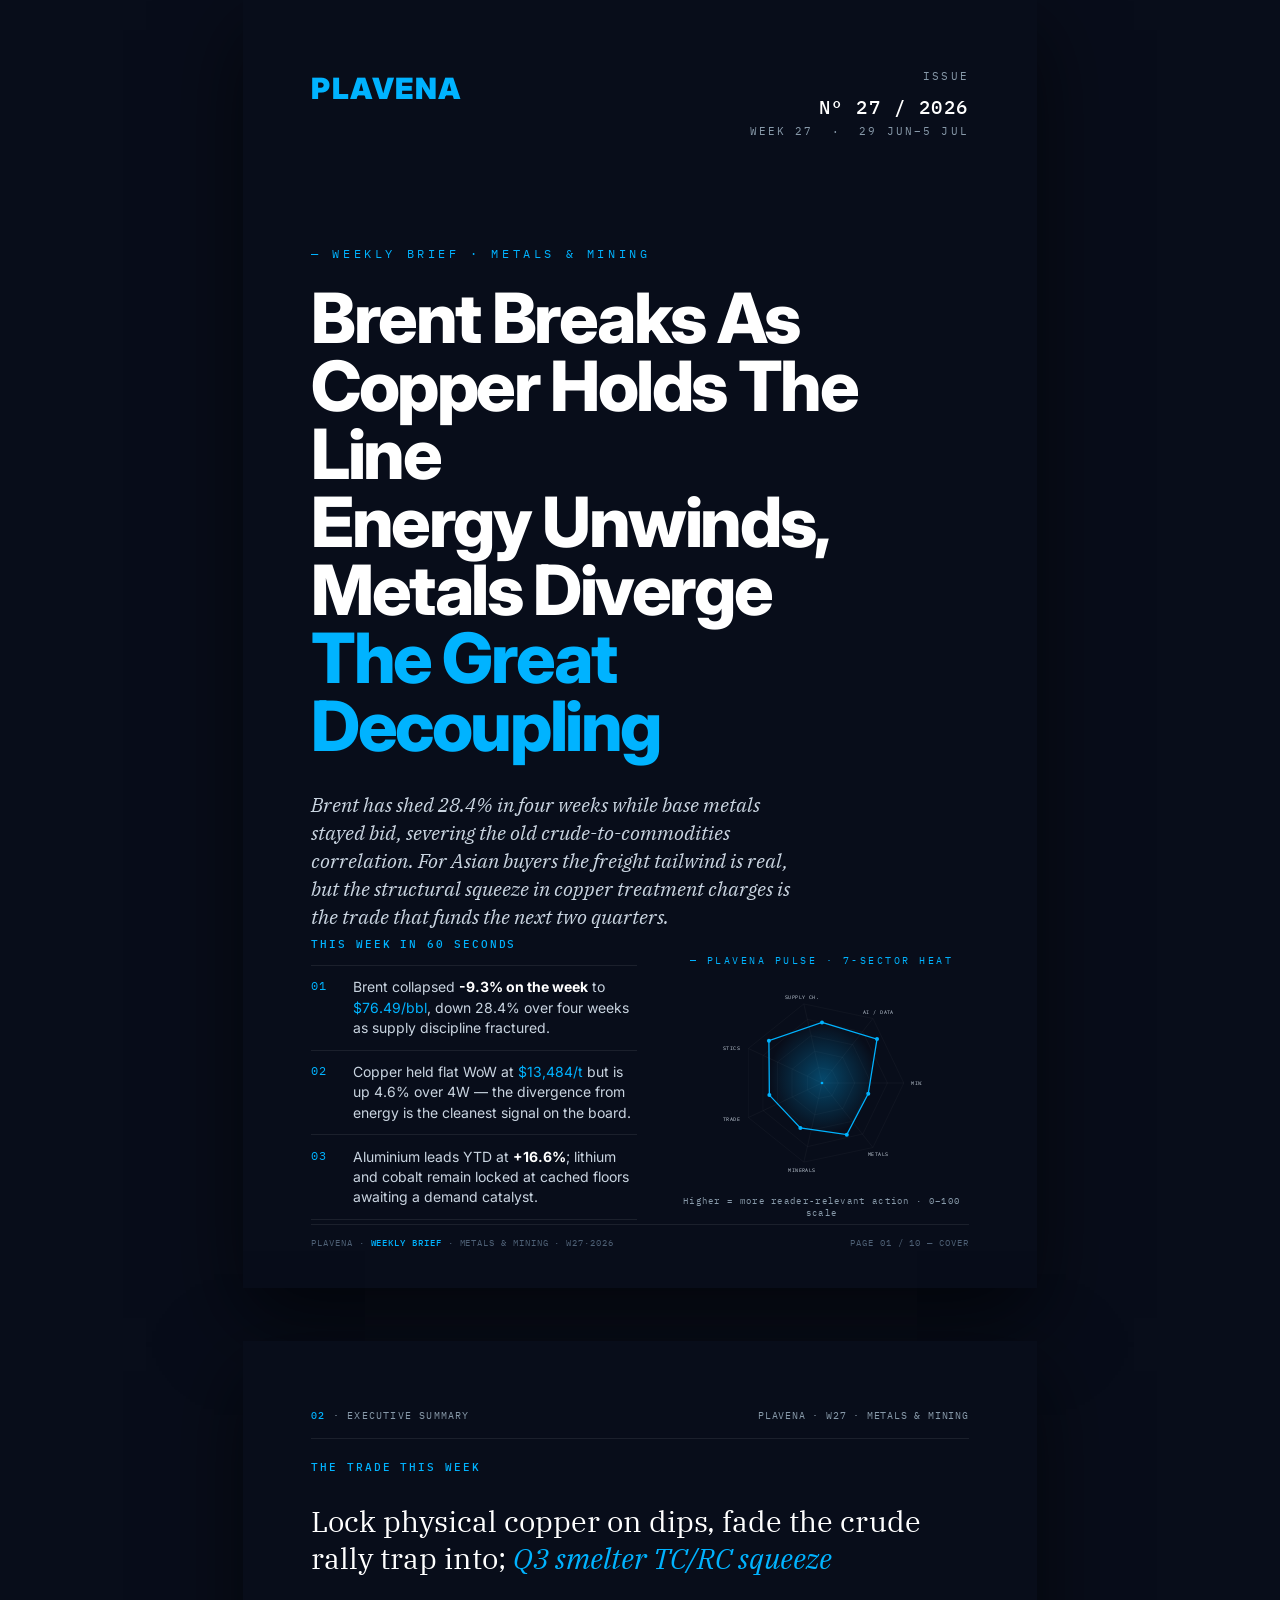
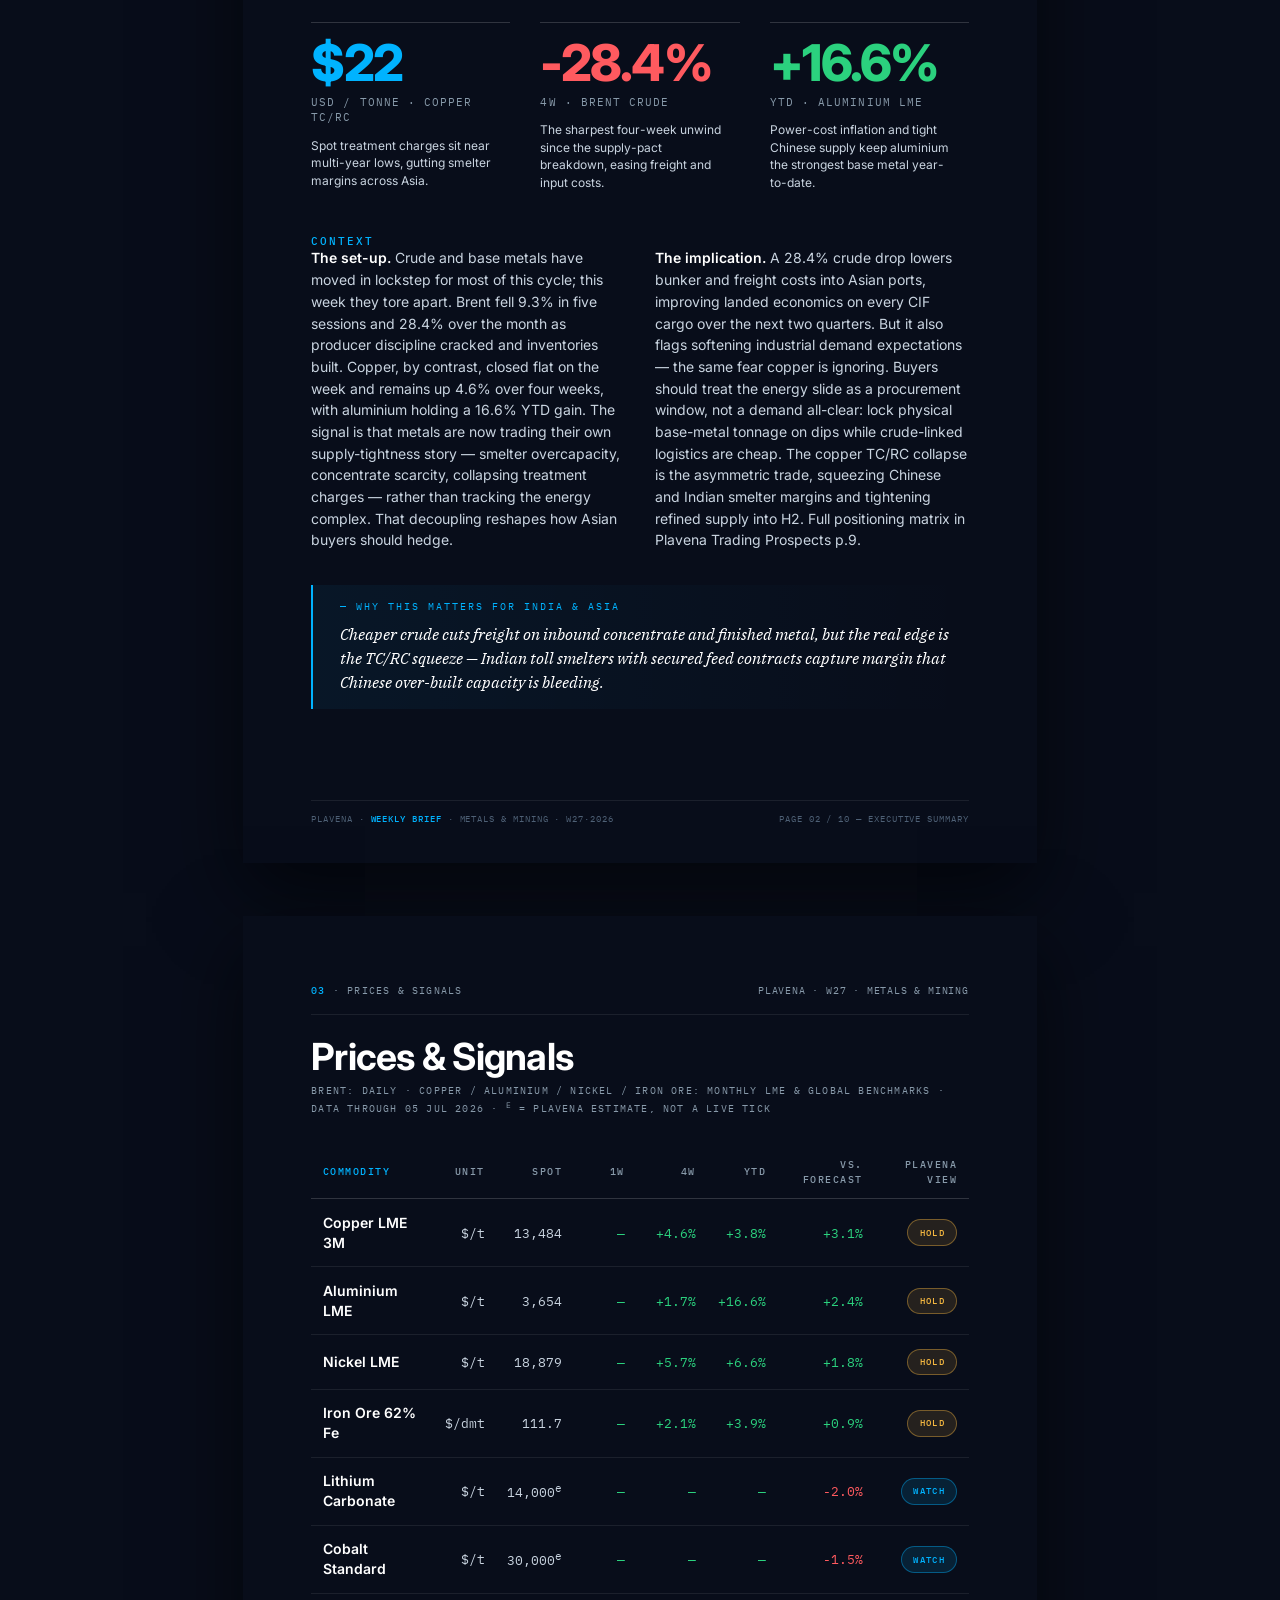
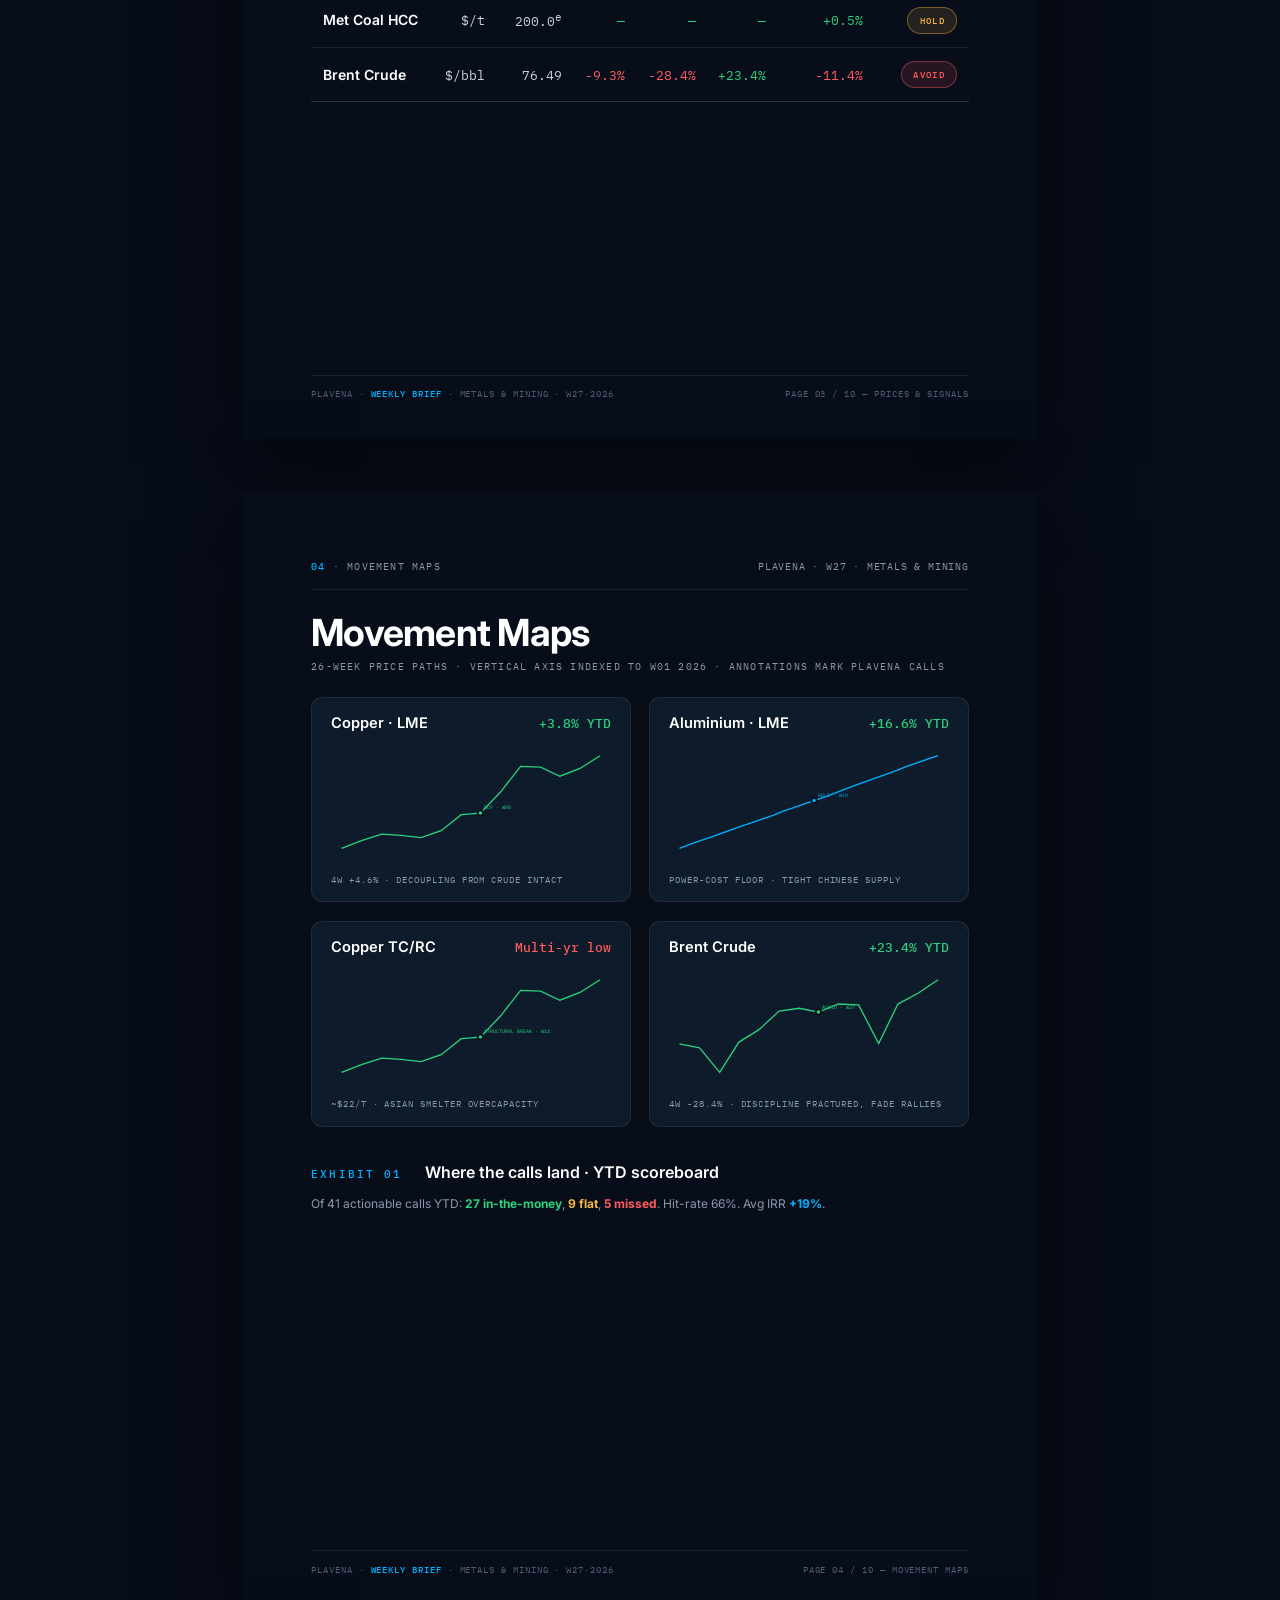
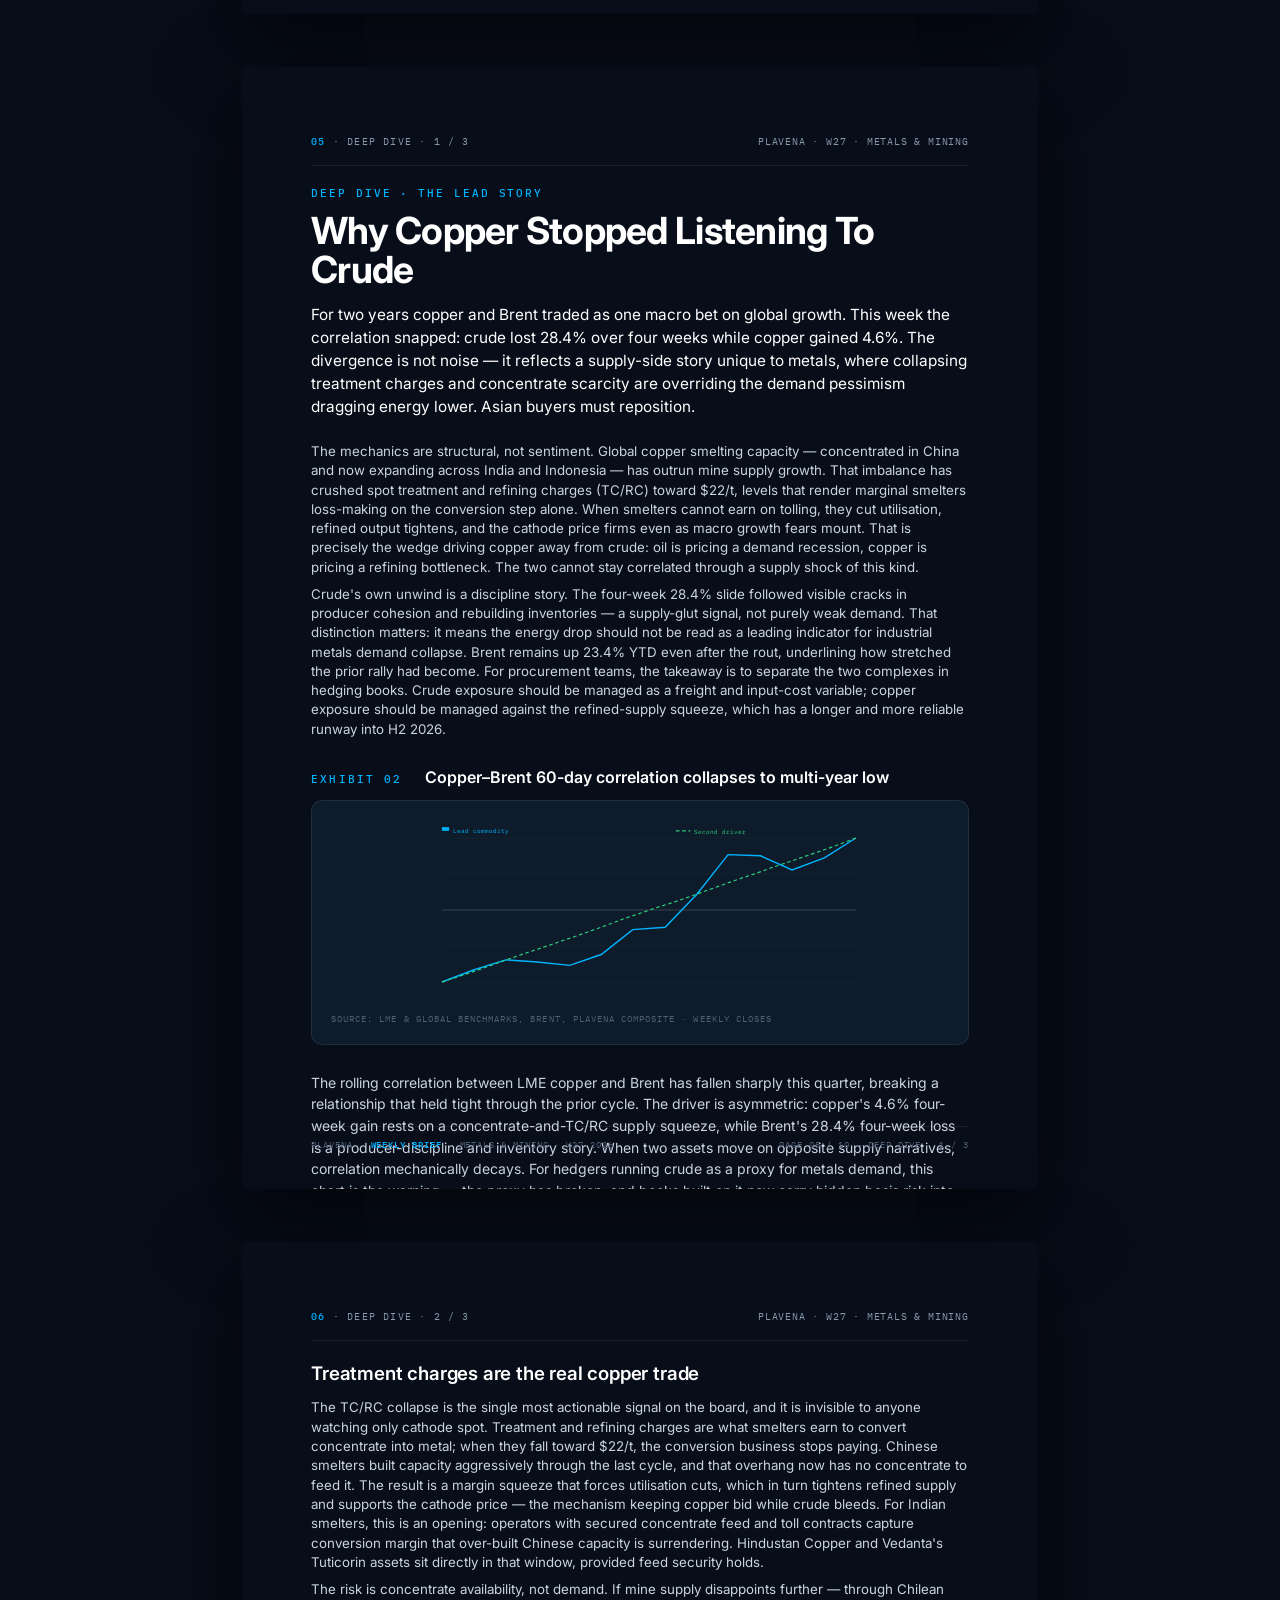
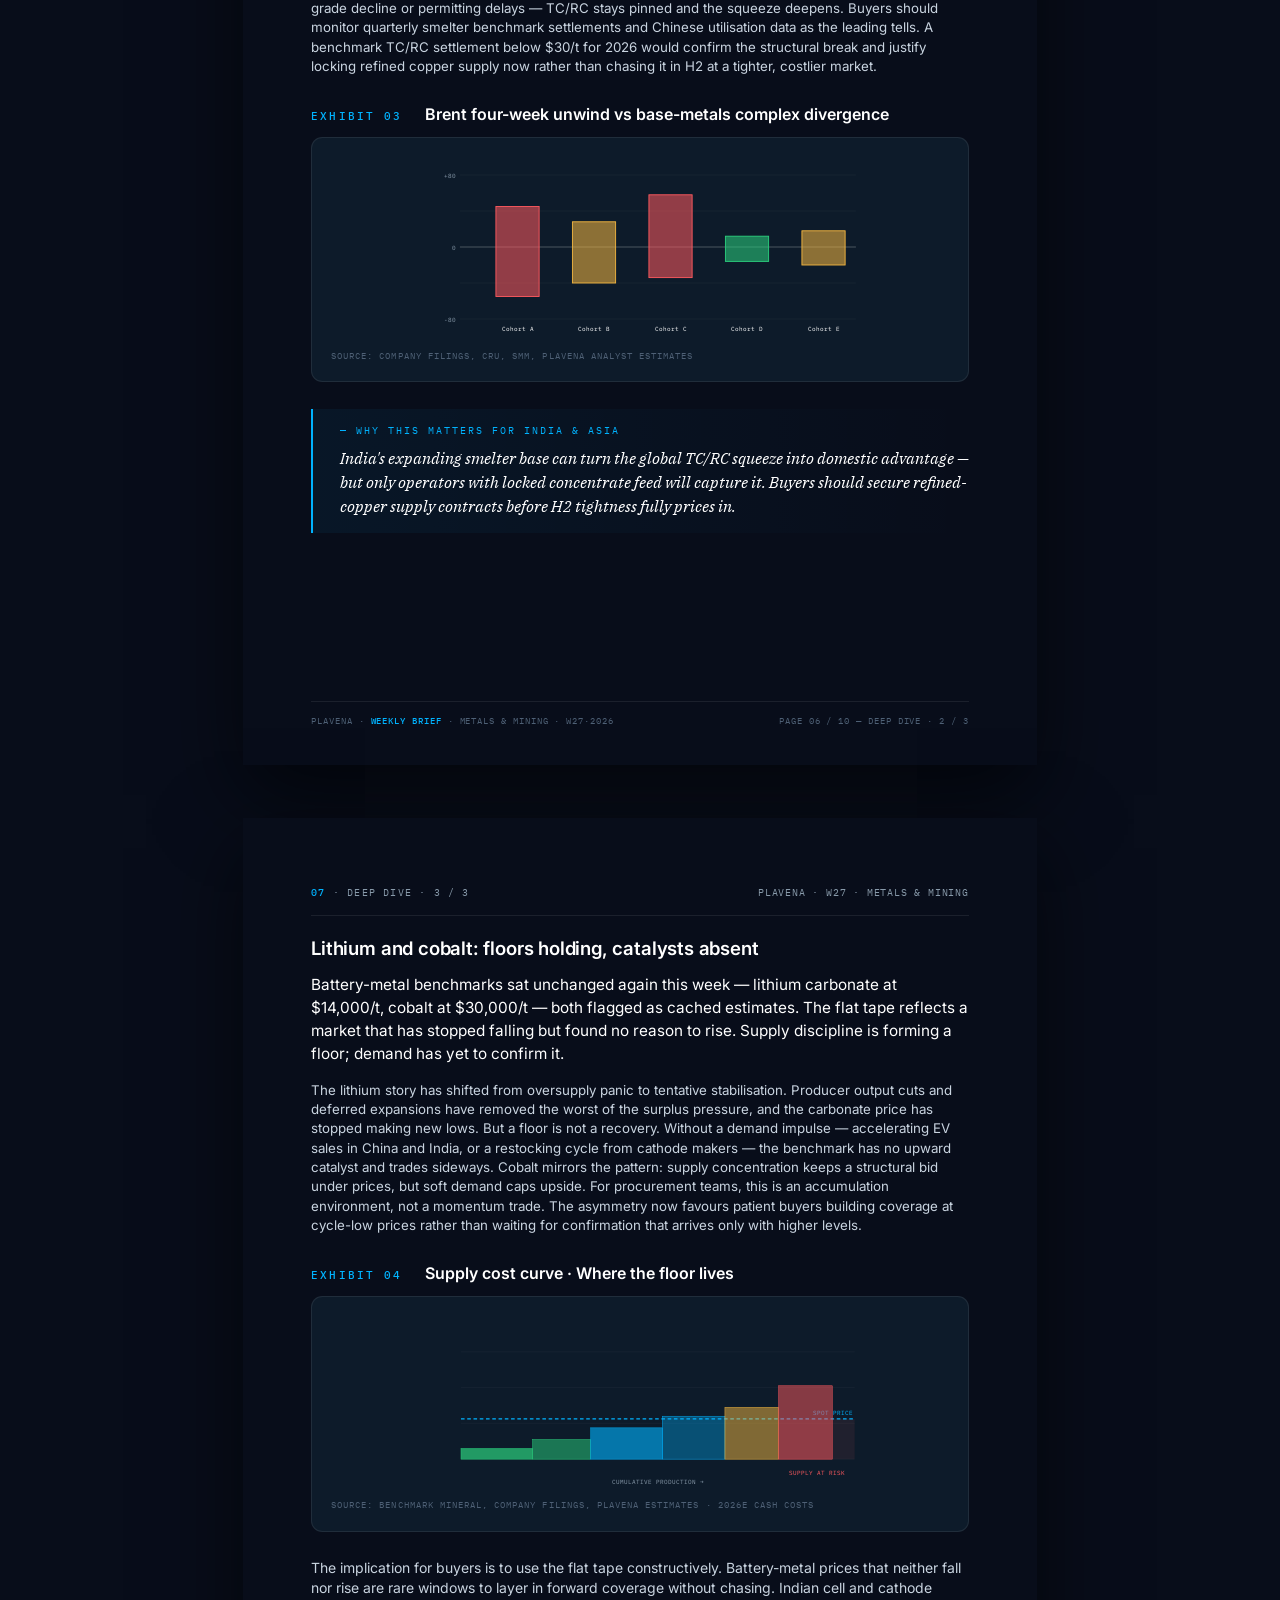
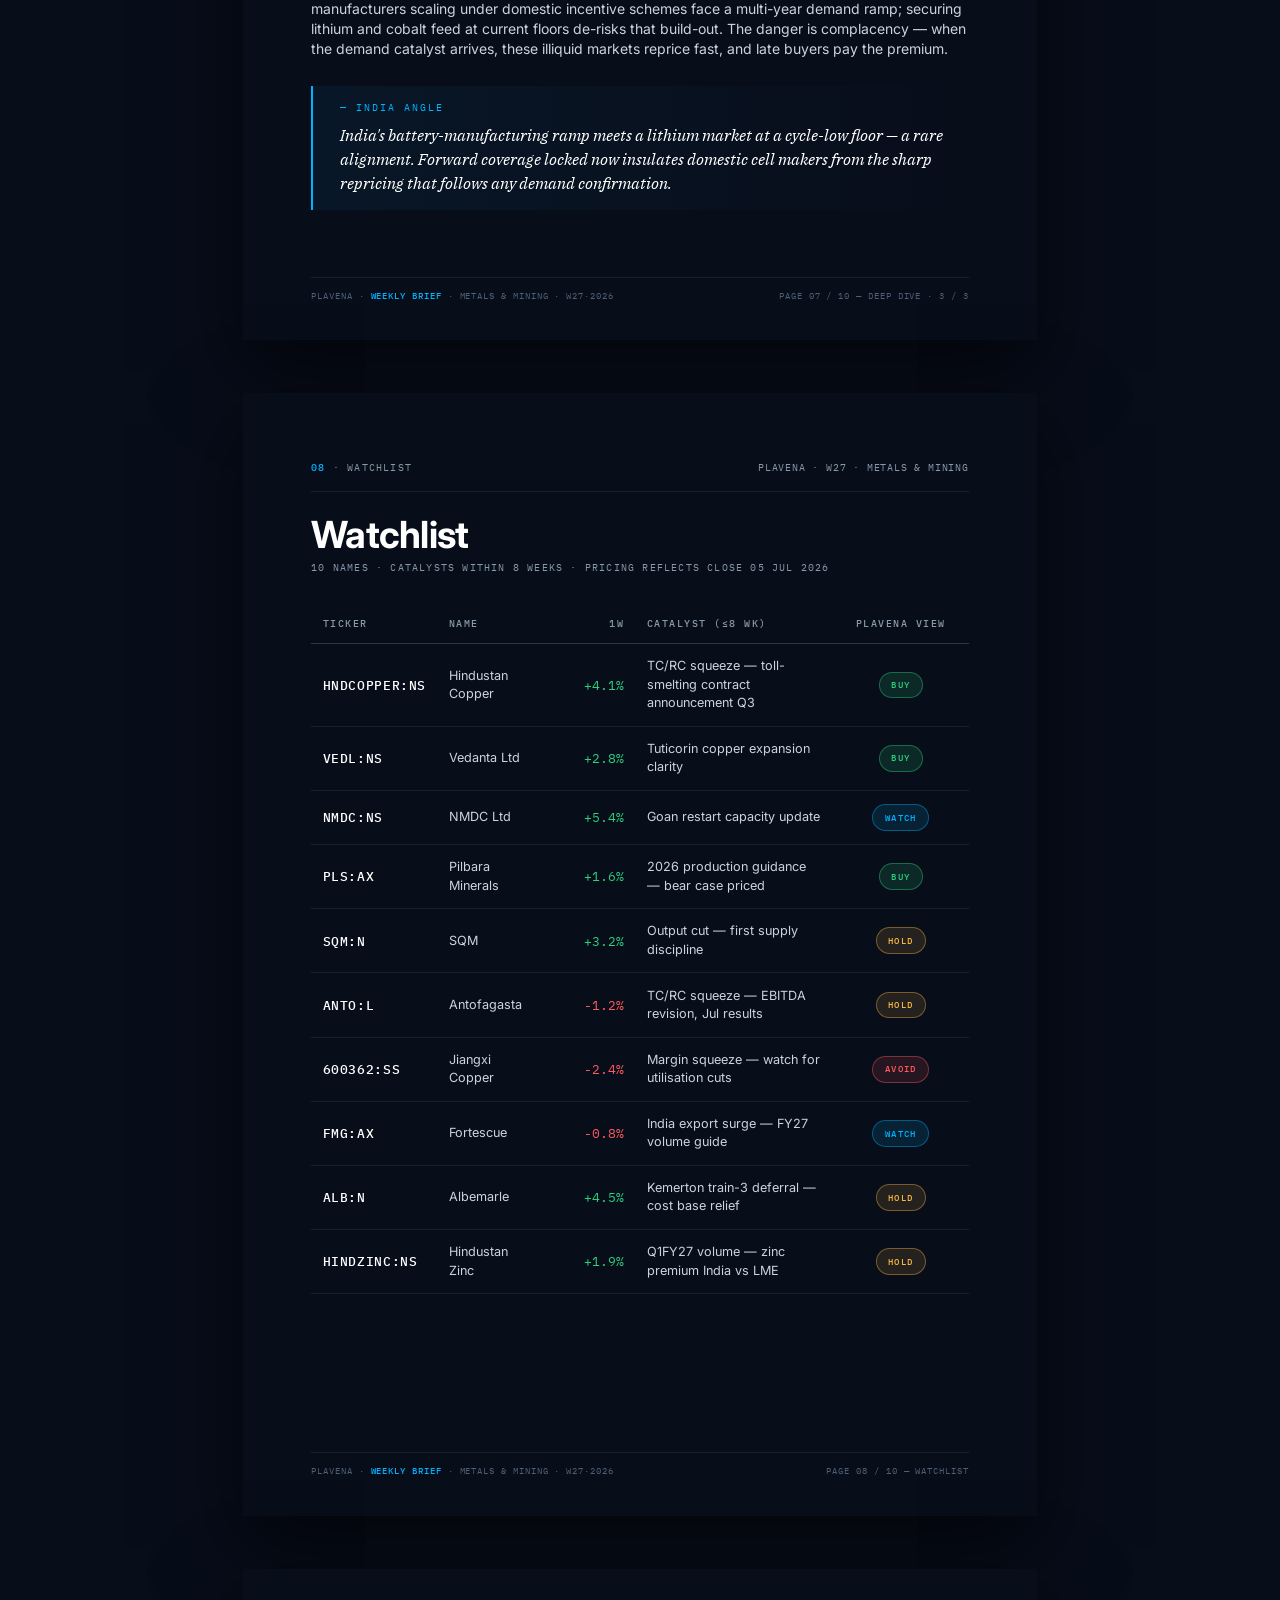
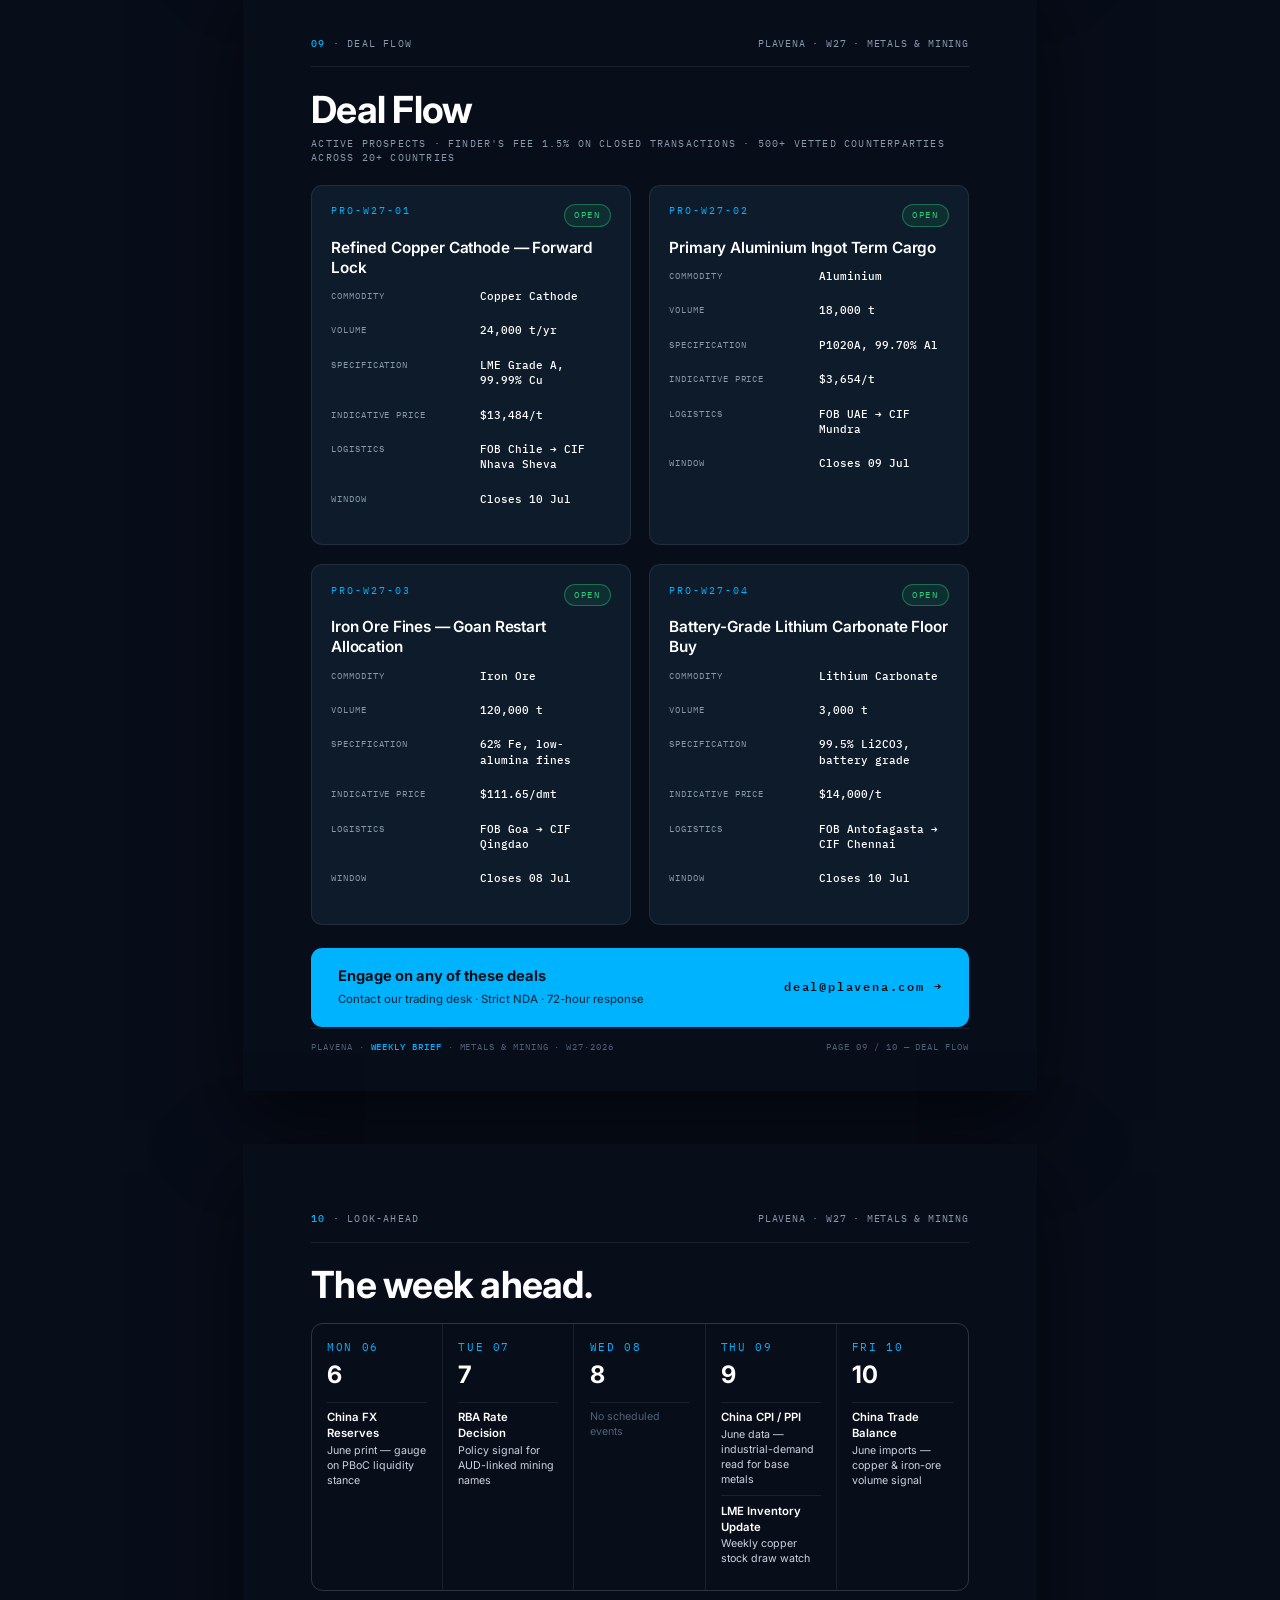
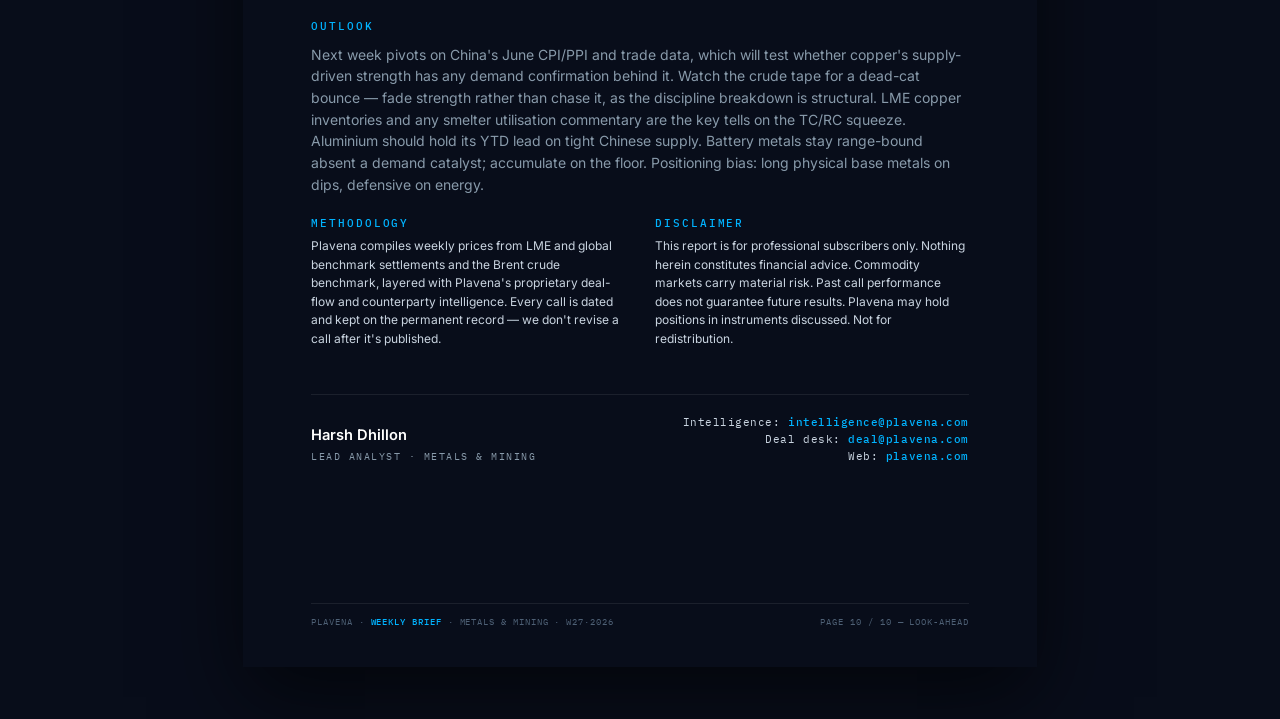
<file: docs/plavena-w27-2026.html>
<!doctype html>
<html lang="en">
<head>
<meta charset="utf-8">
<meta name="viewport" content="width=device-width,initial-scale=1">
<title>Plavena Weekly Brief — Metals &amp; Mining — W27/2026</title>
<style>/* ============================================================
   PLAVENA WEEKLY BRIEF — Master Stylesheet
   Design system: Sovereign Cartography
   Print: A4, no margins (handled inside .page)
   ============================================================ */

@import url('https://fonts.googleapis.com/css2?family=Inter:wght@300;400;500;600;700;800;900&family=IBM+Plex+Mono:wght@300;400;500;600&family=IBM+Plex+Serif:wght@400;500;600&display=swap');

:root{
  --bg: #080D1A;
  --bg-card: #0D1B2A;
  --bg-card-2: #14243A;
  --line: rgba(255,255,255,0.08);
  --line-strong: rgba(255,255,255,0.16);
  --accent: #00B3FF;
  --accent-dim: #0080BA;
  --pos: #2BD17E;
  --neg: #FF5A5F;
  --warn: #F4B740;
  --text: #FFFFFF;
  --body: #C9D4E0;
  --muted: #889AAA;
  --whisper: #4E6075;
}

html, body { background: var(--bg); margin:0; padding:0; }
body{
  font-family: 'Inter', -apple-system, BlinkMacSystemFont, sans-serif;
  color: var(--body);
  font-size: 10pt;
  line-height: 1.45;
  -webkit-font-smoothing: antialiased;
  -moz-osx-font-smoothing: grayscale;
}

/* ---------- PAGE FRAME ---------- */
.page{
  width: 210mm;
  height: 297mm;
  margin: 0 auto 14mm auto;
  background: var(--bg);
  color: var(--body);
  position: relative;
  padding: 18mm 18mm 16mm 18mm;
  box-sizing: border-box;
  overflow: hidden;
  page-break-after: always;
  box-shadow: 0 30px 80px rgba(0,0,0,0.6);
}
.page:last-child{ page-break-after: auto; }

@page { size: A4; margin: 0; }
@media print {
  *, *::before, *::after {
    -webkit-print-color-adjust: exact !important;
    print-color-adjust: exact !important;
    color-adjust: exact !important;
  }
  html, body{ background: var(--bg) !important; }
  .page{ margin: 0 !important; box-shadow: none; }
}

/* ---------- HEADER & FOOTER ---------- */
.page-head{
  display: flex; justify-content: space-between; align-items: flex-end;
  border-bottom: 1px solid var(--line);
  padding-bottom: 4mm; margin-bottom: 6mm;
}
.ph-left{ font-family:'IBM Plex Mono', monospace; font-size: 7.5pt; letter-spacing: 0.12em; color: var(--muted); text-transform: uppercase; }
.ph-left b{ color: var(--accent); font-weight: 500; }
.ph-right{ font-family:'IBM Plex Mono', monospace; font-size: 7.5pt; letter-spacing: 0.08em; color: var(--muted); }

.page-foot{
  position: absolute; left: 18mm; right: 18mm; bottom: 10mm;
  display: flex; justify-content: space-between; align-items: center;
  font-family:'IBM Plex Mono', monospace; font-size: 7pt; letter-spacing: 0.1em;
  color: var(--whisper);
  border-top: 1px solid var(--line);
  padding-top: 3mm;
  text-transform: uppercase;
}
.page-foot .colophon b{ color: var(--accent); font-weight: 500; }

/* ---------- TYPOGRAPHY ---------- */
h1, h2, h3, h4 { color: var(--text); font-family: 'Inter', sans-serif; margin: 0; line-height: 1.05; letter-spacing: -0.01em; }
h2.section{ font-size: 28pt; font-weight: 700; letter-spacing: -0.02em; }
h3.sub{ font-size: 14pt; font-weight: 600; color: var(--text); letter-spacing: -0.01em; }
h4.label{ font-family:'IBM Plex Mono', monospace; font-size: 8pt; letter-spacing: 0.18em; text-transform: uppercase; color: var(--accent); font-weight: 500; }
p{ margin: 0 0 2mm 0; color: var(--body); }
.lede{ color: var(--text); font-size: 11.5pt; line-height: 1.5; font-weight: 400; }
.meta-row{ font-family:'IBM Plex Mono', monospace; font-size: 7.5pt; letter-spacing: 0.12em; color: var(--muted); text-transform: uppercase; }

/* ---------- COVER PAGE ---------- */
.cover{ padding: 18mm; display: grid; grid-template-rows: auto 1fr auto; height: 100%; box-sizing: border-box; }
.cover .top { display:flex; justify-content: space-between; align-items: flex-start; }
.logo{ font-family:'Inter', sans-serif; font-weight: 900; font-size: 22pt; letter-spacing: 0.05em; color: var(--accent); }
.cover .issue{ font-family:'IBM Plex Mono', monospace; font-size: 8pt; letter-spacing: 0.2em; color: var(--muted); text-transform: uppercase; text-align: right; line-height: 1.6; }
.cover .issue .num{ color: var(--text); font-size: 14pt; font-weight: 500; letter-spacing: 0.08em; display:block; margin-top: 2mm; }
.cover-title{ margin-top: 28mm; }
.cover-title .kicker{ font-family:'IBM Plex Mono', monospace; font-size: 9pt; letter-spacing: 0.3em; color: var(--accent); text-transform: uppercase; margin-bottom: 6mm; }
.cover-title h1{ font-size: 52pt; font-weight: 800; line-height: 0.98; letter-spacing: -0.035em; color: var(--text); }
.cover-title h1 .accent{ color: var(--accent); }
.cover-title .deck{ font-family:'IBM Plex Serif', serif; font-style: italic; font-size: 15pt; color: var(--body); margin-top: 8mm; max-width: 130mm; line-height: 1.4; }

.cover-bottom{ display: grid; grid-template-columns: 1.05fr 0.95fr; gap: 10mm; align-items: end; }
.tldr h4{ margin-bottom: 4mm; }
.tldr ol{ list-style: none; padding: 0; margin: 0; counter-reset: t; }
.tldr li{ counter-increment: t; padding: 3mm 0 3mm 11mm; border-top: 1px solid var(--line); position: relative; color: var(--body); font-size: 10.5pt; line-height: 1.45; }
.tldr li:last-child{ border-bottom: 1px solid var(--line); }
.tldr li::before{ content: counter(t,decimal-leading-zero); position: absolute; left: 0; top: 3mm; font-family:'IBM Plex Mono', monospace; font-size: 9pt; color: var(--accent); letter-spacing: 0.1em; }

/* ---------- PULSE RADAR ---------- */
.pulse-wrap{ display:flex; flex-direction: column; align-items: center; }
.pulse-wrap .pulse-label{ font-family:'IBM Plex Mono', monospace; font-size: 7.5pt; letter-spacing: 0.25em; color: var(--accent); text-transform: uppercase; margin-bottom: 4mm; }
.pulse-wrap .pulse-caption{ font-family:'IBM Plex Mono', monospace; font-size: 6.5pt; letter-spacing: 0.15em; color: var(--muted); margin-top: 3mm; text-align: center; }

/* ---------- EXEC SUMMARY ---------- */
.es-tradeline{ font-family:'IBM Plex Serif', serif; font-size: 22pt; line-height: 1.25; color: var(--text); margin: 8mm 0 12mm 0; max-width: 165mm; }
.es-tradeline .em { color: var(--accent); font-style: italic; }
.hero-numbers{ display: grid; grid-template-columns: 1fr 1fr 1fr; gap: 8mm; margin-bottom: 12mm; }
.hero{ border-top: 1px solid var(--line-strong); padding-top: 4mm; }
.hero .hero-num{ font-family: 'Inter', sans-serif; font-weight: 800; font-size: 38pt; color: var(--text); letter-spacing: -0.03em; line-height: 1; }
.hero .hero-num.accent{ color: var(--accent); }
.hero .hero-num.pos{ color: var(--pos); }
.hero .hero-num.neg{ color: var(--neg); }
.hero .hero-unit{ font-family:'IBM Plex Mono', monospace; font-size: 8pt; color: var(--muted); letter-spacing: 0.1em; margin-top: 1.5mm; }
.hero .hero-caption{ font-size: 9pt; line-height: 1.45; color: var(--body); margin-top: 3mm; max-width: 50mm; }

.two-col{ display: grid; grid-template-columns: 1fr 1fr; gap: 8mm; }
.col p{ font-size: 10.5pt; line-height: 1.55; color: var(--body); }
.col p strong{ color: var(--text); font-weight: 600; }

/* ---------- PRICES TABLE ---------- */
.price-table{ width: 100%; border-collapse: collapse; font-size: 9.5pt; }
.price-table thead th{ font-family:'IBM Plex Mono', monospace; font-size: 7.5pt; letter-spacing: 0.15em; color: var(--muted); text-transform: uppercase; text-align: right; padding: 3mm 3mm; border-bottom: 1px solid var(--line-strong); font-weight: 500; }
.price-table thead th:first-child{ text-align: left; color: var(--accent); }
.price-table tbody td{ padding: 3.5mm 3mm; border-bottom: 1px solid var(--line); text-align: right; font-family: 'IBM Plex Mono', monospace; }
.price-table tbody td:first-child{ text-align: left; font-family: 'Inter', sans-serif; color: var(--text); font-weight: 600; font-size: 10.5pt; }
.price-table .pos{ color: var(--pos); }
.price-table .neg{ color: var(--neg); }
.price-table tbody tr:last-child td{ border-bottom: 1px solid var(--line-strong); }

/* ---------- SMALL MULTIPLES ---------- */
.small-multiples{ display: grid; grid-template-columns: 1fr 1fr; gap: 5mm; margin-top: 6mm; }
.sm-card{ background: var(--bg-card); border: 1px solid var(--line); border-radius: 3mm; padding: 4mm 5mm; }
.sm-card .sm-head{ display:flex; justify-content: space-between; align-items: baseline; margin-bottom: 2mm; }
.sm-card .sm-name{ font-weight: 600; color: var(--text); font-size: 11pt; }
.sm-card .sm-change{ font-family:'IBM Plex Mono', monospace; font-size: 9.5pt; font-weight: 500; }
.sm-card .sm-change.pos{ color: var(--pos); }
.sm-card .sm-change.neg{ color: var(--neg); }
.sm-card .sm-note{ font-family:'IBM Plex Mono', monospace; font-size: 7pt; color: var(--muted); letter-spacing: 0.1em; text-transform: uppercase; margin-top: 1.5mm; }

/* ---------- EXHIBIT ---------- */
.exhibit{ margin: 7mm 0; }
.exhibit .ex-head{ display:flex; align-items: baseline; gap: 6mm; margin-bottom: 3mm; }
.exhibit .ex-num{ font-family:'IBM Plex Mono', monospace; font-size: 8pt; letter-spacing: 0.2em; color: var(--accent); text-transform: uppercase; font-weight: 500; }
.exhibit .ex-title{ color: var(--text); font-size: 12pt; font-weight: 600; }
.exhibit .ex-frame{ background: var(--bg-card); border: 1px solid var(--line); border-radius: 3mm; padding: 5mm; }
.exhibit .ex-source{ font-family:'IBM Plex Mono', monospace; font-size: 6.5pt; color: var(--whisper); letter-spacing: 0.12em; margin-top: 2mm; text-transform: uppercase; }

/* ---------- CALLOUT ---------- */
.callout{ border-left: 2px solid var(--accent); padding: 4mm 0 4mm 7mm; margin: 7mm 0; background: linear-gradient(90deg, rgba(0,179,255,0.06) 0%, rgba(0,179,255,0) 100%); }
.callout .co-label{ font-family:'IBM Plex Mono', monospace; font-size: 7.5pt; letter-spacing: 0.2em; color: var(--accent); text-transform: uppercase; margin-bottom: 2mm; }
.callout p{ font-family:'IBM Plex Serif', serif; font-size: 12pt; line-height: 1.5; color: var(--text); margin: 0; font-style: italic; }

/* ---------- WATCHLIST ---------- */
.watch-table{ width: 100%; border-collapse: collapse; font-size: 9.5pt; }
.watch-table thead th{ font-family:'IBM Plex Mono', monospace; font-size: 7.5pt; letter-spacing: 0.15em; color: var(--muted); text-transform: uppercase; text-align: left; padding: 3mm 3mm; border-bottom: 1px solid var(--line-strong); font-weight: 500; }
.watch-table tbody td{ padding: 3.5mm 3mm; border-bottom: 1px solid var(--line); }
.watch-table .ticker{ font-family:'IBM Plex Mono', monospace; color: var(--text); font-weight: 500; letter-spacing: 0.05em; }
.watch-table .move{ font-family:'IBM Plex Mono', monospace; text-align: right; }
.watch-table .move.pos{ color: var(--pos); }
.watch-table .move.neg{ color: var(--neg); }
.watch-table .view{ width: 30mm; text-align: center; }
.pill{ display: inline-block; padding: 1.5mm 3mm; border-radius: 100mm; font-family:'IBM Plex Mono', monospace; font-size: 7pt; letter-spacing: 0.15em; text-transform: uppercase; font-weight: 500; }
.pill.buy{ background: rgba(43,209,126,0.14); color: var(--pos); border: 1px solid rgba(43,209,126,0.4); }
.pill.hold{ background: rgba(244,183,64,0.12); color: var(--warn); border: 1px solid rgba(244,183,64,0.4); }
.pill.avoid{ background: rgba(255,90,95,0.12); color: var(--neg); border: 1px solid rgba(255,90,95,0.4); }
.pill.watch{ background: rgba(0,179,255,0.12); color: var(--accent); border: 1px solid rgba(0,179,255,0.4); }

/* ---------- DEAL FLOW ---------- */
.deal-grid{ display: grid; grid-template-columns: 1fr 1fr; gap: 5mm; margin-top: 5mm; }
.deal{ background: var(--bg-card); border: 1px solid var(--line); border-radius: 3mm; padding: 5mm; position: relative; }
.deal .deal-head{ display:flex; justify-content: space-between; align-items: flex-start; margin-bottom: 3mm; }
.deal .deal-id{ font-family:'IBM Plex Mono', monospace; font-size: 7.5pt; letter-spacing: 0.2em; color: var(--accent); }
.deal .deal-status{ font-family:'IBM Plex Mono', monospace; font-size: 6.5pt; letter-spacing: 0.18em; color: var(--pos); text-transform: uppercase; padding: 1mm 2.5mm; border: 1px solid rgba(43,209,126,0.4); border-radius: 100mm; background: rgba(43,209,126,0.1); }
.deal h4.deal-title{ color: var(--text); font-size: 11.5pt; font-weight: 600; letter-spacing: -0.01em; margin-bottom: 3mm; line-height: 1.3; }
.deal .deal-meta{ display: grid; grid-template-columns: 1fr 1fr; gap: 3mm 5mm; font-family:'IBM Plex Mono', monospace; font-size: 8pt; }
.deal .deal-meta dt{ color: var(--muted); letter-spacing: 0.1em; text-transform: uppercase; font-size: 7pt; margin-bottom: 0.5mm; }
.deal .deal-meta dd{ margin: 0 0 2mm 0; color: var(--text); font-weight: 500; }
.deal-cta{ background: var(--accent); color: #0a1628; padding: 5mm 7mm; border-radius: 3mm; margin-top: 6mm; display:flex; justify-content: space-between; align-items: center; }
.deal-cta .cta-text{ font-family: 'Inter', sans-serif; font-size: 11pt; font-weight: 700; color: #061018; }
.deal-cta .cta-text small{ display:block; font-weight: 500; font-size: 8.5pt; color: rgba(0,0,0,0.7); margin-top: 1mm; }
.deal-cta .cta-action{ font-family:'IBM Plex Mono', monospace; font-size: 9pt; letter-spacing: 0.15em; color: #061018; font-weight: 600; }

/* ---------- LOOK-AHEAD CALENDAR ---------- */
.cal-grid{ display: grid; grid-template-columns: repeat(5, 1fr); gap: 0; border: 1px solid var(--line-strong); border-radius: 3mm; overflow: hidden; }
.cal-day{ padding: 4mm 4mm; border-right: 1px solid var(--line); }
.cal-day:last-child{ border-right: none; }
.cal-day .cd-date{ font-family:'IBM Plex Mono', monospace; font-size: 8pt; letter-spacing: 0.15em; color: var(--accent); text-transform: uppercase; margin-bottom: 2mm; }
.cal-day .cd-day{ font-family: 'Inter', sans-serif; font-size: 18pt; font-weight: 700; color: var(--text); margin-bottom: 4mm; line-height: 1; }
.cal-day ul{ list-style: none; padding: 0; margin: 0; }
.cal-day li{ font-size: 8pt; color: var(--body); line-height: 1.4; padding: 2mm 0; border-top: 1px solid var(--line); }
.cal-day li b{ display: block; color: var(--text); font-weight: 600; font-size: 8.5pt; margin-bottom: 0.5mm; }

/* ---------- METHODOLOGY & SIGN-OFF ---------- */
.meth{ margin-top: 5mm; }
.meth h4{ margin-bottom: 3mm; }
.meth p{ font-size: 9pt; line-height: 1.55; color: var(--muted); }
.meth-grid{ display:grid; grid-template-columns: 1fr 1fr; gap: 8mm; margin-top: 5mm; }
.meth-grid h4{ margin-bottom: 2mm; }
.meth-grid p{ color: var(--body); font-size: 9pt; line-height: 1.55; }

.signoff{ margin-top: 10mm; padding-top: 5mm; border-top: 1px solid var(--line); display: grid; grid-template-columns: 1fr 1fr; gap: 6mm; align-items: end; }
.signoff .analyst .name{ color: var(--text); font-weight: 600; font-size: 11pt; }
.signoff .analyst .role{ font-family:'IBM Plex Mono', monospace; font-size: 7.5pt; letter-spacing: 0.15em; color: var(--muted); text-transform: uppercase; margin-top: 1mm; }
.signoff .contact{ text-align: right; font-family:'IBM Plex Mono', monospace; font-size: 8pt; color: var(--body); letter-spacing: 0.05em; line-height: 1.6; }
.signoff .contact b{ color: var(--accent); font-weight: 500; }

/* ---------- UTILITIES ---------- */
.mb-2{ margin-bottom: 2mm; }
.mb-4{ margin-bottom: 4mm; }
.mb-6{ margin-bottom: 6mm; }
.mb-8{ margin-bottom: 8mm; }
.pos{ color: var(--pos); }
.neg{ color: var(--neg); }
.muted{ color: var(--muted); }
</style>
</head>
<body>

<!-- ═══ PAGE 1 — COVER ═══ -->
<section class="page cover">
  <div class="top">
    <div class="logo">PLAVENA</div>
    <div class="issue">Issue<span class="num">N° 27 / 2026</span>Week 27 &nbsp;·&nbsp; 29 Jun–5 Jul</div>
  </div>
  <div class="cover-title">
    <div class="kicker">— Weekly Brief · Metals &amp; Mining</div>
    <h1>Brent Breaks As Copper Holds The Line<br>Energy Unwinds, Metals Diverge<br><span class="accent">The Great Decoupling</span></h1>
    <p class="deck">Brent has shed 28.4% in four weeks while base metals stayed bid, severing the old crude-to-commodities correlation. For Asian buyers the freight tailwind is real, but the structural squeeze in copper treatment charges is the trade that funds the next two quarters.</p>
  </div>
  <div class="cover-bottom">
    <div class="tldr">
      <h4 class="label">This week in 60 seconds</h4>
      <ol><li>Brent collapsed <b style='color:#FFFFFF'>-9.3% on the week</b> to <span style='color:#00B3FF'>$76.49/bbl</span>, down 28.4% over four weeks as supply discipline fractured.</li><li>Copper held flat WoW at <span style='color:#00B3FF'>$13,484/t</span> but is up 4.6% over 4W — the divergence from energy is the cleanest signal on the board.</li><li>Aluminium leads YTD at <b style='color:#FFFFFF'>+16.6%</b>; lithium and cobalt remain locked at cached floors awaiting a demand catalyst.</li></ol>
    </div>
    <div class="pulse-wrap">
      <div class="pulse-label">— Plavena Pulse · 7-sector heat</div>
      <svg viewBox="-110 -110 220 220" width="200" height="200">
        <defs><radialGradient id="pg" cx="50%" cy="50%" r="50%">
          <stop offset="0%" stop-color="#00B3FF" stop-opacity="0.35"/>
          <stop offset="100%" stop-color="#00B3FF" stop-opacity="0"/>
        </radialGradient></defs>
        <g fill="none" stroke="rgba(255,255,255,0.07)" stroke-width="0.5">
          <polygon points="90,0 56,71 -20,87 -81,38 -81,-38 -20,-87 56,-71"/>
          <polygon points="72,0 45,56 -16,70 -65,30 -65,-30 -16,-70 45,-56"/>
          <polygon points="54,0 34,42 -12,52 -49,23 -49,-23 -12,-52 34,-42"/>
          <polygon points="36,0 23,28 -8,35 -33,15 -33,-15 -8,-35 23,-28"/>
          <polygon points="18,0 11,14 -4,17 -16,8 -16,-8 -4,-17 11,-14"/>
        </g>
        <g stroke="rgba(255,255,255,0.08)" stroke-width="0.5">
          <line x1="0" y1="0" x2="90" y2="0"/><line x1="0" y1="0" x2="56" y2="71"/>
          <line x1="0" y1="0" x2="-20" y2="87"/><line x1="0" y1="0" x2="-81" y2="38"/>
          <line x1="0" y1="0" x2="-81" y2="-38"/><line x1="0" y1="0" x2="-20" y2="-87"/>
          <line x1="0" y1="0" x2="56" y2="-71"/>
        </g>
        <polygon points="0.0,-66.6 60.5,-48.3 50.9,11.7 27.3,56.8 -23.8,49.5 -57.9,13.3 -58.4,-46.6" fill="url(#pg)" stroke="#00B3FF" stroke-width="1.4"/>
        <g fill="#00B3FF"><circle cx="0.0" cy="-66.6" r="2.2"/>
<circle cx="60.5" cy="-48.3" r="2.2"/>
<circle cx="50.9" cy="11.7" r="2.2"/>
<circle cx="27.3" cy="56.8" r="2.2"/>
<circle cx="-23.8" cy="49.5" r="2.2"/>
<circle cx="-57.9" cy="13.3" r="2.2"/>
<circle cx="-58.4" cy="-46.6" r="2.2"/></g>
        <g font-family="IBM Plex Mono,monospace" font-size="6" fill="#C9D4E0" letter-spacing="0.5">
          <text x="98" y="2" text-anchor="start">MINING</text>
          <text x="62" y="80" text-anchor="middle">METALS</text>
          <text x="-22" y="98" text-anchor="middle">MINERALS</text>
          <text x="-90" y="42" text-anchor="end">TRADE</text>
          <text x="-90" y="-36" text-anchor="end">LOGISTICS</text>
          <text x="-22" y="-92" text-anchor="middle">SUPPLY CH.</text>
          <text x="62" y="-76" text-anchor="middle">AI / DATA</text>
        </g>
        <circle cx="0" cy="0" r="1.5" fill="#00B3FF"/>
      </svg>
      <div class="pulse-caption">Higher = more reader-relevant action · 0–100 scale</div>
    </div>
  </div>
  <div class="page-foot">
    <div class="colophon">PLAVENA · <b>Weekly Brief</b> · Metals &amp; Mining · W27·2026</div>
    <div>Page 01 / 10 — Cover</div>
  </div>
</section>
<!-- ═══ PAGE 2 — EXEC SUMMARY ═══ -->
<section class="page">
    <div class="page-head">
    <div class="ph-left"><b>02</b> · Executive Summary</div>
    <div class="ph-right">PLAVENA · W27 · METALS &amp; MINING</div>
  </div>
  <h4 class="label">The trade this week</h4>
  <p class="es-tradeline">Lock physical copper on dips, fade the crude rally trap into; <span class="em">Q3 smelter TC/RC squeeze</span></p>
  <div class="hero-numbers"><div class="hero"><div class="hero-num accent">$22</div><div class="hero-unit">USD / TONNE · COPPER TC/RC</div><div class="hero-caption">Spot treatment charges sit near multi-year lows, gutting smelter margins across Asia.</div></div><div class="hero"><div class="hero-num neg">-28.4%</div><div class="hero-unit">4W · BRENT CRUDE</div><div class="hero-caption">The sharpest four-week unwind since the supply-pact breakdown, easing freight and input costs.</div></div><div class="hero"><div class="hero-num pos">+16.6%</div><div class="hero-unit">YTD · ALUMINIUM LME</div><div class="hero-caption">Power-cost inflation and tight Chinese supply keep aluminium the strongest base metal year-to-date.</div></div></div>
  <h4 class="label">Context</h4>
  <div class="two-col mb-6">
    <div class="col"><p><strong>The set-up.</strong> Crude and base metals have moved in lockstep for most of this cycle; this week they tore apart. Brent fell 9.3% in five sessions and 28.4% over the month as producer discipline cracked and inventories built. Copper, by contrast, closed flat on the week and remains up 4.6% over four weeks, with aluminium holding a 16.6% YTD gain. The signal is that metals are now trading their own supply-tightness story — smelter overcapacity, concentrate scarcity, collapsing treatment charges — rather than tracking the energy complex. That decoupling reshapes how Asian buyers should hedge.</p></div>
    <div class="col"><p><strong>The implication.</strong> A 28.4% crude drop lowers bunker and freight costs into Asian ports, improving landed economics on every CIF cargo over the next two quarters. But it also flags softening industrial demand expectations — the same fear copper is ignoring. Buyers should treat the energy slide as a procurement window, not a demand all-clear: lock physical base-metal tonnage on dips while crude-linked logistics are cheap. The copper TC/RC collapse is the asymmetric trade, squeezing Chinese and Indian smelter margins and tightening refined supply into H2. Full positioning matrix in Plavena Trading Prospects p.9.</p></div>
  </div>
  <div class="callout">
    <div class="co-label">— Why this matters for India &amp; Asia</div>
    <p><i>Cheaper crude cuts freight on inbound concentrate and finished metal, but the real edge is the TC/RC squeeze — Indian toll smelters with secured feed contracts capture margin that Chinese over-built capacity is bleeding.</i></p>
  </div>
    <div class="page-foot">
    <div class="colophon">PLAVENA · <b>Weekly Brief</b> · Metals &amp; Mining · W27·2026</div>
    <div>Page 02 / 10 — Executive Summary</div>
  </div>
</section>
<!-- ═══ PAGE 3 — PRICES & SIGNALS ═══ -->
<section class="page">
    <div class="page-head">
    <div class="ph-left"><b>03</b> · Prices &amp; Signals</div>
    <div class="ph-right">PLAVENA · W27 · METALS &amp; MINING</div>
  </div>
  <h2 class="section">Prices &amp; Signals</h2>
  <p class="meta-row" style="margin-top:2mm;margin-bottom:8mm;">Brent: daily · Copper / Aluminium / Nickel / Iron Ore: monthly LME &amp; global benchmarks · Data through 05 Jul 2026 · <sup>e</sup> = Plavena estimate, not a live tick</p>
  <table class="price-table">
    <thead><tr>
      <th>Commodity</th><th>Unit</th><th>Spot</th>
      <th>1W</th><th>4W</th><th>YTD</th><th>vs. Forecast</th><th>Plavena view</th>
    </tr></thead>
    <tbody><tr><td>Copper LME 3M</td><td>$/t</td><td>13,484</td><td class="pos">—</td><td class="pos">+4.6%</td><td class="pos">+3.8%</td><td class="pos">+3.1%</td><td><span class="pill hold">HOLD</span></td></tr><tr><td>Aluminium LME</td><td>$/t</td><td>3,654</td><td class="pos">—</td><td class="pos">+1.7%</td><td class="pos">+16.6%</td><td class="pos">+2.4%</td><td><span class="pill hold">HOLD</span></td></tr><tr><td>Nickel LME</td><td>$/t</td><td>18,879</td><td class="pos">—</td><td class="pos">+5.7%</td><td class="pos">+6.6%</td><td class="pos">+1.8%</td><td><span class="pill hold">HOLD</span></td></tr><tr><td>Iron Ore 62% Fe</td><td>$/dmt</td><td>111.7</td><td class="pos">—</td><td class="pos">+2.1%</td><td class="pos">+3.9%</td><td class="pos">+0.9%</td><td><span class="pill hold">HOLD</span></td></tr><tr><td>Lithium Carbonate</td><td>$/t</td><td>14,000<sup>e</sup></td><td class="pos">—</td><td class="pos">—</td><td class="pos">—</td><td class="neg">-2.0%</td><td><span class="pill watch">WATCH</span></td></tr><tr><td>Cobalt Standard</td><td>$/t</td><td>30,000<sup>e</sup></td><td class="pos">—</td><td class="pos">—</td><td class="pos">—</td><td class="neg">-1.5%</td><td><span class="pill watch">WATCH</span></td></tr><tr><td>Met Coal HCC</td><td>$/t</td><td>200.0<sup>e</sup></td><td class="pos">—</td><td class="pos">—</td><td class="pos">—</td><td class="pos">+0.5%</td><td><span class="pill hold">HOLD</span></td></tr><tr><td>Brent Crude</td><td>$/bbl</td><td>76.49</td><td class="neg">-9.3%</td><td class="neg">-28.4%</td><td class="pos">+23.4%</td><td class="neg">-11.4%</td><td><span class="pill avoid">AVOID</span></td></tr></tbody>
  </table>
    <div class="page-foot">
    <div class="colophon">PLAVENA · <b>Weekly Brief</b> · Metals &amp; Mining · W27·2026</div>
    <div>Page 03 / 10 — Prices &amp; Signals</div>
  </div>
</section>
<!-- ═══ PAGE 4 — MOVEMENT MAPS ═══ -->
<section class="page">
    <div class="page-head">
    <div class="ph-left"><b>04</b> · Movement Maps</div>
    <div class="ph-right">PLAVENA · W27 · METALS &amp; MINING</div>
  </div>
  <h2 class="section">Movement Maps</h2>
  <p class="meta-row" style="margin-top:2mm;margin-bottom:6mm;">26-week price paths · Vertical axis indexed to W01 2026 · Annotations mark Plavena calls</p>
  <div class="small-multiples">
    <div class="sm-card">
      <div class="sm-head">
        <div class="sm-name">Copper · LME</div>
        <div class="sm-change pos">+3.8% YTD</div>
      </div>
      <svg viewBox="0 0 320 130" width="100%" height="120">
        <g stroke="rgba(255,255,255,0.06)" stroke-width="0.5">
          <line x1="0" y1="33" x2="320" y2="33"/>
          <line x1="0" y1="66" x2="320" y2="66"/>
          <line x1="0" y1="100" x2="320" y2="100"/>
        </g>
        <polyline fill="none" stroke="#2BD17E" stroke-width="1.5" points="12,118.0 35,109.2 58,101.7 80,103.3 103,105.7 126,97.8 149,79.5 171,77.7 194,53.6 217,24.2 240,25.1 262,35.5 285,26.6 308,12.0"/>
        <circle cx="171" cy="77.7" r="3" fill="#2BD17E" stroke="#080D1A" stroke-width="2"/>
        <text x="175" y="73" font-family="IBM Plex Mono" font-size="6" fill="#2BD17E">BUY · W08</text>
      </svg>
      <div class="sm-note">4W +4.6% · decoupling from crude intact</div>
    </div>
    <div class="sm-card">
      <div class="sm-head">
        <div class="sm-name">Aluminium · LME</div>
        <div class="sm-change pos">+16.6% YTD</div>
      </div>
      <svg viewBox="0 0 320 130" width="100%" height="120">
        <g stroke="rgba(255,255,255,0.06)" stroke-width="0.5">
          <line x1="0" y1="33" x2="320" y2="33"/>
          <line x1="0" y1="66" x2="320" y2="66"/>
          <line x1="0" y1="100" x2="320" y2="100"/>
        </g>
        <polyline fill="none" stroke="#00B3FF" stroke-width="1.5" points="12,118.0 24,113.5 36,109.2 48,105.1 59,101.1 71,96.8 83,92.7 95,88.7 107,84.4 119,80.2 130,75.8 142,71.7 154,67.5 166,63.3 178,59.3 190,54.9 201,50.6 213,46.0 225,41.7 237,37.5 249,33.0 261,28.7 272,24.3 284,20.1 296,15.8 308,12.0"/>
        <circle cx="166" cy="63.3" r="3" fill="#00B3FF" stroke="#080D1A" stroke-width="2"/>
        <text x="170" y="59" font-family="IBM Plex Mono" font-size="6" fill="#00B3FF">HOLD · W19</text>
      </svg>
      <div class="sm-note">Power-cost floor · tight Chinese supply</div>
    </div>
    <div class="sm-card">
      <div class="sm-head">
        <div class="sm-name">Copper TC/RC</div>
        <div class="sm-change neg">Multi-yr low</div>
      </div>
      <svg viewBox="0 0 320 130" width="100%" height="120">
        <g stroke="rgba(255,255,255,0.06)" stroke-width="0.5">
          <line x1="0" y1="33" x2="320" y2="33"/>
          <line x1="0" y1="66" x2="320" y2="66"/>
          <line x1="0" y1="100" x2="320" y2="100"/>
        </g>
        <polyline fill="none" stroke="#2BD17E" stroke-width="1.5" points="12,118.0 35,109.2 58,101.7 80,103.3 103,105.7 126,97.8 149,79.5 171,77.7 194,53.6 217,24.2 240,25.1 262,35.5 285,26.6 308,12.0"/>
        <circle cx="171" cy="77.7" r="3" fill="#2BD17E" stroke="#080D1A" stroke-width="2"/>
        <text x="175" y="73" font-family="IBM Plex Mono" font-size="6" fill="#2BD17E">STRUCTURAL BREAK · W14</text>
      </svg>
      <div class="sm-note">~$22/t · Asian smelter overcapacity</div>
    </div>
    <div class="sm-card">
      <div class="sm-head">
        <div class="sm-name">Brent Crude</div>
        <div class="sm-change pos">+23.4% YTD</div>
      </div>
      <svg viewBox="0 0 320 130" width="100%" height="120">
        <g stroke="rgba(255,255,255,0.06)" stroke-width="0.5">
          <line x1="0" y1="33" x2="320" y2="33"/>
          <line x1="0" y1="66" x2="320" y2="66"/>
          <line x1="0" y1="100" x2="320" y2="100"/>
        </g>
        <polyline fill="none" stroke="#2BD17E" stroke-width="1.5" points="12,85.5 35,89.9 58,118.0 80,83.4 103,69.2 126,47.9 149,44.7 171,49.1 194,39.8 217,40.8 240,85.1 262,39.9 285,27.5 308,12.0"/>
        <circle cx="171" cy="49.1" r="3" fill="#2BD17E" stroke="#080D1A" stroke-width="2"/>
        <text x="175" y="45" font-family="IBM Plex Mono" font-size="6" fill="#2BD17E">AVOID · W27</text>
      </svg>
      <div class="sm-note">4W -28.4% · discipline fractured, fade rallies</div>
    </div></div>
  <div class="exhibit" style="margin-top:9mm;">
    <div class="ex-head"><div class="ex-num">Exhibit 01</div><div class="ex-title">Where the calls land · YTD scoreboard</div></div>
    <p style="font-size:9pt;color:var(--muted);">Of 41 actionable calls YTD: <b style='color:#2BD17E'>27 in-the-money</b>, <b style='color:#F4B740'>9 flat</b>, <b style='color:#FF5A5F'>5 missed</b>. Hit-rate 66%. Avg IRR <b style='color:#00B3FF'>+19%</b>.</p>
  </div>
    <div class="page-foot">
    <div class="colophon">PLAVENA · <b>Weekly Brief</b> · Metals &amp; Mining · W27·2026</div>
    <div>Page 04 / 10 — Movement Maps</div>
  </div>
</section>
<!-- ═══ PAGE 5 — DEEP DIVE 1/3 ═══ -->
<section class="page">
    <div class="page-head">
    <div class="ph-left"><b>05</b> · Deep Dive · 1 / 3</div>
    <div class="ph-right">PLAVENA · W27 · METALS &amp; MINING</div>
  </div>
  <h4 class="label">Deep Dive · The Lead Story</h4>
  <h2 class="section" style="margin-top:3mm;margin-bottom:4mm;">Why Copper Stopped Listening To Crude</h2>
  <p class="lede mb-6">For two years copper and Brent traded as one macro bet on global growth. This week the correlation snapped: crude lost 28.4% over four weeks while copper gained 4.6%. The divergence is not noise — it reflects a supply-side story unique to metals, where collapsing treatment charges and concentrate scarcity are overriding the demand pessimism dragging energy lower. Asian buyers must reposition.</p>
  <p>The mechanics are structural, not sentiment. Global copper smelting capacity — concentrated in China and now expanding across India and Indonesia — has outrun mine supply growth. That imbalance has crushed spot treatment and refining charges (TC/RC) toward $22/t, levels that render marginal smelters loss-making on the conversion step alone. When smelters cannot earn on tolling, they cut utilisation, refined output tightens, and the cathode price firms even as macro growth fears mount. That is precisely the wedge driving copper away from crude: oil is pricing a demand recession, copper is pricing a refining bottleneck. The two cannot stay correlated through a supply shock of this kind.</p>
  <p>Crude's own unwind is a discipline story. The four-week 28.4% slide followed visible cracks in producer cohesion and rebuilding inventories — a supply-glut signal, not purely weak demand. That distinction matters: it means the energy drop should not be read as a leading indicator for industrial metals demand collapse. Brent remains up 23.4% YTD even after the rout, underlining how stretched the prior rally had become. For procurement teams, the takeaway is to separate the two complexes in hedging books. Crude exposure should be managed as a freight and input-cost variable; copper exposure should be managed against the refined-supply squeeze, which has a longer and more reliable runway into H2 2026.</p>
  <div class="exhibit">
    <div class="ex-head"><div class="ex-num">Exhibit 02</div><div class="ex-title">Copper–Brent 60-day correlation collapses to multi-year low</div></div>
    <div class="ex-frame"><svg viewBox="0 0 520 200" width="100%" height="180" preserveAspectRatio="xMidYMid meet">
  <g stroke="rgba(255,255,255,0.08)" stroke-width="0.5">
    <line x1="40" y1="20" x2="500" y2="20"/><line x1="40" y1="60" x2="500" y2="60"/>
    <line x1="40" y1="100" x2="500" y2="100"/><line x1="40" y1="140" x2="500" y2="140"/>
    <line x1="40" y1="180" x2="500" y2="180"/>
  </g>
  <line x1="40" y1="100" x2="500" y2="100" stroke="rgba(255,255,255,0.2)" stroke-width="0.8"/>
  <polyline fill="none" stroke="#00B3FF" stroke-width="1.6" points="40,180.0 75,166.7 111,155.4 146,157.8 182,161.5 217,149.5 252,121.8 288,119.2 323,82.8 358,38.5 394,39.8 429,55.4 465,42.0 500,20.0"/>
  <polyline fill="none" stroke="#2BD17E" stroke-width="1.3" stroke-dasharray="4,3" points="40,180.0 58,174.1 77,167.8 95,161.4 114,154.6 132,148.2 150,142.3 169,135.8 187,129.7 206,123.0 224,116.6 242,109.7 261,103.4 279,97.2 298,91.2 316,84.9 334,78.4 353,71.7 371,65.2 390,59.0 408,52.4 426,46.4 445,39.9 463,33.7 482,26.9 500,20.0"/>
  <rect x="40" y="8" width="8" height="4" fill="#00B3FF"/>
  <text x="52" y="14" font-family="IBM Plex Mono" font-size="6.5" fill="#00B3FF">Lead commodity</text>
  <line x1="300" y1="12" x2="316" y2="12" stroke="#2BD17E" stroke-dasharray="4,3" stroke-width="1.3"/><text x="320" y="16" font-family="IBM Plex Mono" font-size="6.5" fill="#2BD17E">Second driver</text>
</svg>
      <div class="ex-source">Source: LME &amp; global benchmarks, Brent, Plavena composite · Weekly closes</div>
    </div>
  </div>
  <p style="margin-top:3mm;font-size:10.5pt;line-height:1.55;">The rolling correlation between LME copper and Brent has fallen sharply this quarter, breaking a relationship that held tight through the prior cycle. The driver is asymmetric: copper's 4.6% four-week gain rests on a concentrate-and-TC/RC supply squeeze, while Brent's 28.4% four-week loss is a producer-discipline and inventory story. When two assets move on opposite supply narratives, correlation mechanically decays. For hedgers running crude as a proxy for metals demand, this chart is the warning — the proxy has broken, and books built on it now carry hidden basis risk into H2.</p>
    <div class="page-foot">
    <div class="colophon">PLAVENA · <b>Weekly Brief</b> · Metals &amp; Mining · W27·2026</div>
    <div>Page 05 / 10 — Deep Dive · 1 / 3</div>
  </div>
</section>
<!-- ═══ PAGE 6 — DEEP DIVE 2/3 ═══ -->
<section class="page">
    <div class="page-head">
    <div class="ph-left"><b>06</b> · Deep Dive · 2 / 3</div>
    <div class="ph-right">PLAVENA · W27 · METALS &amp; MINING</div>
  </div>
  <h3 class="sub mb-4">Treatment charges are the real copper trade</h3>
  <p>The TC/RC collapse is the single most actionable signal on the board, and it is invisible to anyone watching only cathode spot. Treatment and refining charges are what smelters earn to convert concentrate into metal; when they fall toward $22/t, the conversion business stops paying. Chinese smelters built capacity aggressively through the last cycle, and that overhang now has no concentrate to feed it. The result is a margin squeeze that forces utilisation cuts, which in turn tightens refined supply and supports the cathode price — the mechanism keeping copper bid while crude bleeds. For Indian smelters, this is an opening: operators with secured concentrate feed and toll contracts capture conversion margin that over-built Chinese capacity is surrendering. Hindustan Copper and Vedanta's Tuticorin assets sit directly in that window, provided feed security holds.</p>
  <p>The risk is concentrate availability, not demand. If mine supply disappoints further — through Chilean grade decline or permitting delays — TC/RC stays pinned and the squeeze deepens. Buyers should monitor quarterly smelter benchmark settlements and Chinese utilisation data as the leading tells. A benchmark TC/RC settlement below $30/t for 2026 would confirm the structural break and justify locking refined copper supply now rather than chasing it in H2 at a tighter, costlier market.</p>
  <div class="exhibit">
    <div class="ex-head"><div class="ex-num">Exhibit 03</div><div class="ex-title">Brent four-week unwind vs base-metals complex divergence</div></div>
    <div class="ex-frame"><svg viewBox="0 0 520 200" width="100%" height="180">
  <g stroke="rgba(255,255,255,0.08)" stroke-width="0.5">
    <line x1="60" y1="20" x2="500" y2="20"/><line x1="60" y1="60" x2="500" y2="60"/>
    <line x1="60" y1="100" x2="500" y2="100"/><line x1="60" y1="140" x2="500" y2="140"/>
    <line x1="60" y1="180" x2="500" y2="180"/>
  </g>
  <line x1="60" y1="100" x2="500" y2="100" stroke="rgba(255,255,255,0.25)" stroke-width="1"/>
  <g font-family="IBM Plex Mono" font-size="7" fill="#889AAA">
    <text x="56" y="23" text-anchor="end">+80</text><text x="56" y="103" text-anchor="end">0</text>
    <text x="56" y="183" text-anchor="end">-80</text>
  </g>
  <rect x="100" y="55" width="48" height="100" fill="rgba(255,90,95,0.55)" stroke="#FF5A5F" stroke-width="1"/>
  <rect x="185" y="72" width="48" height="68" fill="rgba(244,183,64,0.55)" stroke="#F4B740" stroke-width="1"/>
  <rect x="270" y="42" width="48" height="92" fill="rgba(255,90,95,0.55)" stroke="#FF5A5F" stroke-width="1"/>
  <rect x="355" y="88" width="48" height="28" fill="rgba(43,209,126,0.55)" stroke="#2BD17E" stroke-width="1"/>
  <rect x="440" y="82" width="48" height="38" fill="rgba(244,183,64,0.55)" stroke="#F4B740" stroke-width="1"/>
  <g font-family="IBM Plex Mono" font-size="7" fill="#FFFFFF" text-anchor="middle">
    <text x="124" y="193">Cohort A</text><text x="209" y="193">Cohort B</text>
    <text x="294" y="193">Cohort C</text><text x="379" y="193">Cohort D</text>
    <text x="464" y="193">Cohort E</text>
  </g>
</svg>
      <div class="ex-source">Source: Company filings, CRU, SMM, Plavena analyst estimates</div>
    </div>
  </div>
  <div class="callout">
    <div class="co-label">— Why this matters for India &amp; Asia</div>
    <p><i>India's expanding smelter base can turn the global TC/RC squeeze into domestic advantage — but only operators with locked concentrate feed will capture it. Buyers should secure refined-copper supply contracts before H2 tightness fully prices in.</i></p>
  </div>
    <div class="page-foot">
    <div class="colophon">PLAVENA · <b>Weekly Brief</b> · Metals &amp; Mining · W27·2026</div>
    <div>Page 06 / 10 — Deep Dive · 2 / 3</div>
  </div>
</section>
<!-- ═══ PAGE 7 — DEEP DIVE 3/3 ═══ -->
<section class="page">
    <div class="page-head">
    <div class="ph-left"><b>07</b> · Deep Dive · 3 / 3</div>
    <div class="ph-right">PLAVENA · W27 · METALS &amp; MINING</div>
  </div>
  <h3 class="sub mb-4">Lithium and cobalt: floors holding, catalysts absent</h3>
  <p class="lede mb-4">Battery-metal benchmarks sat unchanged again this week — lithium carbonate at $14,000/t, cobalt at $30,000/t — both flagged as cached estimates. The flat tape reflects a market that has stopped falling but found no reason to rise. Supply discipline is forming a floor; demand has yet to confirm it.</p>
  <p>The lithium story has shifted from oversupply panic to tentative stabilisation. Producer output cuts and deferred expansions have removed the worst of the surplus pressure, and the carbonate price has stopped making new lows. But a floor is not a recovery. Without a demand impulse — accelerating EV sales in China and India, or a restocking cycle from cathode makers — the benchmark has no upward catalyst and trades sideways. Cobalt mirrors the pattern: supply concentration keeps a structural bid under prices, but soft demand caps upside. For procurement teams, this is an accumulation environment, not a momentum trade. The asymmetry now favours patient buyers building coverage at cycle-low prices rather than waiting for confirmation that arrives only with higher levels.</p>
  <div class="exhibit">
    <div class="ex-head"><div class="ex-num">Exhibit 04</div><div class="ex-title">Supply cost curve · Where the floor lives</div></div>
    <div class="ex-frame"><svg viewBox="0 0 520 190" width="100%" height="170">
  <g stroke="rgba(255,255,255,0.07)" stroke-width="0.5">
    <line x1="60" y1="40" x2="500" y2="40"/><line x1="60" y1="80" x2="500" y2="80"/>
    <line x1="60" y1="120" x2="500" y2="120"/><line x1="60" y1="160" x2="500" y2="160"/>
  </g>
  <line x1="60" y1="115" x2="500" y2="115" stroke="#00B3FF" stroke-width="1.4" stroke-dasharray="4,3"/>
  <text x="498" y="111" font-family="IBM Plex Mono" font-size="7" fill="#00B3FF" text-anchor="end">SPOT PRICE</text>
  <rect x="60"  y="148" width="80" height="12" fill="rgba(43,209,126,0.7)"  stroke="#2BD17E"  stroke-width="0.5"/>
  <rect x="140" y="138" width="65" height="22" fill="rgba(43,209,126,0.5)"  stroke="#2BD17E"  stroke-width="0.5"/>
  <rect x="205" y="125" width="80" height="35" fill="rgba(0,179,255,0.6)"   stroke="#00B3FF"  stroke-width="0.5"/>
  <rect x="285" y="112" width="70" height="48" fill="rgba(0,179,255,0.35)"  stroke="#00B3FF"  stroke-width="0.5"/>
  <rect x="355" y="102" width="60" height="58" fill="rgba(244,183,64,0.5)"  stroke="#F4B740"  stroke-width="0.5"/>
  <rect x="415" y="78"  width="60" height="82" fill="rgba(255,90,95,0.5)"   stroke="#FF5A5F"  stroke-width="0.5"/>
  <rect x="415" y="115" width="85" height="45" fill="rgba(255,90,95,0.08)"/>
  <text x="458" y="178" font-family="IBM Plex Mono" font-size="7" fill="#FF5A5F" text-anchor="middle">SUPPLY AT RISK</text>
  <text x="280" y="188" font-family="IBM Plex Mono" font-size="6.5" fill="#889AAA" text-anchor="middle">CUMULATIVE PRODUCTION →</text>
</svg>
      <div class="ex-source">Source: Benchmark Mineral, company filings, Plavena estimates · 2026E cash costs</div>
    </div>
  </div>
  <p style="margin-top:4mm;font-size:10.5pt;">The implication for buyers is to use the flat tape constructively. Battery-metal prices that neither fall nor rise are rare windows to layer in forward coverage without chasing. Indian cell and cathode manufacturers scaling under domestic incentive schemes face a multi-year demand ramp; securing lithium and cobalt feed at current floors de-risks that build-out. The danger is complacency — when the demand catalyst arrives, these illiquid markets reprice fast, and late buyers pay the premium.</p>
  <div class="callout">
    <div class="co-label">— India angle</div>
    <p><i>India's battery-manufacturing ramp meets a lithium market at a cycle-low floor — a rare alignment. Forward coverage locked now insulates domestic cell makers from the sharp repricing that follows any demand confirmation.</i></p>
  </div>
    <div class="page-foot">
    <div class="colophon">PLAVENA · <b>Weekly Brief</b> · Metals &amp; Mining · W27·2026</div>
    <div>Page 07 / 10 — Deep Dive · 3 / 3</div>
  </div>
</section>
<!-- ═══ PAGE 8 — WATCHLIST ═══ -->
<section class="page">
    <div class="page-head">
    <div class="ph-left"><b>08</b> · Watchlist</div>
    <div class="ph-right">PLAVENA · W27 · METALS &amp; MINING</div>
  </div>
  <h2 class="section">Watchlist</h2>
  <p class="meta-row" style="margin-top:2mm;margin-bottom:8mm;">10 names · Catalysts within 8 weeks · Pricing reflects close 05 Jul 2026</p>
  <table class="watch-table">
    <thead><tr>
      <th style="width:26mm;">Ticker</th><th>Name</th>
      <th style="text-align:right;width:18mm;">1W</th>
      <th>Catalyst (≤8 wk)</th><th class="view">Plavena view</th>
    </tr></thead>
    <tbody><tr><td class="ticker">HNDCOPPER:NS</td><td>Hindustan Copper</td><td class="move pos">+4.1%</td><td>TC/RC squeeze — toll-smelting contract announcement Q3</td><td class="view"><span class="pill buy">BUY</span></td></tr><tr><td class="ticker">VEDL:NS</td><td>Vedanta Ltd</td><td class="move pos">+2.8%</td><td>Tuticorin copper expansion clarity</td><td class="view"><span class="pill buy">BUY</span></td></tr><tr><td class="ticker">NMDC:NS</td><td>NMDC Ltd</td><td class="move pos">+5.4%</td><td>Goan restart capacity update</td><td class="view"><span class="pill watch">WATCH</span></td></tr><tr><td class="ticker">PLS:AX</td><td>Pilbara Minerals</td><td class="move pos">+1.6%</td><td>2026 production guidance — bear case priced</td><td class="view"><span class="pill buy">BUY</span></td></tr><tr><td class="ticker">SQM:N</td><td>SQM</td><td class="move pos">+3.2%</td><td>Output cut — first supply discipline</td><td class="view"><span class="pill hold">HOLD</span></td></tr><tr><td class="ticker">ANTO:L</td><td>Antofagasta</td><td class="move neg">-1.2%</td><td>TC/RC squeeze — EBITDA revision, Jul results</td><td class="view"><span class="pill hold">HOLD</span></td></tr><tr><td class="ticker">600362:SS</td><td>Jiangxi Copper</td><td class="move neg">-2.4%</td><td>Margin squeeze — watch for utilisation cuts</td><td class="view"><span class="pill avoid">AVOID</span></td></tr><tr><td class="ticker">FMG:AX</td><td>Fortescue</td><td class="move neg">-0.8%</td><td>India export surge — FY27 volume guide</td><td class="view"><span class="pill watch">WATCH</span></td></tr><tr><td class="ticker">ALB:N</td><td>Albemarle</td><td class="move pos">+4.5%</td><td>Kemerton train-3 deferral — cost base relief</td><td class="view"><span class="pill hold">HOLD</span></td></tr><tr><td class="ticker">HINDZINC:NS</td><td>Hindustan Zinc</td><td class="move pos">+1.9%</td><td>Q1FY27 volume — zinc premium India vs LME</td><td class="view"><span class="pill hold">HOLD</span></td></tr></tbody>
  </table>
    <div class="page-foot">
    <div class="colophon">PLAVENA · <b>Weekly Brief</b> · Metals &amp; Mining · W27·2026</div>
    <div>Page 08 / 10 — Watchlist</div>
  </div>
</section>
<!-- ═══ PAGE 9 — DEAL FLOW ═══ -->
<section class="page">
    <div class="page-head">
    <div class="ph-left"><b>09</b> · Deal Flow</div>
    <div class="ph-right">PLAVENA · W27 · METALS &amp; MINING</div>
  </div>
  <h2 class="section">Deal Flow</h2>
  <p class="meta-row" style="margin-top:2mm;margin-bottom:5mm;">Active prospects · Finder's fee 1.5% on closed transactions · 500+ vetted counterparties across 20+ countries</p>
  <div class="deal-grid">
    <div class="deal">
      <div class="deal-head"><div class="deal-id">PRO-W27-01</div><div class="deal-status">OPEN</div></div>
      <h4 class="deal-title">Refined Copper Cathode — Forward Lock</h4>
      <dl class="deal-meta">
        <dt>Commodity</dt><dd>Copper Cathode</dd>
        <dt>Volume</dt><dd>24,000 t/yr</dd>
        <dt>Specification</dt><dd>LME Grade A, 99.99% Cu</dd>
        <dt>Indicative price</dt><dd>$13,484/t</dd>
        <dt>Logistics</dt><dd>FOB Chile → CIF Nhava Sheva</dd>
        <dt>Window</dt><dd>Closes 10 Jul</dd>
      </dl>
    </div>
    <div class="deal">
      <div class="deal-head"><div class="deal-id">PRO-W27-02</div><div class="deal-status">OPEN</div></div>
      <h4 class="deal-title">Primary Aluminium Ingot Term Cargo</h4>
      <dl class="deal-meta">
        <dt>Commodity</dt><dd>Aluminium</dd>
        <dt>Volume</dt><dd>18,000 t</dd>
        <dt>Specification</dt><dd>P1020A, 99.70% Al</dd>
        <dt>Indicative price</dt><dd>$3,654/t</dd>
        <dt>Logistics</dt><dd>FOB UAE → CIF Mundra</dd>
        <dt>Window</dt><dd>Closes 09 Jul</dd>
      </dl>
    </div>
    <div class="deal">
      <div class="deal-head"><div class="deal-id">PRO-W27-03</div><div class="deal-status">OPEN</div></div>
      <h4 class="deal-title">Iron Ore Fines — Goan Restart Allocation</h4>
      <dl class="deal-meta">
        <dt>Commodity</dt><dd>Iron Ore</dd>
        <dt>Volume</dt><dd>120,000 t</dd>
        <dt>Specification</dt><dd>62% Fe, low-alumina fines</dd>
        <dt>Indicative price</dt><dd>$111.65/dmt</dd>
        <dt>Logistics</dt><dd>FOB Goa → CIF Qingdao</dd>
        <dt>Window</dt><dd>Closes 08 Jul</dd>
      </dl>
    </div>
    <div class="deal">
      <div class="deal-head"><div class="deal-id">PRO-W27-04</div><div class="deal-status">OPEN</div></div>
      <h4 class="deal-title">Battery-Grade Lithium Carbonate Floor Buy</h4>
      <dl class="deal-meta">
        <dt>Commodity</dt><dd>Lithium Carbonate</dd>
        <dt>Volume</dt><dd>3,000 t</dd>
        <dt>Specification</dt><dd>99.5% Li2CO3, battery grade</dd>
        <dt>Indicative price</dt><dd>$14,000/t</dd>
        <dt>Logistics</dt><dd>FOB Antofagasta → CIF Chennai</dd>
        <dt>Window</dt><dd>Closes 10 Jul</dd>
      </dl>
    </div></div>
  <div class="deal-cta">
    <div class="cta-text">Engage on any of these deals
      <small>Contact our trading desk · Strict NDA · 72-hour response</small>
    </div>
    <div class="cta-action">deal@plavena.com →</div>
  </div>
    <div class="page-foot">
    <div class="colophon">PLAVENA · <b>Weekly Brief</b> · Metals &amp; Mining · W27·2026</div>
    <div>Page 09 / 10 — Deal Flow</div>
  </div>
</section>
<!-- ═══ PAGE 10 — LOOK-AHEAD ═══ -->
<section class="page">
    <div class="page-head">
    <div class="ph-left"><b>10</b> · Look-Ahead</div>
    <div class="ph-right">PLAVENA · W27 · METALS &amp; MINING</div>
  </div>
  <h2 class="section" style="margin-bottom:5mm;">The week ahead.</h2>
  <div class="cal-grid"><div class="cal-day"><div class="cd-date">Mon 06</div><div class="cd-day">6</div><ul><li><b>China FX Reserves</b> June print — gauge on PBoC liquidity stance</li></ul></div><div class="cal-day"><div class="cd-date">Tue 07</div><div class="cd-day">7</div><ul><li><b>RBA Rate Decision</b> Policy signal for AUD-linked mining names</li></ul></div><div class="cal-day"><div class="cd-date">Wed 08</div><div class="cd-day">8</div><ul><li style="color:var(--whisper)">No scheduled events</li></ul></div><div class="cal-day"><div class="cd-date">Thu 09</div><div class="cd-day">9</div><ul><li><b>China CPI / PPI</b> June data — industrial-demand read for base metals</li><li><b>LME Inventory Update</b> Weekly copper stock draw watch</li></ul></div><div class="cal-day"><div class="cd-date">Fri 10</div><div class="cd-day">10</div><ul><li><b>China Trade Balance</b> June imports — copper & iron-ore volume signal</li></ul></div></div>
  <div class="meth" style="margin-top:8mm;">
    <h4 class="label">Outlook</h4>
    <p style="font-size:10.5pt;line-height:1.55;">Next week pivots on China's June CPI/PPI and trade data, which will test whether copper's supply-driven strength has any demand confirmation behind it. Watch the crude tape for a dead-cat bounce — fade strength rather than chase it, as the discipline breakdown is structural. LME copper inventories and any smelter utilisation commentary are the key tells on the TC/RC squeeze. Aluminium should hold its YTD lead on tight Chinese supply. Battery metals stay range-bound absent a demand catalyst; accumulate on the floor. Positioning bias: long physical base metals on dips, defensive on energy.</p>
  </div>
  <div class="meth-grid" style="margin-top:6mm;">
    <div>
      <h4 class="label">Methodology</h4>
      <p>Plavena compiles weekly prices from LME and global benchmark settlements and the Brent crude benchmark, layered with Plavena's proprietary deal-flow and counterparty intelligence. Every call is dated and kept on the permanent record — we don't revise a call after it's published.</p>
    </div>
    <div>
      <h4 class="label">Disclaimer</h4>
      <p>This report is for professional subscribers only. Nothing herein constitutes financial advice. Commodity markets carry material risk. Past call performance does not guarantee future results. Plavena may hold positions in instruments discussed. Not for redistribution.</p>
    </div>
  </div>
  <div class="signoff">
    <div class="analyst">
      <div class="name">Harsh Dhillon</div>
      <div class="role">Lead Analyst · Metals &amp; Mining</div>
    </div>
    <div class="contact">
      Intelligence: <b>intelligence@plavena.com</b><br>
      Deal desk: <b>deal@plavena.com</b><br>
      Web: <b>plavena.com</b>
    </div>
  </div>
    <div class="page-foot">
    <div class="colophon">PLAVENA · <b>Weekly Brief</b> · Metals &amp; Mining · W27·2026</div>
    <div>Page 10 / 10 — Look-Ahead</div>
  </div>
</section>
</body>
</html>
</file>
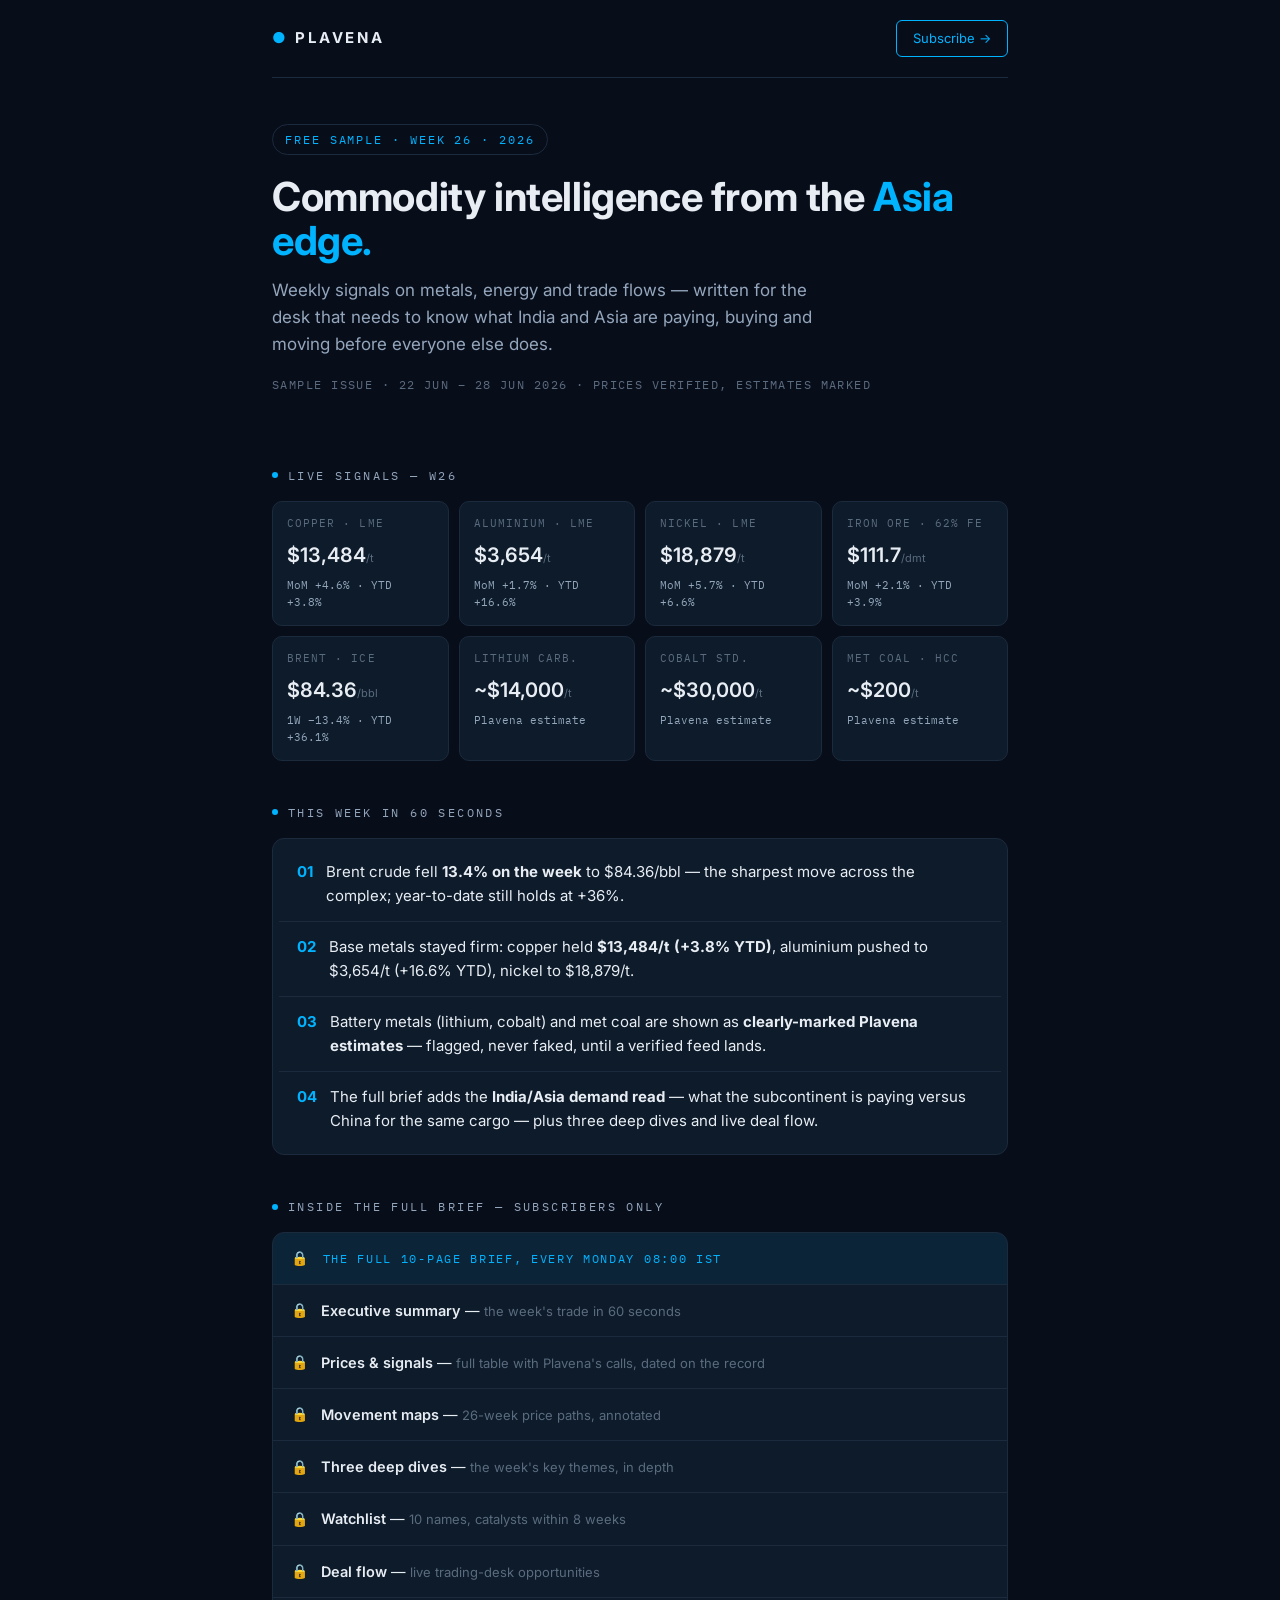
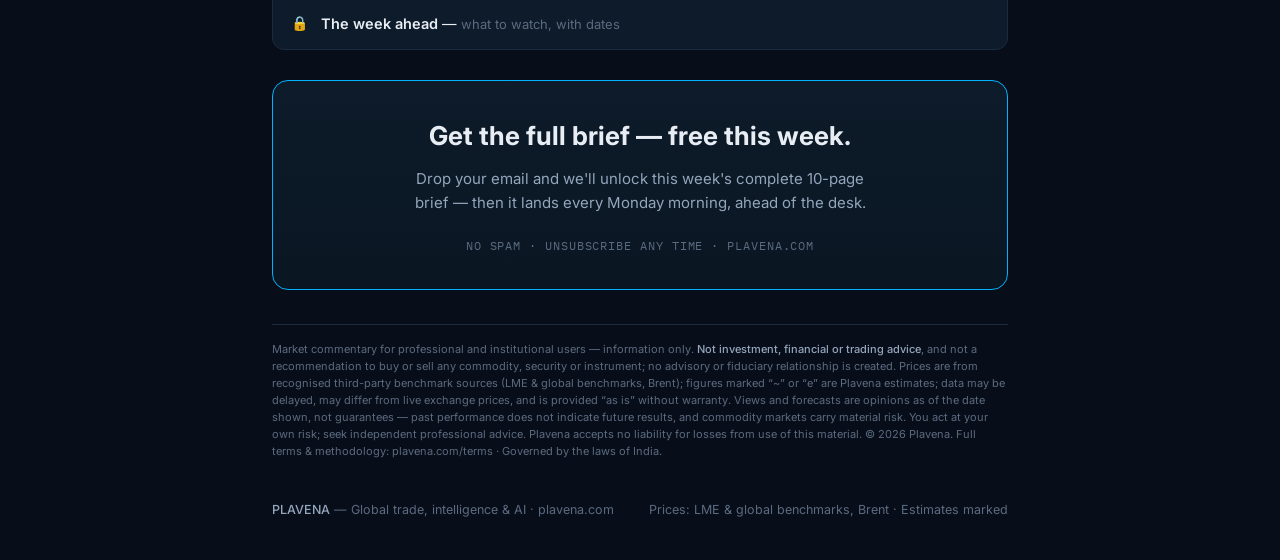
<file: docs/sample.html>
<!DOCTYPE html>
<html lang="en">
<head>
<meta charset="utf-8">
<meta name="viewport" content="width=device-width, initial-scale=1">
<title>Plavena Weekly Brief — Free Sample (W26 2026)</title>
<meta name="description" content="A free sample of the Plavena Weekly Intelligence Brief — metals, energy and trade flows read from the India/Asia demand side. Real prices, honest estimates.">
<link rel="preconnect" href="https://fonts.googleapis.com">
<link rel="preconnect" href="https://fonts.gstatic.com" crossorigin>
<link href="https://fonts.googleapis.com/css2?family=Inter:wght@400;500;600;700&family=IBM+Plex+Mono:wght@400;500&display=swap" rel="stylesheet">
<style>
  :root{
    --bg:#080D1A; --card:#0D1B2A; --line:#1B2A3D;
    --accent:#00B3FF; --pos:#2BD17E; --neg:#FF5A5F; --warn:#F4B740;
    --tx:#E8EDF4; --tx2:#94A6BC; --tx3:#5B6B7F;
  }
  *{box-sizing:border-box; margin:0; padding:0}
  body{background:var(--bg); color:var(--tx); font-family:'Inter',system-ui,sans-serif; line-height:1.6; -webkit-font-smoothing:antialiased}
  .mono{font-family:'IBM Plex Mono',monospace}
  .wrap{max-width:780px; margin:0 auto; padding:0 22px}
  a{color:inherit; text-decoration:none}
  .topbar{display:flex; align-items:center; justify-content:space-between; padding:20px 0; border-bottom:1px solid var(--line)}
  .brand{font-weight:700; letter-spacing:.18em; font-size:15px}
  .brand b{color:var(--accent)}
  .navsub{font-size:13px; color:var(--accent); border:1px solid var(--accent); padding:7px 16px; border-radius:6px}
  .hero{padding:46px 0 30px}
  .badge{display:inline-block; font-family:'IBM Plex Mono',monospace; font-size:12px; letter-spacing:.16em; color:var(--accent); border:1px solid var(--line); padding:5px 12px; border-radius:20px; margin-bottom:20px}
  .hero h1{font-size:40px; line-height:1.1; font-weight:700; letter-spacing:-.01em; margin-bottom:14px}
  .hero h1 span{color:var(--accent)}
  .hero p{font-size:17px; color:var(--tx2); max-width:560px}
  .meta{font-family:'IBM Plex Mono',monospace; font-size:12px; color:var(--tx3); letter-spacing:.12em; margin-top:16px}
  .sec-label{display:flex; align-items:center; gap:10px; font-family:'IBM Plex Mono',monospace; font-size:12px; letter-spacing:.2em; color:var(--tx2); text-transform:uppercase; margin:42px 0 16px}
  .sec-label .dot{width:6px; height:6px; border-radius:50%; background:var(--accent)}
  .grid{display:grid; grid-template-columns:repeat(4,1fr); gap:10px}
  .sig{background:var(--card); border:1px solid var(--line); border-radius:10px; padding:13px 14px}
  .sig .nm{font-family:'IBM Plex Mono',monospace; font-size:10.5px; letter-spacing:.1em; color:var(--tx3)}
  .sig .px{font-size:20px; font-weight:600; margin-top:7px}
  .sig .px small{font-size:11px; color:var(--tx3); font-weight:400}
  .sig .mv{font-family:'IBM Plex Mono',monospace; font-size:11px; margin-top:6px; color:var(--tx2)}
  .up{color:var(--pos)} .down{color:var(--neg)} .est{color:var(--warn)}
  .sixty{background:var(--card); border:1px solid var(--line); border-radius:12px; padding:8px 6px}
  .sixty li{list-style:none; display:flex; gap:13px; padding:13px 18px; border-bottom:1px solid var(--line); font-size:15px; color:var(--tx)}
  .sixty li:last-child{border-bottom:none}
  .sixty li i{color:var(--accent); font-style:normal; font-weight:700}
  .locked{background:var(--card); border:1px solid var(--line); border-radius:12px; overflow:hidden}
  .locked .row{display:flex; align-items:center; gap:13px; padding:14px 18px; border-bottom:1px solid var(--line); font-size:14.5px}
  .locked .row:last-child{border-bottom:none}
  .locked .row .lk{color:var(--tx3); font-size:14px}
  .locked .row .t{flex:1}
  .locked .row .t b{font-weight:600}
  .locked .row .t span{color:var(--tx3); font-size:13px}
  .locked .row.head{background:rgba(0,179,255,.06); color:var(--accent); font-family:'IBM Plex Mono',monospace; font-size:12px; letter-spacing:.14em; text-transform:uppercase}
  .cta{background:linear-gradient(180deg,var(--card),#0a1622); border:1px solid var(--accent); border-radius:16px; padding:34px 30px; margin:30px 0 10px; text-align:center}
  .cta h2{font-size:26px; font-weight:700; margin-bottom:10px}
  .cta p{color:var(--tx2); font-size:15px; max-width:480px; margin:0 auto 22px}
  #hs-form-target{max-width:470px; margin:0 auto 4px}
  #hs-form-target form.hs-form{display:flex; flex-wrap:wrap; gap:10px; align-items:flex-start; justify-content:center}
  #hs-form-target .hs-form-field{flex:1 1 250px; text-align:left; margin:0}
  #hs-form-target .hs-form-field>label{position:absolute; width:1px; height:1px; overflow:hidden; clip:rect(0 0 0 0)}
  #hs-form-target .hs-input{width:100%; background:#0a1622; border:1px solid var(--line); color:var(--tx); padding:13px 14px; border-radius:8px; font-size:15px; font-family:'Inter',sans-serif}
  #hs-form-target .hs-input::placeholder{color:var(--tx3)}
  #hs-form-target .hs-input:focus{outline:none; border-color:var(--accent)}
  #hs-form-target .hs_submit{flex:0 0 auto; margin:0}
  #hs-form-target .hs-button{background:var(--accent); color:#04111E; font-weight:600; font-size:15px; padding:13px 26px; border:none; border-radius:8px; cursor:pointer; font-family:'Inter',sans-serif}
  #hs-form-target .hs-button:hover{filter:brightness(1.08)}
  #hs-form-target .hs-error-msgs{list-style:none; padding:0; margin:6px 0 0; color:var(--neg); font-size:12.5px}
  #hs-form-target .hs-form-required{color:var(--neg)}
  .btn{display:inline-block; background:var(--accent); color:#04111E; font-weight:600; font-size:16px; padding:14px 30px; border-radius:8px}
  .ctasub{font-family:'IBM Plex Mono',monospace; font-size:11.5px; color:var(--tx3); margin-top:16px; letter-spacing:.08em}
  .foot{border-top:1px solid var(--line); margin-top:46px; padding:26px 0 40px; display:flex; justify-content:space-between; flex-wrap:wrap; gap:10px; font-size:12.5px; color:var(--tx3)}
  .foot b{color:var(--tx2); font-weight:500}
  @media(max-width:640px){ .grid{grid-template-columns:repeat(2,1fr)} .hero h1{font-size:30px} }
</style>
</head>
<body>
<div class="wrap">

  <div class="topbar">
    <div class="brand"><b>●</b> PLAVENA</div>
    <a class="navsub" href="https://www.plavena.com/subscribe">Subscribe →</a>
  </div>

  <header class="hero">
    <span class="badge">FREE SAMPLE · WEEK 26 · 2026</span>
    <h1>Commodity intelligence from the <span>Asia edge.</span></h1>
    <p>Weekly signals on metals, energy and trade flows — written for the desk that needs to know what India and Asia are paying, buying and moving before everyone else does.</p>
    <div class="meta">SAMPLE ISSUE · 22 JUN – 28 JUN 2026 · PRICES VERIFIED, ESTIMATES MARKED</div>
  </header>

  <div class="sec-label"><span class="dot"></span> Live signals — W26</div>
  <div class="grid">
    <div class="sig"><div class="nm">COPPER · LME</div><div class="px">$13,484<small>/t</small></div><div class="mv up">MoM +4.6% · YTD +3.8%</div></div>
    <div class="sig"><div class="nm">ALUMINIUM · LME</div><div class="px">$3,654<small>/t</small></div><div class="mv up">MoM +1.7% · YTD +16.6%</div></div>
    <div class="sig"><div class="nm">NICKEL · LME</div><div class="px">$18,879<small>/t</small></div><div class="mv up">MoM +5.7% · YTD +6.6%</div></div>
    <div class="sig"><div class="nm">IRON ORE · 62% FE</div><div class="px">$111.7<small>/dmt</small></div><div class="mv up">MoM +2.1% · YTD +3.9%</div></div>
    <div class="sig"><div class="nm">BRENT · ICE</div><div class="px">$84.36<small>/bbl</small></div><div class="mv down">1W −13.4% · YTD +36.1%</div></div>
    <div class="sig"><div class="nm">LITHIUM CARB.</div><div class="px">~$14,000<small>/t</small></div><div class="mv est">Plavena estimate</div></div>
    <div class="sig"><div class="nm">COBALT STD.</div><div class="px">~$30,000<small>/t</small></div><div class="mv est">Plavena estimate</div></div>
    <div class="sig"><div class="nm">MET COAL · HCC</div><div class="px">~$200<small>/t</small></div><div class="mv est">Plavena estimate</div></div>
  </div>

  <div class="sec-label"><span class="dot"></span> This week in 60 seconds</div>
  <ul class="sixty">
    <li><i>01</i><div>Brent crude fell <b>13.4% on the week</b> to $84.36/bbl — the sharpest move across the complex; year-to-date still holds at +36%.</div></li>
    <li><i>02</i><div>Base metals stayed firm: copper held <b>$13,484/t (+3.8% YTD)</b>, aluminium pushed to $3,654/t (+16.6% YTD), nickel to $18,879/t.</div></li>
    <li><i>03</i><div>Battery metals (lithium, cobalt) and met coal are shown as <b>clearly-marked Plavena estimates</b> — flagged, never faked, until a verified feed lands.</div></li>
    <li><i>04</i><div>The full brief adds the <b>India/Asia demand read</b> — what the subcontinent is paying versus China for the same cargo — plus three deep dives and live deal flow.</div></li>
  </ul>

  <div class="sec-label"><span class="dot"></span> Inside the full brief — subscribers only</div>
  <div class="locked">
    <div class="row head"><div class="lk">🔒</div><div class="t">The full 10-page brief, every Monday 08:00 IST</div></div>
    <div class="row"><div class="lk">🔒</div><div class="t"><b>Executive summary</b> — <span>the week's trade in 60 seconds</span></div></div>
    <div class="row"><div class="lk">🔒</div><div class="t"><b>Prices &amp; signals</b> — <span>full table with Plavena's calls, dated on the record</span></div></div>
    <div class="row"><div class="lk">🔒</div><div class="t"><b>Movement maps</b> — <span>26-week price paths, annotated</span></div></div>
    <div class="row"><div class="lk">🔒</div><div class="t"><b>Three deep dives</b> — <span>the week's key themes, in depth</span></div></div>
    <div class="row"><div class="lk">🔒</div><div class="t"><b>Watchlist</b> — <span>10 names, catalysts within 8 weeks</span></div></div>
    <div class="row"><div class="lk">🔒</div><div class="t"><b>Deal flow</b> — <span>live trading-desk opportunities</span></div></div>
    <div class="row"><div class="lk">🔒</div><div class="t"><b>The week ahead</b> — <span>what to watch, with dates</span></div></div>
  </div>

  <div class="cta">
    <h2 id="cta-h">Get the full brief — free this week.</h2>
    <p id="cta-sub">Drop your email and we'll unlock this week's complete 10-page brief — then it lands every Monday morning, ahead of the desk.</p>
    <div id="hs-form-target"></div>
    <div id="cta-success" style="display:none;">
      <div style="font-size:18px; color:var(--pos); margin-bottom:14px;">✓ You're in — your brief is unlocked.</div>
      <a class="btn" href="https://har50.github.io/plavena-reports/" target="_blank" rel="noopener">Open the full weekly brief →</a>
      <div style="margin-top:16px; font-size:13px;"><a href="https://www.plavena.com/subscribe" style="color:var(--accent);">Want it every Monday? Subscribe →</a></div>
    </div>
    <div class="ctasub">NO SPAM · UNSUBSCRIBE ANY TIME · PLAVENA.COM</div>
  </div>

  <p style="font-size:11px; color:var(--tx3); line-height:1.55; margin-top:34px; padding-top:16px; border-top:1px solid var(--line);">
    Market commentary for professional and institutional users — information only. <b style="color:var(--tx2);font-weight:500;">Not investment, financial or trading advice</b>, and not a recommendation to buy or sell any commodity, security or instrument; no advisory or fiduciary relationship is created. Prices are from recognised third-party benchmark sources (LME &amp; global benchmarks, Brent); figures marked &ldquo;~&rdquo; or &ldquo;e&rdquo; are Plavena estimates; data may be delayed, may differ from live exchange prices, and is provided &ldquo;as is&rdquo; without warranty. Views and forecasts are opinions as of the date shown, not guarantees — past performance does not indicate future results, and commodity markets carry material risk. You act at your own risk; seek independent professional advice. Plavena accepts no liability for losses from use of this material. &copy; 2026 Plavena. Full terms &amp; methodology: plavena.com/terms · Governed by the laws of India.
  </p>
  <div class="foot" style="border-top:none; margin-top:14px;">
    <div><b>PLAVENA</b> — Global trade, intelligence &amp; AI · plavena.com</div>
    <div>Prices: LME &amp; global benchmarks, Brent · Estimates marked</div>
  </div>

</div>

<script charset="utf-8" type="text/javascript" src="https://js-na2.hsforms.net/forms/embed/v2.js"></script>
<script>
  hbspt.forms.create({
    portalId: "246330048",
    formId: "356611e8-3bbe-4055-abe2-91f229bf8cd9",
    region: "na2",
    target: "#hs-form-target",
    onFormReady: function(){
      var el = document.querySelector('#hs-form-target input.hs-input');
      if (el) el.setAttribute('placeholder', 'you@company.com');
    },
    onFormSubmitted: function(){
      var hide = ['hs-form-target','cta-sub'];
      hide.forEach(function(id){ var e=document.getElementById(id); if(e) e.style.display='none'; });
      var s=document.getElementById('cta-success'); if(s) s.style.display='block';
      var h=document.getElementById('cta-h'); if(h) h.textContent='Done — welcome aboard.';
    }
  });
</script>
</body>
</html>
</file>
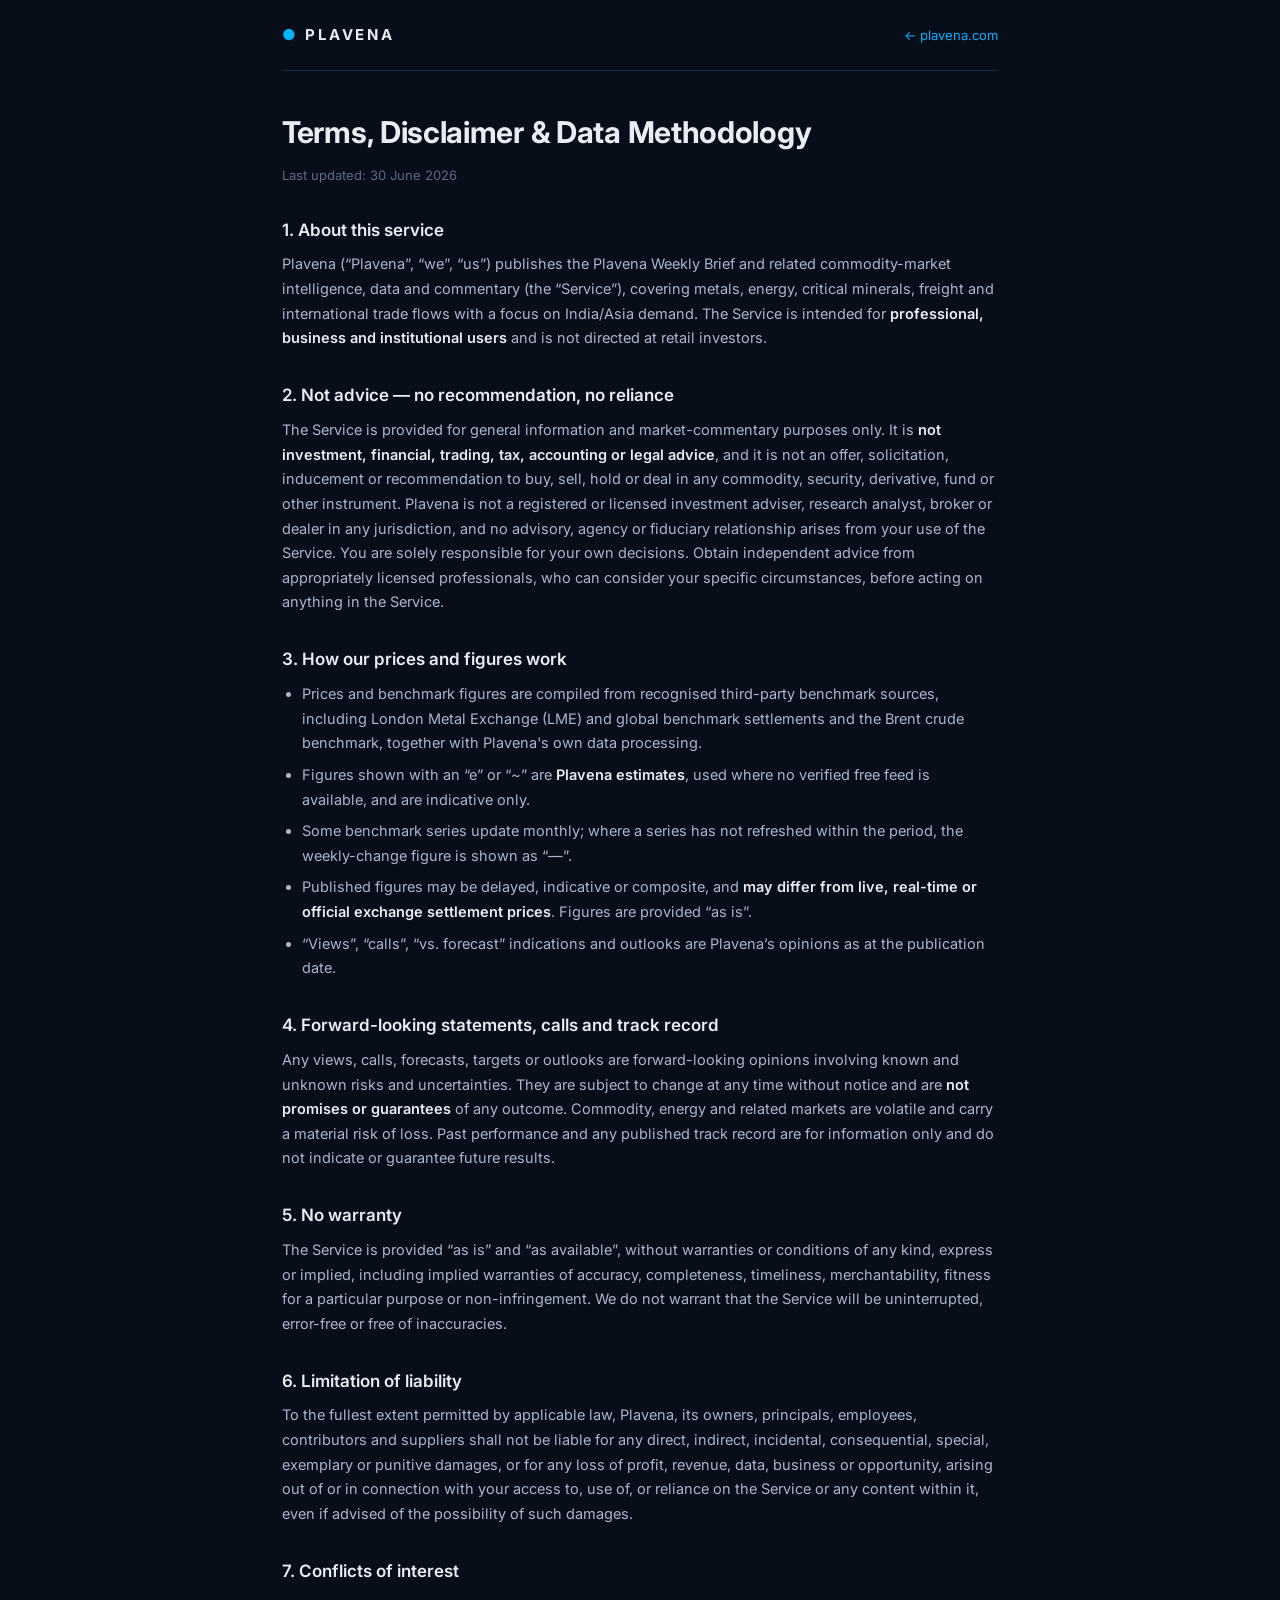
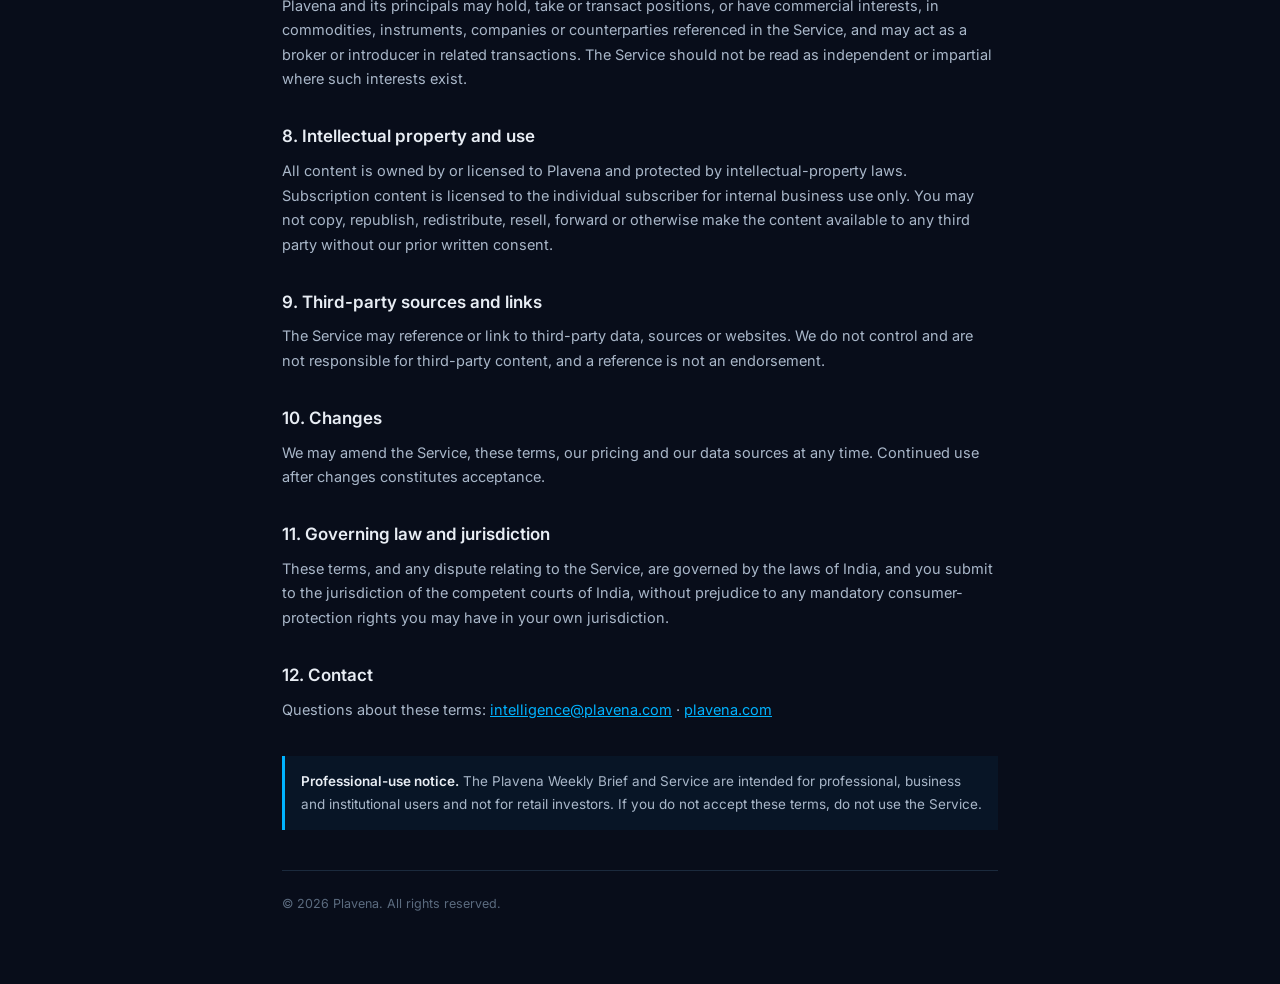
<file: docs/terms.html>
<!DOCTYPE html>
<html lang="en">
<head>
<meta charset="utf-8">
<meta name="viewport" content="width=device-width, initial-scale=1">
<title>Plavena — Terms, Disclaimer &amp; Data Methodology</title>
<link rel="preconnect" href="https://fonts.googleapis.com">
<link rel="preconnect" href="https://fonts.gstatic.com" crossorigin>
<link href="https://fonts.googleapis.com/css2?family=Inter:wght@400;500;600;700&display=swap" rel="stylesheet">
<style>
  :root{--bg:#080D1A;--card:#0D1B2A;--line:#1B2A3D;--accent:#00B3FF;--tx:#E8EDF4;--tx2:#A9B7C9;--tx3:#5B6B7F}
  *{box-sizing:border-box;margin:0;padding:0}
  body{background:var(--bg);color:var(--tx);font-family:'Inter',system-ui,sans-serif;line-height:1.7}
  .wrap{max-width:760px;margin:0 auto;padding:0 22px 70px}
  .top{display:flex;align-items:center;justify-content:space-between;padding:22px 0;border-bottom:1px solid var(--line)}
  .brand{font-weight:700;letter-spacing:.18em;font-size:15px}.brand b{color:var(--accent)}
  .top a{color:var(--accent);font-size:13px;text-decoration:none}
  h1{font-size:30px;font-weight:700;margin:36px 0 6px;letter-spacing:-.01em}
  .upd{font-size:13px;color:var(--tx3);margin-bottom:30px}
  h2{font-size:17px;font-weight:600;margin:30px 0 8px;color:var(--tx)}
  p,li{font-size:14.5px;color:var(--tx2);margin-bottom:11px}
  ul{padding-left:20px}li{margin-bottom:7px}
  b,strong{color:var(--tx);font-weight:600}
  .note{background:rgba(0,179,255,.05);border-left:3px solid var(--accent);padding:14px 16px;font-size:13.5px;color:var(--tx2);margin-top:34px}
  .foot{border-top:1px solid var(--line);margin-top:40px;padding-top:22px;font-size:12.5px;color:var(--tx3)}
  a{color:var(--accent)}
</style>
</head>
<body>
<div class="wrap">
  <div class="top"><div class="brand"><b>●</b> PLAVENA</div><a href="https://www.plavena.com">← plavena.com</a></div>

  <h1>Terms, Disclaimer &amp; Data Methodology</h1>
  <div class="upd">Last updated: 30 June 2026</div>

  <h2>1. About this service</h2>
  <p>Plavena (&ldquo;Plavena&rdquo;, &ldquo;we&rdquo;, &ldquo;us&rdquo;) publishes the Plavena Weekly Brief and related commodity-market intelligence, data and commentary (the &ldquo;Service&rdquo;), covering metals, energy, critical minerals, freight and international trade flows with a focus on India/Asia demand. The Service is intended for <b>professional, business and institutional users</b> and is not directed at retail investors.</p>

  <h2>2. Not advice — no recommendation, no reliance</h2>
  <p>The Service is provided for general information and market-commentary purposes only. It is <b>not investment, financial, trading, tax, accounting or legal advice</b>, and it is not an offer, solicitation, inducement or recommendation to buy, sell, hold or deal in any commodity, security, derivative, fund or other instrument. Plavena is not a registered or licensed investment adviser, research analyst, broker or dealer in any jurisdiction, and no advisory, agency or fiduciary relationship arises from your use of the Service. You are solely responsible for your own decisions. Obtain independent advice from appropriately licensed professionals, who can consider your specific circumstances, before acting on anything in the Service.</p>

  <h2>3. How our prices and figures work</h2>
  <ul>
    <li>Prices and benchmark figures are compiled from recognised third-party benchmark sources, including London Metal Exchange (LME) and global benchmark settlements and the Brent crude benchmark, together with Plavena's own data processing.</li>
    <li>Figures shown with an &ldquo;e&rdquo; or &ldquo;~&rdquo; are <b>Plavena estimates</b>, used where no verified free feed is available, and are indicative only.</li>
    <li>Some benchmark series update monthly; where a series has not refreshed within the period, the weekly-change figure is shown as &ldquo;—&rdquo;.</li>
    <li>Published figures may be delayed, indicative or composite, and <b>may differ from live, real-time or official exchange settlement prices</b>. Figures are provided &ldquo;as is&rdquo;.</li>
    <li>&ldquo;Views&rdquo;, &ldquo;calls&rdquo;, &ldquo;vs. forecast&rdquo; indications and outlooks are Plavena&rsquo;s opinions as at the publication date.</li>
  </ul>

  <h2>4. Forward-looking statements, calls and track record</h2>
  <p>Any views, calls, forecasts, targets or outlooks are forward-looking opinions involving known and unknown risks and uncertainties. They are subject to change at any time without notice and are <b>not promises or guarantees</b> of any outcome. Commodity, energy and related markets are volatile and carry a material risk of loss. Past performance and any published track record are for information only and do not indicate or guarantee future results.</p>

  <h2>5. No warranty</h2>
  <p>The Service is provided &ldquo;as is&rdquo; and &ldquo;as available&rdquo;, without warranties or conditions of any kind, express or implied, including implied warranties of accuracy, completeness, timeliness, merchantability, fitness for a particular purpose or non-infringement. We do not warrant that the Service will be uninterrupted, error-free or free of inaccuracies.</p>

  <h2>6. Limitation of liability</h2>
  <p>To the fullest extent permitted by applicable law, Plavena, its owners, principals, employees, contributors and suppliers shall not be liable for any direct, indirect, incidental, consequential, special, exemplary or punitive damages, or for any loss of profit, revenue, data, business or opportunity, arising out of or in connection with your access to, use of, or reliance on the Service or any content within it, even if advised of the possibility of such damages.</p>

  <h2>7. Conflicts of interest</h2>
  <p>Plavena and its principals may hold, take or transact positions, or have commercial interests, in commodities, instruments, companies or counterparties referenced in the Service, and may act as a broker or introducer in related transactions. The Service should not be read as independent or impartial where such interests exist.</p>

  <h2>8. Intellectual property and use</h2>
  <p>All content is owned by or licensed to Plavena and protected by intellectual-property laws. Subscription content is licensed to the individual subscriber for internal business use only. You may not copy, republish, redistribute, resell, forward or otherwise make the content available to any third party without our prior written consent.</p>

  <h2>9. Third-party sources and links</h2>
  <p>The Service may reference or link to third-party data, sources or websites. We do not control and are not responsible for third-party content, and a reference is not an endorsement.</p>

  <h2>10. Changes</h2>
  <p>We may amend the Service, these terms, our pricing and our data sources at any time. Continued use after changes constitutes acceptance.</p>

  <h2>11. Governing law and jurisdiction</h2>
  <p>These terms, and any dispute relating to the Service, are governed by the laws of India, and you submit to the jurisdiction of the competent courts of India, without prejudice to any mandatory consumer-protection rights you may have in your own jurisdiction.</p>

  <h2>12. Contact</h2>
  <p>Questions about these terms: <a href="mailto:intelligence@plavena.com">intelligence@plavena.com</a> · <a href="https://www.plavena.com">plavena.com</a></p>

  <div class="note"><b>Professional-use notice.</b> The Plavena Weekly Brief and Service are intended for professional, business and institutional users and not for retail investors. If you do not accept these terms, do not use the Service.</div>

  <div class="foot">&copy; 2026 Plavena. All rights reserved.</div>
</div>
</body>
</html>
</file>
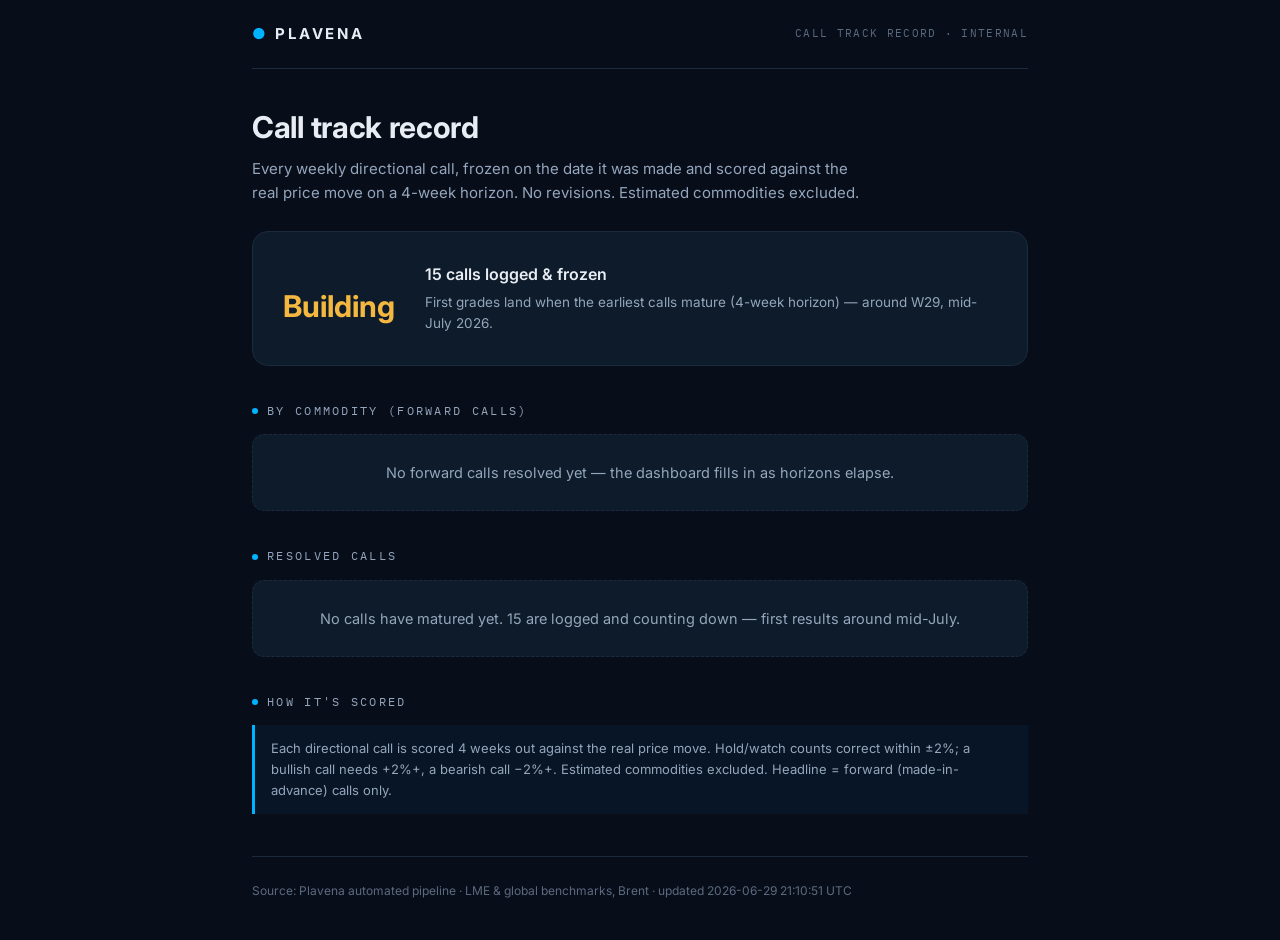
<file: docs/track-record.html>
<!DOCTYPE html>
<html lang="en">
<head>
<meta charset="utf-8">
<meta name="viewport" content="width=device-width, initial-scale=1">
<title>Plavena — Call Track Record</title>
<meta name="robots" content="noindex">
<link rel="preconnect" href="https://fonts.googleapis.com">
<link rel="preconnect" href="https://fonts.gstatic.com" crossorigin>
<link href="https://fonts.googleapis.com/css2?family=Inter:wght@400;500;600;700&family=IBM+Plex+Mono:wght@400;500&display=swap" rel="stylesheet">
<style>
  :root{--bg:#080D1A;--card:#0D1B2A;--line:#1B2A3D;--accent:#00B3FF;--pos:#2BD17E;--neg:#FF5A5F;--warn:#F4B740;--tx:#E8EDF4;--tx2:#94A6BC;--tx3:#5B6B7F}
  *{box-sizing:border-box;margin:0;padding:0}
  body{background:var(--bg);color:var(--tx);font-family:'Inter',system-ui,sans-serif;line-height:1.6}
  .mono{font-family:'IBM Plex Mono',monospace}
  .wrap{max-width:820px;margin:0 auto;padding:0 22px}
  .top{display:flex;align-items:center;justify-content:space-between;padding:22px 0;border-bottom:1px solid var(--line)}
  .brand{font-weight:700;letter-spacing:.18em;font-size:15px}.brand b{color:var(--accent)}
  .top .tag{font-family:'IBM Plex Mono',monospace;font-size:11px;color:var(--tx3);letter-spacing:.12em}
  h1{font-size:30px;font-weight:700;margin:34px 0 6px;letter-spacing:-.01em}
  .sub{color:var(--tx2);font-size:15px;margin-bottom:26px;max-width:620px}
  .hero{background:var(--card);border:1px solid var(--line);border-radius:16px;padding:30px;display:flex;align-items:center;gap:30px;flex-wrap:wrap}
  .big{font-size:54px;font-weight:700;line-height:1}
  .big small{font-size:18px;color:var(--tx2);font-weight:500}
  .hero .meta{flex:1;min-width:220px}
  .hero .meta h3{font-size:16px;font-weight:600;margin-bottom:4px}
  .hero .meta p{font-size:13.5px;color:var(--tx2)}
  .lbl{font-family:'IBM Plex Mono',monospace;font-size:11.5px;letter-spacing:.2em;text-transform:uppercase;color:var(--tx2);margin:36px 0 14px;display:flex;align-items:center;gap:9px}
  .lbl .dot{width:6px;height:6px;border-radius:50%;background:var(--accent)}
  .grid{display:grid;grid-template-columns:repeat(auto-fit,minmax(150px,1fr));gap:10px}
  .c{background:var(--card);border:1px solid var(--line);border-radius:10px;padding:14px 16px}
  .c .n{font-size:12px;color:var(--tx3);font-family:'IBM Plex Mono',monospace}
  .c .v{font-size:22px;font-weight:600;margin-top:6px}
  .c .s{font-size:12px;color:var(--tx2);margin-top:2px}
  table{width:100%;border-collapse:collapse;margin-top:6px;font-size:13.5px}
  th,td{text-align:left;padding:11px 10px;border-bottom:1px solid var(--line)}
  th{font-family:'IBM Plex Mono',monospace;font-size:11px;letter-spacing:.1em;text-transform:uppercase;color:var(--tx3);font-weight:400}
  .hit{color:var(--pos)}.miss{color:var(--neg)}.up{color:var(--pos)}.down{color:var(--neg)}
  .pill{font-family:'IBM Plex Mono',monospace;font-size:10.5px;letter-spacing:.06em;padding:2px 8px;border-radius:20px;border:1px solid var(--line);color:var(--tx2)}
  .empty{background:var(--card);border:1px dashed var(--line);border-radius:12px;padding:26px;text-align:center;color:var(--tx2);font-size:14.5px}
  .rule{background:rgba(0,179,255,.05);border-left:3px solid var(--accent);border-radius:0;padding:13px 16px;font-size:13px;color:var(--tx2);margin-top:8px}
  .foot{border-top:1px solid var(--line);margin-top:42px;padding:24px 0 40px;font-size:12px;color:var(--tx3)}
</style>
</head>
<body>
<div class="wrap">
  <div class="top"><div class="brand"><b>●</b> PLAVENA</div><div class="tag">CALL TRACK RECORD · INTERNAL</div></div>

  <h1>Call track record</h1>
  <p class="sub">Every weekly directional call, frozen on the date it was made and scored against the real price move on a 4-week horizon. No revisions. Estimated commodities excluded.</p>

  <div class="hero">
    <div><div id="big" class="big">—</div></div>
    <div class="meta"><h3 id="hero-h">Loading…</h3><p id="hero-p"></p></div>
  </div>

  <div class="lbl"><span class="dot"></span> By commodity (forward calls)</div>
  <div id="by" class="grid"><div class="empty">Nothing resolved yet.</div></div>

  <div class="lbl"><span class="dot"></span> Resolved calls</div>
  <div id="resolved"></div>

  <div class="lbl"><span class="dot"></span> How it's scored</div>
  <div id="rule" class="rule"></div>

  <div class="foot">Source: Plavena automated pipeline · LME &amp; global benchmarks, Brent · <span id="updated"></span></div>
</div>

<script>
(function(){
  var $=function(id){return document.getElementById(id)};
  fetch('track-record.json?t='+Date.now(),{cache:'no-cache'}).then(function(r){return r.json()}).then(render).catch(function(){
    $('hero-h').textContent='Track record not available yet';$('hero-p').textContent='The first scored run will publish it.';
  });

  function pct(v){return v===null||v===undefined?'—':v+'%'}
  function render(d){
    var o=d.overall||{}, rec=d.reconstructed||{};
    if(o.resolved>0){
      $('big').innerHTML=o.hit_rate+'<small>%</small>';
      $('hero-h').textContent=o.hits+' of '+o.resolved+' forward calls correct';
      $('hero-p').textContent=(d.open_calls||0)+' calls still open · headline counts made-in-advance calls only';
    } else {
      $('big').innerHTML='<span style="font-size:30px;color:var(--warn)">Building</span>';
      $('hero-h').textContent=(d.open_calls||0)+' calls logged & frozen';
      $('hero-p').textContent='First grades land when the earliest calls mature (4-week horizon) — around W29, mid-July 2026.';
    }
    // by commodity
    var by=d.by_commodity||{}, keys=Object.keys(by);
    if(keys.length){
      $('by').innerHTML=keys.map(function(k){var b=by[k];
        return '<div class="c"><div class="n">'+b.name+'</div><div class="v">'+pct(b.hit_rate)+'</div><div class="s">'+b.hits+'/'+b.resolved+' correct</div></div>';
      }).join('');
    } else {
      $('by').innerHTML='<div class="empty">No forward calls resolved yet — the dashboard fills in as horizons elapse.</div>';
    }
    // resolved table
    var rc=d.resolved_calls||[];
    if(rc.length){
      var rows=rc.map(function(c){
        var mv=(c.move_pct>=0?'+':'')+c.move_pct+'%';
        return '<tr><td class="mono">W'+c.week+'</td><td>'+c.commodity+'</td><td><span class="pill">'+String(c.view).toUpperCase()+'</span></td>'
          +'<td class="mono">'+c.spot+' &rarr; '+c.spot_resolve+'</td><td class="'+(c.move_pct>=0?'up':'down')+'">'+mv+'</td>'
          +'<td class="'+(c.result==='hit'?'hit':'miss')+'">'+(c.result==='hit'?'✓ hit':'✗ miss')+(c.reconstructed?' <span style="color:var(--tx3)">(backfill)</span>':'')+'</td></tr>';
      }).join('');
      $('resolved').innerHTML='<table><thead><tr><th>Week</th><th>Commodity</th><th>Call</th><th>Spot → 4wk</th><th>Move</th><th>Result</th></tr></thead><tbody>'+rows+'</tbody></table>';
    } else {
      $('resolved').innerHTML='<div class="empty">No calls have matured yet. '+(d.open_calls||0)+' are logged and counting down — first results around mid-July.</div>';
    }
    $('rule').textContent=d.rule||'';
    $('updated').textContent='updated '+(d.updated_utc||'').replace('T',' ').replace('Z',' UTC');
  }
})();
</script>
</body>
</html>
</file>
